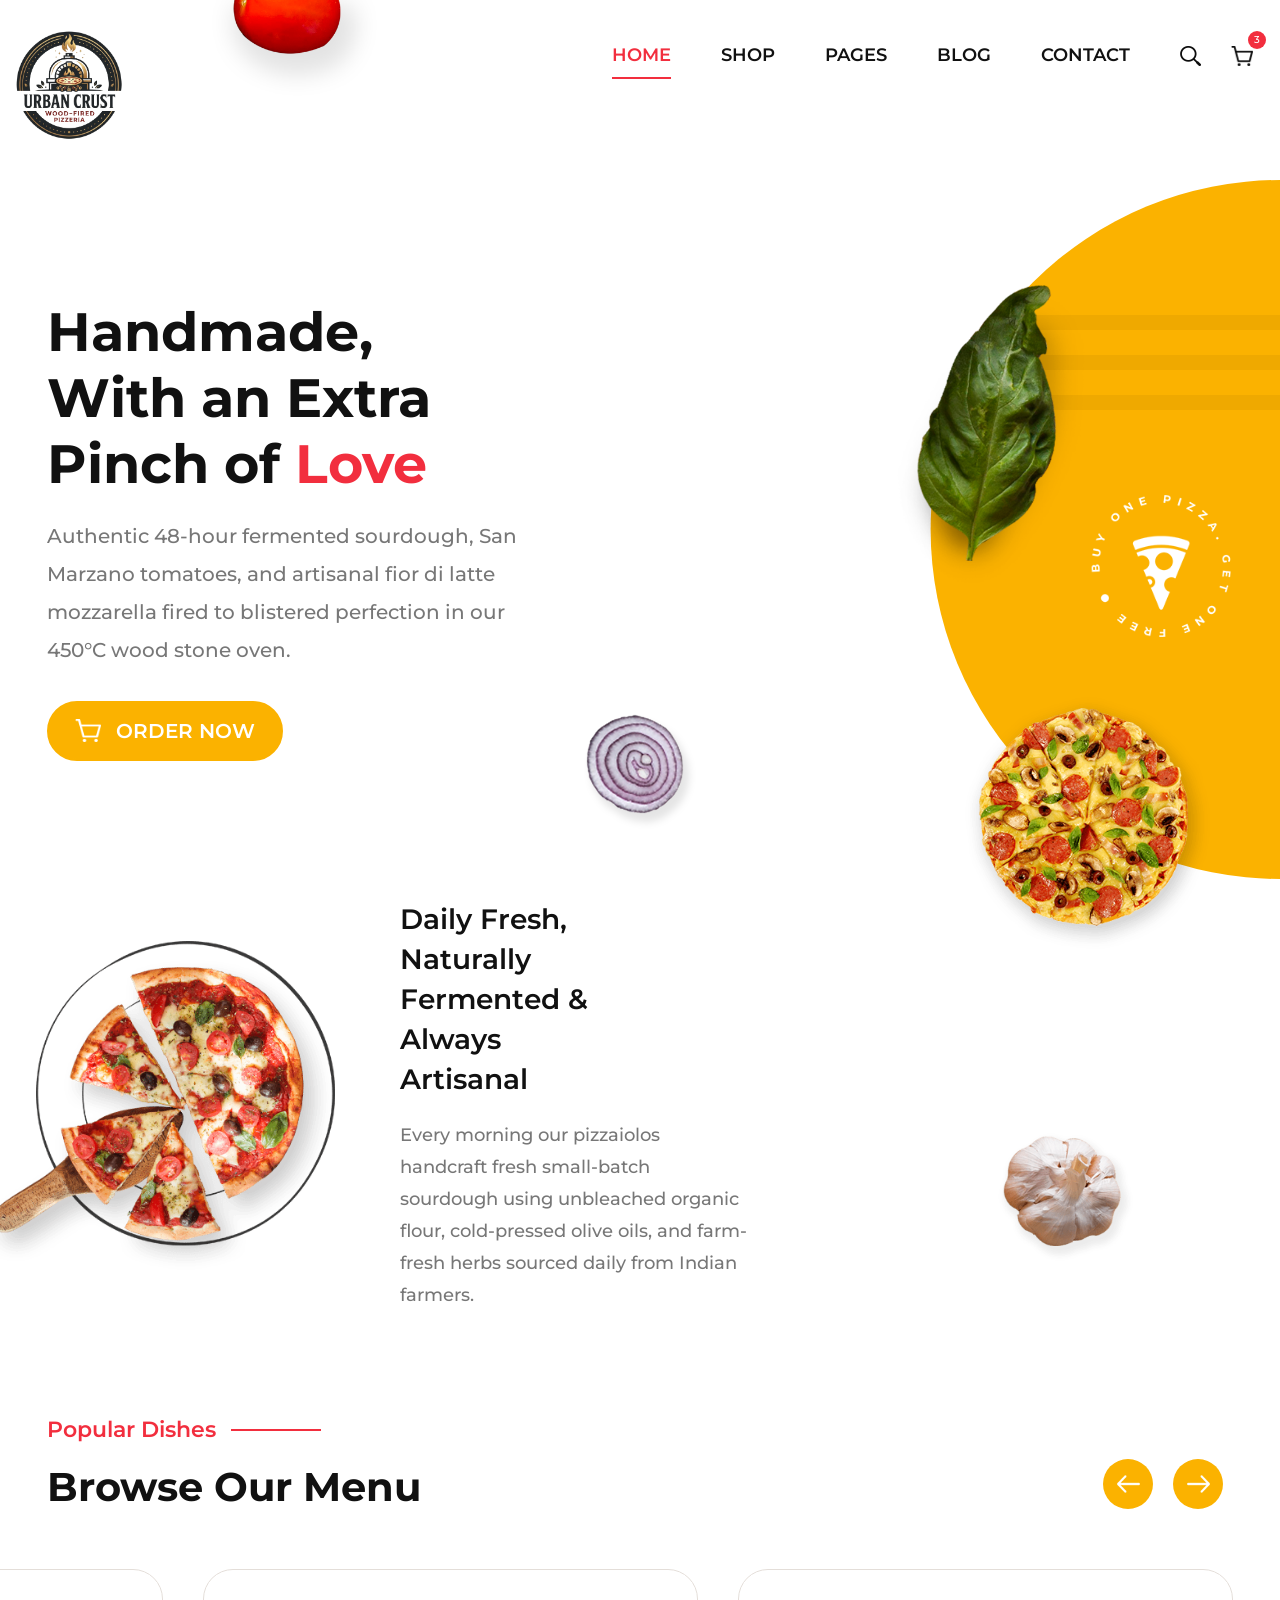
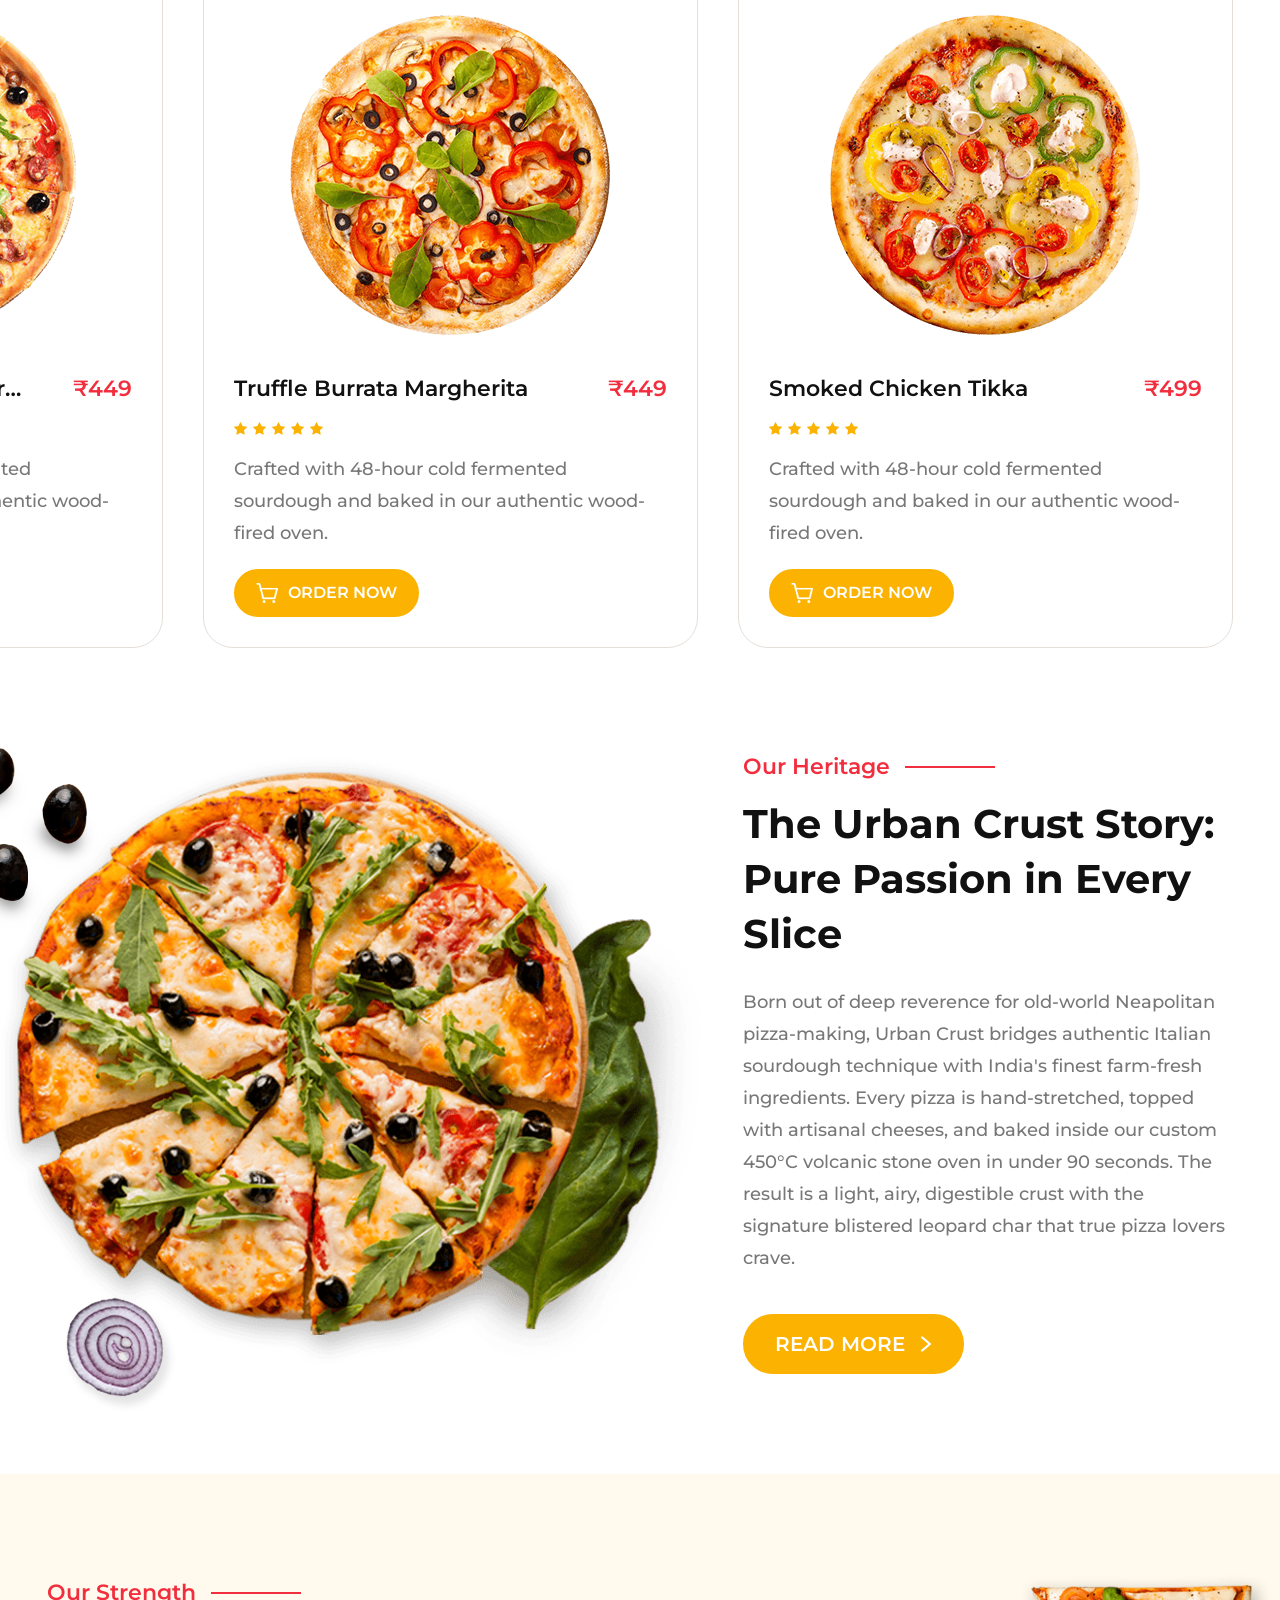
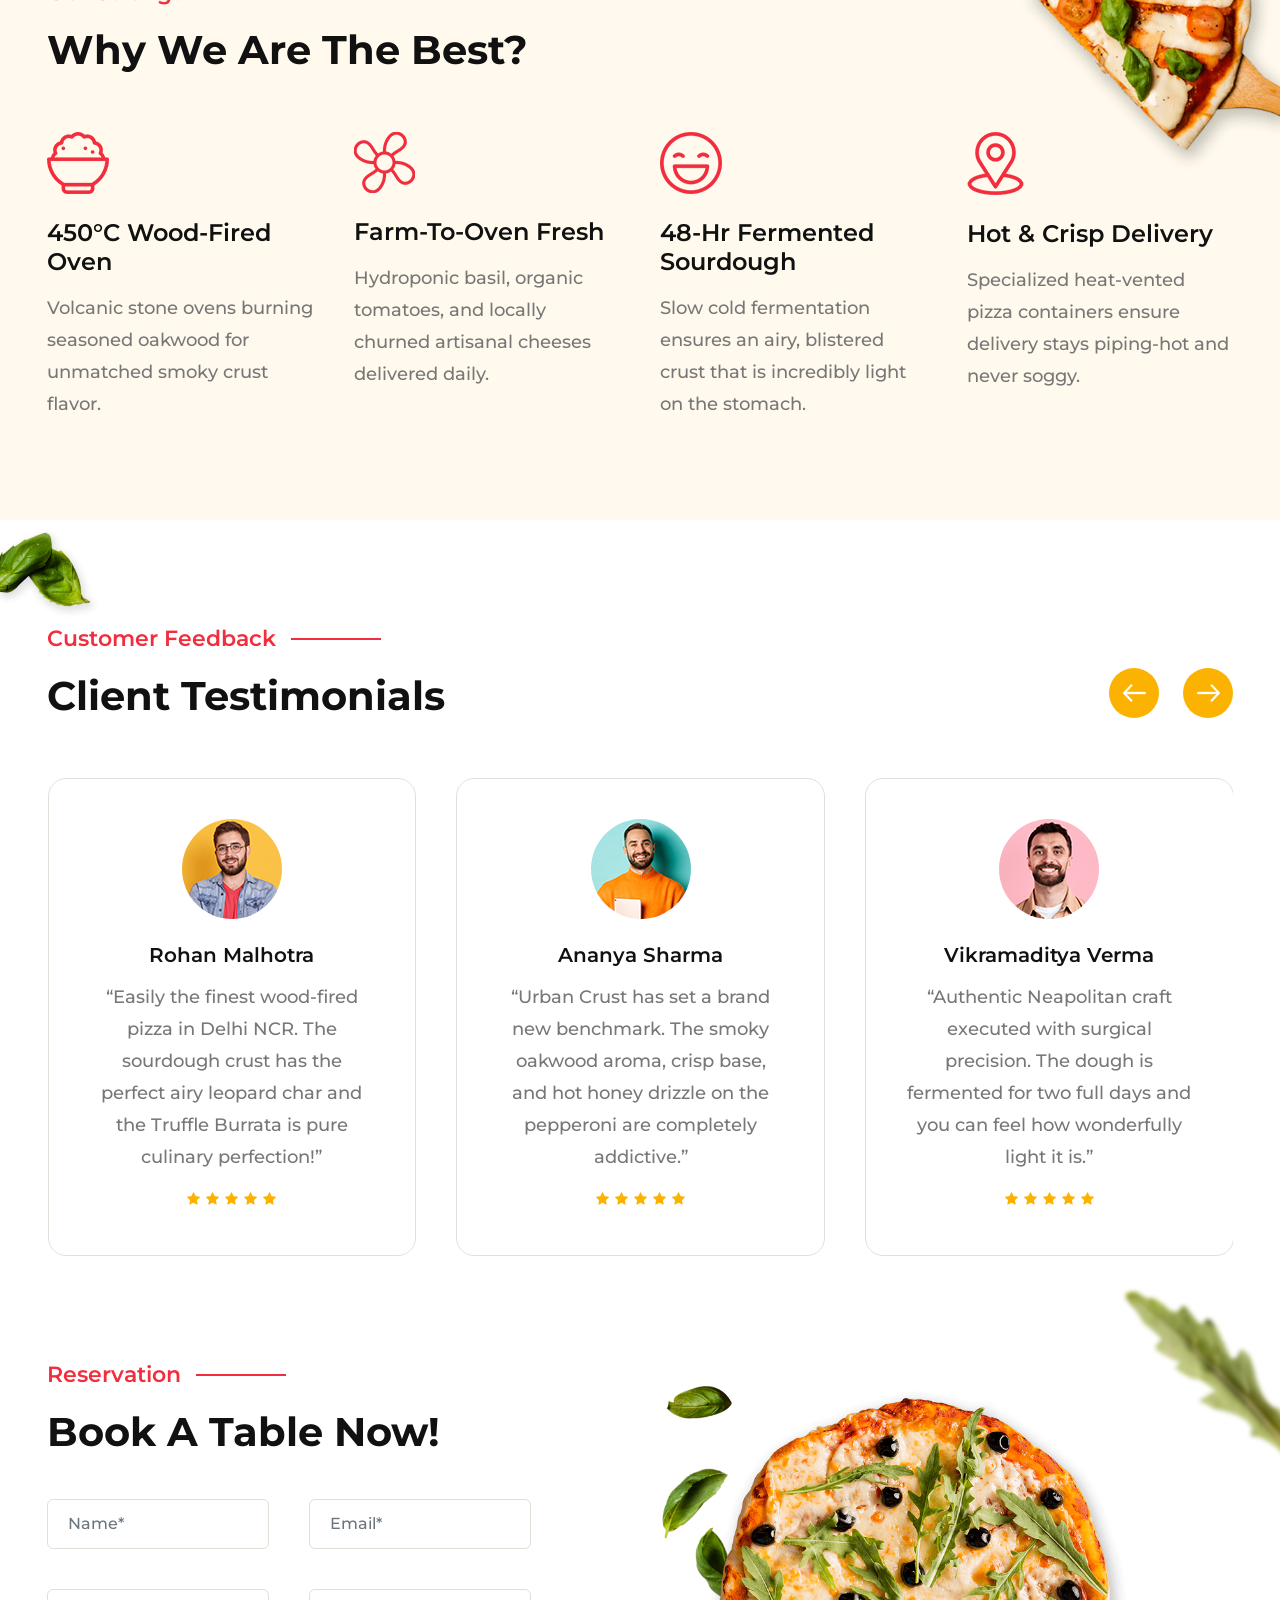
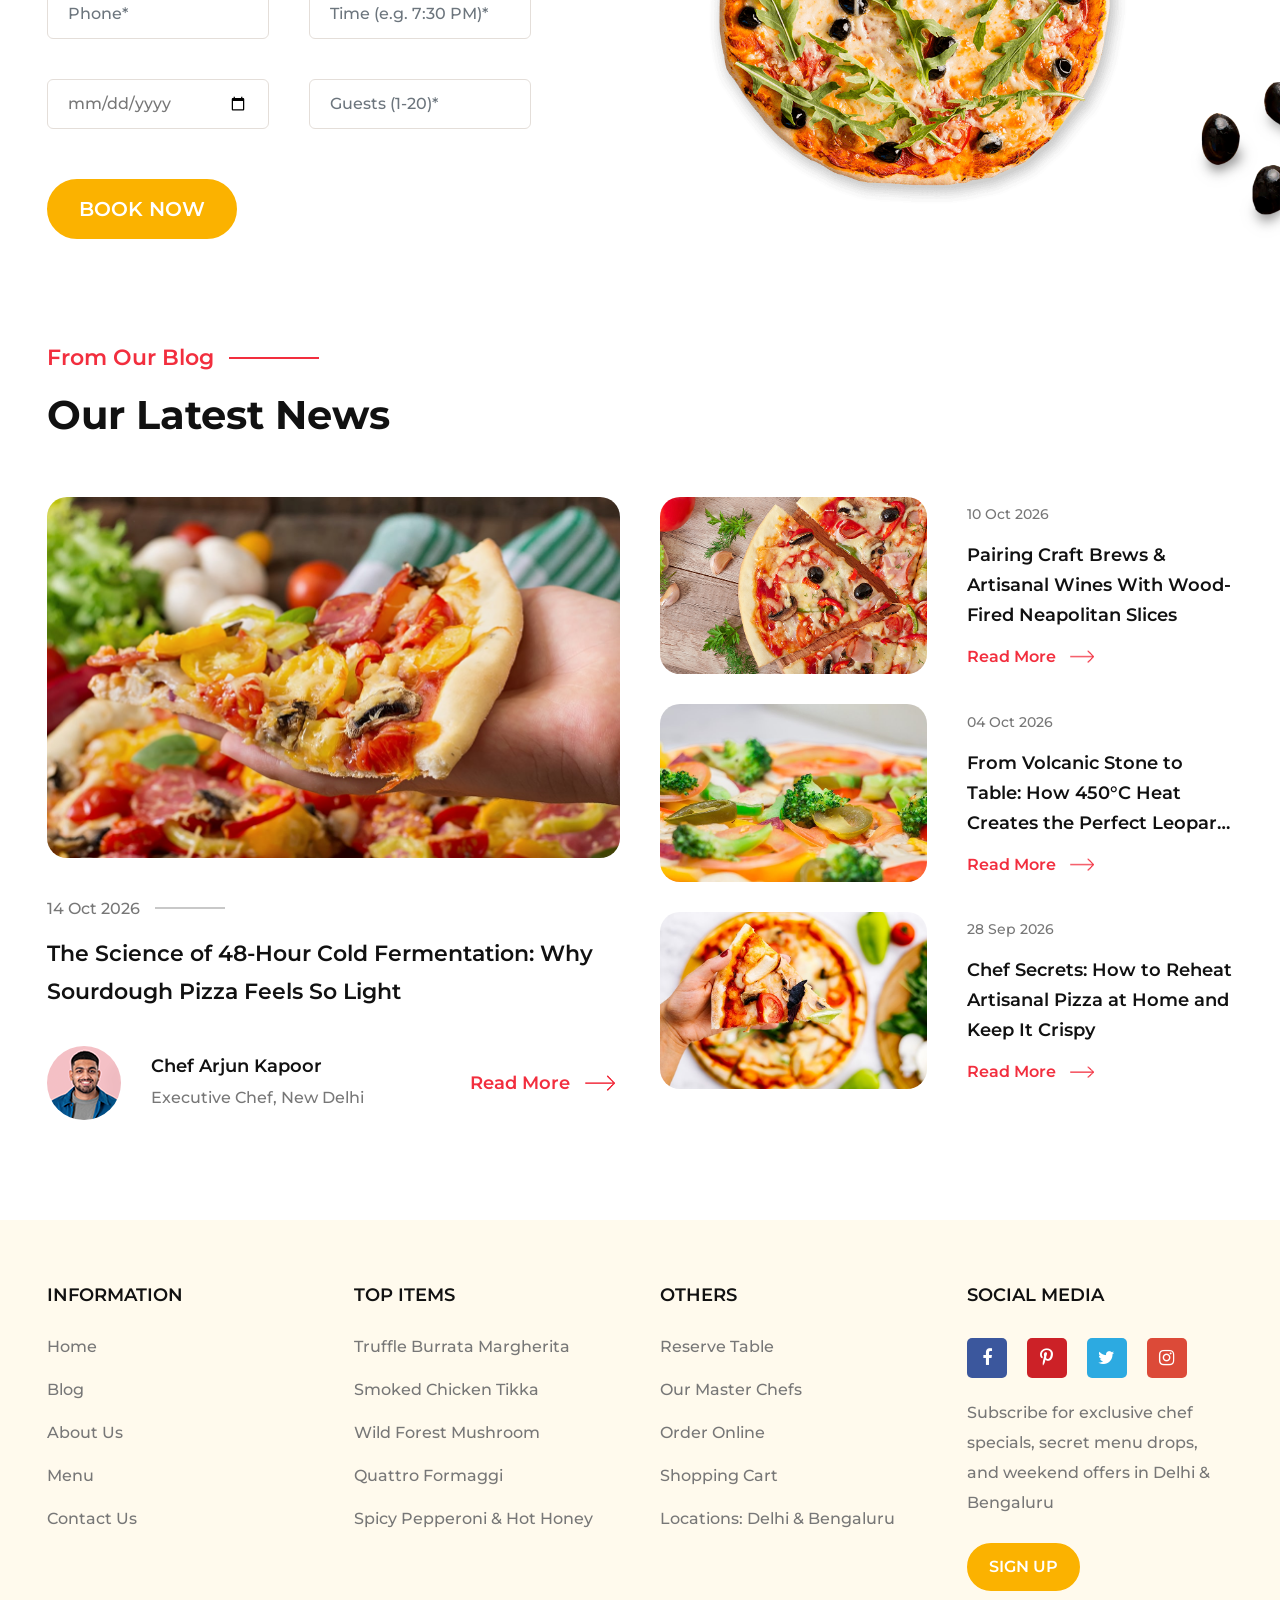
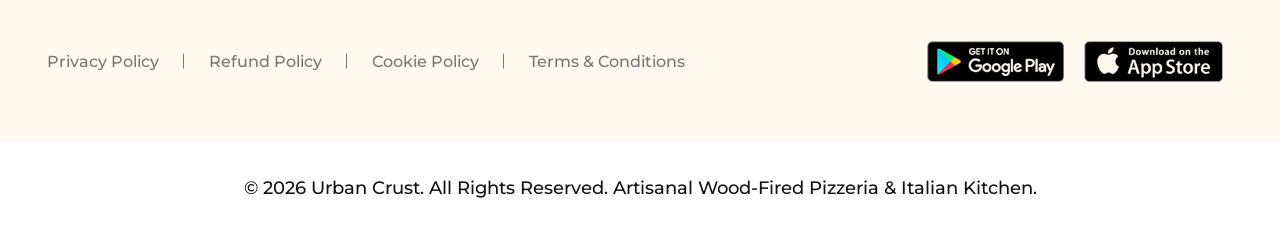
<file: index.html>
<!DOCTYPE html>
<html lang="en">

<head>
	<!-- Basic Page Needs -->
	<title>Urban Crust | Artisanal Wood-Fired Pizzeria & Italian Kitchen</title>
	<meta charset="utf-8">
    <meta name="viewport" content="width=device-width, initial-scale=1.0">
    <meta name="description" content="Urban Crust brings artisanal, 48-hour cold-fermented wood-fired Neapolitan pizzas, craft starters, handmade pastas, and Italian desserts to life in Delhi & Bengaluru.">
    <meta name="theme-color" content="#d93b1e">
    <meta property="og:title" content="Urban Crust | Artisanal Wood-Fired Pizzeria & Italian Kitchen">
    <meta property="og:description" content="Urban Crust brings artisanal, 48-hour cold-fermented wood-fired Neapolitan pizzas, craft starters, handmade pastas, and Italian desserts to life in Delhi & Bengaluru.">
    <meta property="og:type" content="website">
    <meta property="og:image" content="images/banner-img-1.png">


    <!-- CSS -->
    <link type="image/x-icon" href="images/favicon.png" rel="icon">
    <link rel="stylesheet" type="text/css" href="css/font-awesome.min.css">
    <link rel="stylesheet" type="text/css" href="css/bootstrap.min.css">
    <link rel="stylesheet" type="text/css" href="css/owl.carousel.css">
	<link rel="stylesheet" type="text/css" href="css/style.css">
</head>
<body>


	<!-- Preloader Start -->
	<div id="preloader" class="preloader">
		<div class="preloader-box">
			<img src="images/preloader.svg" alt="preloader">
		</div>
	</div>
	<!-- Preloader End -->


	<!-- Header Start -->
	<header>
		<div class="header-vacter">
			<img src="images/header-img.png" alt="Vacter Image">
		</div>
		<div class="container-big">
			<div class="header-inner">
				<div class="row align-items-center">
					<div class="col-xl-3 col-lg-3 col-md-3 col-5">
						<div class="header-logo">
							<a href="index.html"><img src="images/logo.png" alt="Urban Crust Logo"></a>
						</div>
					</div>
					<div class="col-xl-9 col-lg-9 col-md-9 col-7">
						<div class="main-menu">
							<div class="menu-toggle">
		                        <span></span>
		                    </div>
							<div class="menu">
								<div class="sidemenu-header">
									<div class="sidemenu-logo">
										<img src="images/logo.png" alt="Urban Crust Logo">
									</div>
									<div class="sidemenu-close">
										<span></span>
									</div>
								</div>
								<ul>
									<li class="active"><a href="index.html">Home</a></li>
									<li>
										<span class="opener"></span>
										<a href="javascript:void(0)">Shop</a>
										<ul class="dropdown-content">
											<li><a href="shop-list.html">Shop List</a></li>
											<li><a href="shop-detail.html">Shop Detail</a></li>
											<li><a href="cart.html">Cart</a></li>
											<li><a href="checkout.html">Checkout</a></li>
										</ul>
									</li>
									<li>
										<span class="opener"></span>
										<a href="javascript:void(0)">Pages</a>
										<ul class="dropdown-content">
											<li><a href="about.html">About Us</a></li>
											<li><a href="our-menu.html">Our Menu</a></li>
											<li><a href="our-team.html">Our Team</a></li>
											<li><a href="book-now.html">Book Now</a></li>
											<li><a href="404.html">404 Page</a></li>
										</ul>
									</li>
									<li>
										<span class="opener"></span>
										<a href="javascript:void(0)">Blog</a>
										<ul class="dropdown-content">
											<li><a href="blog-right.html">Blog Right</a></li>
											<li><a href="blog-left.html">Blog Left</a></li>
											<li><a href="blog-detail.html">Blog Detail</a></li>
										</ul>
									</li>
									<li><a href="contact-us.html">Contact</a></li>
								</ul>
							</div>
							<div class="icon-menu">
								<ul>
									<li class="search">
										<a href="javascript:void(0)">
											<img src="images/search-icon.png" class="normal-icon" alt="Search Icon">
											<img src="images/search-icon-2.png" class="hover-icon" alt="Search Icon">
										</a>
									</li>
									<li class="cart-slide position-r">
										<a href="javascript:void(0)">
											<img src="images/cart-icon.png" class="normal-icon" alt="Cart Icon">
											<img src="images/cart-icon-2.png" class="hover-icon" alt="Cart Icon">
											<span class="cart-count">0</span>
										</a>
									</li>
								</ul>
							</div>
						</div>
					</div>
				</div>
			</div>
		</div>
	</header>
	<!-- Header End -->


	<!-- Start Of Main Div -->
	<main class="main">

		<!-- Start Of Home Banner -->
		<section class="home-banner left-padding overflow-h">
			<div class="black-jamun wow fadeInLeft animation-delay-5">
				<img src="images/black-jamun.png" alt="Vacter Image">
			</div>
			<div class="home-onion wow fadeInUp animation-delay-5">
				<img src="images/onion.png" alt="Vacter Image">
			</div>
			<div class="row align-items-center">
				<div class="col-xl-5 col-lg-6 col-md-6 home-left-content wow fadeInLeft">
					<div class="home-banner-content">
						<h1 class="home-banner-title">Handmade, With an Extra Pinch of <span>Love</span></h1>
						<div class="home-banner-desc">
							<p>Authentic 48-hour fermented sourdough, San Marzano tomatoes, and artisanal fior di latte mozzarella fired to blistered perfection in our 450°C wood stone oven.</p>
						</div>
						<a href="shop-list.html" class="btn-ct btn-large"><img src="images/cart-icon-white.png" alt="Cart Icon"> Order Now</a>
					</div>
				</div>
				<div class="col-xl-7 col-lg-6 col-md-6 home-right-img">
					<div class="home-banner-img">
						<div class="home-img wow fadeInRight animation-delay-5">
							<div class="home-img-1">
								<img src="images/banner-img.png" alt="banner-img">
							</div>
							<div class="home-leaf">
								<img src="images/home-leaf.png" alt="home-leaf">
							</div>
						</div>
						<div class="home-img-bottom wow fadeInUp animation-delay-5">
							<img src="images/banner-img-bottom.png" alt="banner-img-bottom">
						</div>
						<div class="slider-round-box wow fadeInRight">
							<div class="slider-round">
								<span class="slider-round-line"></span>
								<div class="buy-one-get">
									<img src="images/buy-one-get.png" alt="Vacter Image">
								</div>
							</div>
						</div>
					</div>
				</div>
			</div>
		</section>
		<!-- End Of Home Banner -->


		<!-- Start Of Daily Fresh -->
		<section class="daily-fresh mb-150 overflow-h">
			<div class="daily-fresh-inner">
				<div class="fresh-img wow fadeInLeft">
					<img src="images/daily-fresh.png" alt="Daily Fresh">
				</div>
				<div class="fresh-content wow fadeInUp">
					<h3 class="title">Daily Fresh, Naturally Fermented & Always Artisanal</h3>
					<div class="fresh-des">
						<p>Every morning our pizzaiolos handcraft fresh small-batch sourdough using unbleached organic flour, cold-pressed olive oils, and farm-fresh herbs sourced daily from Indian farmers.</p>
					</div>
				</div>
			</div>
			<div class="daily-fresh-vacter wow fadeInUp animation-delay-5">
				<img src="images/daily-fresh-vacter.png" alt="Vacter icon">
			</div>
		</section>
		<!-- End Of Daily Fresh -->


		<!-- Start Of Our Menu -->
		<section class="our-menu position-r mb-150">
			<div class="our-menu-vacter wow fadeInRight">
				<img src="images/tamato.png" alt="Vacter Image">
			</div>
			<div class="container">
				<div class="section-heading wow fadeInLeft">
					<h5 class="sub-title">Popular Dishes</h5>
					<h2>Browse Our Menu</h2>
				</div>
			</div>
			<div class="wow fadeInLeft">
				<div class="our-menu-content right-padding">
					<div class="menu-slider owl-carousel">
						<div class="menu-item-box rotate-img">
							<div class="menu-item-img">
								<a href="shop-detail.html"><img src="images/pizza-4.png" alt="Menu Image"></a>
							</div>
							<div class="menu-item-info">
								<div class="menu-item-head">
									<div class="menu-item-title">
										<h5><a href="shop-detail.html">Wild Forest Mushroom & Truffle</a></h5>
									</div>
									<div class="menu-item-price">
										<span>₹449</span>
									</div>
								</div>
								<div class="item-rating">
									<ul>
										<li><i class="fa fa-star" aria-hidden="true"></i></li>
										<li><i class="fa fa-star" aria-hidden="true"></i></li>
										<li><i class="fa fa-star" aria-hidden="true"></i></li>
										<li><i class="fa fa-star" aria-hidden="true"></i></li>
										<li><i class="fa fa-star" aria-hidden="true"></i></li>
									</ul>
								</div>
								<div class="menu-item-des">
									<p>Crafted with 48-hour cold fermented sourdough and baked in our authentic wood-fired oven. </p>
								</div>
								<div class="menu-item-order">
									<a href="shop-detail.html" class="btn-ct btn-small"><img src="images/cart-icon-white.png" alt="Cart Icon"> Order Now</a>
								</div>
							</div>
						</div>
						<div class="menu-item-box rotate-img">
							<div class="menu-item-img">
								<a href="shop-detail.html"><img src="images/pizza-1.png" alt="Menu Image"></a>
							</div>
							<div class="menu-item-info">
								<div class="menu-item-head">
									<div class="menu-item-title">
										<h5><a href="shop-detail.html">Truffle Burrata Margherita</a></h5>
									</div>
									<div class="menu-item-price">
										<span>₹449</span>
									</div>
								</div>
								<div class="item-rating">
									<ul>
										<li><i class="fa fa-star" aria-hidden="true"></i></li>
										<li><i class="fa fa-star" aria-hidden="true"></i></li>
										<li><i class="fa fa-star" aria-hidden="true"></i></li>
										<li><i class="fa fa-star" aria-hidden="true"></i></li>
										<li><i class="fa fa-star" aria-hidden="true"></i></li>
									</ul>
								</div>
								<div class="menu-item-des">
									<p>Crafted with 48-hour cold fermented sourdough and baked in our authentic wood-fired oven. </p>
								</div>
								<div class="menu-item-order">
									<a href="shop-detail.html" class="btn-ct btn-small"><img src="images/cart-icon-white.png" alt="Cart Icon"> Order Now</a>
								</div>
							</div>
						</div>
						<div class="menu-item-box rotate-img">
							<div class="menu-item-img">
								<a href="shop-detail.html"><img src="images/pizza-2.png" alt="Menu Image"></a>
							</div>
							<div class="menu-item-info">
								<div class="menu-item-head">
									<div class="menu-item-title">
										<h5><a href="shop-detail.html">Smoked Chicken Tikka</a></h5>
									</div>
									<div class="menu-item-price">
										<span>₹499</span>
									</div>
								</div>
								<div class="item-rating">
									<ul>
										<li><i class="fa fa-star" aria-hidden="true"></i></li>
										<li><i class="fa fa-star" aria-hidden="true"></i></li>
										<li><i class="fa fa-star" aria-hidden="true"></i></li>
										<li><i class="fa fa-star" aria-hidden="true"></i></li>
										<li><i class="fa fa-star" aria-hidden="true"></i></li>
									</ul>
								</div>
								<div class="menu-item-des">
									<p>Crafted with 48-hour cold fermented sourdough and baked in our authentic wood-fired oven. </p>
								</div>
								<div class="menu-item-order">
									<a href="shop-detail.html" class="btn-ct btn-small"><img src="images/cart-icon-white.png" alt="Cart Icon"> Order Now</a>
								</div>
							</div>
						</div>
						<div class="menu-item-box rotate-img">
							<div class="menu-item-img">
								<a href="shop-detail.html"><img src="images/pizza-3.png" alt="Menu Image"></a>
							</div>
							<div class="menu-item-info">
								<div class="menu-item-head">
									<div class="menu-item-title">
										<h5><a href="shop-detail.html">Wild Forest Mushroom & Truffle</a></h5>
									</div>
									<div class="menu-item-price">
										<span>₹479</span>
									</div>
								</div>
								<div class="item-rating">
									<ul>
										<li><i class="fa fa-star" aria-hidden="true"></i></li>
										<li><i class="fa fa-star" aria-hidden="true"></i></li>
										<li><i class="fa fa-star" aria-hidden="true"></i></li>
										<li><i class="fa fa-star" aria-hidden="true"></i></li>
										<li><i class="fa fa-star" aria-hidden="true"></i></li>
									</ul>
								</div>
								<div class="menu-item-des">
									<p>Crafted with 48-hour cold fermented sourdough and baked in our authentic wood-fired oven. </p>
								</div>
								<div class="menu-item-order">
									<a href="shop-detail.html" class="btn-ct btn-small"><img src="images/cart-icon-white.png" alt="Cart Icon"> Order Now</a>
								</div>
							</div>
						</div>
						<div class="menu-item-box rotate-img">
							<div class="menu-item-img">
								<a href="shop-detail.html"><img src="images/pizza-4.png" alt="Menu Image"></a>
							</div>
							<div class="menu-item-info">
								<div class="menu-item-head">
									<div class="menu-item-title">
										<h5><a href="shop-detail.html">Wild Forest Mushroom & Truffle</a></h5>
									</div>
									<div class="menu-item-price">
										<span>₹449</span>
									</div>
								</div>
								<div class="item-rating">
									<ul>
										<li><i class="fa fa-star" aria-hidden="true"></i></li>
										<li><i class="fa fa-star" aria-hidden="true"></i></li>
										<li><i class="fa fa-star" aria-hidden="true"></i></li>
										<li><i class="fa fa-star" aria-hidden="true"></i></li>
										<li><i class="fa fa-star" aria-hidden="true"></i></li>
									</ul>
								</div>
								<div class="menu-item-des">
									<p>Crafted with 48-hour cold fermented sourdough and baked in our authentic wood-fired oven. </p>
								</div>
								<div class="menu-item-order">
									<a href="shop-detail.html" class="btn-ct btn-small"><img src="images/cart-icon-white.png" alt="Cart Icon"> Order Now</a>
								</div>
							</div>
						</div>
						<div class="menu-item-box rotate-img">
							<div class="menu-item-img">
								<a href="shop-detail.html"><img src="images/pizza-1.png" alt="Menu Image"></a>
							</div>
							<div class="menu-item-info">
								<div class="menu-item-head">
									<div class="menu-item-title">
										<h5><a href="shop-detail.html">Truffle Burrata Margherita</a></h5>
									</div>
									<div class="menu-item-price">
										<span>₹449</span>
									</div>
								</div>
								<div class="item-rating">
									<ul>
										<li><i class="fa fa-star" aria-hidden="true"></i></li>
										<li><i class="fa fa-star" aria-hidden="true"></i></li>
										<li><i class="fa fa-star" aria-hidden="true"></i></li>
										<li><i class="fa fa-star" aria-hidden="true"></i></li>
										<li><i class="fa fa-star" aria-hidden="true"></i></li>
									</ul>
								</div>
								<div class="menu-item-des">
									<p>Crafted with 48-hour cold fermented sourdough and baked in our authentic wood-fired oven. </p>
								</div>
								<div class="menu-item-order">
									<a href="shop-detail.html" class="btn-ct btn-small"><img src="images/cart-icon-white.png" alt="Cart Icon"> Order Now</a>
								</div>
							</div>
						</div>
						<div class="menu-item-box rotate-img">
							<div class="menu-item-img">
								<a href="shop-detail.html"><img src="images/pizza-2.png" alt="Menu Image"></a>
							</div>
							<div class="menu-item-info">
								<div class="menu-item-head">
									<div class="menu-item-title">
										<h5><a href="shop-detail.html">Smoked Chicken Tikka</a></h5>
									</div>
									<div class="menu-item-price">
										<span>₹499</span>
									</div>
								</div>
								<div class="item-rating">
									<ul>
										<li><i class="fa fa-star" aria-hidden="true"></i></li>
										<li><i class="fa fa-star" aria-hidden="true"></i></li>
										<li><i class="fa fa-star" aria-hidden="true"></i></li>
										<li><i class="fa fa-star" aria-hidden="true"></i></li>
										<li><i class="fa fa-star" aria-hidden="true"></i></li>
									</ul>
								</div>
								<div class="menu-item-des">
									<p>Crafted with 48-hour cold fermented sourdough and baked in our authentic wood-fired oven. </p>
								</div>
								<div class="menu-item-order">
									<a href="shop-detail.html" class="btn-ct btn-small"><img src="images/cart-icon-white.png" alt="Cart Icon"> Order Now</a>
								</div>
							</div>
						</div>
						<div class="menu-item-box rotate-img">
							<div class="menu-item-img">
								<a href="shop-detail.html"><img src="images/pizza-3.png" alt="Menu Image"></a>
							</div>
							<div class="menu-item-info">
								<div class="menu-item-head">
									<div class="menu-item-title">
										<h5><a href="shop-detail.html">Wild Forest Mushroom & Truffle</a></h5>
									</div>
									<div class="menu-item-price">
										<span>₹479</span>
									</div>
								</div>
								<div class="item-rating">
									<ul>
										<li><i class="fa fa-star" aria-hidden="true"></i></li>
										<li><i class="fa fa-star" aria-hidden="true"></i></li>
										<li><i class="fa fa-star" aria-hidden="true"></i></li>
										<li><i class="fa fa-star" aria-hidden="true"></i></li>
										<li><i class="fa fa-star" aria-hidden="true"></i></li>
									</ul>
								</div>
								<div class="menu-item-des">
									<p>Crafted with 48-hour cold fermented sourdough and baked in our authentic wood-fired oven. </p>
								</div>
								<div class="menu-item-order">
									<a href="shop-detail.html" class="btn-ct btn-small"><img src="images/cart-icon-white.png" alt="Cart Icon"> Order Now</a>
								</div>
							</div>
						</div>
					</div>
				</div>
			</div>
		</section>
		<!-- End Of Our Menu -->


		<!-- Start Of Our Story -->
		<section class="our-story right-padding position-r mb-150 overflow-h">
			<div class="black-jamun wow fadeInLeft animation-delay-5">
				<img src="images/black-jamun.png" alt="Vacter Image">
			</div>
			<div class="story-onion wow fadeInUp">
				<img src="images/onion.png" alt="Vacter Image">
			</div>
			<div class="our-story-inner">
				<div class="row align-items-center">
					<div class="col-xl-7 col-lg-7 col-md-12 wow fadeInLeft order-md_2">
						<div class="story-img text-center">
							<img src="images/our-story.png" alt="Our Story">
						</div>
					</div>
					<div class="col-xl-5 col-lg-5 col-md-12 wow fadeInRight order-md_1">
						<div class="section-heading section-heading-right">
							<h5 class="sub-title">Our Heritage</h5>
							<h2>The Urban Crust Story: Pure Passion in Every Slice</h2>
						</div>
						<div class="story-content md-mb-40">
							<div class="our-story-desc">
								<p>Born out of deep reverence for old-world Neapolitan pizza-making, Urban Crust bridges authentic Italian sourdough technique with India's finest farm-fresh ingredients. Every pizza is hand-stretched, topped with artisanal cheeses, and baked inside our custom 450°C volcanic stone oven in under 90 seconds. The result is a light, airy, digestible crust with the signature blistered leopard char that true pizza lovers crave.</p>
							</div>
							<a href="about.html" class="btn-ct right-arrow">Read More <img src="images/right.png" alt="right icon"></a>
						</div>
					</div>
				</div>
			</div>
		</section>
		<!-- End Of Our Story -->


		<!-- Start Of Our Strength -->
		<section class="our-strength position-r pt-150 pb-120 mb-150 bg-yellow overflow-h">
			<div class="strength-vacter wow fadeInRight animation-delay-5">
				<img src="images/strength-vacter.png" alt="Vacter Image">
			</div>
			<div class="container">
				<div class="section-heading wow fadeInUp">
					<h5 class="sub-title">Our Strength</h5>
					<h2>Why We Are The Best?</h2>
				</div>
				<div class="row">
					<div class="col-xl-3 col-lg-6 col-md-6 strength-box wow fadeInUp">
						<div class="strength-icon">
							<img src="images/all-kinds-of-foods.png" alt="All kinds of Foods">
						</div>
						<div class="strength-content">
							<h4 class="strength-title">450°C Wood-Fired Oven</h4>
							<p>Volcanic stone ovens burning seasoned oakwood for unmatched smoky crust flavor.</p>
						</div>
					</div>
					<div class="col-xl-3 col-lg-6 col-md-6 strength-box wow fadeInUp">
						<div class="strength-icon">
							<img src="images/fresh-foods.png" alt="Fresh Foods">
						</div>
						<div class="strength-content">
							<h4 class="strength-title">Farm-To-Oven Fresh</h4>
							<p>Hydroponic basil, organic tomatoes, and locally churned artisanal cheeses delivered daily.</p>
						</div>
					</div>
					<div class="col-xl-3 col-lg-6 col-md-6 strength-box wow fadeInUp">
						<div class="strength-icon">
							<img src="images/best-taste.png" alt="Best Taste">
						</div>
						<div class="strength-content">
							<h4 class="strength-title">48-Hr Fermented Sourdough</h4>
							<p>Slow cold fermentation ensures an airy, blistered crust that is incredibly light on the stomach.</p>
						</div>
					</div>
					<div class="col-xl-3 col-lg-6 col-md-6 strength-box wow fadeInUp">
						<div class="strength-icon">
							<img src="images/on-time-delivery.png" alt="On Time Delivery">
						</div>
						<div class="strength-content">
							<h4 class="strength-title">Hot & Crisp Delivery</h4>
							<p>Specialized heat-vented pizza containers ensure delivery stays piping-hot and never soggy.</p>
						</div>
					</div>
				</div>
			</div>
		</section>
		<!-- End Of Our Strength -->


		<!-- Start Of Feedback Part -->
		<section class="feeddback-part position-r mb-150 overflow-h">
			<div class="feeddback-vacter wow fadeInLeft animation-delay-5">
				<img src="images/leaf.png" alt="Vacter Image">
			</div>
			<div class="container">
				<div class="section-heading wow fadeInUp">
					<h5 class="sub-title">Customer Feedback</h5>
					<h2>Client Testimonials</h2>
				</div>

				<div class="testimonials-slider owl-carousel wow fadeInUp">
					<div class="testimonial-box">
						<div class="client-image">
							<img src="images/client-1.jpg" alt="Rohan Malhotra">
						</div>
						<div class="client-info">
							<div class="client-name">Rohan Malhotra</div>
							<div class="client-desc">
								<p>“Easily the finest wood-fired pizza in Delhi NCR. The sourdough crust has the perfect airy leopard char and the Truffle Burrata is pure culinary perfection!”</p>
							</div>
							<div class="testimonial-rating">
								<ul>
									<li><i class="fa fa-star" aria-hidden="true"></i></li>
									<li><i class="fa fa-star" aria-hidden="true"></i></li>
									<li><i class="fa fa-star" aria-hidden="true"></i></li>
									<li><i class="fa fa-star" aria-hidden="true"></i></li>
									<li><i class="fa fa-star" aria-hidden="true"></i></li>
								</ul>
							</div>
						</div>
					</div>
					<div class="testimonial-box">
						<div class="client-image">
							<img src="images/client-2.jpg" alt="Ananya Sharma">
						</div>
						<div class="client-info">
							<div class="client-name">Ananya Sharma</div>
							<div class="client-desc">
								<p>“Urban Crust has set a brand new benchmark. The smoky oakwood aroma, crisp base, and hot honey drizzle on the pepperoni are completely addictive.”</p>
							</div>
							<div class="testimonial-rating">
								<ul>
									<li><i class="fa fa-star" aria-hidden="true"></i></li>
									<li><i class="fa fa-star" aria-hidden="true"></i></li>
									<li><i class="fa fa-star" aria-hidden="true"></i></li>
									<li><i class="fa fa-star" aria-hidden="true"></i></li>
									<li><i class="fa fa-star" aria-hidden="true"></i></li>
								</ul>
							</div>
						</div>
					</div>
					<div class="testimonial-box">
						<div class="client-image">
							<img src="images/client-3.jpg" alt="Vikramaditya Verma">
						</div>
						<div class="client-info">
							<div class="client-name">Vikramaditya Verma</div>
							<div class="client-desc">
								<p>“Authentic Neapolitan craft executed with surgical precision. The dough is fermented for two full days and you can feel how wonderfully light it is.”</p>
							</div>
							<div class="testimonial-rating">
								<ul>
									<li><i class="fa fa-star" aria-hidden="true"></i></li>
									<li><i class="fa fa-star" aria-hidden="true"></i></li>
									<li><i class="fa fa-star" aria-hidden="true"></i></li>
									<li><i class="fa fa-star" aria-hidden="true"></i></li>
									<li><i class="fa fa-star" aria-hidden="true"></i></li>
								</ul>
							</div>
						</div>
					</div>
					<div class="testimonial-box">
						<div class="client-image">
							<img src="images/client-4.jpg" alt="Pooja Iyer">
						</div>
						<div class="client-info">
							<div class="client-name">Pooja Iyer</div>
							<div class="client-desc">
								<p>“Unbelievable taste and lightning-fast delivery! We ordered six pizzas for a family reunion in Indiranagar and every single slice was devoured in minutes.”</p>
							</div>
							<div class="testimonial-rating">
								<ul>
									<li><i class="fa fa-star" aria-hidden="true"></i></li>
									<li><i class="fa fa-star" aria-hidden="true"></i></li>
									<li><i class="fa fa-star" aria-hidden="true"></i></li>
									<li><i class="fa fa-star" aria-hidden="true"></i></li>
									<li><i class="fa fa-star" aria-hidden="true"></i></li>
								</ul>
							</div>
						</div>
					</div>
					<div class="testimonial-box">
						<div class="client-image">
							<img src="images/client-1.jpg" alt="Rohan Malhotra">
						</div>
						<div class="client-info">
							<div class="client-name">Rohan Malhotra</div>
							<div class="client-desc">
								<p>“Easily the finest wood-fired pizza in Delhi NCR. The sourdough crust has the perfect airy leopard char and the Truffle Burrata is pure culinary perfection!”</p>
							</div>
							<div class="testimonial-rating">
								<ul>
									<li><i class="fa fa-star" aria-hidden="true"></i></li>
									<li><i class="fa fa-star" aria-hidden="true"></i></li>
									<li><i class="fa fa-star" aria-hidden="true"></i></li>
									<li><i class="fa fa-star" aria-hidden="true"></i></li>
									<li><i class="fa fa-star" aria-hidden="true"></i></li>
								</ul>
							</div>
						</div>
					</div>
					<div class="testimonial-box">
						<div class="client-image">
							<img src="images/client-2.jpg" alt="Ananya Sharma">
						</div>
						<div class="client-info">
							<div class="client-name">Ananya Sharma</div>
							<div class="client-desc">
								<p>“Urban Crust has set a brand new benchmark. The smoky oakwood aroma, crisp base, and hot honey drizzle on the pepperoni are completely addictive.”</p>
							</div>
							<div class="testimonial-rating">
								<ul>
									<li><i class="fa fa-star" aria-hidden="true"></i></li>
									<li><i class="fa fa-star" aria-hidden="true"></i></li>
									<li><i class="fa fa-star" aria-hidden="true"></i></li>
									<li><i class="fa fa-star" aria-hidden="true"></i></li>
									<li><i class="fa fa-star" aria-hidden="true"></i></li>
								</ul>
							</div>
						</div>
					</div>
					<div class="testimonial-box">
						<div class="client-image">
							<img src="images/client-3.jpg" alt="Vikramaditya Verma">
						</div>
						<div class="client-info">
							<div class="client-name">Vikramaditya Verma</div>
							<div class="client-desc">
								<p>“Authentic Neapolitan craft executed with surgical precision. The dough is fermented for two full days and you can feel how wonderfully light it is.”</p>
							</div>
							<div class="testimonial-rating">
								<ul>
									<li><i class="fa fa-star" aria-hidden="true"></i></li>
									<li><i class="fa fa-star" aria-hidden="true"></i></li>
									<li><i class="fa fa-star" aria-hidden="true"></i></li>
									<li><i class="fa fa-star" aria-hidden="true"></i></li>
									<li><i class="fa fa-star" aria-hidden="true"></i></li>
								</ul>
							</div>
						</div>
					</div>
					<div class="testimonial-box">
						<div class="client-image">
							<img src="images/client-4.jpg" alt="Pooja Iyer">
						</div>
						<div class="client-info">
							<div class="client-name">Pooja Iyer</div>
							<div class="client-desc">
								<p>“Unbelievable taste and lightning-fast delivery! We ordered six pizzas for a family reunion in Indiranagar and every single slice was devoured in minutes.”</p>
							</div>
							<div class="testimonial-rating">
								<ul>
									<li><i class="fa fa-star" aria-hidden="true"></i></li>
									<li><i class="fa fa-star" aria-hidden="true"></i></li>
									<li><i class="fa fa-star" aria-hidden="true"></i></li>
									<li><i class="fa fa-star" aria-hidden="true"></i></li>
									<li><i class="fa fa-star" aria-hidden="true"></i></li>
								</ul>
							</div>
						</div>
					</div>
				</div>
			</div>
		</section>
		<!-- End Of Feedback Part -->


		<!-- Start Of Reservation Part -->
		<section class="reservation-part left-padding mb-150 position-r overflow-h">
			<div class="row align-items-center">
				<div class="col-xl-5 col-lg-6 col-md-12">
					<div class="section-heading section-heading-left wow fadeInLeft">
						<h5 class="sub-title">Reservation</h5>
						<h2>Book A Table Now!</h2>
					</div>
					<form class="book-form md-mb-40 wow fadeInLeft">
						<div class="row">
							<div class="col-xl-6 col-lg-6 col-md-6">
								<div class="form-group">
									<input type="text" name="name" class="form-control" placeholder="Name*" aria-label="Full Name" required>
								</div>
							</div>
							<div class="col-xl-6 col-lg-6 col-md-6">
								<div class="form-group">
									<input type="email" name="email" class="form-control" placeholder="Email*" aria-label="Email Address" required>
								</div>
							</div>
							<div class="col-xl-6 col-lg-6 col-md-6">
								<div class="form-group">
									<input type="tel" name="phone" class="form-control" placeholder="Phone*" aria-label="Phone Number" required>
								</div>
							</div>
							<div class="col-xl-6 col-lg-6 col-md-6">
								<div class="form-group">
									<input type="text" name="time" class="form-control" placeholder="Time (e.g. 7:30 PM)*" aria-label="Reservation Time" required>
								</div>
							</div>
							<div class="col-xl-6 col-lg-6 col-md-6">
								<div class="form-group">
									<input type="date" name="date" class="form-control" placeholder="Date*" aria-label="Reservation Date" required>
								</div>
							</div>
							<div class="col-xl-6 col-lg-6 col-md-6">
								<div class="form-group">
									<input type="number" name="guest" min="1" max="20" class="form-control" placeholder="Guests (1-20)*" aria-label="Number of Guests" required>
								</div>
							</div>
							<div class="form-button">
								<button class="btn-ct">Book Now</button>
							</div>
						</div>
					</form>
				</div>
				<div class="col-xl-7 col-lg-6 col-md-12 text-center">
					<div class="reservation-pizza position-r wow fadeInRight">
						<div class="book-leaf book-leaf-1">
							<img src="images/leaf-1.png" alt="Leaf">
						</div>
						<div class="book-leaf book-leaf-2">
							<img src="images/leaf-2.png" alt="Leaf">
						</div>
						<div class="book-leaf book-leaf-3">
							<img src="images/leaf-3.png" alt="Leaf">
						</div>
						<img src="images/reservation-pizza.png" class="position-r" alt="Pizza">
					</div>
				</div>
			</div>
			<div class="book-jamun wow fadeInRight animation-delay-5">
				<img src="images/book-jamun.png" alt="Jamun">
			</div>
			<div class="book-leaf-big wow fadeInRight animation-delay-5">
				<img src="images/book-leaf.png" alt="Leaf">
			</div>
		</section>
		<!-- End Of Reservation Part -->


		<!-- Start Of Our Blog -->
		<section class="our-blog mb-150 overflow-h">
			<div class="container">
				<div class="section-heading wow fadeInUp">
					<h5 class="sub-title">From Our Blog</h5>
					<h2>Our Latest News</h2>
				</div>
				<div class="row">
					<div class="col-xl-6 col-lg-6 col-md-12">
						<div class="blog-singel-list wow fadeInLeft">
							<div class="blog-img">
								<a href="blog-detail.html"><img src="images/blog-1.jpg" alt="Blog Image"></a>
							</div>
							<div class="blog-list-content">
								<div class="blog-date"><span>14 Oct 2026</span></div>
								<h5 class="blog-title"><a href="blog-detail.html">The Science of 48-Hour Cold Fermentation: Why Sourdough Pizza Feels So Light</a></h5>
								<div class="blog-author">
									<div class="author">
										<div class="author-detail">
											<div class="author-img">
												<img src="images/blog-author.png" alt="Chef Arjun Kapoor">
											</div>
											<div class="author-name">
												<h6>Chef Arjun Kapoor</h6>
												<span class="author-location">Executive Chef, New Delhi</span>
											</div>
										</div>
									</div>
									<div class="read-link">
										<a href="blog-detail.html" class="read-more">Read More <img src="images/right-arrow-red.png" alt="Right Arrow"></a>
									</div>
								</div>
							</div>
						</div>
					</div>
					<div class="col-xl-6 col-lg-6 col-md-12">
						<div class="blog-list-box wow fadeInRight">
							<div class="blog-list-row">
								<div class="row align-items-center">
									<div class="col-xl-6 col-lg-7 col-md-12">
										<div class="blog-img">
											<a href="blog-detail.html"><img src="images/blog-2.jpg" alt="Blog Image"></a>
										</div>
									</div>
									<div class="col-xl-6 col-lg-5 col-md-12">
										<div class="blog-date"><span>10 Oct 2026</span></div>
										<h6 class="blog-title"><a href="blog-detail.html">Pairing Craft Brews & Artisanal Wines With Wood-Fired Neapolitan Slices</a></h6>
										<a href="blog-detail.html" class="read-more">Read More <img src="images/right-arrow-red.png" alt="Right Arrow"></a>
									</div>
								</div>
							</div>
							<div class="blog-list-row">
								<div class="row align-items-center">
									<div class="col-xl-6 col-lg-7 col-md-12">
										<div class="blog-img">
											<a href="blog-detail.html"><img src="images/blog-3.jpg" alt="Blog Image"></a>
										</div>
									</div>
									<div class="col-xl-6 col-lg-5 col-md-12">
										<div class="blog-date"><span>04 Oct 2026</span></div>
										<h6 class="blog-title"><a href="blog-detail.html">From Volcanic Stone to Table: How 450°C Heat Creates the Perfect Leopard Crust</a></h6>
										<a href="blog-detail.html" class="read-more">Read More <img src="images/right-arrow-red.png" alt="Right Arrow"></a>
									</div>
								</div>
							</div>
							<div class="blog-list-row">
								<div class="row align-items-center">
									<div class="col-xl-6 col-lg-7 col-md-12">
										<div class="blog-img">
											<a href="blog-detail.html"><img src="images/blog-4.jpg" alt="Blog Image"></a>
										</div>
									</div>
									<div class="col-xl-6 col-lg-5 col-md-12">
										<div class="blog-date"><span>28 Sep 2026</span></div>
										<h6 class="blog-title"><a href="blog-detail.html">Chef Secrets: How to Reheat Artisanal Pizza at Home and Keep It Crispy</a></h6>
										<a href="blog-detail.html" class="read-more">Read More <img src="images/right-arrow-red.png" alt="Right Arrow"></a>
									</div>
								</div>
							</div>
						</div>
					</div>
				</div>
			</div>
		</section>
		<!-- End Of Our Blog -->

	</main>
	<!-- End Of Main Div -->


	<!-- Start Of Footer -->
	<footer>
		<div class="footer ptb-100 bg-yellow position-r overflow-h">
			<div class="footer-pattern-1 wow fadeInLeft animation-delay-5">
				<img src="images/logo.png" alt="Urban Crust Logo">
			</div>
			<div class="footer-pattern-2 wow fadeInRight animation-delay-5">
				<img src="images/footer-pattern.png" alt="footer-pattern">
			</div>
			<div class="container">
				<div class="row">
					<div class="col-xl-3 col-lg-6 col-md-6 footer-box wow fadeInUp">
						<h6 class="footer-title text-uppercase">Information</h6>
						<ul class="footer-menu">
							<li><a href="index.html">Home</a></li>
							<li><a href="blog-left.html">Blog</a></li>
							<li><a href="about.html">About Us</a></li>
							<li><a href="our-menu.html">Menu</a></li>
							<li><a href="contact-us.html">Contact Us</a></li>
						</ul>
					</div>
					<div class="col-xl-3 col-lg-6 col-md-6 footer-box wow fadeInUp">
						<h6 class="footer-title text-uppercase">Top Items</h6>
						<ul class="footer-menu">
							<li><a href="shop-list.html">Truffle Burrata Margherita</a></li>
							<li><a href="shop-list.html">Smoked Chicken Tikka</a></li>
							<li><a href="shop-list.html">Wild Forest Mushroom</a></li>
							<li><a href="shop-list.html">Quattro Formaggi</a></li>
							<li><a href="shop-list.html">Spicy Pepperoni & Hot Honey</a></li>
						</ul>
					</div>
					<div class="col-xl-3 col-lg-6 col-md-6 footer-box wow fadeInUp">
						<h6 class="footer-title text-uppercase">Others</h6>
						<ul class="footer-menu">
							<li><a href="book-now.html">Reserve Table</a></li>
							<li><a href="our-team.html">Our Master Chefs</a></li>
							<li><a href="shop-list.html">Order Online</a></li>
							<li><a href="cart.html">Shopping Cart</a></li>
							<li><a href="contact-us.html">Locations: Delhi & Bengaluru</a></li>
						</ul>
					</div>
					<div class="col-xl-3 col-lg-6 col-md-6 footer-box wow fadeInUp">
						<h6 class="footer-title text-uppercase">Social Media</h6>
						<ul class="footer-social">
							<li><a href="#" class="facebook"><i class="fa fa-facebook" aria-hidden="true"></i></a></li>
							<li><a href="#" class="pinterest"><i class="fa fa-pinterest-p" aria-hidden="true"></i></a></li>
							<li><a href="#" class="twitter"><i class="fa fa-twitter" aria-hidden="true"></i></a></li>
							<li><a href="#" class="instagram"><i class="fa fa-instagram" aria-hidden="true"></i></a></li>
						</ul>
						<div class="footer-offers-text">
							<p>Subscribe for exclusive chef specials, secret menu drops, and weekend offers in Delhi & Bengaluru</p>
						</div>
						<div class="footer-sign-up">
							<a href="#" class="btn-ct btn-small">Sign Up</a>
						</div>
					</div>
					<div class="col-xl-12 col-lg-12 col-md-12 terms-menu">
						<div class="row align-items-center">
							<div class="col-xl-8 col-lg-9 col-md-12 wow fadeInLeft">
								<ul class="policy-menu">
									<li><a href="#">Privacy Policy</a></li>
									<li><a href="#">Refund Policy</a></li>
									<li><a href="#">Cookie Policy</a></li>
									<li><a href="#">Terms & Conditions</a></li>
								</ul>
							</div>
							<div class="col-xl-4 col-lg-3 col-md-12 wow fadeInRight">
								<ul class="app-list">
									<li><a href="#"><img src="images/google-play.png" alt="Google Play"></a></li>
									<li><a href="#"><img src="images/app-stor.png" alt="App Store"></a></li>
								</ul>
							</div>
						</div>
					</div>
				</div>
			</div>
		</div>
		<div class="copyright">
			<div class="container">
				<div class="text-center">
					<p>&#169; 2026 Urban Crust. All Rights Reserved. Artisanal Wood-Fired Pizzeria & Italian Kitchen.</p>
				</div>
			</div>
		</div>
	</footer>
	<!-- End Of Footer -->


	<!-- Start Of Search Popup -->
	<div class="search-popup">
		<div class="search-overlay"></div>
		<div class="search-form">
			<button class="close"></button>
			<form>
				<input type="text" name="search" placeholder="What are you looking for?" class="search-input" aria-label="Search Pizzeria">
				<button type="submit"><img src="images/search-icon-white.png" alt="Search Icon"></button>
			</form>
		</div>
	</div>
	<!-- End Of Search Popup -->
	

	<!-- Start Of Cart Drawer -->
	<div class="cart-drawer">
		<div class="bg-overlay"></div>
		<div class="drawer-content">
			<div class="w-100">
				<div class="cart-header">
					<h6 class="title text-uppercase">SHOPPING CART</h6>
					<button class="close"></button>
				</div>
				<div class="cart-list">
					<div class="cart-list-inner">
						<div class="cart-item">
							<div class="item-image">
								<a href="shop-detail.html"><img src="images/pizza-1.png" alt="Item Image"></a>
							</div>
							<div class="item-detl">
								<div class="item-name">
									<a href="shop-detail.html">Truffle Burrata Margherita</a>
									<a class="item-remove" href="#"><img src="images/delete.png" alt="delete"></a>
								</div>
								<div class="item-price">
									<span>₹449</span>
								</div>
								<div class="quantity-editer">
									<div class="quantity">
									  	<button type="button" class="sub minus">-</button>
									  	<input class="count" name="quantity" type="number" value="1" min="1" max="10">
									  	<button type="button" class="add plus">+</button>
									</div>
								</div>
							</div>
						</div>
						<div class="cart-item">
							<div class="item-image">
								<a href="shop-detail.html"><img src="images/pizza-2.png" alt="Item Image"></a>
							</div>
							<div class="item-detl">
								<div class="item-name">
									<a href="shop-detail.html">Smoked Chicken Tikka</a>
									<a class="item-remove" href="#"><img src="images/delete.png" alt="delete"></a>
								</div>
								<div class="item-price">
									<span>₹499</span>
								</div>
								<div class="quantity-editer">
									<div class="quantity">
									  	<button type="button" class="sub minus">-</button>
									  	<input class="count" name="quantity" type="number" value="1" min="1" max="10">
									  	<button type="button" class="add plus">+</button>
									</div>
								</div>
							</div>
						</div>
						<div class="cart-item">
							<div class="item-image">
								<a href="shop-detail.html"><img src="images/pizza-3.png" alt="Item Image"></a>
							</div>
							<div class="item-detl">
								<div class="item-name">
									<a class="item-title" href="shop-detail.html">Wild Forest Mushroom & Truffle</a>
									<a class="item-remove" href="#"><img src="images/delete.png" alt="delete"></a>
								</div>
								<div class="item-price">
									<span>₹479</span>
								</div>
								<div class="quantity-editer">
									<div class="quantity">
									  	<button type="button" class="sub minus">-</button>
									  	<input class="count" name="quantity" type="number" value="1" min="1" max="10">
									  	<button type="button" class="add plus">+</button>
									</div>
								</div>
							</div>
						</div>
					</div>
				</div>
			</div>
			<div class="cart-footer">
				<div class="sub-total">
					<strong>Subtotal:</strong> <span class="sprice">₹1,427</span>
				</div>
				<div class="cart-footer-des">
					<p>Taxes and shipping calculated at checkout</p>
				</div>
				<div class="cart-button">
					<ul>
						<li><a href="cart.html" class="btn-ct btn-small">View Cart</a></li>
						<li><a href="checkout.html" class="btn-ct btn-small subtotal">Checkout</a></li>
					</ul>
				</div>
			</div>
		</div>
	</div>
	<!-- End Of Cart Drawer -->


	<!-- Start Of Js -->
	<script src="js/jquery-3.4.1.min.js"></script>
	<script src="js/bootstrap.min.js"></script>
	<script src="js/animation.js"></script>
	<script src="js/owl.carousel.min.js"></script>
	<script src="js/urban-crust.js"></script>
</body>

</html>
</file>
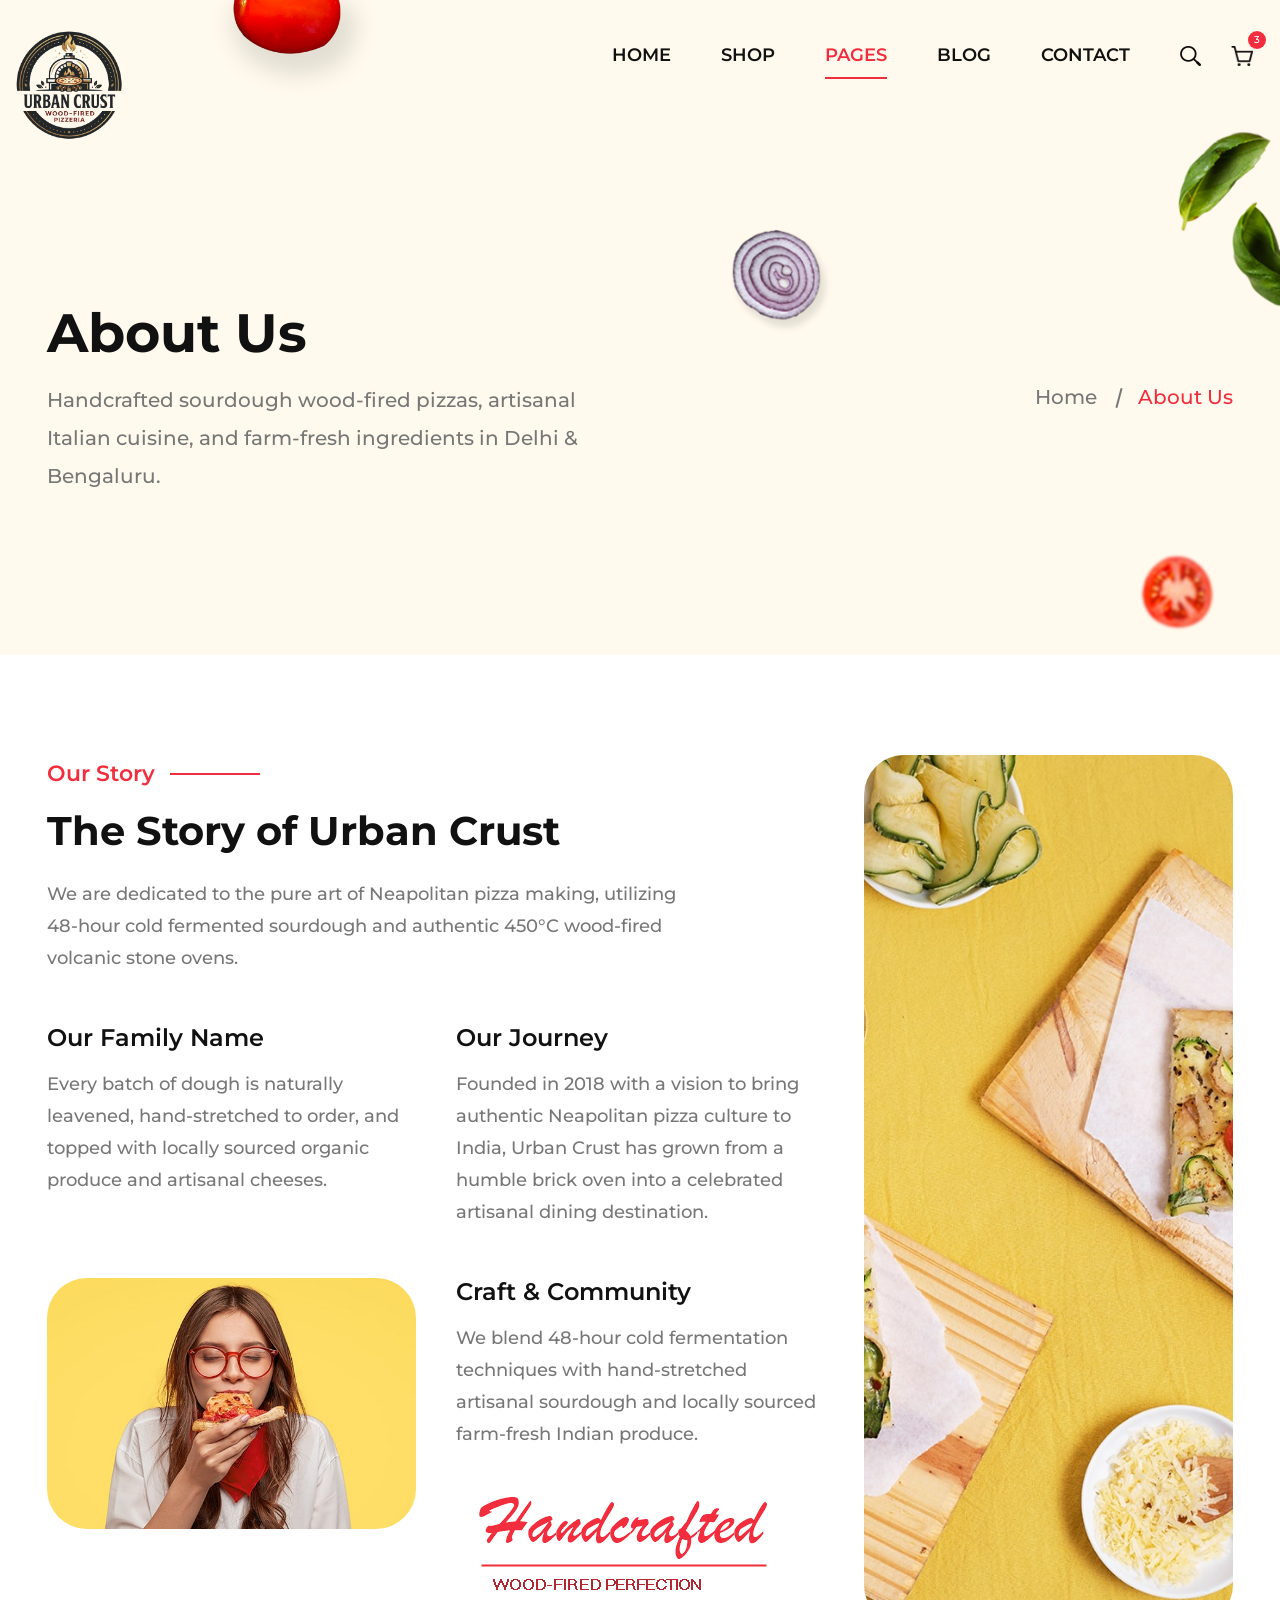
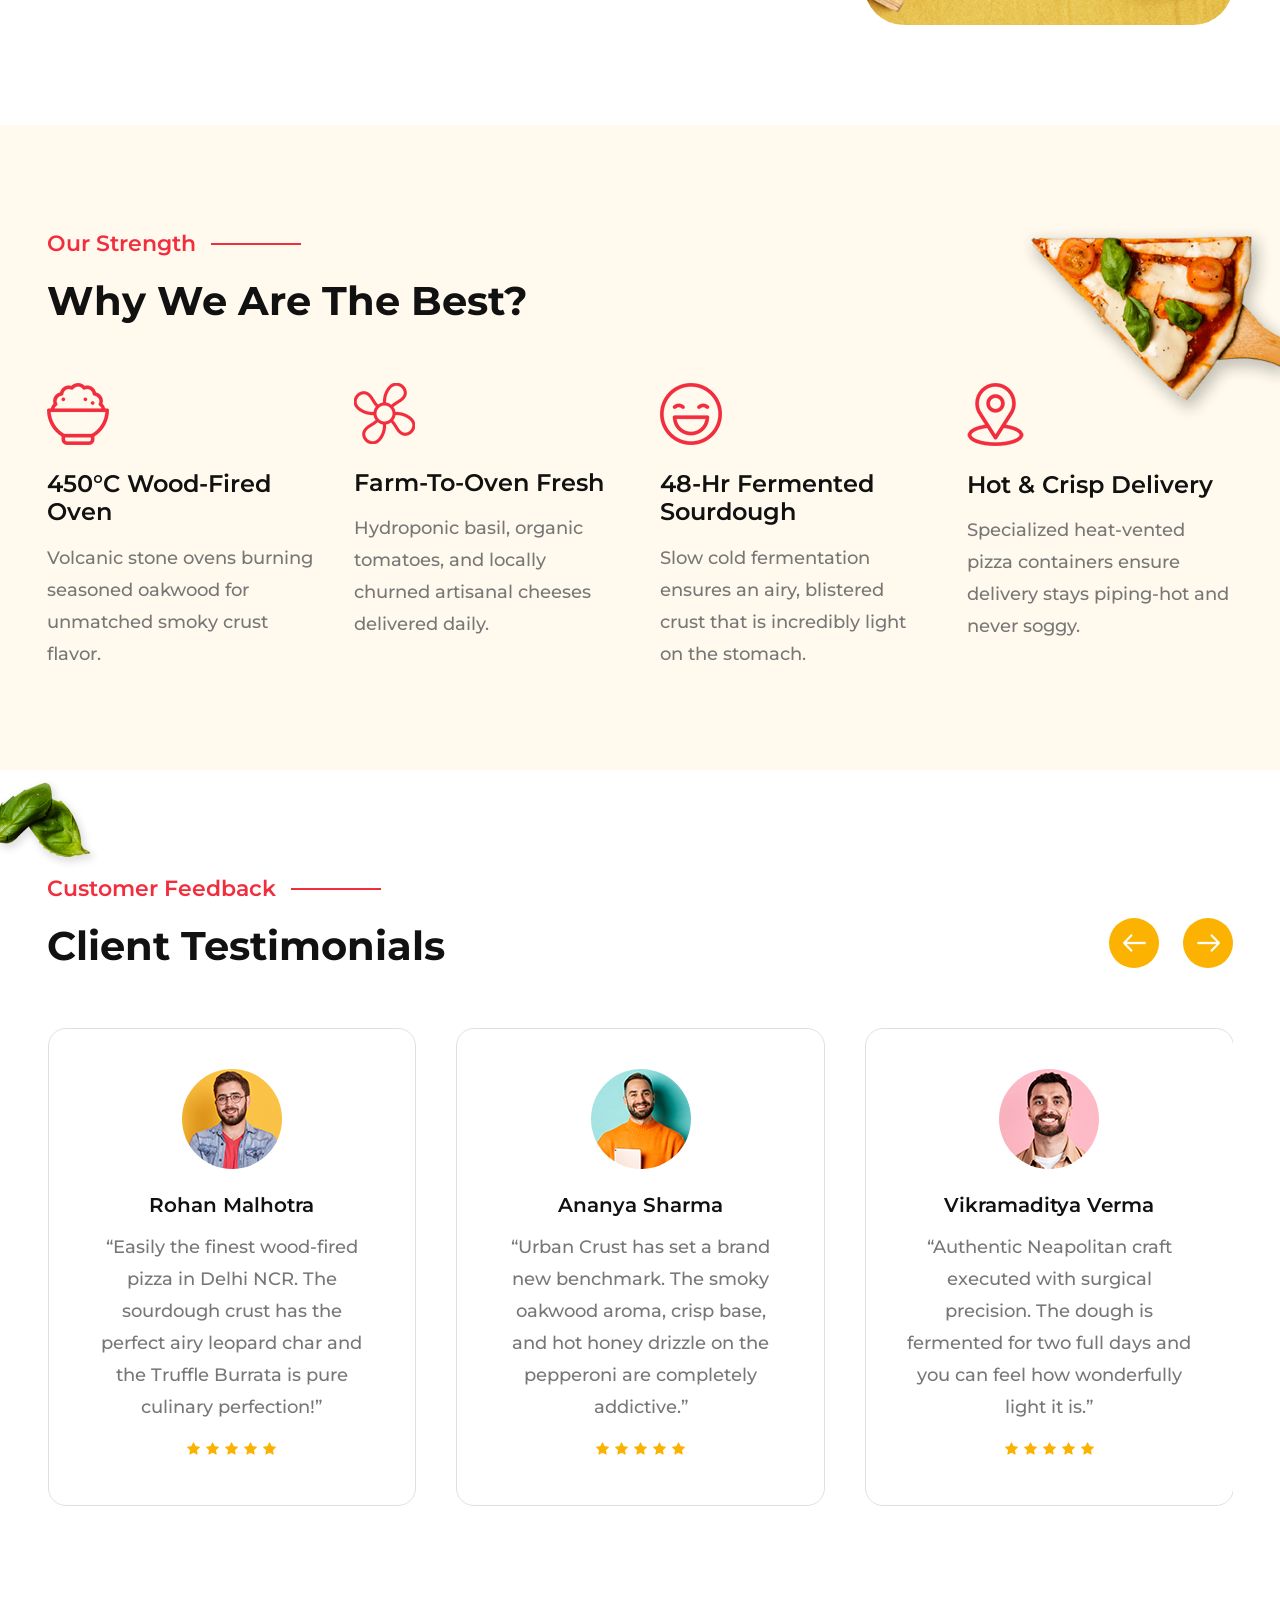
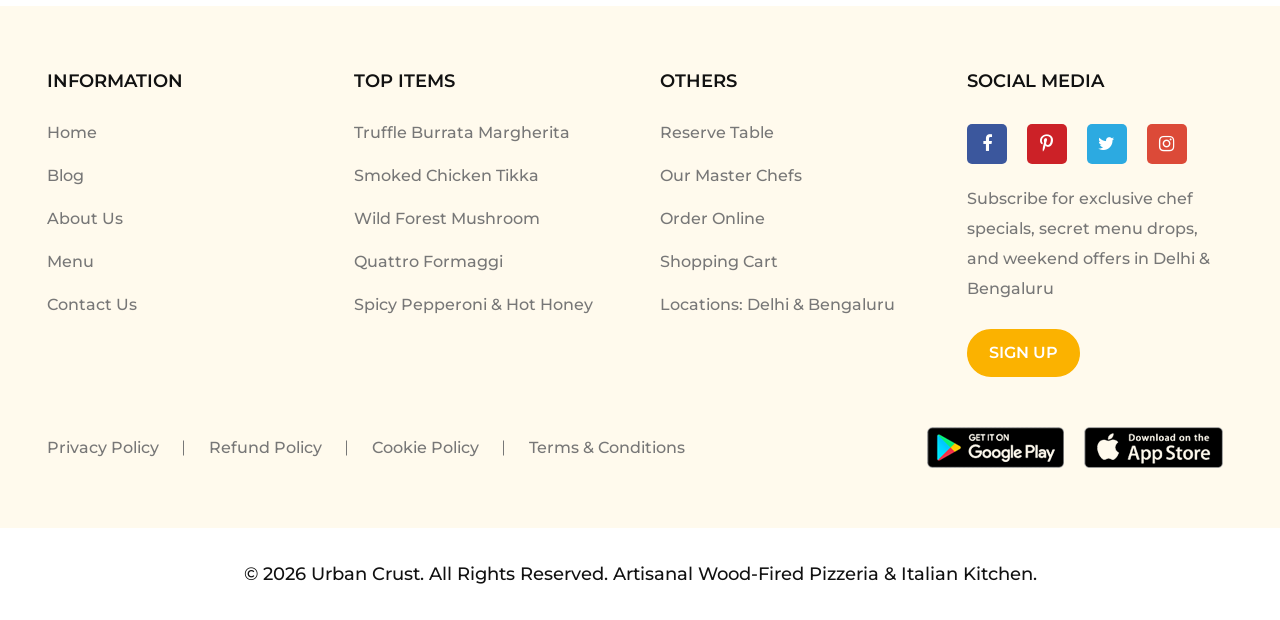
<file: about.html>
<!DOCTYPE html>
<html lang="en">

<head>
	<!-- Basic Page Needs -->
	<title>About Us | Urban Crust Artisanal Pizzeria</title>
	<meta charset="utf-8">
    <meta name="viewport" content="width=device-width, initial-scale=1.0">
    <meta name="description" content="Discover the story of Urban Crust: our 48-hour cold fermentation process, volcanic stone oven imported from Italy, and passion for authentic Neapolitan craft.">
    <meta name="theme-color" content="#d93b1e">
    <meta property="og:title" content="About Us | Urban Crust Artisanal Pizzeria">
    <meta property="og:description" content="Discover the story of Urban Crust: our 48-hour cold fermentation process, volcanic stone oven imported from Italy, and passion for authentic Neapolitan craft.">
    <meta property="og:type" content="website">
    <meta property="og:image" content="images/banner-img-1.png">


    <!-- CSS -->
    <link type="image/x-icon" href="images/favicon.png" rel="icon">
    <link rel="stylesheet" type="text/css" href="css/font-awesome.min.css">
    <link rel="stylesheet" type="text/css" href="css/bootstrap.min.css">
    <link rel="stylesheet" type="text/css" href="css/owl.carousel.css">
	<link rel="stylesheet" type="text/css" href="css/style.css">
</head>
<body>

	<!-- Preloader Start -->
	<div id="preloader" class="preloader">
		<div class="preloader-box">
			<img src="images/preloader.svg" alt="preloader">
		</div>
	</div>
	<!-- Preloader End -->

	<!-- Header Start -->
	<header>
		<div class="header-vacter">
			<img src="images/header-img.png" alt="Vacter Image">
		</div>
		<div class="container-big">
			<div class="header-inner">
				<div class="row align-items-center">
					<div class="col-xl-3 col-lg-3 col-md-3 col-5">
						<div class="header-logo">
							<a href="index.html"><img src="images/logo.png" alt="Urban Crust Logo"></a>
						</div>
					</div>
					<div class="col-xl-9 col-lg-9 col-md-9 col-7">
						<div class="main-menu">
							<div class="menu-toggle">
		                        <span></span>
		                    </div>
							<div class="menu">
								<div class="sidemenu-header">
									<div class="sidemenu-logo">
										<img src="images/logo.png" alt="Urban Crust Logo">
									</div>
									<div class="sidemenu-close">
										<span></span>
									</div>
								</div>
								<ul>
									<li><a href="index.html">Home</a></li>
									<li>
										<span class="opener"></span>
										<a href="javascript:void(0)">Shop</a>
										<ul class="dropdown-content">
											<li><a href="shop-list.html">Shop List</a></li>
											<li><a href="shop-detail.html">Shop Detail</a></li>
											<li><a href="cart.html">Cart</a></li>
											<li><a href="checkout.html">Checkout</a></li>
										</ul>
									</li>
									<li class="active">
										<span class="opener"></span>
										<a href="javascript:void(0)">Pages</a>
										<ul class="dropdown-content">
											<li class="active"><a href="about.html">About Us</a></li>
											<li><a href="our-menu.html">Our Menu</a></li>
											<li><a href="our-team.html">Our Team</a></li>
											<li><a href="book-now.html">Book Now</a></li>
											<li><a href="404.html">404 Page</a></li>
										</ul>
									</li>
									<li>
										<span class="opener"></span>
										<a href="javascript:void(0)">Blog</a>
										<ul class="dropdown-content">
											<li><a href="blog-right.html">Blog Right</a></li>
											<li><a href="blog-left.html">Blog Left</a></li>
											<li><a href="blog-detail.html">Blog Detail</a></li>
										</ul>
									</li>
									<li><a href="contact-us.html">Contact</a></li>
								</ul>
							</div>
							<div class="icon-menu">
								<ul>
									<li class="search">
										<a href="javascript:void(0)">
											<img src="images/search-icon.png" class="normal-icon" alt="Search Icon">
											<img src="images/search-icon-2.png" class="hover-icon" alt="Search Icon">
										</a>
									</li>
									<li class="cart-slide position-r">
										<a href="javascript:void(0)">
											<img src="images/cart-icon.png" class="normal-icon" alt="Cart Icon">
											<img src="images/cart-icon-2.png" class="hover-icon" alt="Cart Icon">
											<span class="cart-count">0</span>
										</a>
									</li>
								</ul>
							</div>
						</div>
					</div>
				</div>
			</div>
		</div>
	</header>
	<!-- Header End -->


	<!-- Start Of Main Div -->
	<main>

		<!-- Start Of Sub Banner -->
		<section class="sub-banner bg-yellow overflow-h position-r">
			<div class="container">
				<div class="row align-items-center">
					<div class="col-xl-6 col-lg-6 col-md-12">
						<div class="sub-banner-content wow fadeInLeft">
							<h1 class="sub-banner-title">About Us</h1>
							<p>Handcrafted sourdough wood-fired pizzas, artisanal Italian cuisine, and farm-fresh ingredients in Delhi & Bengaluru.</p>
						</div>
					</div>

					<div class="col-xl-6 col-lg-6 col-md-12">
						<div class="bread-crumb wow fadeInRight">
							<ul>
								<li><a href="index.html">Home</a></li>
								<li>About Us</li>
							</ul>
						</div>
					</div>
				</div>
			</div>

			<div class="black-jamun wow fadeInLeft animation-delay-5">
				<img src="images/black-jamun.png" alt="black-jamun">
			</div>

			<div class="onion-img wow fadeInUp animation-delay-6">
				<img src="images/onion.png" alt="onion">
			</div>

			<div class="tamato-img wow fadeInUp animation-delay-7">
				<img src="images/tamato.png" alt="tamato">
			</div>

			<div class="leaf-img wow fadeInRight animation-delay-8">
				<img src="images/banner-leaf.png" alt="banner-leaf">
			</div>
		</section>
		<!-- End Of Sub Banner -->


		<!-- Start Of Our Story -->
		<section class="about-us ptb-150 overflow-h">
			<div class="container">
				<div class="row">
					<div class="col-xl-8 col-lg-8 col-md-12 d-flex">
						<div class="section-heading p-0 max-width-660 wow fadeInLeft">
							<h5 class="sub-title">Our Story</h5>
							<h2 class="mb-20">The Story of Urban Crust</h2>
							<p>We are dedicated to the pure art of Neapolitan pizza making, utilizing 48-hour cold fermented sourdough and authentic 450°C wood-fired volcanic stone ovens.</p>
						</div>

						<div class="abt-content wow fadeInUp animation-delay-6">
							<div class="row">
								<div class="col-xl-6 col-lg-6 col-md-6">
									<div class="abt-content-inner pt-50">
										<h4 class="mb-15">Our Family Name</h4>
										<p>Every batch of dough is naturally leavened, hand-stretched to order, and topped with locally sourced organic produce and artisanal cheeses.</p>
									</div>
								</div>
								<div class="col-xl-6 col-lg-6 col-md-6">
									<div class="abt-content-inner pt-50">
										<h4 class="mb-15">Our Journey</h4>
										<p>Founded in 2018 with a vision to bring authentic Neapolitan pizza culture to India, Urban Crust has grown from a humble brick oven into a celebrated artisanal dining destination.</p>
									</div>
								</div>
								<div class="col-xl-6 col-lg-6 col-md-6">
									<div class="abt-content-inner pt-50">
										<img src="images/abt-img-1.jpg" alt="abt-img-1" class="radius-40">
									</div>
								</div>
								<div class="col-xl-6 col-lg-6 col-md-6">
									<div class="abt-content-inner pt-50">
										<h4 class="mb-15">Craft & Community</h4>
										<p>We blend 48-hour cold fermentation techniques with hand-stretched artisanal sourdough and locally sourced farm-fresh Indian produce.</p>
										<img src="images/abt-logo.png" alt="abt-logo">
									</div>
								</div>
							</div>
						</div>
					</div>

					<div class="col-xl-4 col-lg-4 col-md-12 d-flex">
						<div class="abt-img-2 full-img wow fadeInRight">
							<img src="images/abt-img-2.jpg" alt="abt-img-2" class="radius-40">
						</div>
					</div>
				</div>
			</div>
		</section>
		<!-- End Of Our Story -->


		<!-- Start Of Our Strength -->
		<section class="our-strength position-r pt-150 pb-120 mb-150 bg-yellow overflow-h">
			<div class="strength-vacter wow fadeInRight animation-delay-5">
				<img src="images/strength-vacter.png" alt="Vacter Image">
			</div>
			<div class="container">
				<div class="section-heading wow fadeInUp">
					<h5 class="sub-title">Our Strength</h5>
					<h2>Why We Are The Best?</h2>
				</div>
				<div class="row">
					<div class="col-xl-3 col-lg-6 col-md-6 strength-box wow fadeInUp">
						<div class="strength-icon">
							<img src="images/all-kinds-of-foods.png" alt="All kinds of Foods">
						</div>
						<div class="strength-content">
							<h4 class="strength-title">450°C Wood-Fired Oven</h4>
							<p>Volcanic stone ovens burning seasoned oakwood for unmatched smoky crust flavor.</p>
						</div>
					</div>
					<div class="col-xl-3 col-lg-6 col-md-6 strength-box wow fadeInUp">
						<div class="strength-icon">
							<img src="images/fresh-foods.png" alt="Fresh Foods">
						</div>
						<div class="strength-content">
							<h4 class="strength-title">Farm-To-Oven Fresh</h4>
							<p>Hydroponic basil, organic tomatoes, and locally churned artisanal cheeses delivered daily.</p>
						</div>
					</div>
					<div class="col-xl-3 col-lg-6 col-md-6 strength-box wow fadeInUp">
						<div class="strength-icon">
							<img src="images/best-taste.png" alt="Best Taste">
						</div>
						<div class="strength-content">
							<h4 class="strength-title">48-Hr Fermented Sourdough</h4>
							<p>Slow cold fermentation ensures an airy, blistered crust that is incredibly light on the stomach.</p>
						</div>
					</div>
					<div class="col-xl-3 col-lg-6 col-md-6 strength-box wow fadeInUp">
						<div class="strength-icon">
							<img src="images/on-time-delivery.png" alt="On Time Delivery">
						</div>
						<div class="strength-content">
							<h4 class="strength-title">Hot & Crisp Delivery</h4>
							<p>Specialized heat-vented pizza containers ensure delivery stays piping-hot and never soggy.</p>
						</div>
					</div>
				</div>
			</div>
		</section>
		<!-- End Of Our Strength -->


		<!-- Start Of Feedback Part -->
		<section class="feeddback-part position-r mb-150 overflow-h">
			<div class="feeddback-vacter wow fadeInLeft animation-delay-5">
				<img src="images/leaf.png" alt="Vacter Image">
			</div>
			<div class="container">
				<div class="section-heading wow fadeInUp">
					<h5 class="sub-title">Customer Feedback</h5>
					<h2>Client Testimonials</h2>
				</div>

				<div class="testimonials-slider owl-carousel wow fadeInUp">
					<div class="testimonial-box">
						<div class="client-image">
							<img src="images/client-1.jpg" alt="Johan Doe">
						</div>
						<div class="client-info">
							<div class="client-name">Rohan Malhotra</div>
							<div class="client-desc">
								<p>“Easily the finest wood-fired pizza in Delhi NCR. The sourdough crust has the perfect airy leopard char and the Truffle Burrata is pure culinary perfection!”</p>
							</div>
							<div class="testimonial-rating">
								<ul>
									<li><i class="fa fa-star" aria-hidden="true"></i></li>
									<li><i class="fa fa-star" aria-hidden="true"></i></li>
									<li><i class="fa fa-star" aria-hidden="true"></i></li>
									<li><i class="fa fa-star" aria-hidden="true"></i></li>
									<li><i class="fa fa-star" aria-hidden="true"></i></li>
								</ul>
							</div>
						</div>
					</div>
					<div class="testimonial-box">
						<div class="client-image">
							<img src="images/client-2.jpg" alt="Alex Saanu">
						</div>
						<div class="client-info">
							<div class="client-name">Ananya Sharma</div>
							<div class="client-desc">
								<p>“Urban Crust has set a brand new benchmark. The smoky oakwood aroma, crisp base, and hot honey drizzle on the pepperoni are completely addictive.”</p>
							</div>
							<div class="testimonial-rating">
								<ul>
									<li><i class="fa fa-star" aria-hidden="true"></i></li>
									<li><i class="fa fa-star" aria-hidden="true"></i></li>
									<li><i class="fa fa-star" aria-hidden="true"></i></li>
									<li><i class="fa fa-star" aria-hidden="true"></i></li>
									<li><i class="fa fa-star" aria-hidden="true"></i></li>
								</ul>
							</div>
						</div>
					</div>
					<div class="testimonial-box">
						<div class="client-image">
							<img src="images/client-3.jpg" alt="Jona Leoner">
						</div>
						<div class="client-info">
							<div class="client-name">Vikramaditya Verma</div>
							<div class="client-desc">
								<p>“Authentic Neapolitan craft executed with surgical precision. The dough is fermented for two full days and you can feel how wonderfully light it is.”</p>
							</div>
							<div class="testimonial-rating">
								<ul>
									<li><i class="fa fa-star" aria-hidden="true"></i></li>
									<li><i class="fa fa-star" aria-hidden="true"></i></li>
									<li><i class="fa fa-star" aria-hidden="true"></i></li>
									<li><i class="fa fa-star" aria-hidden="true"></i></li>
									<li><i class="fa fa-star" aria-hidden="true"></i></li>
								</ul>
							</div>
						</div>
					</div>
					<div class="testimonial-box">
						<div class="client-image">
							<img src="images/client-4.jpg" alt="Takar Bowa">
						</div>
						<div class="client-info">
							<div class="client-name">Pooja Iyer</div>
							<div class="client-desc">
								<p>“Unbelievable taste and lightning-fast delivery! We ordered six pizzas for a family reunion in Indiranagar and every single slice was devoured in minutes.”</p>
							</div>
							<div class="testimonial-rating">
								<ul>
									<li><i class="fa fa-star" aria-hidden="true"></i></li>
									<li><i class="fa fa-star" aria-hidden="true"></i></li>
									<li><i class="fa fa-star" aria-hidden="true"></i></li>
									<li><i class="fa fa-star" aria-hidden="true"></i></li>
									<li><i class="fa fa-star" aria-hidden="true"></i></li>
								</ul>
							</div>
						</div>
					</div>
					<div class="testimonial-box">
						<div class="client-image">
							<img src="images/client-1.jpg" alt="Johan Doe">
						</div>
						<div class="client-info">
							<div class="client-name">Rohan Malhotra</div>
							<div class="client-desc">
								<p>“Easily the finest wood-fired pizza in Delhi NCR. The sourdough crust has the perfect airy leopard char and the Truffle Burrata is pure culinary perfection!”</p>
							</div>
							<div class="testimonial-rating">
								<ul>
									<li><i class="fa fa-star" aria-hidden="true"></i></li>
									<li><i class="fa fa-star" aria-hidden="true"></i></li>
									<li><i class="fa fa-star" aria-hidden="true"></i></li>
									<li><i class="fa fa-star" aria-hidden="true"></i></li>
									<li><i class="fa fa-star" aria-hidden="true"></i></li>
								</ul>
							</div>
						</div>
					</div>
					<div class="testimonial-box">
						<div class="client-image">
							<img src="images/client-2.jpg" alt="Alex Saanu">
						</div>
						<div class="client-info">
							<div class="client-name">Ananya Sharma</div>
							<div class="client-desc">
								<p>“Urban Crust has set a brand new benchmark. The smoky oakwood aroma, crisp base, and hot honey drizzle on the pepperoni are completely addictive.”</p>
							</div>
							<div class="testimonial-rating">
								<ul>
									<li><i class="fa fa-star" aria-hidden="true"></i></li>
									<li><i class="fa fa-star" aria-hidden="true"></i></li>
									<li><i class="fa fa-star" aria-hidden="true"></i></li>
									<li><i class="fa fa-star" aria-hidden="true"></i></li>
									<li><i class="fa fa-star" aria-hidden="true"></i></li>
								</ul>
							</div>
						</div>
					</div>
					<div class="testimonial-box">
						<div class="client-image">
							<img src="images/client-3.jpg" alt="Jona Leoner">
						</div>
						<div class="client-info">
							<div class="client-name">Vikramaditya Verma</div>
							<div class="client-desc">
								<p>“Authentic Neapolitan craft executed with surgical precision. The dough is fermented for two full days and you can feel how wonderfully light it is.”</p>
							</div>
							<div class="testimonial-rating">
								<ul>
									<li><i class="fa fa-star" aria-hidden="true"></i></li>
									<li><i class="fa fa-star" aria-hidden="true"></i></li>
									<li><i class="fa fa-star" aria-hidden="true"></i></li>
									<li><i class="fa fa-star" aria-hidden="true"></i></li>
									<li><i class="fa fa-star" aria-hidden="true"></i></li>
								</ul>
							</div>
						</div>
					</div>
					<div class="testimonial-box">
						<div class="client-image">
							<img src="images/client-4.jpg" alt="Takar Bowa">
						</div>
						<div class="client-info">
							<div class="client-name">Pooja Iyer</div>
							<div class="client-desc">
								<p>“Unbelievable taste and lightning-fast delivery! We ordered six pizzas for a family reunion in Indiranagar and every single slice was devoured in minutes.”</p>
							</div>
							<div class="testimonial-rating">
								<ul>
									<li><i class="fa fa-star" aria-hidden="true"></i></li>
									<li><i class="fa fa-star" aria-hidden="true"></i></li>
									<li><i class="fa fa-star" aria-hidden="true"></i></li>
									<li><i class="fa fa-star" aria-hidden="true"></i></li>
									<li><i class="fa fa-star" aria-hidden="true"></i></li>
								</ul>
							</div>
						</div>
					</div>
				</div>
			</div>
		</section>
		<!-- End Of Feedback Part -->

	</main>
	<!-- End Of Main Div -->


	<!-- Start Of Footer -->
	<footer>
		<div class="footer ptb-100 bg-yellow position-r overflow-h">
			<div class="footer-pattern-1 wow fadeInLeft animation-delay-5">
				<img src="images/logo.png" alt="Urban Crust Logo">
			</div>
			<div class="footer-pattern-2 wow fadeInRight animation-delay-5">
				<img src="images/footer-pattern.png" alt="footer-pattern">
			</div>
			<div class="container">
				<div class="row">
					<div class="col-xl-3 col-lg-6 col-md-6 footer-box wow fadeInUp">
						<h6 class="footer-title text-uppercase">Information</h6>
						<ul class="footer-menu">
							<li><a href="index.html">Home</a></li>
							<li><a href="blog-left.html">Blog</a></li>
							<li><a href="about.html">About Us</a></li>
							<li><a href="our-menu.html">Menu</a></li>
							<li><a href="contact-us.html">Contact Us</a></li>
						</ul>
					</div>
					<div class="col-xl-3 col-lg-6 col-md-6 footer-box wow fadeInUp">
						<h6 class="footer-title text-uppercase">Top Items</h6>
						<ul class="footer-menu">
							<li><a href="shop-list.html">Truffle Burrata Margherita</a></li>
							<li><a href="shop-list.html">Smoked Chicken Tikka</a></li>
							<li><a href="shop-list.html">Wild Forest Mushroom</a></li>
							<li><a href="shop-list.html">Quattro Formaggi</a></li>
							<li><a href="shop-list.html">Spicy Pepperoni & Hot Honey</a></li>
						</ul>
					</div>
					<div class="col-xl-3 col-lg-6 col-md-6 footer-box wow fadeInUp">
						<h6 class="footer-title text-uppercase">Others</h6>
						<ul class="footer-menu">
							<li><a href="book-now.html">Reserve Table</a></li>
							<li><a href="our-team.html">Our Master Chefs</a></li>
							<li><a href="shop-list.html">Order Online</a></li>
							<li><a href="cart.html">Shopping Cart</a></li>
							<li><a href="contact-us.html">Locations: Delhi & Bengaluru</a></li>
						</ul>
					</div>
					<div class="col-xl-3 col-lg-6 col-md-6 footer-box wow fadeInUp">
						<h6 class="footer-title text-uppercase">Social Media</h6>
						<ul class="footer-social">
							<li><a href="#" class="facebook"><i class="fa fa-facebook" aria-hidden="true"></i></a></li>
							<li><a href="#" class="pinterest"><i class="fa fa-pinterest-p" aria-hidden="true"></i></a></li>
							<li><a href="#" class="twitter"><i class="fa fa-twitter" aria-hidden="true"></i></a></li>
							<li><a href="#" class="instagram"><i class="fa fa-instagram" aria-hidden="true"></i></a></li>
						</ul>
						<div class="footer-offers-text">
							<p>Subscribe for exclusive chef specials, secret menu drops, and weekend offers in Delhi & Bengaluru</p>
						</div>
						<div class="footer-sign-up">
							<a href="#" class="btn-ct btn-small">Sign Up</a>
						</div>
					</div>
					<div class="col-xl-12 col-lg-12 col-md-12 terms-menu">
						<div class="row align-items-center">
							<div class="col-xl-8 col-lg-9 col-md-12 wow fadeInLeft">
								<ul class="policy-menu">
									<li><a href="#">Privacy Policy</a></li>
									<li><a href="#">Refund Policy</a></li>
									<li><a href="#">Cookie Policy</a></li>
									<li><a href="#">Terms & Conditions</a></li>
								</ul>
							</div>
							<div class="col-xl-4 col-lg-3 col-md-12 wow fadeInRight">
								<ul class="app-list">
									<li><a href="#"><img src="images/google-play.png" alt="Google Play"></a></li>
									<li><a href="#"><img src="images/app-stor.png" alt="App Store"></a></li>
								</ul>
							</div>
						</div>
					</div>
				</div>
			</div>
		</div>
		<div class="copyright">
			<div class="container">
				<div class="text-center">
					<p>&#169; 2026 Urban Crust. All Rights Reserved. Artisanal Wood-Fired Pizzeria & Italian Kitchen.</p>
				</div>
			</div>
		</div>
	</footer>
	<!-- End Of Footer -->


	<!-- Start Of Search Popup -->
	<div class="search-popup">
		<div class="search-overlay"></div>
		<div class="search-form">
			<button class="close"></button>
			<form>
				<input type="text" name="search" placeholder="What are you looking for?" class="search-input">
				<button type="submit"><img src="images/search-icon-white.png" alt="Search Icon"></button>
			</form>
		</div>
	</div>
	<!-- End Of Search Popup -->
	

	<!-- Start Of Cart Drawer -->
	<div class="cart-drawer">
		<div class="bg-overlay"></div>
		<div class="drawer-content">
			<div class="w-100">
				<div class="cart-header">
					<h6 class="title text-uppercase">SHOPPING CART</h6>
					<button class="close"></button>
				</div>
				<div class="cart-list">
					<div class="cart-list-inner">
						<div class="cart-item">
							<div class="item-image">
								<a href="shop-detail.html"><img src="images/pizza-1.png" alt="Item Image"></a>
							</div>
							<div class="item-detl">
								<div class="item-name">
									<a href="shop-detail.html">Truffle Burrata Margherita</a>
									<a class="item-remove" href="#"><img src="images/delete.png" alt="delete"></a>
								</div>
								<div class="item-price">
									<span>₹449</span>
								</div>
								<div class="quantity-editer">
									<div class="quantity">
									  	<button type="button" class="sub minus">-</button>
									  	<input class="count" name="quantity" type="number" value="1" min="1" max="10">
									  	<button type="button" class="add plus">+</button>
									</div>
								</div>
							</div>
						</div>
						<div class="cart-item">
							<div class="item-image">
								<a href="shop-detail.html"><img src="images/pizza-2.png" alt="Item Image"></a>
							</div>
							<div class="item-detl">
								<div class="item-name">
									<a href="shop-detail.html">Smoked Chicken Tikka</a>
									<a class="item-remove" href="#"><img src="images/delete.png" alt="delete"></a>
								</div>
								<div class="item-price">
									<span>₹499</span>
								</div>
								<div class="quantity-editer">
									<div class="quantity">
									  	<button type="button" class="sub minus">-</button>
									  	<input class="count" name="quantity" type="number" value="1" min="1" max="10">
									  	<button type="button" class="add plus">+</button>
									</div>
								</div>
							</div>
						</div>
						<div class="cart-item">
							<div class="item-image">
								<a href="shop-detail.html"><img src="images/pizza-3.png" alt="Item Image"></a>
							</div>
							<div class="item-detl">
								<div class="item-name">
									<a class="item-title" href="shop-detail.html">Wild Forest Mushroom & Truffle</a>
									<a class="item-remove" href="#"><img src="images/delete.png" alt="delete"></a>
								</div>
								<div class="item-price">
									<span>₹479</span>
								</div>
								<div class="quantity-editer">
									<div class="quantity">
									  	<button type="button" class="sub minus">-</button>
									  	<input class="count" name="quantity" type="number" value="1" min="1" max="10">
									  	<button type="button" class="add plus">+</button>
									</div>
								</div>
							</div>
						</div>
					</div>
				</div>
			</div>
			<div class="cart-footer">
				<div class="sub-total">
					<strong>Subtotal:</strong> <span class="sprice">₹1,427</span>
				</div>
				<div class="cart-footer-des">
					<p>Taxes and shipping calculated at checkout</p>
				</div>
				<div class="cart-button">
					<ul>
						<li><a href="cart.html" class="btn-ct btn-small">View Cart</a></li>
						<li><a href="checkout.html" class="btn-ct btn-small subtotal">Checkout</a></li>
					</ul>
				</div>
			</div>
		</div>
	</div>
	<!-- End Of Cart Drawer -->


	<!-- Start Of Js -->
	<script src="js/jquery-3.4.1.min.js"></script>
	<script src="js/bootstrap.min.js"></script>
	<script src="js/animation.js"></script>
	<script src="js/owl.carousel.min.js"></script>
	<script src="js/urban-crust.js"></script>
</body>

</html>
</file>
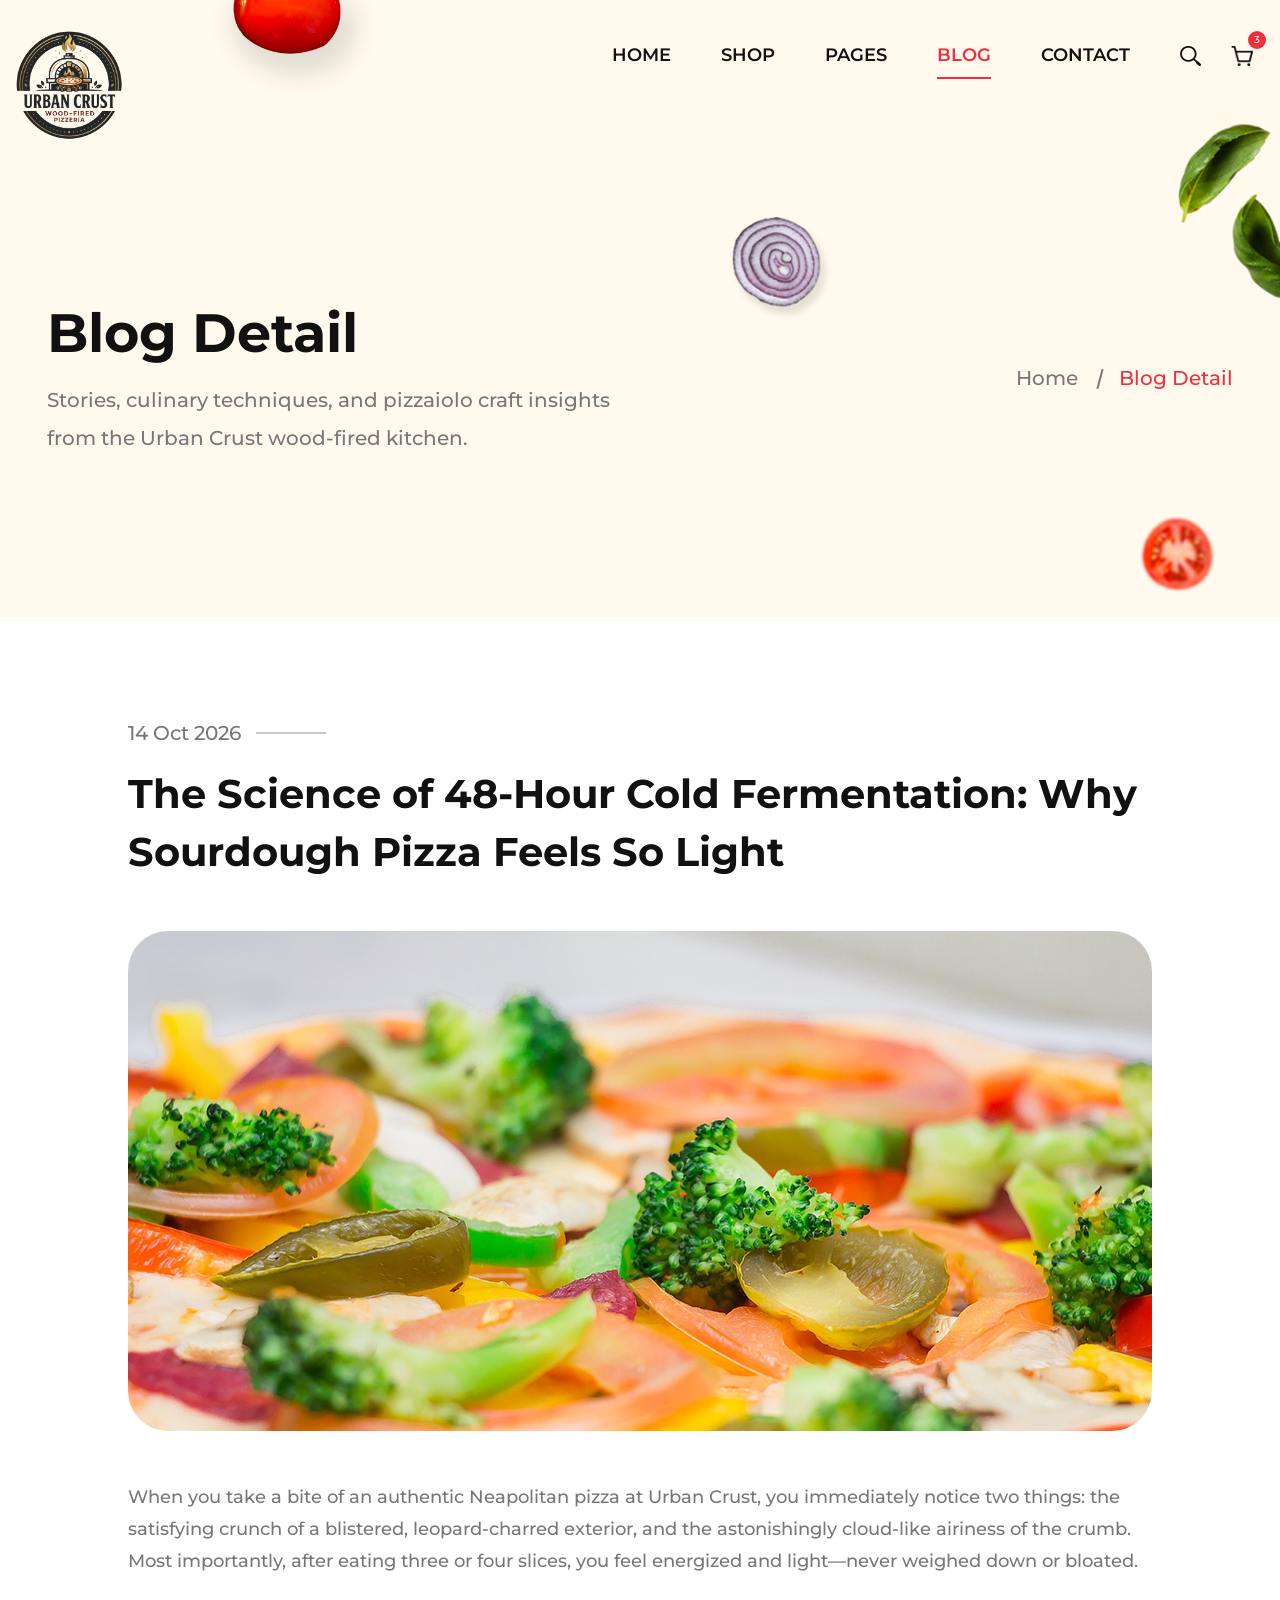
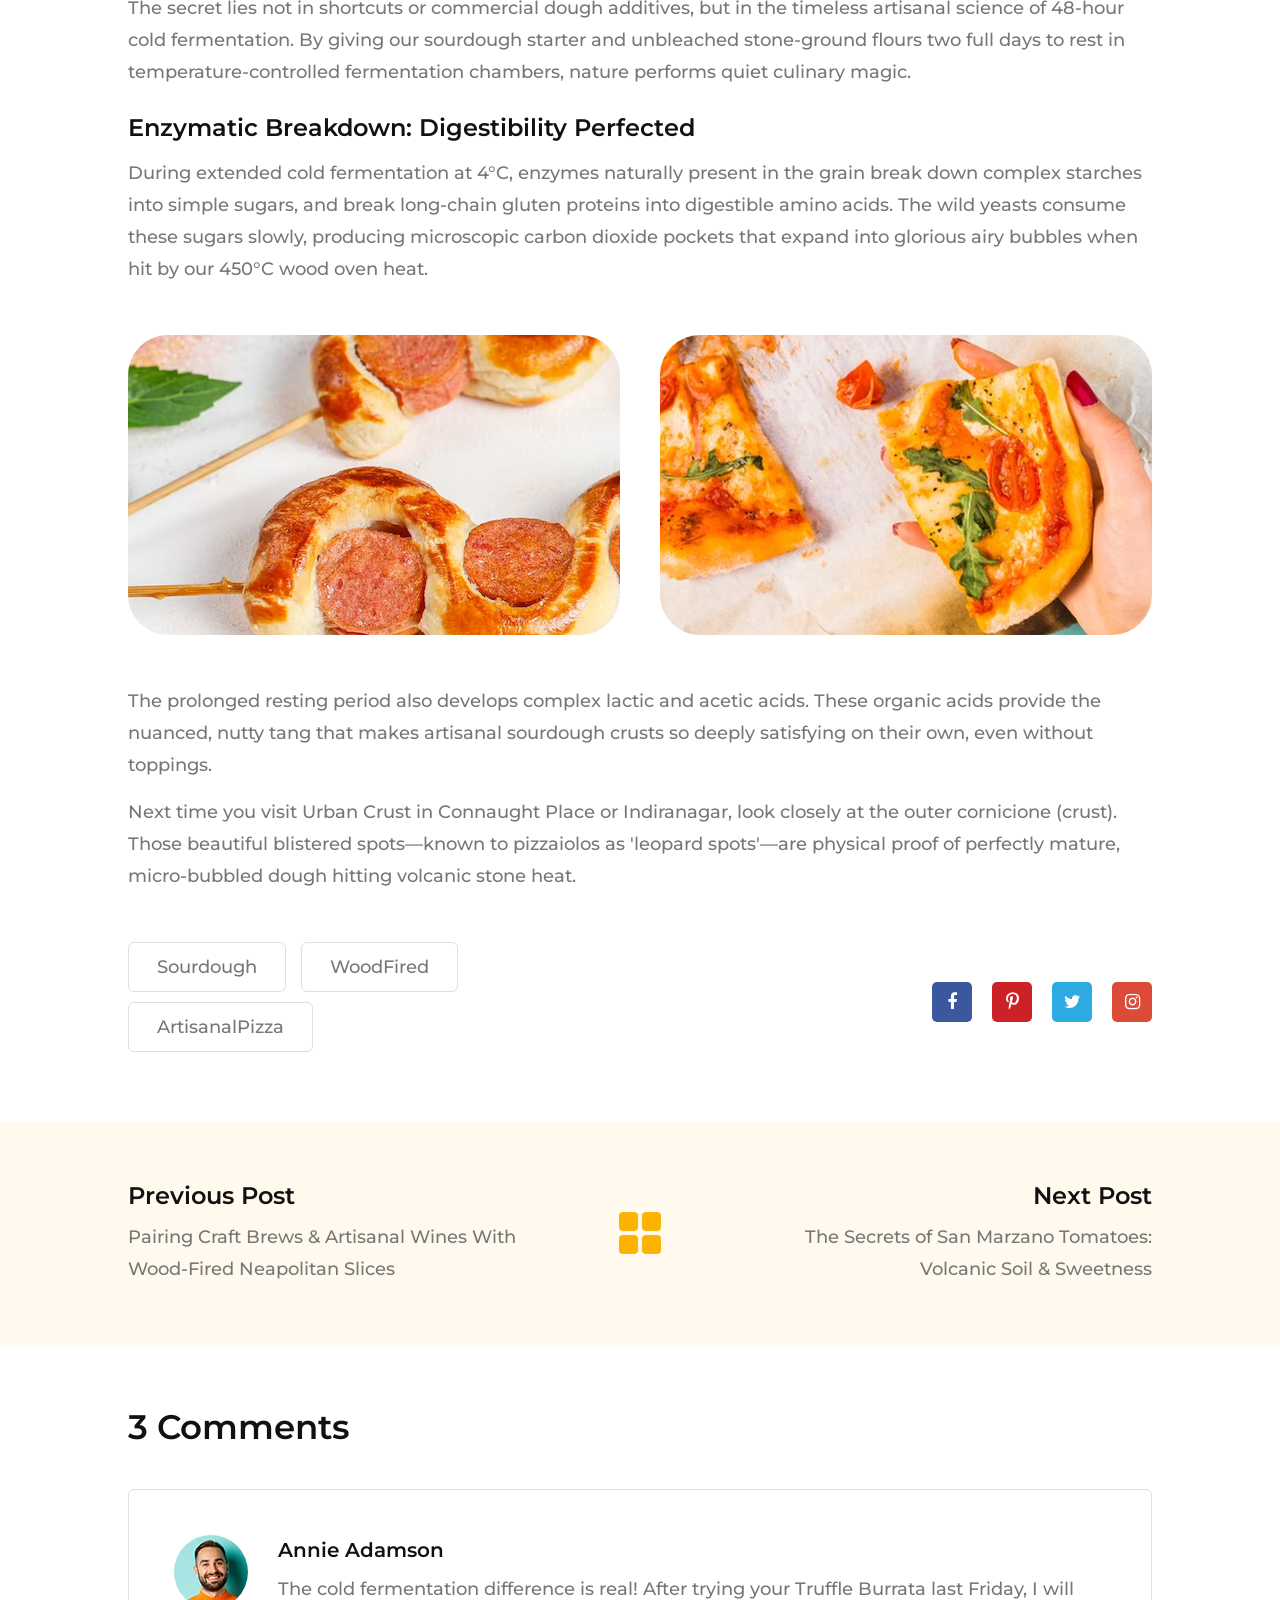
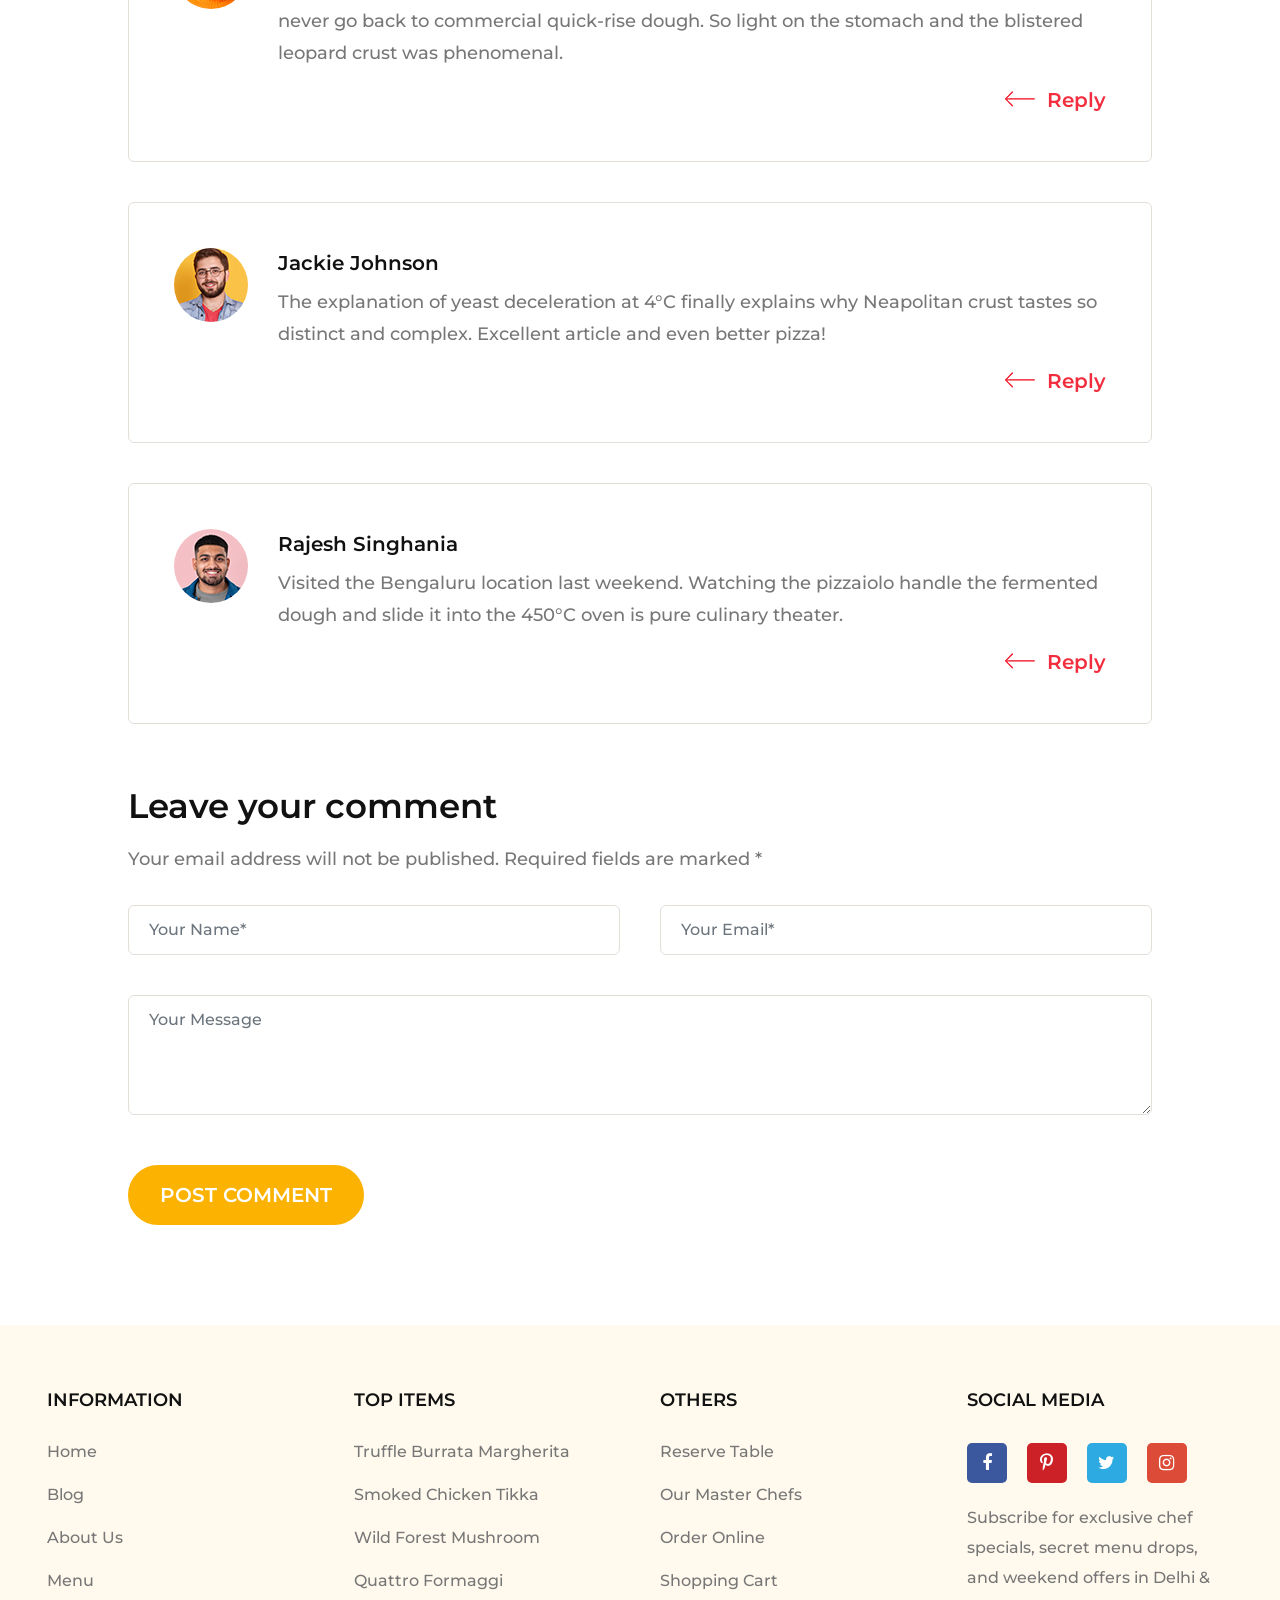
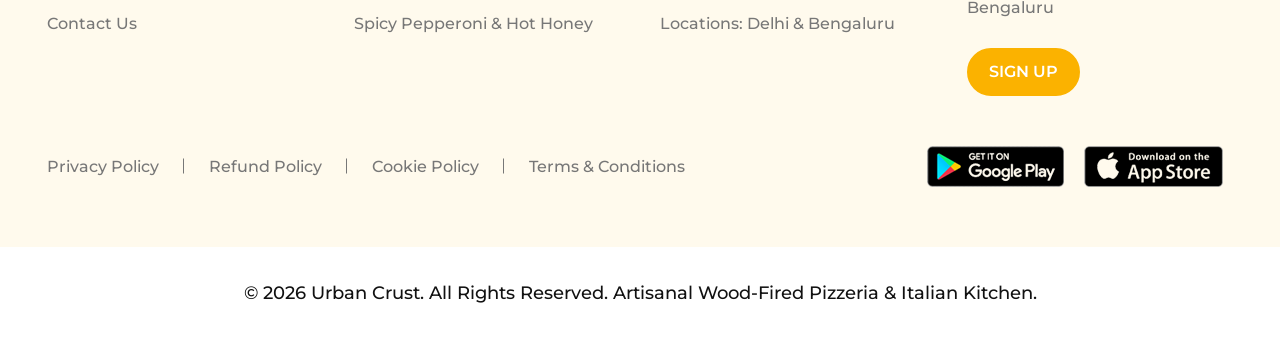
<file: blog-detail.html>
<!DOCTYPE html>
<html lang="en">

<head>
	<!-- Basic Page Needs -->
	<title>The Science of 48-Hour Cold Fermentation | Urban Crust Journal</title>
	<meta charset="utf-8">
    <meta name="viewport" content="width=device-width, initial-scale=1.0">
    <meta name="description" content="Learn why 48-hour cold fermentation creates airy, digestible, and blistered crusts in authentic wood-fired Neapolitan pizza.">
    <meta name="theme-color" content="#d93b1e">
    <meta property="og:title" content="The Science of 48-Hour Cold Fermentation | Urban Crust Journal">
    <meta property="og:description" content="Learn why 48-hour cold fermentation creates airy, digestible, and blistered crusts in authentic wood-fired Neapolitan pizza.">
    <meta property="og:type" content="website">
    <meta property="og:image" content="images/banner-img-1.png">


    <!-- CSS -->
    <link type="image/x-icon" href="images/favicon.png" rel="icon">
    <link rel="stylesheet" type="text/css" href="css/font-awesome.min.css">
    <link rel="stylesheet" type="text/css" href="css/bootstrap.min.css">
	<link rel="stylesheet" type="text/css" href="css/style.css">
</head>
<body>

	<!-- Preloader Start -->
	<div id="preloader" class="preloader">
		<div class="preloader-box">
			<img src="images/preloader.svg" alt="preloader">
		</div>
	</div>
	<!-- Preloader End -->

	<!-- Header Start -->
	<header>
		<div class="header-vacter">
			<img src="images/header-img.png" alt="Vacter Image">
		</div>
		<div class="container-big">
			<div class="header-inner">
				<div class="row align-items-center">
					<div class="col-xl-3 col-lg-3 col-md-3 col-5">
						<div class="header-logo">
							<a href="index.html"><img src="images/logo.png" alt="Urban Crust Logo"></a>
						</div>
					</div>
					<div class="col-xl-9 col-lg-9 col-md-9 col-7">
						<div class="main-menu">
							<div class="menu-toggle">
		                        <span></span>
		                    </div>
							<div class="menu">
								<div class="sidemenu-header">
									<div class="sidemenu-logo">
										<img src="images/logo.png" alt="Urban Crust Logo">
									</div>
									<div class="sidemenu-close">
										<span></span>
									</div>
								</div>
								<ul>
									<li><a href="index.html">Home</a></li>
									<li>
										<span class="opener"></span>
										<a href="javascript:void(0)">Shop</a>
										<ul class="dropdown-content">
											<li><a href="shop-list.html">Shop List</a></li>
											<li><a href="shop-detail.html">Shop Detail</a></li>
											<li><a href="cart.html">Cart</a></li>
											<li><a href="checkout.html">Checkout</a></li>
										</ul>
									</li>
									<li>
										<span class="opener"></span>
										<a href="javascript:void(0)">Pages</a>
										<ul class="dropdown-content">
											<li><a href="about.html">About Us</a></li>
											<li><a href="our-menu.html">Our Menu</a></li>
											<li><a href="our-team.html">Our Team</a></li>
											<li><a href="book-now.html">Book Now</a></li>
											<li><a href="404.html">404 Page</a></li>
										</ul>
									</li>
									<li class="active">
										<span class="opener"></span>
										<a href="javascript:void(0)">Blog</a>
										<ul class="dropdown-content">
											<li><a href="blog-right.html">Blog Right</a></li>
											<li><a href="blog-left.html">Blog Left</a></li>
											<li class="active"><a href="blog-detail.html">Blog Detail</a></li>
										</ul>
									</li>
									<li><a href="contact-us.html">Contact</a></li>
								</ul>
							</div>
							<div class="icon-menu">
								<ul>
									<li class="search">
										<a href="javascript:void(0)">
											<img src="images/search-icon.png" class="normal-icon" alt="Search Icon">
											<img src="images/search-icon-2.png" class="hover-icon" alt="Search Icon">
										</a>
									</li>
									<li class="cart-slide position-r">
										<a href="javascript:void(0)">
											<img src="images/cart-icon.png" class="normal-icon" alt="Cart Icon">
											<img src="images/cart-icon-2.png" class="hover-icon" alt="Cart Icon">
											<span class="cart-count">0</span>
										</a>
									</li>
								</ul>
							</div>
						</div>
					</div>
				</div>
			</div>
		</div>
	</header>
	<!-- Header End -->


	<!-- Start Of Main Div -->
	<main>

		<!-- Start Of Sub Banner -->
		<section class="sub-banner bg-yellow overflow-h position-r">
			<div class="container">
				<div class="row align-items-center">
					<div class="col-xl-6 col-lg-6 col-md-12">
						<div class="sub-banner-content wow fadeInLeft">
							<h1 class="sub-banner-title">Blog Detail</h1>
							<p>Stories, culinary techniques, and pizzaiolo craft insights from the Urban Crust wood-fired kitchen.</p>
						</div>
					</div>

					<div class="col-xl-6 col-lg-6 col-md-12">
						<div class="bread-crumb wow fadeInRight">
							<ul>
								<li><a href="index.html">Home</a></li>
								<li>Blog Detail</li>
							</ul>
						</div>
					</div>
				</div>
			</div>

			<div class="black-jamun wow fadeInLeft animation-delay-5">
				<img src="images/black-jamun.png" alt="black-jamun">
			</div>

			<div class="onion-img wow fadeInUp animation-delay-6">
				<img src="images/onion.png" alt="onion">
			</div>

			<div class="tamato-img wow fadeInUp animation-delay-7">
				<img src="images/tamato.png" alt="tamato">
			</div>

			<div class="leaf-img wow fadeInRight animation-delay-8">
				<img src="images/banner-leaf.png" alt="banner-leaf">
			</div>
		</section>
		<!-- End Of Sub Banner -->


		<!-- Start Of Blog Detail -->
		<section class="blog-detail ptb-150">
			<div class="container">
				<div class="blog-detail-part">
					<div class="blog-detail-title mb-50">
						<span>14 Oct 2026</span>
						<h1>The Science of 48-Hour Cold Fermentation: Why Sourdough Pizza Feels So Light</h1>
					</div>
					<div class="blog-detail-img mb-50">
						<img src="images/blog-detail-1.jpg" alt="blog-detail-1">
					</div>
					<div class="blog-detail-content mb-50">
						<p>When you take a bite of an authentic Neapolitan pizza at Urban Crust, you immediately notice two things: the satisfying crunch of a blistered, leopard-charred exterior, and the astonishingly cloud-like airiness of the crumb. Most importantly, after eating three or four slices, you feel energized and light—never weighed down or bloated.</p>
						<p>The secret lies not in shortcuts or commercial dough additives, but in the timeless artisanal science of 48-hour cold fermentation. By giving our sourdough starter and unbleached stone-ground flours two full days to rest in temperature-controlled fermentation chambers, nature performs quiet culinary magic.</p>
						<h4>Enzymatic Breakdown: Digestibility Perfected</h4>
						<p>During extended cold fermentation at 4°C, enzymes naturally present in the grain break down complex starches into simple sugars, and break long-chain gluten proteins into digestible amino acids. The wild yeasts consume these sugars slowly, producing microscopic carbon dioxide pockets that expand into glorious airy bubbles when hit by our 450°C wood oven heat.</p>
					</div>
                    <div class="blog-img-grid mb-50">
                    	<div class="row">
                            <div class="col-md-6 col-lg-6 col-xl-6">
                                <div class="blog-image mb-sm-40">
                                    <img src="images/blog-detail-2.jpg" alt="blog-detail-2">
                                </div>
                            </div>
                            <div class="col-md-6 col-lg-6 col-xl-6">
                                <div class="blog-image">
                                    <img src="images/blog-detail-3.jpg" alt="blog-detail-3">
                                </div>
                            </div>
                        </div>
                    </div>
					<div class="blog-detail-content mb-50">
						<p>The prolonged resting period also develops complex lactic and acetic acids. These organic acids provide the nuanced, nutty tang that makes artisanal sourdough crusts so deeply satisfying on their own, even without toppings.</p>
						<p>Next time you visit Urban Crust in Connaught Place or Indiranagar, look closely at the outer cornicione (crust). Those beautiful blistered spots—known to pizzaiolos as 'leopard spots'—are physical proof of perfectly mature, micro-bubbled dough hitting volcanic stone heat.</p>
					</div>
					<div class="blog-detail-tags pb-100">
						<div class="row align-items-center">
							<div class="col-xl-6 col-lg-6 col-md-6">
								<div class="blog-tags">
									<ul>
										<li><a href="javascript:void(0)">Sourdough</a></li>
										<li><a href="javascript:void(0)">WoodFired</a></li>
										<li><a href="javascript:void(0)">ArtisanalPizza</a></li>
									</ul>
								</div>
							</div>

							<div class="col-xl-6 col-lg-6 col-md-6">
								<ul class="footer-social">
									<li><a href="#" class="facebook"><i class="fa fa-facebook" aria-hidden="true"></i></a></li>
									<li><a href="#" class="pinterest"><i class="fa fa-pinterest-p" aria-hidden="true"></i></a></li>
									<li><a href="#" class="twitter"><i class="fa fa-twitter" aria-hidden="true"></i></a></li>
									<li><a href="#" class="instagram"><i class="fa fa-instagram" aria-hidden="true"></i></a></li>
								</ul>
							</div>
						</div>
					</div>
				</div>
			</div>

			<div class="other-post ptb-100 bg-yellow">
				<div class="container">
					<div class="blog-detail-part">
						<div class="row align-items-center">
							<div class="col-lg-5 col-xl-5 col-md-5">
								<div class="prev-post">
									<h4>Previous Post</h4>
									<a href="blog-detail.html">Pairing Craft Brews & Artisanal Wines With Wood-Fired Neapolitan Slices</a>
								</div>
							</div>

							<div class="col-lg-2 col-xl-2 col-md-2">
								<div class="grid-post text-center">
									<a href="blog-left.html"><img src="images/grid-img.png" alt="grid-img"></a>
								</div>
							</div>

							<div class="col-lg-5 col-xl-5 col-md-5">
								<div class="prev-post next-post">
									<h4>Next Post</h4>
									<a href="blog-detail.html">The Secrets of San Marzano Tomatoes: Volcanic Soil & Sweetness</a>
								</div>
							</div>
						</div>
					</div>
				</div>
			</div>

			<div class="comment-part ptb-100">
				<div class="container">
					<div class="blog-detail-part">
						<div class="blog-comment">
							<h2 class="blog-des-title">3 Comments</h2>
							<div class="blog-comment-box">
								<div class="blog-comment-img">
									<img src="images/comment-1.jpg" alt="comment-1"> 
								</div>
								<div class="blog-comm-detail">
									<h3 class="commenter">Annie Adamson</h3>
									<p>The cold fermentation difference is real! After trying your Truffle Burrata last Friday, I will never go back to commercial quick-rise dough. So light on the stomach and the blistered leopard crust was phenomenal.</p>
									<a href="#" class="read-more"><img src="images/right-arrow-red.png" alt="Right Arrow">Reply</a>
								</div>
							</div>
							<div class="blog-comment-box">
								<div class="blog-comment-img">
									<img src="images/comment-2.jpg" alt="comment-2"> 
								</div>
								<div class="blog-comm-detail">
									<h3 class="commenter">Jackie Johnson</h3>
									<p>The explanation of yeast deceleration at 4°C finally explains why Neapolitan crust tastes so distinct and complex. Excellent article and even better pizza!</p>
									<a href="#" class="read-more"><img src="images/right-arrow-red.png" alt="Right Arrow">Reply</a>
								</div>
							</div>
							<div class="blog-comment-box">
								<div class="blog-comment-img">
									<img src="images/comment-3.jpg" alt="comment-3"> 
								</div>
								<div class="blog-comm-detail">
									<h3 class="commenter">Rajesh Singhania</h3>
									<p>Visited the Bengaluru location last weekend. Watching the pizzaiolo handle the fermented dough and slide it into the 450°C oven is pure culinary theater.</p>
									<a href="#" class="read-more"><img src="images/right-arrow-red.png" alt="Right Arrow">Reply</a>
								</div>
							</div>
						</div>
					</div>
				</div>
			</div>

			<div class="leave-comment">
				<div class="container">
					<div class="blog-detail-part">
						<div class="leave-comment-part">
							<h2 class="blog-des-title mb-15">Leave your comment</h2>
							<p class="mb-30">Your email address will not be published. Required fields are marked *</p>
							<form method="post">
								<div class="row">
									<div class="col-xl-6 col-lg-6 col-md-6">
										<div class="form-group">
											<input type="text" name="text" class="form-control" placeholder="Your Name*" required="">
										</div>
									</div>
									<div class="col-xl-6 col-lg-6 col-md-6">
										<div class="form-group">
											<input type="text" name="text" class="form-control" placeholder="Your Email*" required="">
										</div>
									</div>
									<div class="col-xl-12 col-lg-12 col-md-12">
										<div class="form-group">
											<textarea class="form-control" placeholder="Your Message"></textarea>
										</div>
									</div>
									<div class="form-button">
										<button class="btn-ct">Post Comment</button>
									</div>
								</div>
							</form>
						</div>
					</div>
				</div>
			</div>
		</section>
		<!-- End Of Blog Detail -->
		

	</main>
	<!-- End Of Main Div -->


	<!-- Start Of Footer -->
	<footer>
		<div class="footer ptb-100 bg-yellow position-r overflow-h">
			<div class="footer-pattern-1 wow fadeInLeft animation-delay-5">
				<img src="images/logo.png" alt="Urban Crust Logo">
			</div>
			<div class="footer-pattern-2 wow fadeInRight animation-delay-5">
				<img src="images/footer-pattern.png" alt="footer-pattern">
			</div>
			<div class="container">
				<div class="row">
					<div class="col-xl-3 col-lg-6 col-md-6 footer-box wow fadeInUp">
						<h6 class="footer-title text-uppercase">Information</h6>
						<ul class="footer-menu">
							<li><a href="index.html">Home</a></li>
							<li><a href="blog-left.html">Blog</a></li>
							<li><a href="about.html">About Us</a></li>
							<li><a href="our-menu.html">Menu</a></li>
							<li><a href="contact-us.html">Contact Us</a></li>
						</ul>
					</div>
					<div class="col-xl-3 col-lg-6 col-md-6 footer-box wow fadeInUp">
						<h6 class="footer-title text-uppercase">Top Items</h6>
						<ul class="footer-menu">
							<li><a href="shop-list.html">Truffle Burrata Margherita</a></li>
							<li><a href="shop-list.html">Smoked Chicken Tikka</a></li>
							<li><a href="shop-list.html">Wild Forest Mushroom</a></li>
							<li><a href="shop-list.html">Quattro Formaggi</a></li>
							<li><a href="shop-list.html">Spicy Pepperoni & Hot Honey</a></li>
						</ul>
					</div>
					<div class="col-xl-3 col-lg-6 col-md-6 footer-box wow fadeInUp">
						<h6 class="footer-title text-uppercase">Others</h6>
						<ul class="footer-menu">
							<li><a href="book-now.html">Reserve Table</a></li>
							<li><a href="our-team.html">Our Master Chefs</a></li>
							<li><a href="shop-list.html">Order Online</a></li>
							<li><a href="cart.html">Shopping Cart</a></li>
							<li><a href="contact-us.html">Locations: Delhi & Bengaluru</a></li>
						</ul>
					</div>
					<div class="col-xl-3 col-lg-6 col-md-6 footer-box wow fadeInUp">
						<h6 class="footer-title text-uppercase">Social Media</h6>
						<ul class="footer-social">
							<li><a href="#" class="facebook"><i class="fa fa-facebook" aria-hidden="true"></i></a></li>
							<li><a href="#" class="pinterest"><i class="fa fa-pinterest-p" aria-hidden="true"></i></a></li>
							<li><a href="#" class="twitter"><i class="fa fa-twitter" aria-hidden="true"></i></a></li>
							<li><a href="#" class="instagram"><i class="fa fa-instagram" aria-hidden="true"></i></a></li>
						</ul>
						<div class="footer-offers-text">
							<p>Subscribe for exclusive chef specials, secret menu drops, and weekend offers in Delhi & Bengaluru</p>
						</div>
						<div class="footer-sign-up">
							<a href="#" class="btn-ct btn-small">Sign Up</a>
						</div>
					</div>
					<div class="col-xl-12 col-lg-12 col-md-12 terms-menu">
						<div class="row align-items-center">
							<div class="col-xl-8 col-lg-9 col-md-12 wow fadeInLeft">
								<ul class="policy-menu">
									<li><a href="#">Privacy Policy</a></li>
									<li><a href="#">Refund Policy</a></li>
									<li><a href="#">Cookie Policy</a></li>
									<li><a href="#">Terms & Conditions</a></li>
								</ul>
							</div>
							<div class="col-xl-4 col-lg-3 col-md-12 wow fadeInRight">
								<ul class="app-list">
									<li><a href="#"><img src="images/google-play.png" alt="Google Play"></a></li>
									<li><a href="#"><img src="images/app-stor.png" alt="App Store"></a></li>
								</ul>
							</div>
						</div>
					</div>
				</div>
			</div>
		</div>
		<div class="copyright">
			<div class="container">
				<div class="text-center">
					<p>&#169; 2026 Urban Crust. All Rights Reserved. Artisanal Wood-Fired Pizzeria & Italian Kitchen.</p>
				</div>
			</div>
		</div>
	</footer>
	<!-- End Of Footer -->


	<!-- Start Of Search Popup -->
	<div class="search-popup">
		<div class="search-overlay"></div>
		<div class="search-form">
			<button class="close"></button>
			<form>
				<input type="text" name="search" placeholder="What are you looking for?" class="search-input">
				<button type="submit"><img src="images/search-icon-white.png" alt="Search Icon"></button>
			</form>
		</div>
	</div>
	<!-- End Of Search Popup -->
	

	<!-- Start Of Cart Drawer -->
	<div class="cart-drawer">
		<div class="bg-overlay"></div>
		<div class="drawer-content">
			<div class="w-100">
				<div class="cart-header">
					<h6 class="title text-uppercase">SHOPPING CART</h6>
					<button class="close"></button>
				</div>
				<div class="cart-list">
					<div class="cart-list-inner">
						<div class="cart-item">
							<div class="item-image">
								<a href="shop-detail.html"><img src="images/pizza-1.png" alt="Item Image"></a>
							</div>
							<div class="item-detl">
								<div class="item-name">
									<a href="shop-detail.html">Truffle Burrata Margherita</a>
									<a class="item-remove" href="#"><img src="images/delete.png" alt="delete"></a>
								</div>
								<div class="item-price">
									<span>₹449</span>
								</div>
								<div class="quantity-editer">
									<div class="quantity">
									  	<button type="button" class="sub minus">-</button>
									  	<input class="count" name="quantity" type="number" value="1" min="1" max="10">
									  	<button type="button" class="add plus">+</button>
									</div>
								</div>
							</div>
						</div>
						<div class="cart-item">
							<div class="item-image">
								<a href="shop-detail.html"><img src="images/pizza-2.png" alt="Item Image"></a>
							</div>
							<div class="item-detl">
								<div class="item-name">
									<a href="shop-detail.html">Smoked Chicken Tikka</a>
									<a class="item-remove" href="#"><img src="images/delete.png" alt="delete"></a>
								</div>
								<div class="item-price">
									<span>₹499</span>
								</div>
								<div class="quantity-editer">
									<div class="quantity">
									  	<button type="button" class="sub minus">-</button>
									  	<input class="count" name="quantity" type="number" value="1" min="1" max="10">
									  	<button type="button" class="add plus">+</button>
									</div>
								</div>
							</div>
						</div>
						<div class="cart-item">
							<div class="item-image">
								<a href="shop-detail.html"><img src="images/pizza-3.png" alt="Item Image"></a>
							</div>
							<div class="item-detl">
								<div class="item-name">
									<a class="item-title" href="shop-detail.html">Wild Forest Mushroom & Truffle</a>
									<a class="item-remove" href="#"><img src="images/delete.png" alt="delete"></a>
								</div>
								<div class="item-price">
									<span>₹479</span>
								</div>
								<div class="quantity-editer">
									<div class="quantity">
									  	<button type="button" class="sub minus">-</button>
									  	<input class="count" name="quantity" type="number" value="1" min="1" max="10">
									  	<button type="button" class="add plus">+</button>
									</div>
								</div>
							</div>
						</div>
					</div>
				</div>
			</div>
			<div class="cart-footer">
				<div class="sub-total">
					<strong>Subtotal:</strong> <span class="sprice">₹1,427</span>
				</div>
				<div class="cart-footer-des">
					<p>Taxes and shipping calculated at checkout</p>
				</div>
				<div class="cart-button">
					<ul>
						<li><a href="cart.html" class="btn-ct btn-small">View Cart</a></li>
						<li><a href="checkout.html" class="btn-ct btn-small subtotal">Checkout</a></li>
					</ul>
				</div>
			</div>
		</div>
	</div>
	<!-- End Of Cart Drawer -->


	<!-- Start Of Js -->
	<script src="js/jquery-3.4.1.min.js"></script>
	<script src="js/bootstrap.min.js"></script>
	<script src="js/animation.js"></script>
	<script src="js/urban-crust.js"></script>
</body>

</html>
</file>
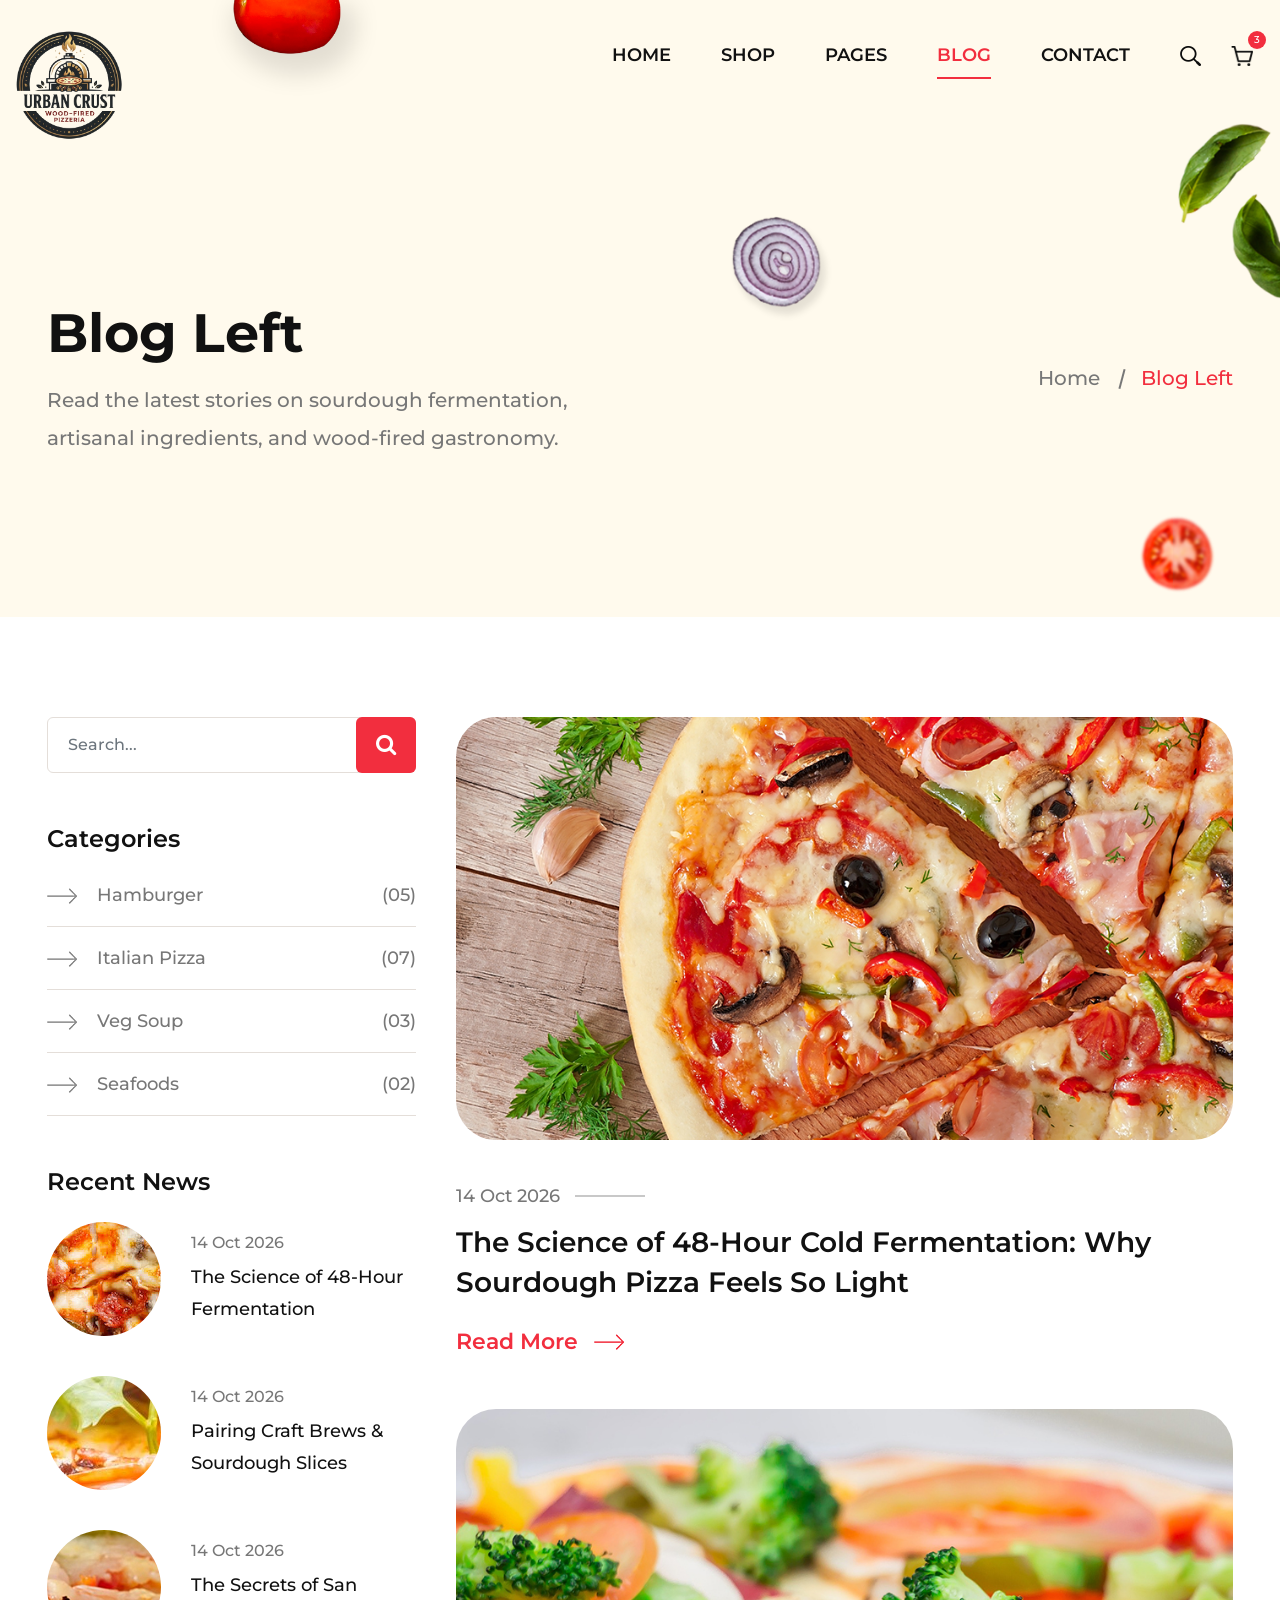
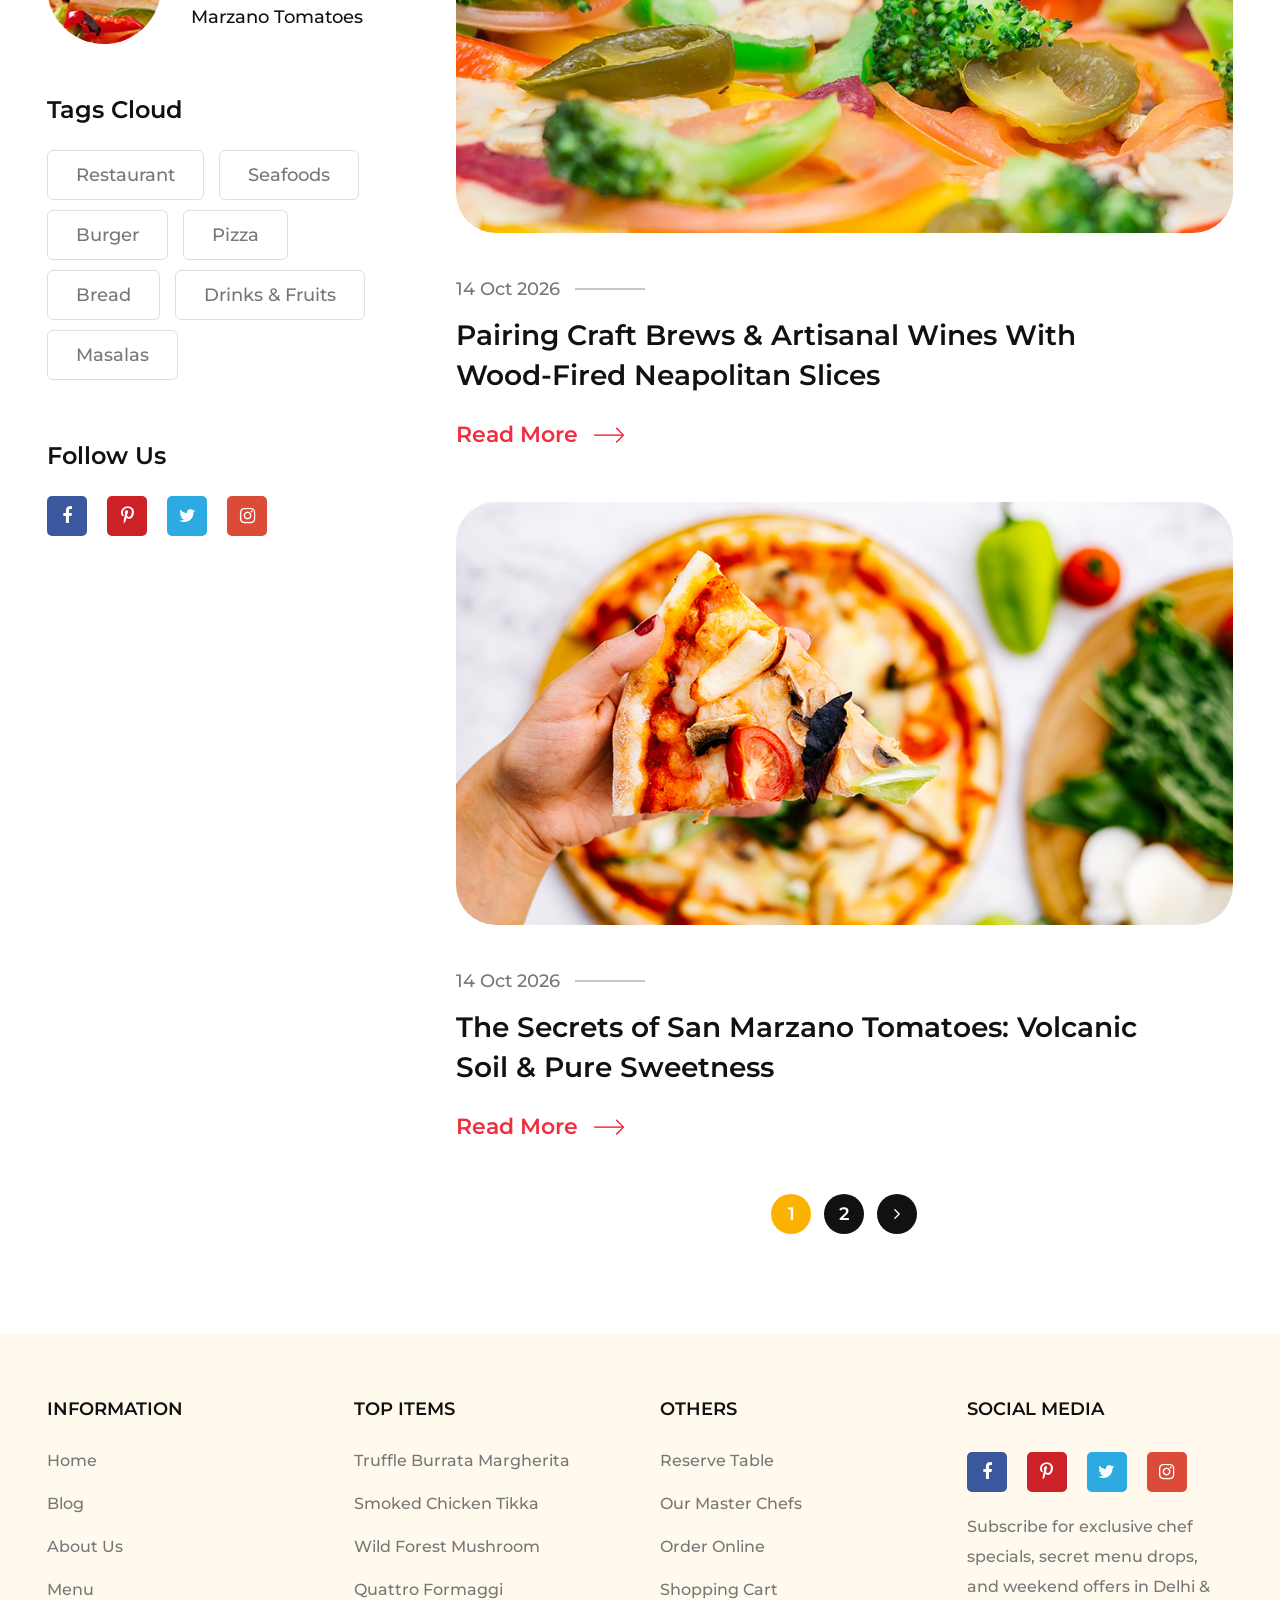
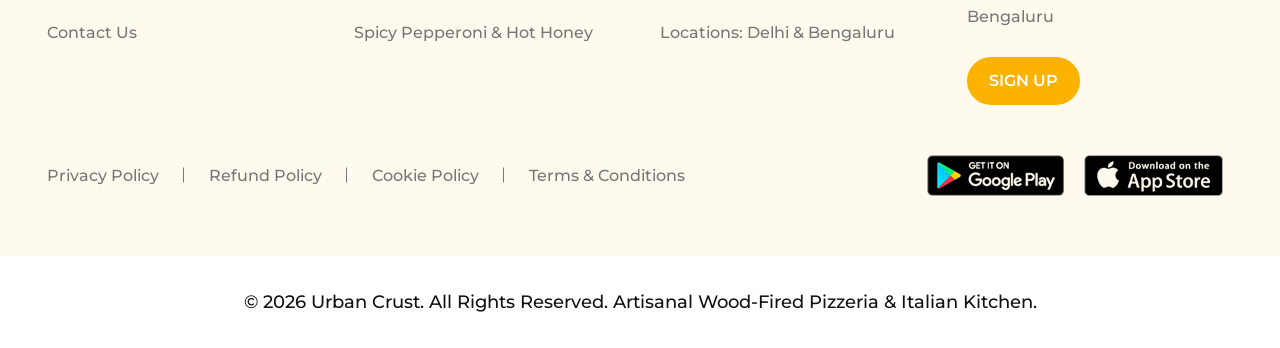
<file: blog-left.html>
<!DOCTYPE html>
<html lang="en">

<head>
	<!-- Basic Page Needs -->
	<title>Culinary Journal & Pizza Insights | Urban Crust</title>
	<meta charset="utf-8">
    <meta name="viewport" content="width=device-width, initial-scale=1.0">
    <meta name="description" content="Read stories from our kitchen: the art of 48-hour dough fermentation, sourdough secrets, craft beverage pairings, and Italian culinary heritage.">
    <meta name="theme-color" content="#d93b1e">
    <meta property="og:title" content="Culinary Journal & Pizza Insights | Urban Crust">
    <meta property="og:description" content="Read stories from our kitchen: the art of 48-hour dough fermentation, sourdough secrets, craft beverage pairings, and Italian culinary heritage.">
    <meta property="og:type" content="website">
    <meta property="og:image" content="images/banner-img-1.png">


    <!-- CSS -->
    <link type="image/x-icon" href="images/favicon.png" rel="icon">
    <link rel="stylesheet" type="text/css" href="css/font-awesome.min.css">
    <link rel="stylesheet" type="text/css" href="css/bootstrap.min.css">
	<link rel="stylesheet" type="text/css" href="css/style.css">
</head>
<body>

	<!-- Preloader Start -->
	<div id="preloader" class="preloader">
		<div class="preloader-box">
			<img src="images/preloader.svg" alt="preloader">
		</div>
	</div>
	<!-- Preloader End -->

	<!-- Header Start -->
	<header>
		<div class="header-vacter">
			<img src="images/header-img.png" alt="Vacter Image">
		</div>
		<div class="container-big">
			<div class="header-inner">
				<div class="row align-items-center">
					<div class="col-xl-3 col-lg-3 col-md-3 col-5">
						<div class="header-logo">
							<a href="index.html"><img src="images/logo.png" alt="Urban Crust Logo"></a>
						</div>
					</div>
					<div class="col-xl-9 col-lg-9 col-md-9 col-7">
						<div class="main-menu">
							<div class="menu-toggle">
		                        <span></span>
		                    </div>
							<div class="menu">
								<div class="sidemenu-header">
									<div class="sidemenu-logo">
										<img src="images/logo.png" alt="Urban Crust Logo">
									</div>
									<div class="sidemenu-close">
										<span></span>
									</div>
								</div>
								<ul>
									<li><a href="index.html">Home</a></li>
									<li>
										<span class="opener"></span>
										<a href="javascript:void(0)">Shop</a>
										<ul class="dropdown-content">
											<li><a href="shop-list.html">Shop List</a></li>
											<li><a href="shop-detail.html">Shop Detail</a></li>
											<li><a href="cart.html">Cart</a></li>
											<li><a href="checkout.html">Checkout</a></li>
										</ul>
									</li>
									<li>
										<span class="opener"></span>
										<a href="javascript:void(0)">Pages</a>
										<ul class="dropdown-content">
											<li><a href="about.html">About Us</a></li>
											<li><a href="our-menu.html">Our Menu</a></li>
											<li><a href="our-team.html">Our Team</a></li>
											<li><a href="book-now.html">Book Now</a></li>
											<li><a href="404.html">404 Page</a></li>
										</ul>
									</li>
									<li class="active">
										<span class="opener"></span>
										<a href="javascript:void(0)">Blog</a>
										<ul class="dropdown-content">
											<li><a href="blog-right.html">Blog Right</a></li>
											<li class="active"><a href="blog-left.html">Blog Left</a></li>
											<li><a href="blog-detail.html">Blog Detail</a></li>
										</ul>
									</li>
									<li><a href="contact-us.html">Contact</a></li>
								</ul>
							</div>
							<div class="icon-menu">
								<ul>
									<li class="search">
										<a href="javascript:void(0)">
											<img src="images/search-icon.png" class="normal-icon" alt="Search Icon">
											<img src="images/search-icon-2.png" class="hover-icon" alt="Search Icon">
										</a>
									</li>
									<li class="cart-slide position-r">
										<a href="javascript:void(0)">
											<img src="images/cart-icon.png" class="normal-icon" alt="Cart Icon">
											<img src="images/cart-icon-2.png" class="hover-icon" alt="Cart Icon">
											<span class="cart-count">0</span>
										</a>
									</li>
								</ul>
							</div>
						</div>
					</div>
				</div>
			</div>
		</div>
	</header>
	<!-- Header End -->


	<!-- Start Of Main Div -->
	<main>

		<!-- Start Of Sub Banner -->
		<section class="sub-banner bg-yellow overflow-h position-r">
			<div class="container">
				<div class="row align-items-center">
					<div class="col-xl-6 col-lg-6 col-md-12">
						<div class="sub-banner-content wow fadeInLeft">
							<h1 class="sub-banner-title">Blog Left</h1>
							<p>Read the latest stories on sourdough fermentation, artisanal ingredients, and wood-fired gastronomy.</p>
						</div>
					</div>

					<div class="col-xl-6 col-lg-6 col-md-12">
						<div class="bread-crumb wow fadeInRight">
							<ul>
								<li><a href="index.html">Home</a></li>
								<li>Blog Left</li>
							</ul>
						</div>
					</div>
				</div>
			</div>

			<div class="black-jamun wow fadeInLeft animation-delay-5">
				<img src="images/black-jamun.png" alt="black-jamun">
			</div>

			<div class="onion-img wow fadeInUp animation-delay-6">
				<img src="images/onion.png" alt="onion">
			</div>

			<div class="tamato-img wow fadeInUp animation-delay-7">
				<img src="images/tamato.png" alt="tamato">
			</div>

			<div class="leaf-img wow fadeInRight animation-delay-8">
				<img src="images/banner-leaf.png" alt="banner-leaf">
			</div>
		</section>
		<!-- End Of Sub Banner -->


		<!-- Start Of Blog List -->
		<section class="blog-list ptb-150 overflow-h">
			<div class="container">
				<div class="row">
					<div class="col-xl-4 col-lg-4 col-md-12 order-md_2">
						<div class="blog-sidebar wow fadeInLeft">
							<div class="blog-search position-r mb-50">
                                <input type="text" name="search" class="form-control" placeholder="Search...">
                                <button class="blog-search-btn"><i class="fa fa-search" aria-hidden="true"></i></button>
                            </div>

                            <div class="blog-cate mb-50">
                            	<h2 class="blog-cat-title">Categories</h2>
                            	<ul>
                            		<li>
                            			<a href="#">
                            				<span class="cat-name"><img src="images/right-arrow-red.png" alt="Right Arrow">Hamburger</span>
                            				<span class="count">(05)</span>
                            			</a>
                            		</li>
                            		<li>
                            			<a href="#">
                            				<span class="cat-name"><img src="images/right-arrow-red.png" alt="Right Arrow">Italian Pizza</span>
                            				<span class="count">(07)</span>
                            			</a>
                            		</li>
                            		<li>
                            			<a href="#">
                            				<span class="cat-name"><img src="images/right-arrow-red.png" alt="Right Arrow">Veg Soup</span>
                            				<span class="count">(03)</span>
                            			</a>
                            		</li>
                            		<li>
                            			<a href="#">
                            				<span class="cat-name"><img src="images/right-arrow-red.png" alt="Right Arrow">Seafoods</span>
                            				<span class="count">(02)</span>
                            			</a>
                            		</li>
                            	</ul>
                            </div>

                            <div class="recent-news mb-50">
                            	<h2 class="blog-cat-title">Recent News</h2>
                            	<div class="news-box">
                            		<div class="news-img">
                            			<a href="blog-detail.html"><img src="images/recent-1.jpg" alt="recent-1"></a>
                            		</div>
                            		<div class="news-detail">
                            			<span class="date">14 Oct 2026</span>
                            			<a href="blog-detail.html" class="news-title">The Science of 48-Hour Fermentation</a>
                            		</div>
                            	</div>
                            	<div class="news-box">
                            		<div class="news-img">
                            			<a href="blog-detail.html"><img src="images/recent-2.jpg" alt="recent-2"></a>
                            		</div>
                            		<div class="news-detail">
                            			<span class="date">14 Oct 2026</span>
                            			<a href="blog-detail.html" class="news-title">Pairing Craft Brews & Sourdough Slices</a>
                            		</div>
                            	</div>
                            	<div class="news-box">
                            		<div class="news-img">
                            			<a href="blog-detail.html"><img src="images/recent-3.jpg" alt="recent-3"></a>
                            		</div>
                            		<div class="news-detail">
                            			<span class="date">14 Oct 2026</span>
                            			<a href="blog-detail.html" class="news-title">The Secrets of San Marzano Tomatoes</a>
                            		</div>
                            	</div>
                            </div>

                            <div class="blog-tags mb-50">
                            	<h2 class="blog-cat-title">Tags Cloud</h2>
                            	<ul>
                            		<li><a href="javascript:void(0)">Restaurant</a></li>
                            		<li><a href="javascript:void(0)">Seafoods</a></li>
                            		<li><a href="javascript:void(0)">Burger</a></li>
                            		<li><a href="javascript:void(0)">Pizza</a></li>
                            		<li><a href="javascript:void(0)">Bread</a></li>
                            		<li><a href="javascript:void(0)">Drinks & Fruits</a></li>
                            		<li><a href="javascript:void(0)">Masalas</a></li>
                            	</ul>
                            </div>

                            <div class="blog-social">
                            	<h2 class="blog-cat-title">Follow Us</h2>
                            	<ul class="footer-social">
									<li><a href="#" class="facebook"><i class="fa fa-facebook" aria-hidden="true"></i></a></li>
									<li><a href="#" class="pinterest"><i class="fa fa-pinterest-p" aria-hidden="true"></i></a></li>
									<li><a href="#" class="twitter"><i class="fa fa-twitter" aria-hidden="true"></i></a></li>
									<li><a href="#" class="instagram"><i class="fa fa-instagram" aria-hidden="true"></i></a></li>
								</ul>
                            </div>
						</div>
					</div>

					<div class="col-xl-8 col-lg-8 col-md-12 order-md_1">
						<div class="blog-list-part wow fadeInRight">
							<div class="blog-singel-list">
								<div class="blog-img">
									<a href="blog-detail.html"><img src="images/blog-list-1.jpg" alt="blog-list-1"></a>
								</div>
								<div class="blog-list-content">
									<div class="blog-date"><span>14 Oct 2026 </span></div>
									<h3 class="blog-title"><a href="blog-detail.html">The Science of 48-Hour Cold Fermentation: Why Sourdough Pizza Feels So Light</a></h3>
									<a href="blog-detail.html" class="read-more">Read More <img src="images/right-arrow-red.png" alt="Right Arrow"></a>
								</div>
							</div>

							<div class="blog-singel-list">
								<div class="blog-img">
									<a href="blog-detail.html"><img src="images/blog-list-2.jpg" alt="blog-list-2"></a>
								</div>
								<div class="blog-list-content">
									<div class="blog-date"><span>14 Oct 2026 </span></div>
									<h3 class="blog-title"><a href="blog-detail.html">Pairing Craft Brews & Artisanal Wines With Wood-Fired Neapolitan Slices</a></h3>
									<a href="blog-detail.html" class="read-more">Read More <img src="images/right-arrow-red.png" alt="Right Arrow"></a>
								</div>
							</div>

							<div class="blog-singel-list">
								<div class="blog-img">
									<a href="blog-detail.html"><img src="images/blog-list-3.jpg" alt="blog-list-3"></a>
								</div>
								<div class="blog-list-content">
									<div class="blog-date"><span>14 Oct 2026 </span></div>
									<h3 class="blog-title"><a href="blog-detail.html">The Secrets of San Marzano Tomatoes: Volcanic Soil & Pure Sweetness</a></h3>
									<a href="blog-detail.html" class="read-more">Read More <img src="images/right-arrow-red.png" alt="Right Arrow"></a>
								</div>
							</div>

							<div class="custom-pagination text-center">
								<ul>
                                    <li><a href="#" class="active">1</a></li>
                                    <li><a href="#">2</a></li>
                                    <li><a href="#"><i class="fa fa-angle-right" aria-hidden="true"></i></a></li>
                                </ul>
							</div>
						</div>
					</div>
				</div>
			</div>
		</section>
		<!-- End Of Blog List -->

	</main>
	<!-- End Of Main Div -->


	<!-- Start Of Footer -->
	<footer>
		<div class="footer ptb-100 bg-yellow position-r overflow-h">
			<div class="footer-pattern-1 wow fadeInLeft animation-delay-5">
				<img src="images/logo.png" alt="Urban Crust Logo">
			</div>
			<div class="footer-pattern-2 wow fadeInRight animation-delay-5">
				<img src="images/footer-pattern.png" alt="footer-pattern">
			</div>
			<div class="container">
				<div class="row">
					<div class="col-xl-3 col-lg-6 col-md-6 footer-box wow fadeInUp">
						<h6 class="footer-title text-uppercase">Information</h6>
						<ul class="footer-menu">
							<li><a href="index.html">Home</a></li>
							<li><a href="blog-left.html">Blog</a></li>
							<li><a href="about.html">About Us</a></li>
							<li><a href="our-menu.html">Menu</a></li>
							<li><a href="contact-us.html">Contact Us</a></li>
						</ul>
					</div>
					<div class="col-xl-3 col-lg-6 col-md-6 footer-box wow fadeInUp">
						<h6 class="footer-title text-uppercase">Top Items</h6>
						<ul class="footer-menu">
							<li><a href="shop-list.html">Truffle Burrata Margherita</a></li>
							<li><a href="shop-list.html">Smoked Chicken Tikka</a></li>
							<li><a href="shop-list.html">Wild Forest Mushroom</a></li>
							<li><a href="shop-list.html">Quattro Formaggi</a></li>
							<li><a href="shop-list.html">Spicy Pepperoni & Hot Honey</a></li>
						</ul>
					</div>
					<div class="col-xl-3 col-lg-6 col-md-6 footer-box wow fadeInUp">
						<h6 class="footer-title text-uppercase">Others</h6>
						<ul class="footer-menu">
							<li><a href="book-now.html">Reserve Table</a></li>
							<li><a href="our-team.html">Our Master Chefs</a></li>
							<li><a href="shop-list.html">Order Online</a></li>
							<li><a href="cart.html">Shopping Cart</a></li>
							<li><a href="contact-us.html">Locations: Delhi & Bengaluru</a></li>
						</ul>
					</div>
					<div class="col-xl-3 col-lg-6 col-md-6 footer-box wow fadeInUp">
						<h6 class="footer-title text-uppercase">Social Media</h6>
						<ul class="footer-social">
							<li><a href="#" class="facebook"><i class="fa fa-facebook" aria-hidden="true"></i></a></li>
							<li><a href="#" class="pinterest"><i class="fa fa-pinterest-p" aria-hidden="true"></i></a></li>
							<li><a href="#" class="twitter"><i class="fa fa-twitter" aria-hidden="true"></i></a></li>
							<li><a href="#" class="instagram"><i class="fa fa-instagram" aria-hidden="true"></i></a></li>
						</ul>
						<div class="footer-offers-text">
							<p>Subscribe for exclusive chef specials, secret menu drops, and weekend offers in Delhi & Bengaluru</p>
						</div>
						<div class="footer-sign-up">
							<a href="#" class="btn-ct btn-small">Sign Up</a>
						</div>
					</div>
					<div class="col-xl-12 col-lg-12 col-md-12 terms-menu">
						<div class="row align-items-center">
							<div class="col-xl-8 col-lg-9 col-md-12 wow fadeInLeft">
								<ul class="policy-menu">
									<li><a href="#">Privacy Policy</a></li>
									<li><a href="#">Refund Policy</a></li>
									<li><a href="#">Cookie Policy</a></li>
									<li><a href="#">Terms & Conditions</a></li>
								</ul>
							</div>
							<div class="col-xl-4 col-lg-3 col-md-12 wow fadeInRight">
								<ul class="app-list">
									<li><a href="#"><img src="images/google-play.png" alt="Google Play"></a></li>
									<li><a href="#"><img src="images/app-stor.png" alt="App Store"></a></li>
								</ul>
							</div>
						</div>
					</div>
				</div>
			</div>
		</div>
		<div class="copyright">
			<div class="container">
				<div class="text-center">
					<p>&#169; 2026 Urban Crust. All Rights Reserved. Artisanal Wood-Fired Pizzeria & Italian Kitchen.</p>
				</div>
			</div>
		</div>
	</footer>
	<!-- End Of Footer -->


	<!-- Start Of Search Popup -->
	<div class="search-popup">
		<div class="search-overlay"></div>
		<div class="search-form">
			<button class="close"></button>
			<form>
				<input type="text" name="search" placeholder="What are you looking for?" class="search-input">
				<button type="submit"><img src="images/search-icon-white.png" alt="Search Icon"></button>
			</form>
		</div>
	</div>
	<!-- End Of Search Popup -->
	

	<!-- Start Of Cart Drawer -->
	<div class="cart-drawer">
		<div class="bg-overlay"></div>
		<div class="drawer-content">
			<div class="w-100">
				<div class="cart-header">
					<h6 class="title text-uppercase">SHOPPING CART</h6>
					<button class="close"></button>
				</div>
				<div class="cart-list">
					<div class="cart-list-inner">
						<div class="cart-item">
							<div class="item-image">
								<a href="shop-detail.html"><img src="images/pizza-1.png" alt="Item Image"></a>
							</div>
							<div class="item-detl">
								<div class="item-name">
									<a href="shop-detail.html">Truffle Burrata Margherita</a>
									<a class="item-remove" href="#"><img src="images/delete.png" alt="delete"></a>
								</div>
								<div class="item-price">
									<span>₹449</span>
								</div>
								<div class="quantity-editer">
									<div class="quantity">
									  	<button type="button" class="sub minus">-</button>
									  	<input class="count" name="quantity" type="number" value="1" min="1" max="10">
									  	<button type="button" class="add plus">+</button>
									</div>
								</div>
							</div>
						</div>
						<div class="cart-item">
							<div class="item-image">
								<a href="shop-detail.html"><img src="images/pizza-2.png" alt="Item Image"></a>
							</div>
							<div class="item-detl">
								<div class="item-name">
									<a href="shop-detail.html">Smoked Chicken Tikka</a>
									<a class="item-remove" href="#"><img src="images/delete.png" alt="delete"></a>
								</div>
								<div class="item-price">
									<span>₹499</span>
								</div>
								<div class="quantity-editer">
									<div class="quantity">
									  	<button type="button" class="sub minus">-</button>
									  	<input class="count" name="quantity" type="number" value="1" min="1" max="10">
									  	<button type="button" class="add plus">+</button>
									</div>
								</div>
							</div>
						</div>
						<div class="cart-item">
							<div class="item-image">
								<a href="shop-detail.html"><img src="images/pizza-3.png" alt="Item Image"></a>
							</div>
							<div class="item-detl">
								<div class="item-name">
									<a class="item-title" href="shop-detail.html">Wild Forest Mushroom & Truffle</a>
									<a class="item-remove" href="#"><img src="images/delete.png" alt="delete"></a>
								</div>
								<div class="item-price">
									<span>₹479</span>
								</div>
								<div class="quantity-editer">
									<div class="quantity">
									  	<button type="button" class="sub minus">-</button>
									  	<input class="count" name="quantity" type="number" value="1" min="1" max="10">
									  	<button type="button" class="add plus">+</button>
									</div>
								</div>
							</div>
						</div>
					</div>
				</div>
			</div>
			<div class="cart-footer">
				<div class="sub-total">
					<strong>Subtotal:</strong> <span class="sprice">₹1,427</span>
				</div>
				<div class="cart-footer-des">
					<p>Taxes and shipping calculated at checkout</p>
				</div>
				<div class="cart-button">
					<ul>
						<li><a href="cart.html" class="btn-ct btn-small">View Cart</a></li>
						<li><a href="checkout.html" class="btn-ct btn-small subtotal">Checkout</a></li>
					</ul>
				</div>
			</div>
		</div>
	</div>
	<!-- End Of Cart Drawer -->


	<!-- Start Of Js -->
	<script src="js/jquery-3.4.1.min.js"></script>
	<script src="js/bootstrap.min.js"></script>
	<script src="js/animation.js"></script>
	<script src="js/urban-crust.js"></script>
</body>

</html>
</file>
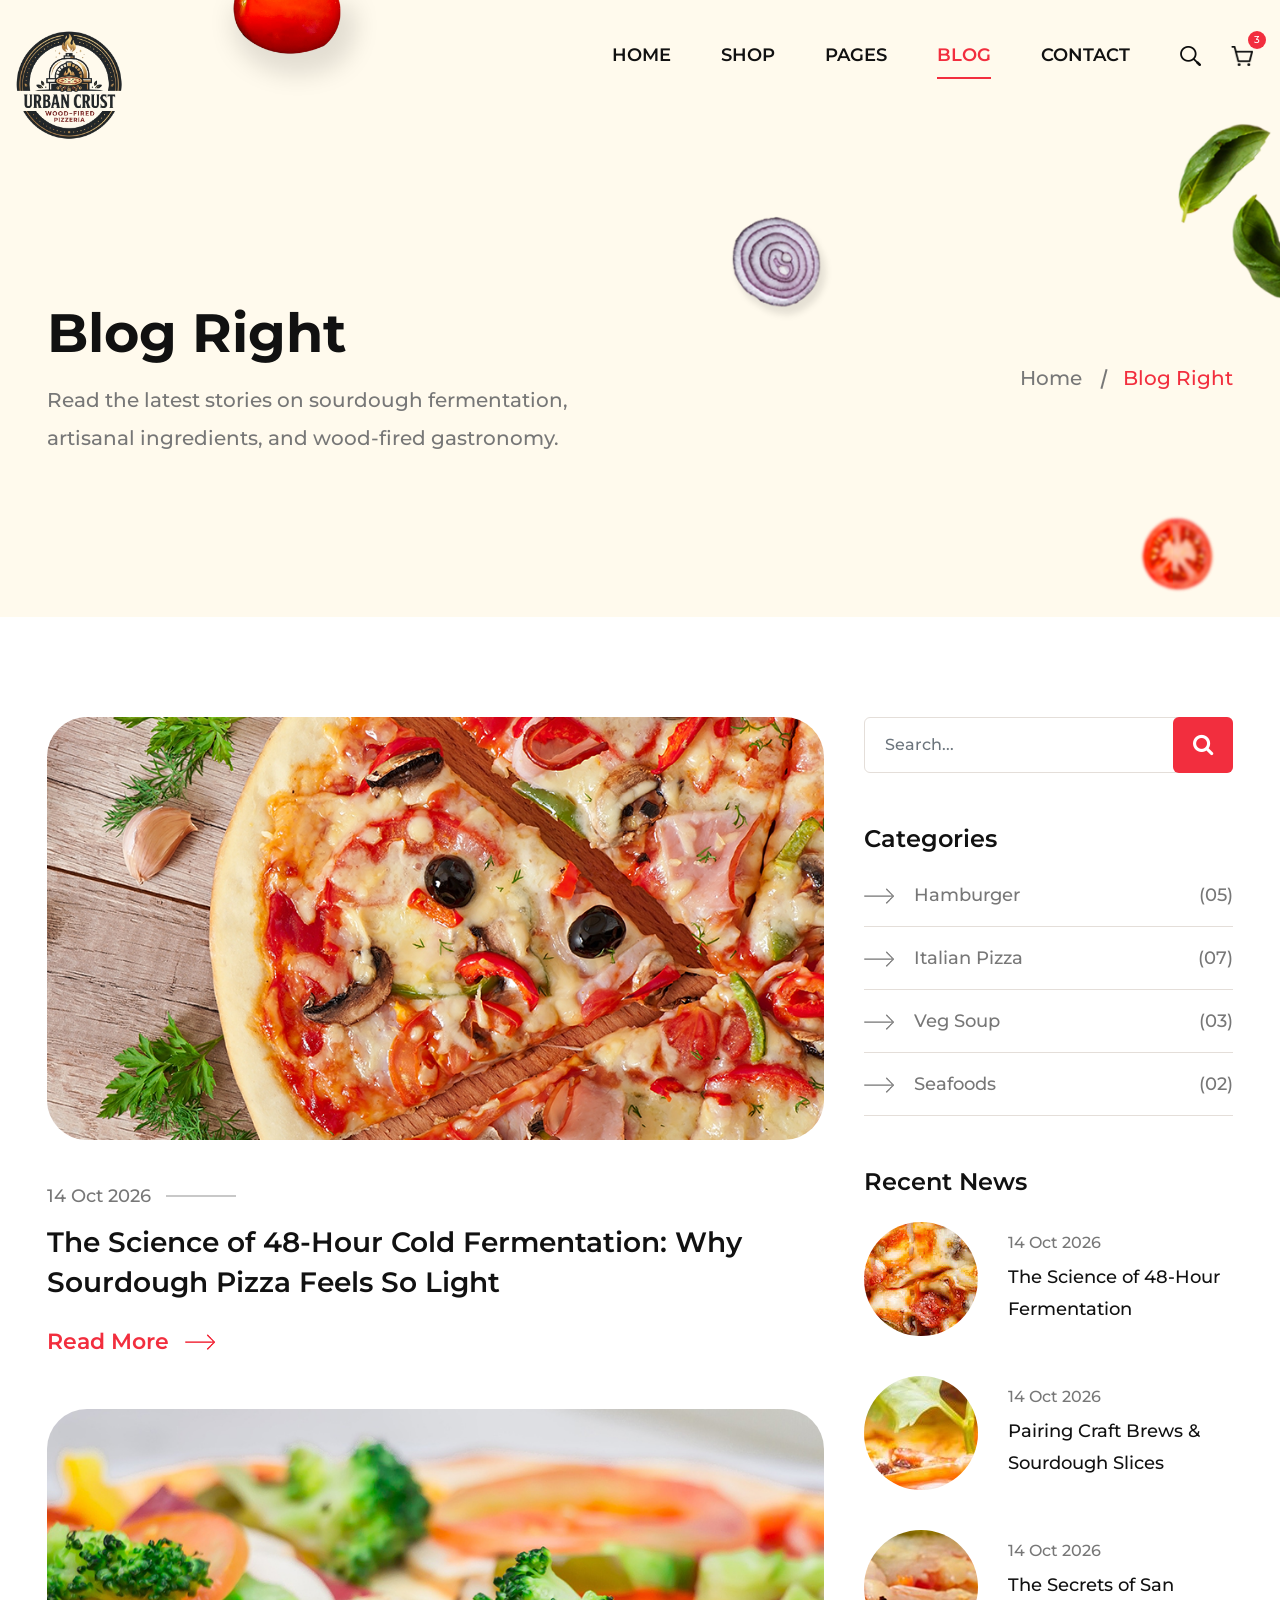
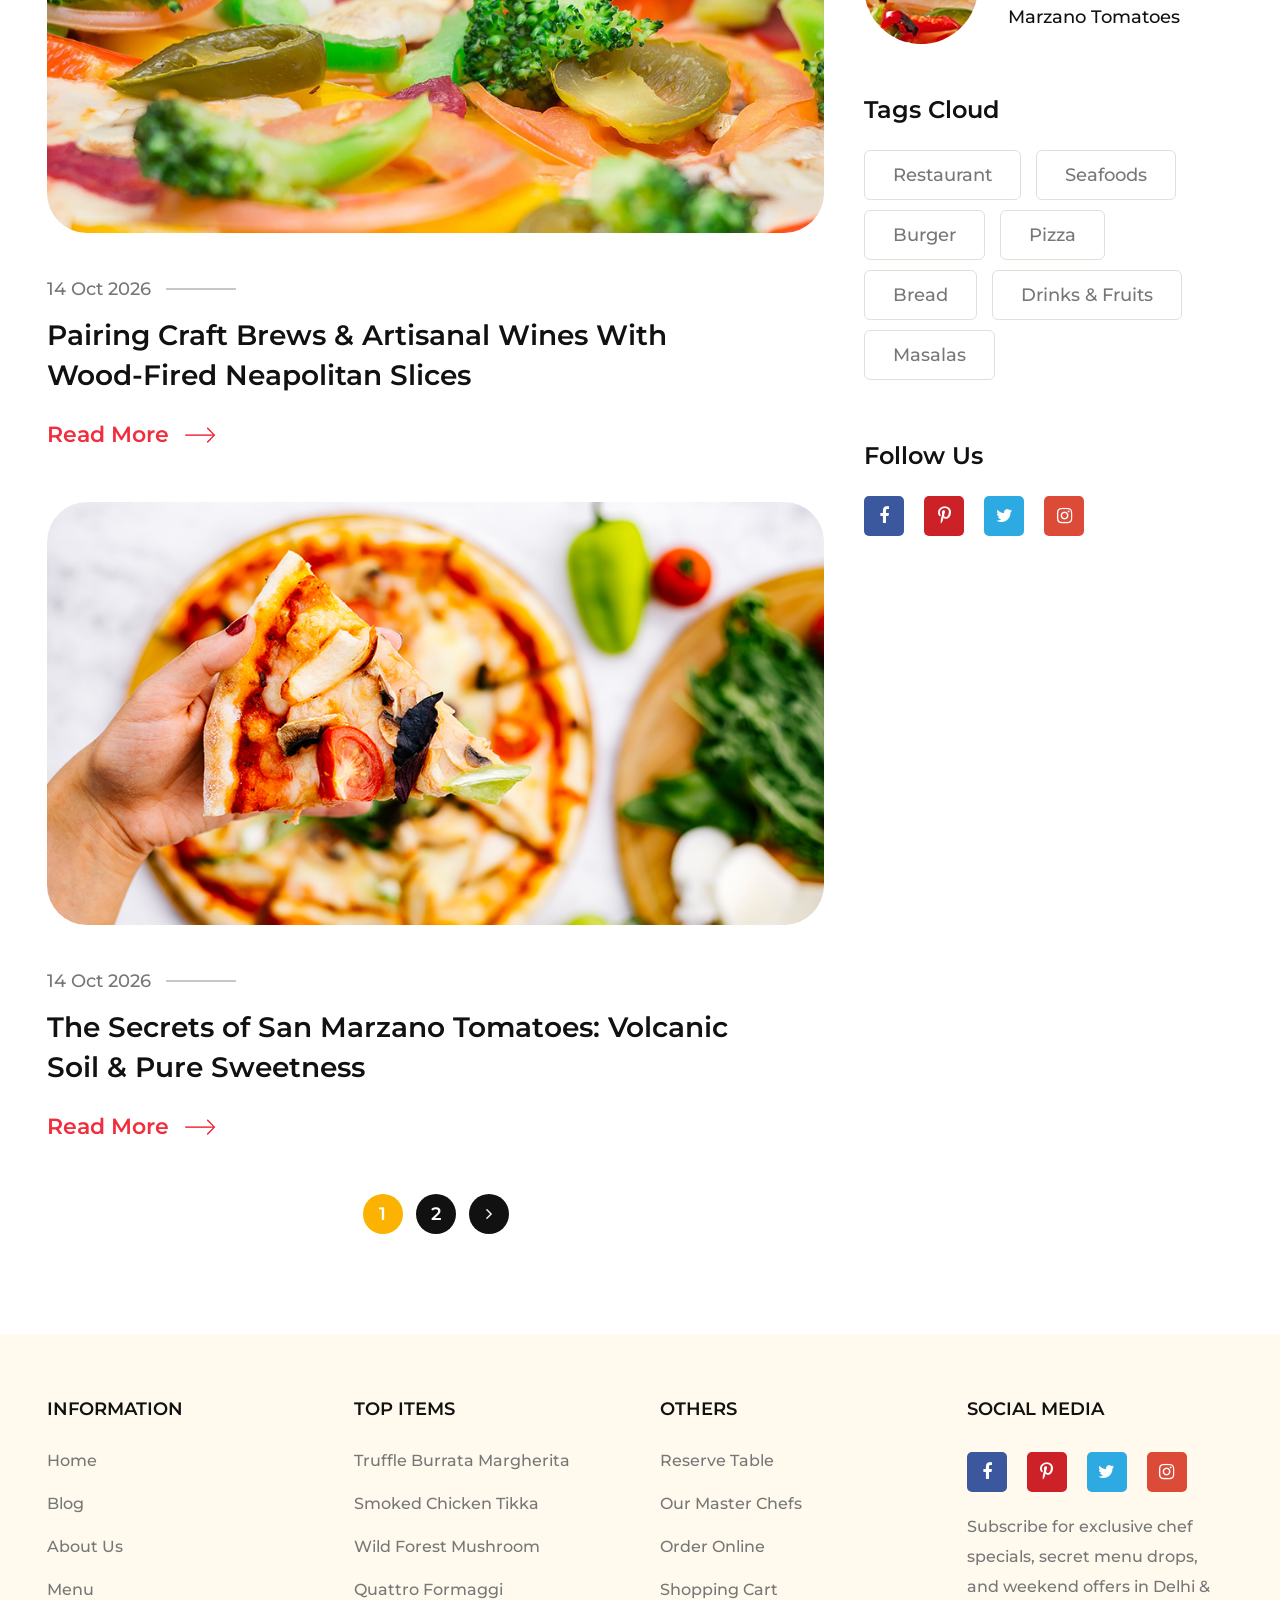
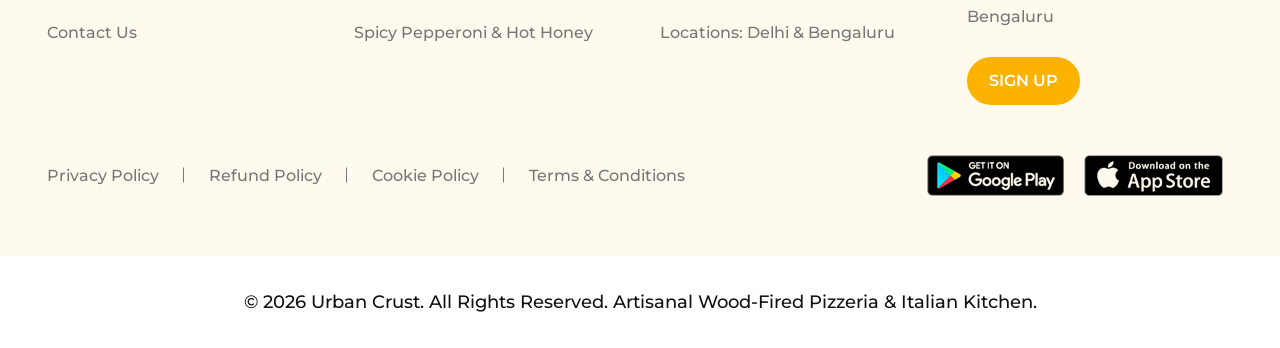
<file: blog-right.html>
<!DOCTYPE html>
<html lang="en">

<head>
	<!-- Basic Page Needs -->
	<title>Pizza Stories & Editorial Journal | Urban Crust</title>
	<meta charset="utf-8">
    <meta name="viewport" content="width=device-width, initial-scale=1.0">
    <meta name="description" content="Read stories from our kitchen: the art of 48-hour dough fermentation, sourdough secrets, craft beverage pairings, and Italian culinary heritage.">
    <meta name="theme-color" content="#d93b1e">
    <meta property="og:title" content="Culinary Journal & Pizza Insights | Urban Crust">
    <meta property="og:description" content="Read stories from our kitchen: the art of 48-hour dough fermentation, sourdough secrets, craft beverage pairings, and Italian culinary heritage.">
    <meta property="og:type" content="website">
    <meta property="og:image" content="images/banner-img-1.png">


    <!-- CSS -->
    <link type="image/x-icon" href="images/favicon.png" rel="icon">
    <link rel="stylesheet" type="text/css" href="css/font-awesome.min.css">
    <link rel="stylesheet" type="text/css" href="css/bootstrap.min.css">
	<link rel="stylesheet" type="text/css" href="css/style.css">
</head>
<body>


	<!-- Preloader Start -->
	<div id="preloader" class="preloader">
		<div class="preloader-box">
			<img src="images/preloader.svg" alt="preloader">
		</div>
	</div>
	<!-- Preloader End -->

	<!-- Header Start -->
	<header>
		<div class="header-vacter">
			<img src="images/header-img.png" alt="Vacter Image">
		</div>
		<div class="container-big">
			<div class="header-inner">
				<div class="row align-items-center">
					<div class="col-xl-3 col-lg-3 col-md-3 col-5">
						<div class="header-logo">
							<a href="index.html"><img src="images/logo.png" alt="Urban Crust Logo"></a>
						</div>
					</div>
					<div class="col-xl-9 col-lg-9 col-md-9 col-7">
						<div class="main-menu">
							<div class="menu-toggle">
		                        <span></span>
		                    </div>
							<div class="menu">
								<div class="sidemenu-header">
									<div class="sidemenu-logo">
										<img src="images/logo.png" alt="Urban Crust Logo">
									</div>
									<div class="sidemenu-close">
										<span></span>
									</div>
								</div>
								<ul>
									<li><a href="index.html">Home</a></li>
									<li>
										<span class="opener"></span>
										<a href="javascript:void(0)">Shop</a>
										<ul class="dropdown-content">
											<li><a href="shop-list.html">Shop List</a></li>
											<li><a href="shop-detail.html">Shop Detail</a></li>
											<li><a href="cart.html">Cart</a></li>
											<li><a href="checkout.html">Checkout</a></li>
										</ul>
									</li>
									<li>
										<span class="opener"></span>
										<a href="javascript:void(0)">Pages</a>
										<ul class="dropdown-content">
											<li><a href="about.html">About Us</a></li>
											<li><a href="our-menu.html">Our Menu</a></li>
											<li><a href="our-team.html">Our Team</a></li>
											<li><a href="book-now.html">Book Now</a></li>
											<li><a href="404.html">404 Page</a></li>
										</ul>
									</li>
									<li class="active">
										<span class="opener"></span>
										<a href="javascript:void(0)">Blog</a>
										<ul class="dropdown-content">
											<li class="active"><a href="blog-right.html">Blog Right</a></li>
											<li><a href="blog-left.html">Blog Left</a></li>
											<li><a href="blog-detail.html">Blog Detail</a></li>
										</ul>
									</li>
									<li><a href="contact-us.html">Contact</a></li>
								</ul>
							</div>
							<div class="icon-menu">
								<ul>
									<li class="search">
										<a href="javascript:void(0)">
											<img src="images/search-icon.png" class="normal-icon" alt="Search Icon">
											<img src="images/search-icon-2.png" class="hover-icon" alt="Search Icon">
										</a>
									</li>
									<li class="cart-slide position-r">
										<a href="javascript:void(0)">
											<img src="images/cart-icon.png" class="normal-icon" alt="Cart Icon">
											<img src="images/cart-icon-2.png" class="hover-icon" alt="Cart Icon">
											<span class="cart-count">0</span>
										</a>
									</li>
								</ul>
							</div>
						</div>
					</div>
				</div>
			</div>
		</div>
	</header>
	<!-- Header End -->


	<!-- Start Of Main Div -->
	<main>

		<!-- Start Of Sub Banner -->
		<section class="sub-banner bg-yellow overflow-h position-r">
			<div class="container">
				<div class="row align-items-center">
					<div class="col-xl-6 col-lg-6 col-md-12">
						<div class="sub-banner-content wow fadeInLeft">
							<h1 class="sub-banner-title">Blog Right</h1>
							<p>Read the latest stories on sourdough fermentation, artisanal ingredients, and wood-fired gastronomy.</p>
						</div>
					</div>

					<div class="col-xl-6 col-lg-6 col-md-12">
						<div class="bread-crumb wow fadeInRight">
							<ul>
								<li><a href="index.html">Home</a></li>
								<li>Blog Right</li>
							</ul>
						</div>
					</div>
				</div>
			</div>

			<div class="black-jamun wow fadeInLeft animation-delay-5">
				<img src="images/black-jamun.png" alt="black-jamun">
			</div>

			<div class="onion-img wow fadeInUp animation-delay-6">
				<img src="images/onion.png" alt="onion">
			</div>

			<div class="tamato-img wow fadeInUp animation-delay-7">
				<img src="images/tamato.png" alt="tamato">
			</div>

			<div class="leaf-img wow fadeInRight animation-delay-8">
				<img src="images/banner-leaf.png" alt="banner-leaf">
			</div>
		</section>
		<!-- End Of Sub Banner -->


		<!-- Start Of Blog List -->
		<section class="blog-list ptb-150 overflow-h">
			<div class="container">
				<div class="row">
					<div class="col-xl-8 col-lg-8 col-md-12">
						<div class="blog-list-part wow fadeInLeft">
							<div class="blog-singel-list">
								<div class="blog-img">
									<a href="blog-detail.html"><img src="images/blog-list-1.jpg" alt="blog-list-1"></a>
								</div>
								<div class="blog-list-content">
									<div class="blog-date"><span>14 Oct 2026 </span></div>
									<h3 class="blog-title"><a href="blog-detail.html">The Science of 48-Hour Cold Fermentation: Why Sourdough Pizza Feels So Light</a></h3>
									<a href="blog-detail.html" class="read-more">Read More <img src="images/right-arrow-red.png" alt="Right Arrow"></a>
								</div>
							</div>

							<div class="blog-singel-list">
								<div class="blog-img">
									<a href="blog-detail.html"><img src="images/blog-list-2.jpg" alt="blog-list-2"></a>
								</div>
								<div class="blog-list-content">
									<div class="blog-date"><span>14 Oct 2026 </span></div>
									<h3 class="blog-title"><a href="blog-detail.html">Pairing Craft Brews & Artisanal Wines With Wood-Fired Neapolitan Slices</a></h3>
									<a href="blog-detail.html" class="read-more">Read More <img src="images/right-arrow-red.png" alt="Right Arrow"></a>
								</div>
							</div>

							<div class="blog-singel-list">
								<div class="blog-img">
									<a href="blog-detail.html"><img src="images/blog-list-3.jpg" alt="blog-list-3"></a>
								</div>
								<div class="blog-list-content">
									<div class="blog-date"><span>14 Oct 2026 </span></div>
									<h3 class="blog-title"><a href="blog-detail.html">The Secrets of San Marzano Tomatoes: Volcanic Soil & Pure Sweetness</a></h3>
									<a href="blog-detail.html" class="read-more">Read More <img src="images/right-arrow-red.png" alt="Right Arrow"></a>
								</div>
							</div>

							<div class="custom-pagination text-center">
								<ul>
                                    <li><a href="#" class="active">1</a></li>
                                    <li><a href="#">2</a></li>
                                    <li><a href="#"><i class="fa fa-angle-right" aria-hidden="true"></i></a></li>
                                </ul>
							</div>
						</div>
					</div>

					<div class="col-xl-4 col-lg-4 col-md-12">
						<div class="blog-sidebar wow fadeInRight">
							<div class="blog-search position-r mb-50">
                                <input type="text" name="search" class="form-control" placeholder="Search...">
                                <button class="blog-search-btn"><i class="fa fa-search" aria-hidden="true"></i></button>
                            </div>

                            <div class="blog-cate mb-50">
                            	<h2 class="blog-cat-title">Categories</h2>
                            	<ul>
                            		<li>
                            			<a href="#">
                            				<span class="cat-name"><img src="images/right-arrow-red.png" alt="Right Arrow">Hamburger</span>
                            				<span class="count">(05)</span>
                            			</a>
                            		</li>
                            		<li>
                            			<a href="#">
                            				<span class="cat-name"><img src="images/right-arrow-red.png" alt="Right Arrow">Italian Pizza</span>
                            				<span class="count">(07)</span>
                            			</a>
                            		</li>
                            		<li>
                            			<a href="#">
                            				<span class="cat-name"><img src="images/right-arrow-red.png" alt="Right Arrow">Veg Soup</span>
                            				<span class="count">(03)</span>
                            			</a>
                            		</li>
                            		<li>
                            			<a href="#">
                            				<span class="cat-name"><img src="images/right-arrow-red.png" alt="Right Arrow">Seafoods</span>
                            				<span class="count">(02)</span>
                            			</a>
                            		</li>
                            	</ul>
                            </div>

                            <div class="recent-news mb-50">
                            	<h2 class="blog-cat-title">Recent News</h2>
                            	<div class="news-box">
                            		<div class="news-img">
                            			<a href="blog-detail.html"><img src="images/recent-1.jpg" alt="recent-1"></a>
                            		</div>
                            		<div class="news-detail">
                            			<span class="date">14 Oct 2026</span>
                            			<a href="blog-detail.html" class="news-title">The Science of 48-Hour Fermentation</a>
                            		</div>
                            	</div>
                            	<div class="news-box">
                            		<div class="news-img">
                            			<a href="blog-detail.html"><img src="images/recent-2.jpg" alt="recent-2"></a>
                            		</div>
                            		<div class="news-detail">
                            			<span class="date">14 Oct 2026</span>
                            			<a href="blog-detail.html" class="news-title">Pairing Craft Brews & Sourdough Slices</a>
                            		</div>
                            	</div>
                            	<div class="news-box">
                            		<div class="news-img">
                            			<a href="blog-detail.html"><img src="images/recent-3.jpg" alt="recent-3"></a>
                            		</div>
                            		<div class="news-detail">
                            			<span class="date">14 Oct 2026</span>
                            			<a href="blog-detail.html" class="news-title">The Secrets of San Marzano Tomatoes</a>
                            		</div>
                            	</div>
                            </div>

                            <div class="blog-tags mb-50">
                            	<h2 class="blog-cat-title">Tags Cloud</h2>
                            	<ul>
                            		<li><a href="javascript:void(0)">Restaurant</a></li>
                            		<li><a href="javascript:void(0)">Seafoods</a></li>
                            		<li><a href="javascript:void(0)">Burger</a></li>
                            		<li><a href="javascript:void(0)">Pizza</a></li>
                            		<li><a href="javascript:void(0)">Bread</a></li>
                            		<li><a href="javascript:void(0)">Drinks & Fruits</a></li>
                            		<li><a href="javascript:void(0)">Masalas</a></li>
                            	</ul>
                            </div>

                            <div class="blog-social">
                            	<h2 class="blog-cat-title">Follow Us</h2>
                            	<ul class="footer-social">
									<li><a href="#" class="facebook"><i class="fa fa-facebook" aria-hidden="true"></i></a></li>
									<li><a href="#" class="pinterest"><i class="fa fa-pinterest-p" aria-hidden="true"></i></a></li>
									<li><a href="#" class="twitter"><i class="fa fa-twitter" aria-hidden="true"></i></a></li>
									<li><a href="#" class="instagram"><i class="fa fa-instagram" aria-hidden="true"></i></a></li>
								</ul>
                            </div>
						</div>
					</div>
				</div>
			</div>
		</section>
		<!-- End Of Blog List -->

	</main>
	<!-- End Of Main Div -->


	<!-- Start Of Footer -->
	<footer>
		<div class="footer ptb-100 bg-yellow position-r overflow-h">
			<div class="footer-pattern-1 wow fadeInLeft animation-delay-5">
				<img src="images/logo.png" alt="Urban Crust Logo">
			</div>
			<div class="footer-pattern-2 wow fadeInRight animation-delay-5">
				<img src="images/footer-pattern.png" alt="footer-pattern">
			</div>
			<div class="container">
				<div class="row">
					<div class="col-xl-3 col-lg-6 col-md-6 footer-box wow fadeInUp">
						<h6 class="footer-title text-uppercase">Information</h6>
						<ul class="footer-menu">
							<li><a href="index.html">Home</a></li>
							<li><a href="blog-left.html">Blog</a></li>
							<li><a href="about.html">About Us</a></li>
							<li><a href="our-menu.html">Menu</a></li>
							<li><a href="contact-us.html">Contact Us</a></li>
						</ul>
					</div>
					<div class="col-xl-3 col-lg-6 col-md-6 footer-box wow fadeInUp">
						<h6 class="footer-title text-uppercase">Top Items</h6>
						<ul class="footer-menu">
							<li><a href="shop-list.html">Truffle Burrata Margherita</a></li>
							<li><a href="shop-list.html">Smoked Chicken Tikka</a></li>
							<li><a href="shop-list.html">Wild Forest Mushroom</a></li>
							<li><a href="shop-list.html">Quattro Formaggi</a></li>
							<li><a href="shop-list.html">Spicy Pepperoni & Hot Honey</a></li>
						</ul>
					</div>
					<div class="col-xl-3 col-lg-6 col-md-6 footer-box wow fadeInUp">
						<h6 class="footer-title text-uppercase">Others</h6>
						<ul class="footer-menu">
							<li><a href="book-now.html">Reserve Table</a></li>
							<li><a href="our-team.html">Our Master Chefs</a></li>
							<li><a href="shop-list.html">Order Online</a></li>
							<li><a href="cart.html">Shopping Cart</a></li>
							<li><a href="contact-us.html">Locations: Delhi & Bengaluru</a></li>
						</ul>
					</div>
					<div class="col-xl-3 col-lg-6 col-md-6 footer-box wow fadeInUp">
						<h6 class="footer-title text-uppercase">Social Media</h6>
						<ul class="footer-social">
							<li><a href="#" class="facebook"><i class="fa fa-facebook" aria-hidden="true"></i></a></li>
							<li><a href="#" class="pinterest"><i class="fa fa-pinterest-p" aria-hidden="true"></i></a></li>
							<li><a href="#" class="twitter"><i class="fa fa-twitter" aria-hidden="true"></i></a></li>
							<li><a href="#" class="instagram"><i class="fa fa-instagram" aria-hidden="true"></i></a></li>
						</ul>
						<div class="footer-offers-text">
							<p>Subscribe for exclusive chef specials, secret menu drops, and weekend offers in Delhi & Bengaluru</p>
						</div>
						<div class="footer-sign-up">
							<a href="#" class="btn-ct btn-small">Sign Up</a>
						</div>
					</div>
					<div class="col-xl-12 col-lg-12 col-md-12 terms-menu">
						<div class="row align-items-center">
							<div class="col-xl-8 col-lg-9 col-md-12 wow fadeInLeft">
								<ul class="policy-menu">
									<li><a href="#">Privacy Policy</a></li>
									<li><a href="#">Refund Policy</a></li>
									<li><a href="#">Cookie Policy</a></li>
									<li><a href="#">Terms & Conditions</a></li>
								</ul>
							</div>
							<div class="col-xl-4 col-lg-3 col-md-12 wow fadeInRight">
								<ul class="app-list">
									<li><a href="#"><img src="images/google-play.png" alt="Google Play"></a></li>
									<li><a href="#"><img src="images/app-stor.png" alt="App Store"></a></li>
								</ul>
							</div>
						</div>
					</div>
				</div>
			</div>
		</div>
		<div class="copyright">
			<div class="container">
				<div class="text-center">
					<p>&#169; 2026 Urban Crust. All Rights Reserved. Artisanal Wood-Fired Pizzeria & Italian Kitchen.</p>
				</div>
			</div>
		</div>
	</footer>
	<!-- End Of Footer -->


	<!-- Start Of Search Popup -->
	<div class="search-popup">
		<div class="search-overlay"></div>
		<div class="search-form">
			<button class="close"></button>
			<form>
				<input type="text" name="search" placeholder="What are you looking for?" class="search-input">
				<button type="submit"><img src="images/search-icon-white.png" alt="Search Icon"></button>
			</form>
		</div>
	</div>
	<!-- End Of Search Popup -->
	

	<!-- Start Of Cart Drawer -->
	<div class="cart-drawer">
		<div class="bg-overlay"></div>
		<div class="drawer-content">
			<div class="w-100">
				<div class="cart-header">
					<h6 class="title text-uppercase">SHOPPING CART</h6>
					<button class="close"></button>
				</div>
				<div class="cart-list">
					<div class="cart-list-inner">
						<div class="cart-item">
							<div class="item-image">
								<a href="shop-detail.html"><img src="images/pizza-1.png" alt="Item Image"></a>
							</div>
							<div class="item-detl">
								<div class="item-name">
									<a href="shop-detail.html">Truffle Burrata Margherita</a>
									<a class="item-remove" href="#"><img src="images/delete.png" alt="delete"></a>
								</div>
								<div class="item-price">
									<span>₹449</span>
								</div>
								<div class="quantity-editer">
									<div class="quantity">
									  	<button type="button" class="sub minus">-</button>
									  	<input class="count" name="quantity" type="number" value="1" min="1" max="10">
									  	<button type="button" class="add plus">+</button>
									</div>
								</div>
							</div>
						</div>
						<div class="cart-item">
							<div class="item-image">
								<a href="shop-detail.html"><img src="images/pizza-2.png" alt="Item Image"></a>
							</div>
							<div class="item-detl">
								<div class="item-name">
									<a href="shop-detail.html">Smoked Chicken Tikka</a>
									<a class="item-remove" href="#"><img src="images/delete.png" alt="delete"></a>
								</div>
								<div class="item-price">
									<span>₹499</span>
								</div>
								<div class="quantity-editer">
									<div class="quantity">
									  	<button type="button" class="sub minus">-</button>
									  	<input class="count" name="quantity" type="number" value="1" min="1" max="10">
									  	<button type="button" class="add plus">+</button>
									</div>
								</div>
							</div>
						</div>
						<div class="cart-item">
							<div class="item-image">
								<a href="shop-detail.html"><img src="images/pizza-3.png" alt="Item Image"></a>
							</div>
							<div class="item-detl">
								<div class="item-name">
									<a class="item-title" href="shop-detail.html">Wild Forest Mushroom & Truffle</a>
									<a class="item-remove" href="#"><img src="images/delete.png" alt="delete"></a>
								</div>
								<div class="item-price">
									<span>₹479</span>
								</div>
								<div class="quantity-editer">
									<div class="quantity">
									  	<button type="button" class="sub minus">-</button>
									  	<input class="count" name="quantity" type="number" value="1" min="1" max="10">
									  	<button type="button" class="add plus">+</button>
									</div>
								</div>
							</div>
						</div>
					</div>
				</div>
			</div>
			<div class="cart-footer">
				<div class="sub-total">
					<strong>Subtotal:</strong> <span class="sprice">₹1,427</span>
				</div>
				<div class="cart-footer-des">
					<p>Taxes and shipping calculated at checkout</p>
				</div>
				<div class="cart-button">
					<ul>
						<li><a href="cart.html" class="btn-ct btn-small">View Cart</a></li>
						<li><a href="checkout.html" class="btn-ct btn-small subtotal">Checkout</a></li>
					</ul>
				</div>
			</div>
		</div>
	</div>
	<!-- End Of Cart Drawer -->


	<!-- Start Of Js -->
	<script src="js/jquery-3.4.1.min.js"></script>
	<script src="js/bootstrap.min.js"></script>
	<script src="js/animation.js"></script>
	<script src="js/urban-crust.js"></script>
</body>

</html>
</file>
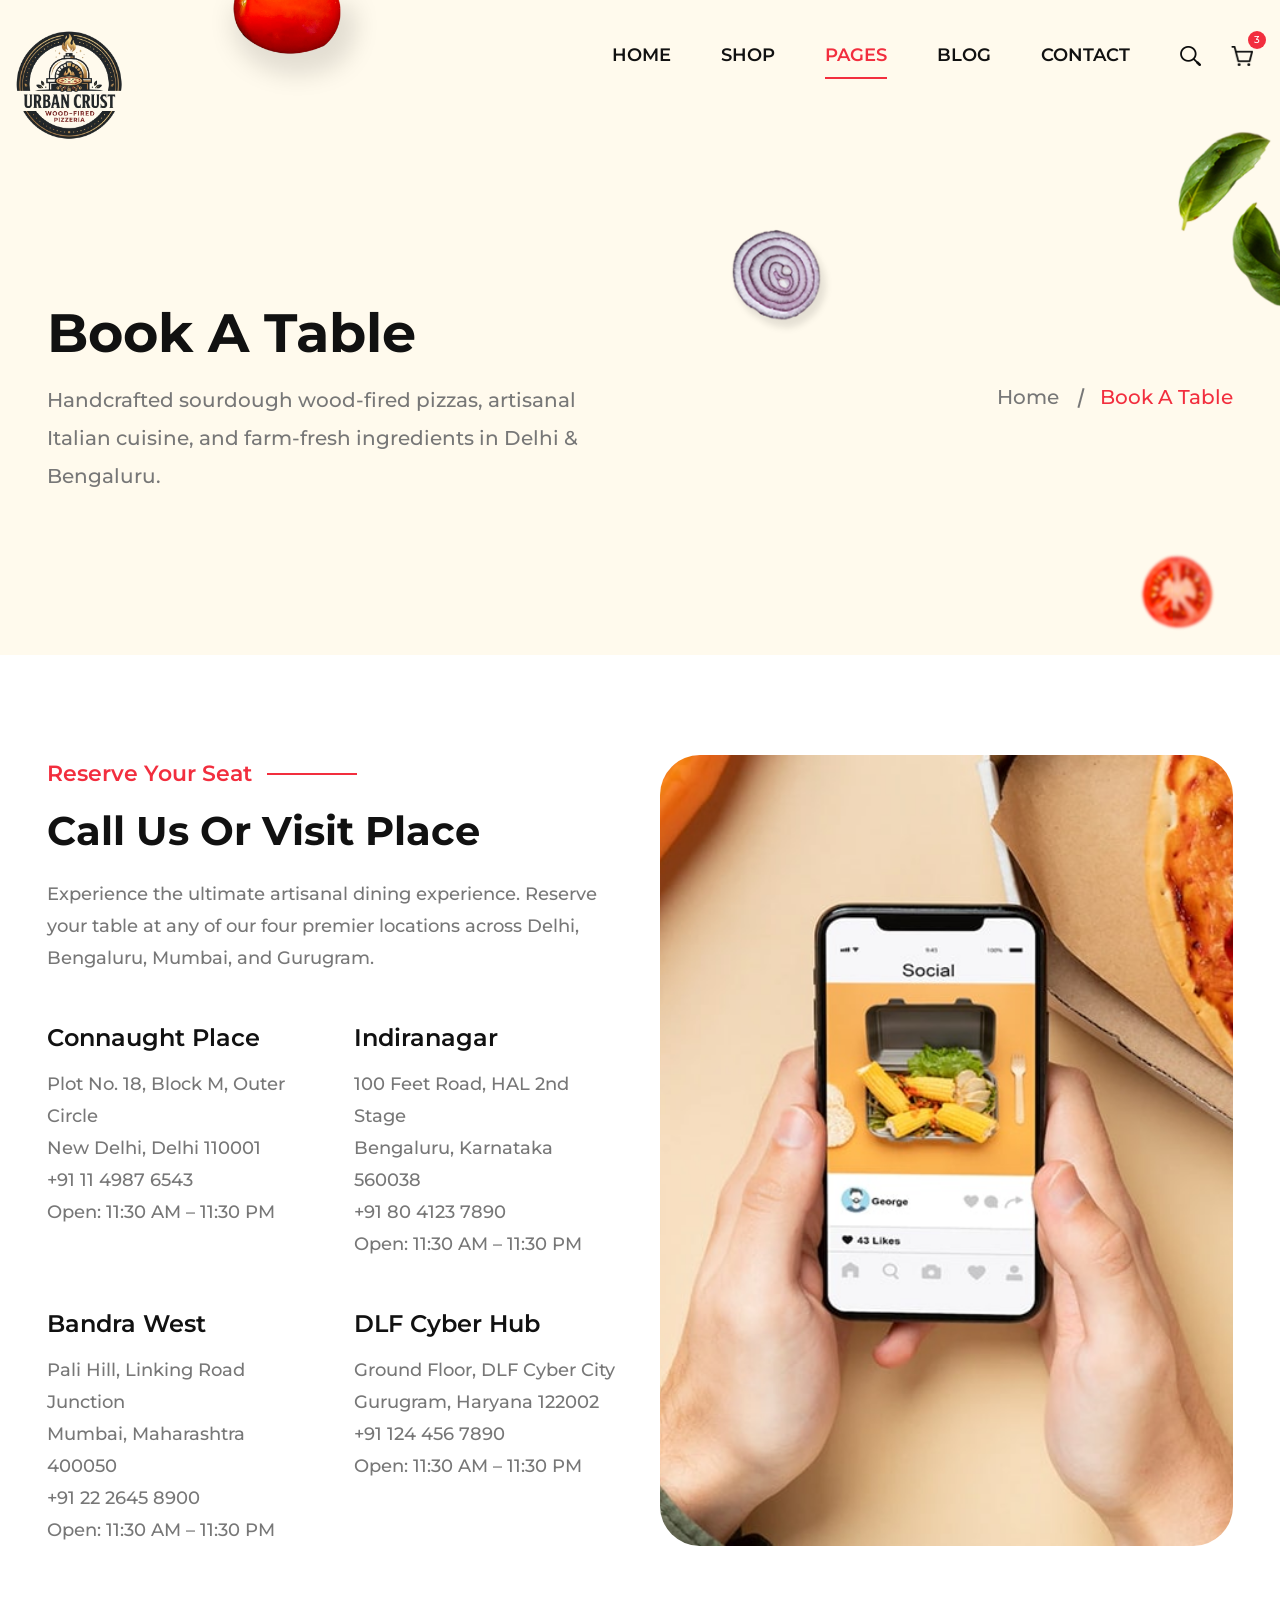
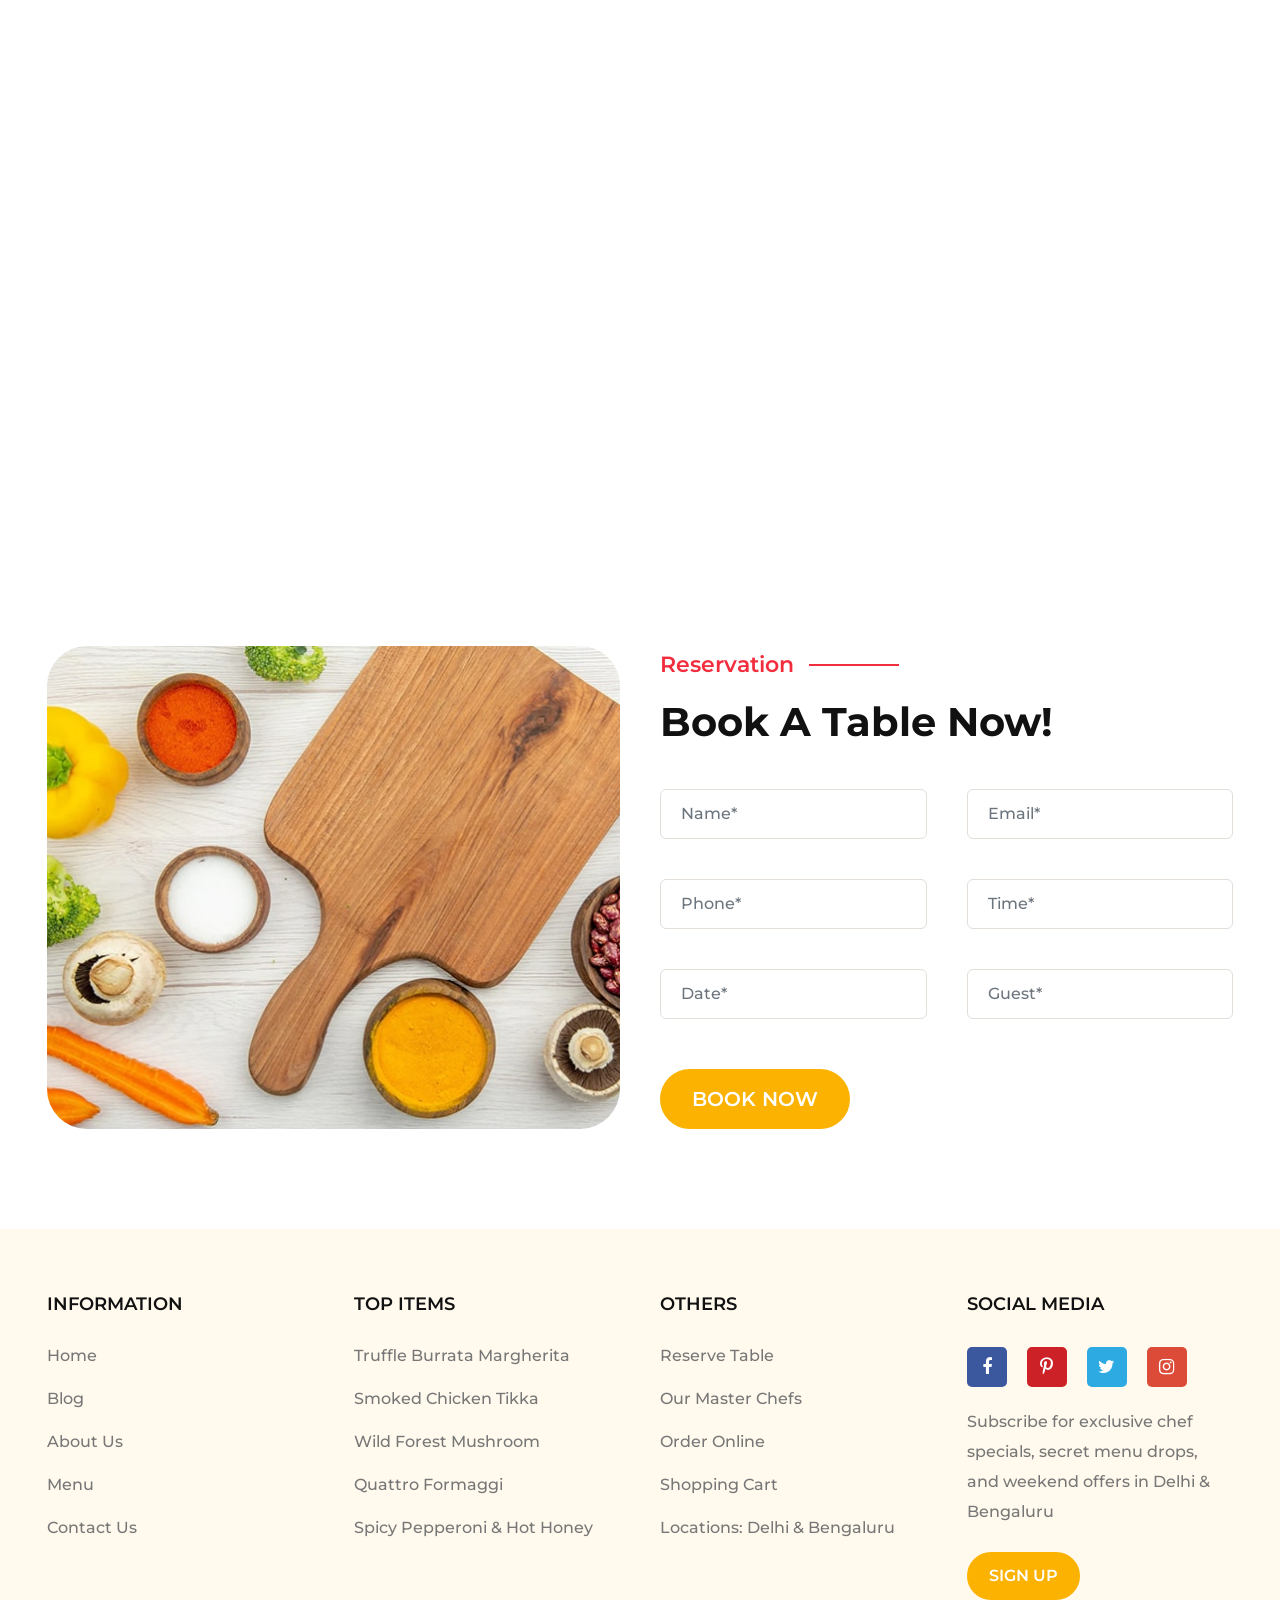
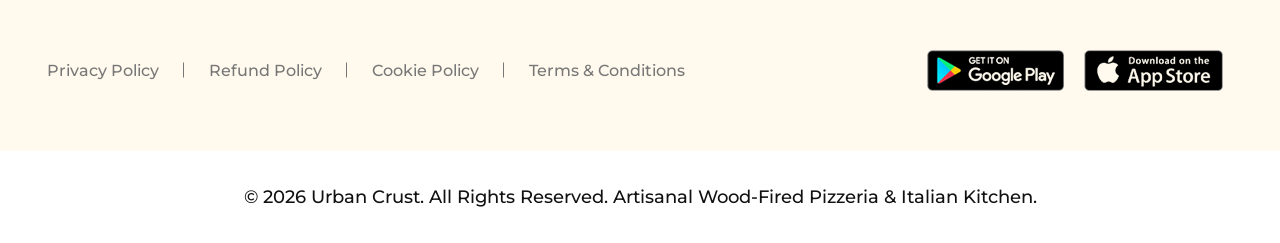
<file: book-now.html>
<!DOCTYPE html>
<html lang="en">

<head>
	<!-- Basic Page Needs -->
	<title>Reserve A Table | Urban Crust Artisanal Pizza</title>
	<meta charset="utf-8">
    <meta name="viewport" content="width=device-width, initial-scale=1.0">
    <meta name="description" content="Book a table at Urban Crust in Delhi or Bengaluru. Experience wood-fired artisanal pizza, intimate dining, and authentic Italian atmosphere.">
    <meta name="theme-color" content="#d93b1e">
    <meta property="og:title" content="Reserve A Table | Urban Crust Artisanal Pizza">
    <meta property="og:description" content="Book a table at Urban Crust in Delhi or Bengaluru. Experience wood-fired artisanal pizza, intimate dining, and authentic Italian atmosphere.">
    <meta property="og:type" content="website">
    <meta property="og:image" content="images/banner-img-1.png">


    <!-- CSS -->
    <link type="image/x-icon" href="images/favicon.png" rel="icon">
    <link rel="stylesheet" type="text/css" href="css/font-awesome.min.css">
    <link rel="stylesheet" type="text/css" href="css/bootstrap.min.css">
	<link rel="stylesheet" type="text/css" href="css/style.css">
</head>
<body>

	<!-- Preloader Start -->
	<div id="preloader" class="preloader">
		<div class="preloader-box">
			<img src="images/preloader.svg" alt="preloader">
		</div>
	</div>
	<!-- Preloader End -->

	<!-- Header Start -->
	<header>
		<div class="header-vacter">
			<img src="images/header-img.png" alt="Vacter Image">
		</div>
		<div class="container-big">
			<div class="header-inner">
				<div class="row align-items-center">
					<div class="col-xl-3 col-lg-3 col-md-3 col-5">
						<div class="header-logo">
							<a href="index.html"><img src="images/logo.png" alt="Urban Crust Logo"></a>
						</div>
					</div>
					<div class="col-xl-9 col-lg-9 col-md-9 col-7">
						<div class="main-menu">
							<div class="menu-toggle">
		                        <span></span>
		                    </div>
							<div class="menu">
								<div class="sidemenu-header">
									<div class="sidemenu-logo">
										<img src="images/logo.png" alt="Urban Crust Logo">
									</div>
									<div class="sidemenu-close">
										<span></span>
									</div>
								</div>
								<ul>
									<li><a href="index.html">Home</a></li>
									<li>
										<span class="opener"></span>
										<a href="javascript:void(0)">Shop</a>
										<ul class="dropdown-content">
											<li><a href="shop-list.html">Shop List</a></li>
											<li><a href="shop-detail.html">Shop Detail</a></li>
											<li><a href="cart.html">Cart</a></li>
											<li><a href="checkout.html">Checkout</a></li>
										</ul>
									</li>
									<li class="active">
										<span class="opener"></span>
										<a href="javascript:void(0)">Pages</a>
										<ul class="dropdown-content">
											<li><a href="about.html">About Us</a></li>
											<li><a href="our-menu.html">Our Menu</a></li>
											<li><a href="our-team.html">Our Team</a></li>
											<li class="active"><a href="book-now.html">Book Now</a></li>
											<li><a href="404.html">404 Page</a></li>
										</ul>
									</li>
									<li>
										<span class="opener"></span>
										<a href="javascript:void(0)">Blog</a>
										<ul class="dropdown-content">
											<li><a href="blog-right.html">Blog Right</a></li>
											<li><a href="blog-left.html">Blog Left</a></li>
											<li><a href="blog-detail.html">Blog Detail</a></li>
										</ul>
									</li>
									<li><a href="contact-us.html">Contact</a></li>
								</ul>
							</div>
							<div class="icon-menu">
								<ul>
									<li class="search">
										<a href="javascript:void(0)">
											<img src="images/search-icon.png" class="normal-icon" alt="Search Icon">
											<img src="images/search-icon-2.png" class="hover-icon" alt="Search Icon">
										</a>
									</li>
									<li class="cart-slide position-r">
										<a href="javascript:void(0)">
											<img src="images/cart-icon.png" class="normal-icon" alt="Cart Icon">
											<img src="images/cart-icon-2.png" class="hover-icon" alt="Cart Icon">
											<span class="cart-count">0</span>
										</a>
									</li>
								</ul>
							</div>
						</div>
					</div>
				</div>
			</div>
		</div>
	</header>
	<!-- Header End -->


	<!-- Start Of Main Div -->
	<main>

		<!-- Start Of Sub Banner -->
		<section class="sub-banner bg-yellow overflow-h position-r">
			<div class="container">
				<div class="row align-items-center">
					<div class="col-xl-6 col-lg-6 col-md-12">
						<div class="sub-banner-content wow fadeInLeft">
							<h1 class="sub-banner-title">Book A Table</h1>
							<p>Handcrafted sourdough wood-fired pizzas, artisanal Italian cuisine, and farm-fresh ingredients in Delhi & Bengaluru.</p>
						</div>
					</div>

					<div class="col-xl-6 col-lg-6 col-md-12">
						<div class="bread-crumb wow fadeInRight">
							<ul>
								<li><a href="index.html">Home</a></li>
								<li>Book A Table</li>
							</ul>
						</div>
					</div>
				</div>
			</div>

			<div class="black-jamun wow fadeInLeft animation-delay-5">
				<img src="images/black-jamun.png" alt="black-jamun">
			</div>

			<div class="onion-img wow fadeInUp animation-delay-6">
				<img src="images/onion.png" alt="onion">
			</div>

			<div class="tamato-img wow fadeInUp animation-delay-7">
				<img src="images/tamato.png" alt="tamato">
			</div>

			<div class="leaf-img wow fadeInRight animation-delay-8">
				<img src="images/banner-leaf.png" alt="banner-leaf">
			</div>
		</section>
		<!-- End Of Sub Banner -->


		<!-- Start Of Reserve Seat -->
		<section class="reserve-seat overflow-h ptb-150">
			<div class="container">
				<div class="row">
					<div class="col-xl-6 col-lg-6 col-md-12 d-flex">
						<div class="section-heading p-0 max-width-660 wow fadeInLeft">
							<h5 class="sub-title">Reserve Your Seat</h5>
							<h2 class="mb-20">Call Us Or Visit Place</h2>
							<p>Experience the ultimate artisanal dining experience. Reserve your table at any of our four premier locations across Delhi, Bengaluru, Mumbai, and Gurugram.</p>
						</div>

						<div class="our-places md-mb-40 wow fadeInUp animation-delay-5">
							<div class="row">
								<div class="col-xl-6 col-lg-6 col-md-6 col-sm-6">
									<div class="our-places-content pt-50">
										<h4 class="mb-15">Connaught Place</h4>
										<p>Plot No. 18, Block M, Outer Circle<br>New Delhi, Delhi 110001<br>+91 11 4987 6543<br>Open: 11:30 AM – 11:30 PM</p>
									</div>
								</div>
								<div class="col-xl-6 col-lg-6 col-md-6 col-sm-6">
									<div class="our-places-content pt-50">
										<h4 class="mb-15">Indiranagar</h4>
										<p>100 Feet Road, HAL 2nd Stage<br>Bengaluru, Karnataka 560038<br>+91 80 4123 7890<br>Open: 11:30 AM – 11:30 PM</p>
									</div>
								</div>
								<div class="col-xl-6 col-lg-6 col-md-6 col-sm-6">
									<div class="our-places-content pt-50">
										<h4 class="mb-15">Bandra West</h4>
										<p>Pali Hill, Linking Road Junction<br>Mumbai, Maharashtra 400050<br>+91 22 2645 8900<br>Open: 11:30 AM – 11:30 PM</p>
									</div>
								</div>
								<div class="col-xl-6 col-lg-6 col-md-6 col-sm-6">
									<div class="our-places-content pt-50">
										<h4 class="mb-15">DLF Cyber Hub</h4>
										<p>Ground Floor, DLF Cyber City<br>Gurugram, Haryana 122002<br>+91 124 456 7890<br>Open: 11:30 AM – 11:30 PM</p>
									</div>
								</div>
							</div>
						</div>
					</div>

					<div class="col-xl-6 col-lg-6 col-md-12 d-flex">
						<div class="reserve-img full-img wow fadeInRight">
							<img src="images/reserve-img.jpg" alt="reserve-img" class="radius-40">
						</div>
					</div>
				</div>
			</div>
		</section>
		<!-- End Of Reserve Seat -->
		

		<!-- Start Of Map -->
		<div class="overflow-h">
			<div class="contact-map-box wow fadeInUp">
                <iframe class="map-location" src="https://www.google.com/maps/embed?pb=!1m18!1m12!1m3!1d14008.114870094776!2d77.214472!3d28.632832!2m3!1f0!2f0!3f0!3m2!1i1024!2i768!4f13.1!3m3!1m2!1s0x390cfd37b08537b7%3A0x8691f64f33b1e32!2sConnaught%20Place%2C%20New%20Delhi%2C%20Delhi%20110001!5e0!3m2!1sen!2sin!4v1700000000000!5m2!1sen!2sin" style="border:0;width:100%;" allowfullscreen=""></iframe>
            </div>
		</div>
		<!-- End Of Map -->


		<!-- Start Of Reservation Part -->
		<section class="reservation-main ptb-150 position-r overflow-h">
			<div class="container">
				<div class="row">
					<div class="col-xl-6 col-lg-6 col-md-12 order-md_2 d-flex">
						<div class="full-img wow fadeInLeft">
							<img src="images/book-img.jpg" alt="book-img" class="radius-40">
						</div>
					</div>

					<div class="col-xl-6 col-lg-6 col-md-12 order-md_1 d-flex">
						<div class="section-heading section-heading-left wow fadeInRight">
							<h5 class="sub-title">Reservation</h5>
							<h2>Book A Table Now!</h2>
						</div>
						<form class="book-form wow fadeInRight md-mb-40">
							<div class="row">
								<div class="col-xl-6 col-lg-6 col-md-6">
									<div class="form-group">
										<input type="text" name="text" class="form-control" placeholder="Name*" required>
									</div>
								</div>
								<div class="col-xl-6 col-lg-6 col-md-6">
									<div class="form-group">
										<input type="text" name="text" class="form-control" placeholder="Email*" required>
									</div>
								</div>
								<div class="col-xl-6 col-lg-6 col-md-6">
									<div class="form-group">
										<input type="text" name="text" class="form-control" placeholder="Phone*" required>
									</div>
								</div>
								<div class="col-xl-6 col-lg-6 col-md-6">
									<div class="form-group">
										<input type="text" name="text" class="form-control" placeholder="Time*" required>
									</div>
								</div>
								<div class="col-xl-6 col-lg-6 col-md-6">
									<div class="form-group">
										<input type="text" name="text" class="form-control" placeholder="Date*" required>
									</div>
								</div>
								<div class="col-xl-6 col-lg-6 col-md-6">
									<div class="form-group">
										<input type="text" name="text" class="form-control" placeholder="Guest*" required>
									</div>
								</div>
								<div class="form-button">
									<button class="btn-ct">Book Now</button>
								</div>
							</div>
						</form>
					</div>
				</div>
			</div>
		</section>
		<!-- End Of Reservation Part -->

	</main>
	<!-- End Of Main Div -->


	<!-- Start Of Footer -->
	<footer>
		<div class="footer ptb-100 bg-yellow position-r overflow-h">
			<div class="footer-pattern-1 wow fadeInLeft animation-delay-5">
				<img src="images/logo.png" alt="Urban Crust Logo">
			</div>
			<div class="footer-pattern-2 wow fadeInRight animation-delay-5">
				<img src="images/footer-pattern.png" alt="footer-pattern">
			</div>
			<div class="container">
				<div class="row">
					<div class="col-xl-3 col-lg-6 col-md-6 footer-box wow fadeInUp">
						<h6 class="footer-title text-uppercase">Information</h6>
						<ul class="footer-menu">
							<li><a href="index.html">Home</a></li>
							<li><a href="blog-left.html">Blog</a></li>
							<li><a href="about.html">About Us</a></li>
							<li><a href="our-menu.html">Menu</a></li>
							<li><a href="contact-us.html">Contact Us</a></li>
						</ul>
					</div>
					<div class="col-xl-3 col-lg-6 col-md-6 footer-box wow fadeInUp">
						<h6 class="footer-title text-uppercase">Top Items</h6>
						<ul class="footer-menu">
							<li><a href="shop-list.html">Truffle Burrata Margherita</a></li>
							<li><a href="shop-list.html">Smoked Chicken Tikka</a></li>
							<li><a href="shop-list.html">Wild Forest Mushroom</a></li>
							<li><a href="shop-list.html">Quattro Formaggi</a></li>
							<li><a href="shop-list.html">Spicy Pepperoni & Hot Honey</a></li>
						</ul>
					</div>
					<div class="col-xl-3 col-lg-6 col-md-6 footer-box wow fadeInUp">
						<h6 class="footer-title text-uppercase">Others</h6>
						<ul class="footer-menu">
							<li><a href="book-now.html">Reserve Table</a></li>
							<li><a href="our-team.html">Our Master Chefs</a></li>
							<li><a href="shop-list.html">Order Online</a></li>
							<li><a href="cart.html">Shopping Cart</a></li>
							<li><a href="contact-us.html">Locations: Delhi & Bengaluru</a></li>
						</ul>
					</div>
					<div class="col-xl-3 col-lg-6 col-md-6 footer-box wow fadeInUp">
						<h6 class="footer-title text-uppercase">Social Media</h6>
						<ul class="footer-social">
							<li><a href="#" class="facebook"><i class="fa fa-facebook" aria-hidden="true"></i></a></li>
							<li><a href="#" class="pinterest"><i class="fa fa-pinterest-p" aria-hidden="true"></i></a></li>
							<li><a href="#" class="twitter"><i class="fa fa-twitter" aria-hidden="true"></i></a></li>
							<li><a href="#" class="instagram"><i class="fa fa-instagram" aria-hidden="true"></i></a></li>
						</ul>
						<div class="footer-offers-text">
							<p>Subscribe for exclusive chef specials, secret menu drops, and weekend offers in Delhi & Bengaluru</p>
						</div>
						<div class="footer-sign-up">
							<a href="#" class="btn-ct btn-small">Sign Up</a>
						</div>
					</div>
					<div class="col-xl-12 col-lg-12 col-md-12 terms-menu">
						<div class="row align-items-center">
							<div class="col-xl-8 col-lg-9 col-md-12 wow fadeInLeft">
								<ul class="policy-menu">
									<li><a href="#">Privacy Policy</a></li>
									<li><a href="#">Refund Policy</a></li>
									<li><a href="#">Cookie Policy</a></li>
									<li><a href="#">Terms & Conditions</a></li>
								</ul>
							</div>
							<div class="col-xl-4 col-lg-3 col-md-12 wow fadeInRight">
								<ul class="app-list">
									<li><a href="#"><img src="images/google-play.png" alt="Google Play"></a></li>
									<li><a href="#"><img src="images/app-stor.png" alt="App Store"></a></li>
								</ul>
							</div>
						</div>
					</div>
				</div>
			</div>
		</div>
		<div class="copyright">
			<div class="container">
				<div class="text-center">
					<p>&#169; 2026 Urban Crust. All Rights Reserved. Artisanal Wood-Fired Pizzeria & Italian Kitchen.</p>
				</div>
			</div>
		</div>
	</footer>
	<!-- End Of Footer -->


	<!-- Start Of Search Popup -->
	<div class="search-popup">
		<div class="search-overlay"></div>
		<div class="search-form">
			<button class="close"></button>
			<form>
				<input type="text" name="search" placeholder="What are you looking for?" class="search-input">
				<button type="submit"><img src="images/search-icon-white.png" alt="Search Icon"></button>
			</form>
		</div>
	</div>
	<!-- End Of Search Popup -->
	

	<!-- Start Of Cart Drawer -->
	<div class="cart-drawer">
		<div class="bg-overlay"></div>
		<div class="drawer-content">
			<div class="w-100">
				<div class="cart-header">
					<h6 class="title text-uppercase">SHOPPING CART</h6>
					<button class="close"></button>
				</div>
				<div class="cart-list">
					<div class="cart-list-inner">
						<div class="cart-item">
							<div class="item-image">
								<a href="shop-detail.html"><img src="images/pizza-1.png" alt="Item Image"></a>
							</div>
							<div class="item-detl">
								<div class="item-name">
									<a href="shop-detail.html">Truffle Burrata Margherita</a>
									<a class="item-remove" href="#"><img src="images/delete.png" alt="delete"></a>
								</div>
								<div class="item-price">
									<span>₹449</span>
								</div>
								<div class="quantity-editer">
									<div class="quantity">
									  	<button type="button" class="sub minus">-</button>
									  	<input class="count" name="quantity" type="number" value="1" min="1" max="10">
									  	<button type="button" class="add plus">+</button>
									</div>
								</div>
							</div>
						</div>
						<div class="cart-item">
							<div class="item-image">
								<a href="shop-detail.html"><img src="images/pizza-2.png" alt="Item Image"></a>
							</div>
							<div class="item-detl">
								<div class="item-name">
									<a href="shop-detail.html">Smoked Chicken Tikka</a>
									<a class="item-remove" href="#"><img src="images/delete.png" alt="delete"></a>
								</div>
								<div class="item-price">
									<span>₹499</span>
								</div>
								<div class="quantity-editer">
									<div class="quantity">
									  	<button type="button" class="sub minus">-</button>
									  	<input class="count" name="quantity" type="number" value="1" min="1" max="10">
									  	<button type="button" class="add plus">+</button>
									</div>
								</div>
							</div>
						</div>
						<div class="cart-item">
							<div class="item-image">
								<a href="shop-detail.html"><img src="images/pizza-3.png" alt="Item Image"></a>
							</div>
							<div class="item-detl">
								<div class="item-name">
									<a class="item-title" href="shop-detail.html">Wild Forest Mushroom & Truffle</a>
									<a class="item-remove" href="#"><img src="images/delete.png" alt="delete"></a>
								</div>
								<div class="item-price">
									<span>₹479</span>
								</div>
								<div class="quantity-editer">
									<div class="quantity">
									  	<button type="button" class="sub minus">-</button>
									  	<input class="count" name="quantity" type="number" value="1" min="1" max="10">
									  	<button type="button" class="add plus">+</button>
									</div>
								</div>
							</div>
						</div>
					</div>
				</div>
			</div>
			<div class="cart-footer">
				<div class="sub-total">
					<strong>Subtotal:</strong> <span class="sprice">₹1,427</span>
				</div>
				<div class="cart-footer-des">
					<p>Taxes and shipping calculated at checkout</p>
				</div>
				<div class="cart-button">
					<ul>
						<li><a href="cart.html" class="btn-ct btn-small">View Cart</a></li>
						<li><a href="checkout.html" class="btn-ct btn-small subtotal">Checkout</a></li>
					</ul>
				</div>
			</div>
		</div>
	</div>
	<!-- End Of Cart Drawer -->


	<!-- Start Of Js -->
	<script src="js/jquery-3.4.1.min.js"></script>
	<script src="js/bootstrap.min.js"></script>
	<script src="js/animation.js"></script>
	<script src="js/urban-crust.js"></script>
</body>

</html>
</file>
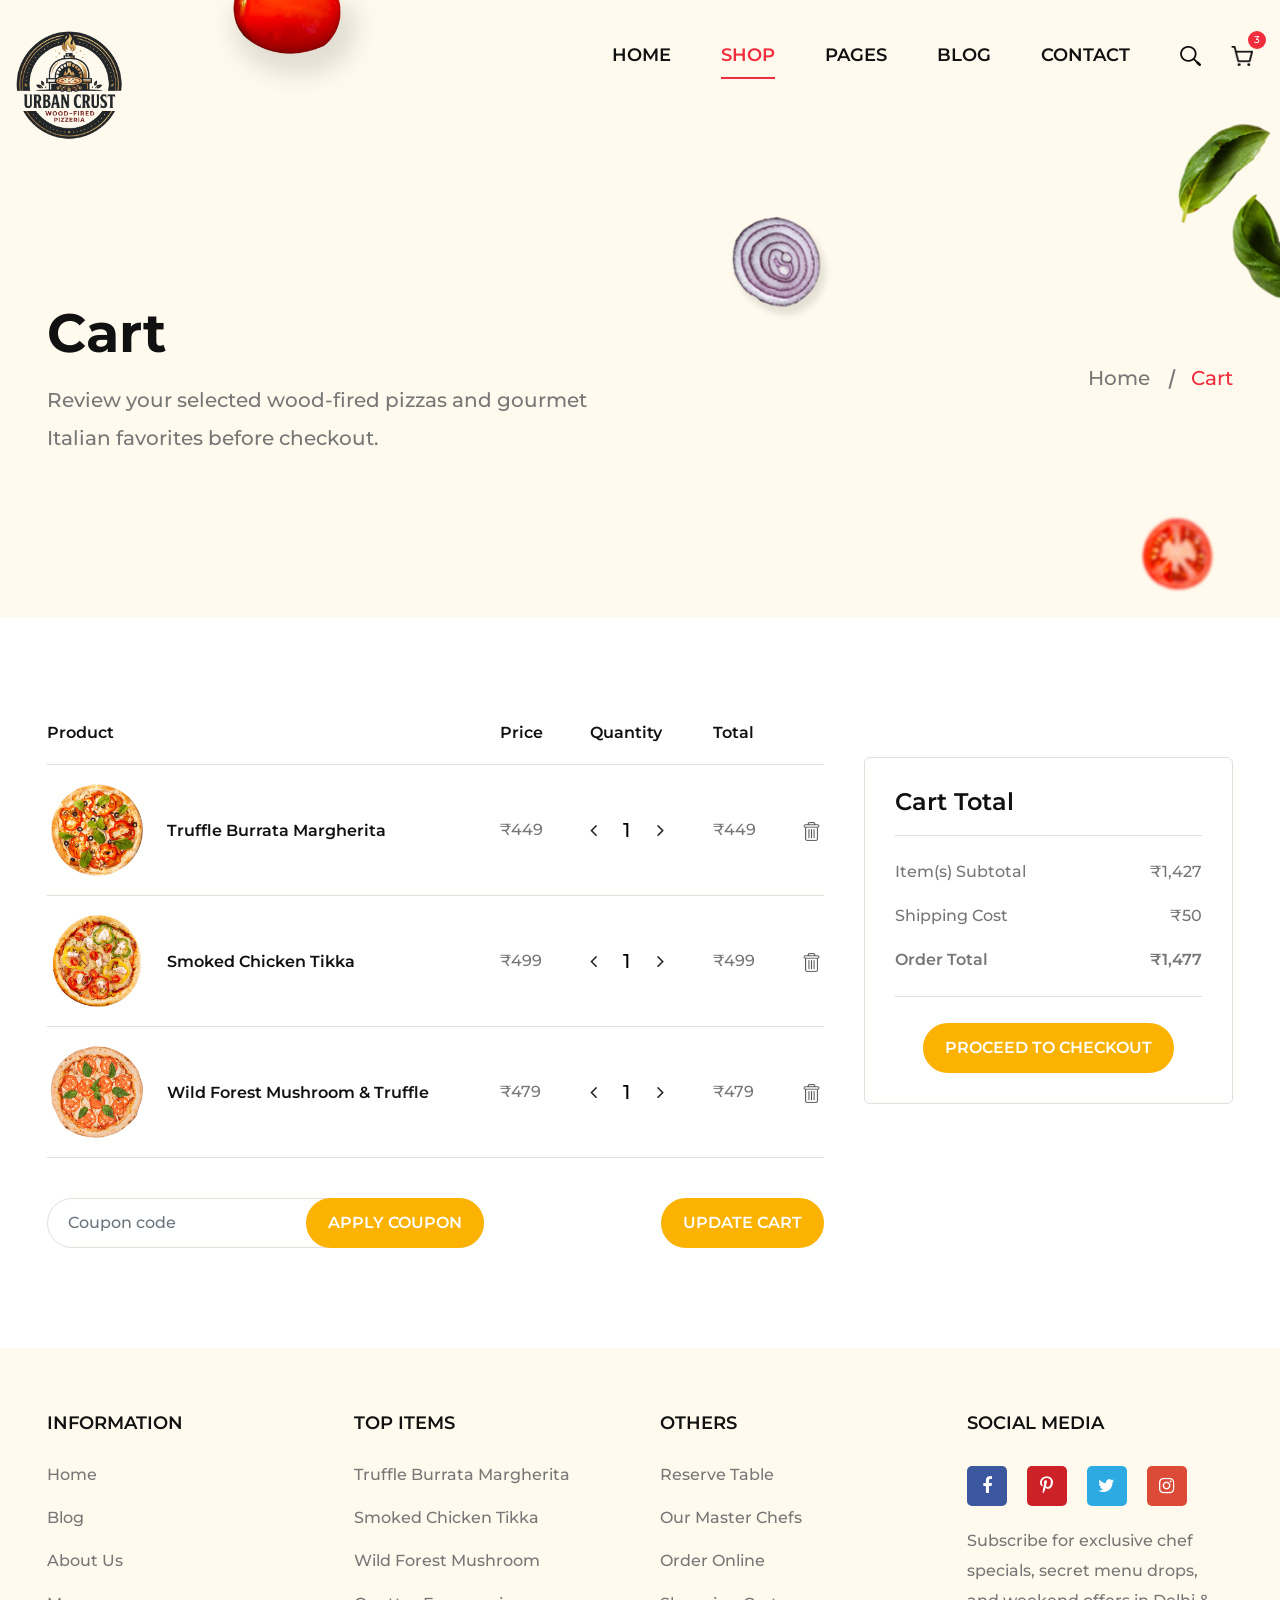
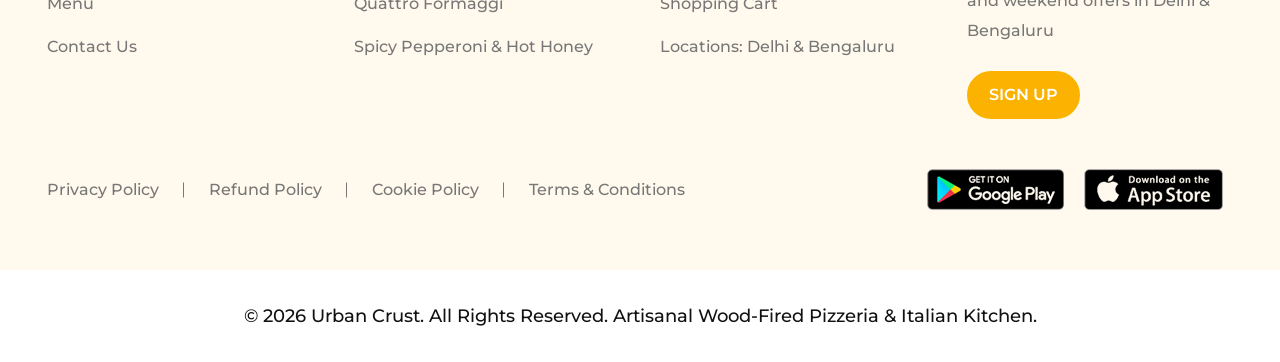
<file: cart.html>
<!DOCTYPE html>
<html lang="en">

<head>
	<!-- Basic Page Needs -->
	<title>Shopping Cart | Urban Crust Artisanal Pizza</title>
	<meta charset="utf-8">
    <meta name="viewport" content="width=device-width, initial-scale=1.0">
    <meta name="description" content="Review your order items, adjust quantities, apply promotional coupons, and proceed to checkout with Urban Crust.">
    <meta name="theme-color" content="#d93b1e">
    <meta property="og:title" content="Shopping Cart | Urban Crust Artisanal Pizza">
    <meta property="og:description" content="Review your order items, adjust quantities, apply promotional coupons, and proceed to checkout with Urban Crust.">
    <meta property="og:type" content="website">
    <meta property="og:image" content="images/banner-img-1.png">


    <!-- CSS -->
    <link type="image/x-icon" href="images/favicon.png" rel="icon">
    <link rel="stylesheet" type="text/css" href="css/font-awesome.min.css">
    <link rel="stylesheet" type="text/css" href="css/bootstrap.min.css">
    <link rel="stylesheet" type="text/css" href="css/owl.carousel.css">
	<link rel="stylesheet" type="text/css" href="css/style.css">
</head>
<body>

	<!-- Preloader Start -->
	<div id="preloader" class="preloader">
		<div class="preloader-box">
			<img src="images/preloader.svg" alt="preloader">
		</div>
	</div>
	<!-- Preloader End -->

	<!-- Header Start -->
	<header>
		<div class="header-vacter">
			<img src="images/header-img.png" alt="Vacter Image">
		</div>
		<div class="container-big">
			<div class="header-inner">
				<div class="row align-items-center">
					<div class="col-xl-3 col-lg-3 col-md-3 col-5">
						<div class="header-logo">
							<a href="index.html"><img src="images/logo.png" alt="Urban Crust Logo"></a>
						</div>
					</div>
					<div class="col-xl-9 col-lg-9 col-md-9 col-7">
						<div class="main-menu">
							<div class="menu-toggle">
		                        <span></span>
		                    </div>
							<div class="menu">
								<div class="sidemenu-header">
									<div class="sidemenu-logo">
										<img src="images/logo.png" alt="Urban Crust Logo">
									</div>
									<div class="sidemenu-close">
										<span></span>
									</div>
								</div>
								<ul>
									<li><a href="index.html">Home</a></li>
									<li class="active">
										<span class="opener"></span>
										<a href="javascript:void(0)">Shop</a>
										<ul class="dropdown-content">
											<li><a href="shop-list.html">Shop List</a></li>
											<li><a href="shop-detail.html">Shop Detail</a></li>
											<li class="active"><a href="cart.html">Cart</a></li>
											<li><a href="checkout.html">Checkout</a></li>
										</ul>
									</li>
									<li>
										<span class="opener"></span>
										<a href="javascript:void(0)">Pages</a>
										<ul class="dropdown-content">
											<li><a href="about.html">About Us</a></li>
											<li><a href="our-menu.html">Our Menu</a></li>
											<li><a href="our-team.html">Our Team</a></li>
											<li><a href="book-now.html">Book Now</a></li>
											<li><a href="404.html">404 Page</a></li>
										</ul>
									</li>
									<li>
										<span class="opener"></span>
										<a href="javascript:void(0)">Blog</a>
										<ul class="dropdown-content">
											<li><a href="blog-right.html">Blog Right</a></li>
											<li><a href="blog-left.html">Blog Left</a></li>
											<li><a href="blog-detail.html">Blog Detail</a></li>
										</ul>
									</li>
									<li><a href="contact-us.html">Contact</a></li>
								</ul>
							</div>
							<div class="icon-menu">
								<ul>
									<li class="search">
										<a href="javascript:void(0)">
											<img src="images/search-icon.png" class="normal-icon" alt="Search Icon">
											<img src="images/search-icon-2.png" class="hover-icon" alt="Search Icon">
										</a>
									</li>
									<li class="cart-slide position-r">
										<a href="javascript:void(0)">
											<img src="images/cart-icon.png" class="normal-icon" alt="Cart Icon">
											<img src="images/cart-icon-2.png" class="hover-icon" alt="Cart Icon">
											<span class="cart-count">0</span>
										</a>
									</li>
								</ul>
							</div>
						</div>
					</div>
				</div>
			</div>
		</div>
	</header>
	<!-- Header End -->


	<!-- Start Of Main Div -->
	<main>

		<!-- Start Of Sub Banner -->
		<section class="sub-banner bg-yellow overflow-h position-r">
			<div class="container">
				<div class="row align-items-center">
					<div class="col-xl-6 col-lg-6 col-md-12">
						<div class="sub-banner-content wow fadeInLeft">
							<h1 class="sub-banner-title">Cart</h1>
							<p>Review your selected wood-fired pizzas and gourmet Italian favorites before checkout.</p>
						</div>
					</div>

					<div class="col-xl-6 col-lg-6 col-md-12">
						<div class="bread-crumb wow fadeInRight">
							<ul>
								<li><a href="index.html">Home</a></li>
								<li>Cart</li>
							</ul>
						</div>
					</div>
				</div>
			</div>

			<div class="black-jamun wow fadeInLeft animation-delay-5">
				<img src="images/black-jamun.png" alt="black-jamun">
			</div>

			<div class="onion-img wow fadeInUp animation-delay-6">
				<img src="images/onion.png" alt="onion">
			</div>

			<div class="tamato-img wow fadeInUp animation-delay-7">
				<img src="images/tamato.png" alt="tamato">
			</div>

			<div class="leaf-img wow fadeInRight animation-delay-8">
				<img src="images/banner-leaf.png" alt="banner-leaf">
			</div>
		</section>
		<!-- End Of Sub Banner -->


		<!-- Start Of Cart -->
		<section class="cart ptb-150">
			<div class="container">
				<div class="row">
					<div class="col-xl-8 col-lg-12 col-md-12">
						<div class="table-responsive">
							<table class="table">
								<thead>
							    	<tr>
							    		<th class="product-name">Product</th>
							    		<th class="price">Price</th>
							    		<th class="qty">Quantity</th>
							    		<th class="total-price">Total</th>
							    		<th></th>
							    	</tr>
							    </thead>
							    <tbody>
							    	<tr>
							    		<td class="product-name">
							    			<div class="product-box">
												<div class="product-img">
													<a href="shop-detail.html"><img src="images/pizza-1.png" alt="Item Image"></a>
												</div>
												<div class="product-detail">
													<a href="shop-detail.html" class="pro-title">Truffle Burrata Margherita</a>
												</div>
											</div>
										</td>
										<td class="price">₹449</td>
										<td class="qty">
											<div class="number">
												<span class="minus"><i class="fa fa-angle-left" aria-hidden="true"></i></span>
												<input type="text" value="1">
												<span class="plus"><i class="fa fa-angle-right" aria-hidden="true"></i></span>
											</div>
										</td>
										<td class="price">₹449</td>
										<td class="remove">
											<a class="item-remove" href="#"><img src="images/delete.png" alt="delete"></a>
										</td>
							    	</tr>
							    	<tr>
							    		<td class="product-name">
							    			<div class="product-box">
												<div class="product-img">
													<a href="shop-detail.html"><img src="images/pizza-2.png" alt="Item Image"></a>
												</div>
												<div class="product-detail">
													<a href="shop-detail.html" class="pro-title">Smoked Chicken Tikka</a>
												</div>
											</div>
										</td>
										<td class="price">₹499</td>
										<td class="qty">
											<div class="number">
												<span class="minus"><i class="fa fa-angle-left" aria-hidden="true"></i></span>
												<input type="text" value="1">
												<span class="plus"><i class="fa fa-angle-right" aria-hidden="true"></i></span>
											</div>
										</td>
										<td class="price">₹499</td>
										<td class="remove">
											<a class="item-remove" href="#"><img src="images/delete.png" alt="delete"></a>
										</td>
							    	</tr>
							    	<tr>
							    		<td class="product-name">
							    			<div class="product-box">
												<div class="product-img">
													<a href="shop-detail.html"><img src="images/pizza-3.png" alt="Item Image"></a>
												</div>
												<div class="product-detail">
													<a href="shop-detail.html" class="pro-title">Wild Forest Mushroom & Truffle</a>
												</div>
											</div>
										</td>
										<td class="price">₹479</td>
										<td class="qty">
											<div class="number">
												<span class="minus"><i class="fa fa-angle-left" aria-hidden="true"></i></span>
												<input type="text" value="1">
												<span class="plus"><i class="fa fa-angle-right" aria-hidden="true"></i></span>
											</div>
										</td>
										<td class="price">₹479</td>
										<td class="remove">
											<a class="item-remove" href="#"><img src="images/delete.png" alt="delete"></a>
										</td>
							    	</tr>
							    </tbody>
							</table>
						</div>
						<div class="row align-items-center">
							<div class="col-xl-7 col-lg-7 col-md-7">
								<div class="apply-coupon">
									<form class="position-r">
										<input type="text" name="text" class="form-control" placeholder="Coupon code" required="">
										<button class="btn-ct btn-small">Apply Coupon</button>
									</form>
								</div>
							</div>
							<div class="col-xl-5 col-lg-5 col-md-5">
								<div class="update-cart">
									<button class="btn-ct btn-small">Update Cart</button>
								</div>
							</div>
						</div>
					</div>

					<div class="col-xl-4 col-lg-12 col-md-12">
						<div class="cart-totals">
							<h4 class="cart-title">Cart Total</h4>
							<table class="table">
							    <tbody>
		  							<tr>
		  								<td>Item(s) Subtotal</td>
		  								<td class="right-price">₹1,427</td>
		  							</tr>
		  							<tr>
		  								<td>Shipping Cost</td>
		  								<td class="right-price">₹50</td>
		  							</tr>
		  							<tr>
		  								<td class="totals">Order Total</td>
		  								<td class="right-price totals">₹1,477</td>
		  							</tr>
		  						</tbody>
							</table>
							<div class="checkout-btn text-center">
								<a href="checkout.html" class="btn-ct btn-small">Proceed To Checkout</a>
							</div>
						</div>
					</div>
				</div>
			</div>
		</section>
		<!-- End Of Cart -->

	</main>
	<!-- End Of Main Div -->


	<!-- Start Of Footer -->
	<footer>
		<div class="footer ptb-100 bg-yellow position-r overflow-h">
			<div class="footer-pattern-1 wow fadeInLeft animation-delay-5">
				<img src="images/logo.png" alt="Urban Crust Logo">
			</div>
			<div class="footer-pattern-2 wow fadeInRight animation-delay-5">
				<img src="images/footer-pattern.png" alt="footer-pattern">
			</div>
			<div class="container">
				<div class="row">
					<div class="col-xl-3 col-lg-6 col-md-6 footer-box wow fadeInUp">
						<h6 class="footer-title text-uppercase">Information</h6>
						<ul class="footer-menu">
							<li><a href="index.html">Home</a></li>
							<li><a href="blog-left.html">Blog</a></li>
							<li><a href="about.html">About Us</a></li>
							<li><a href="our-menu.html">Menu</a></li>
							<li><a href="contact-us.html">Contact Us</a></li>
						</ul>
					</div>
					<div class="col-xl-3 col-lg-6 col-md-6 footer-box wow fadeInUp">
						<h6 class="footer-title text-uppercase">Top Items</h6>
						<ul class="footer-menu">
							<li><a href="shop-list.html">Truffle Burrata Margherita</a></li>
							<li><a href="shop-list.html">Smoked Chicken Tikka</a></li>
							<li><a href="shop-list.html">Wild Forest Mushroom</a></li>
							<li><a href="shop-list.html">Quattro Formaggi</a></li>
							<li><a href="shop-list.html">Spicy Pepperoni & Hot Honey</a></li>
						</ul>
					</div>
					<div class="col-xl-3 col-lg-6 col-md-6 footer-box wow fadeInUp">
						<h6 class="footer-title text-uppercase">Others</h6>
						<ul class="footer-menu">
							<li><a href="book-now.html">Reserve Table</a></li>
							<li><a href="our-team.html">Our Master Chefs</a></li>
							<li><a href="shop-list.html">Order Online</a></li>
							<li><a href="cart.html">Shopping Cart</a></li>
							<li><a href="contact-us.html">Locations: Delhi & Bengaluru</a></li>
						</ul>
					</div>
					<div class="col-xl-3 col-lg-6 col-md-6 footer-box wow fadeInUp">
						<h6 class="footer-title text-uppercase">Social Media</h6>
						<ul class="footer-social">
							<li><a href="#" class="facebook"><i class="fa fa-facebook" aria-hidden="true"></i></a></li>
							<li><a href="#" class="pinterest"><i class="fa fa-pinterest-p" aria-hidden="true"></i></a></li>
							<li><a href="#" class="twitter"><i class="fa fa-twitter" aria-hidden="true"></i></a></li>
							<li><a href="#" class="instagram"><i class="fa fa-instagram" aria-hidden="true"></i></a></li>
						</ul>
						<div class="footer-offers-text">
							<p>Subscribe for exclusive chef specials, secret menu drops, and weekend offers in Delhi & Bengaluru</p>
						</div>
						<div class="footer-sign-up">
							<a href="#" class="btn-ct btn-small">Sign Up</a>
						</div>
					</div>
					<div class="col-xl-12 col-lg-12 col-md-12 terms-menu">
						<div class="row align-items-center">
							<div class="col-xl-8 col-lg-9 col-md-12 wow fadeInLeft">
								<ul class="policy-menu">
									<li><a href="#">Privacy Policy</a></li>
									<li><a href="#">Refund Policy</a></li>
									<li><a href="#">Cookie Policy</a></li>
									<li><a href="#">Terms & Conditions</a></li>
								</ul>
							</div>
							<div class="col-xl-4 col-lg-3 col-md-12 wow fadeInRight">
								<ul class="app-list">
									<li><a href="#"><img src="images/google-play.png" alt="Google Play"></a></li>
									<li><a href="#"><img src="images/app-stor.png" alt="App Store"></a></li>
								</ul>
							</div>
						</div>
					</div>
				</div>
			</div>
		</div>
		<div class="copyright">
			<div class="container">
				<div class="text-center">
					<p>&#169; 2026 Urban Crust. All Rights Reserved. Artisanal Wood-Fired Pizzeria & Italian Kitchen.</p>
				</div>
			</div>
		</div>
	</footer>
	<!-- End Of Footer -->


	<!-- Start Of Search Popup -->
	<div class="search-popup">
		<div class="search-overlay"></div>
		<div class="search-form">
			<button class="close"></button>
			<form>
				<input type="text" name="search" placeholder="What are you looking for?" class="search-input">
				<button type="submit"><img src="images/search-icon-white.png" alt="Search Icon"></button>
			</form>
		</div>
	</div>
	<!-- End Of Search Popup -->
	

	<!-- Start Of Cart Drawer -->
	<div class="cart-drawer">
		<div class="bg-overlay"></div>
		<div class="drawer-content">
			<div class="w-100">
				<div class="cart-header">
					<h6 class="title text-uppercase">SHOPPING CART</h6>
					<button class="close"></button>
				</div>
				<div class="cart-list">
					<div class="cart-list-inner">
						<div class="cart-item">
							<div class="item-image">
								<a href="shop-detail.html"><img src="images/pizza-1.png" alt="Item Image"></a>
							</div>
							<div class="item-detl">
								<div class="item-name">
									<a href="shop-detail.html">Truffle Burrata Margherita</a>
									<a class="item-remove" href="#"><img src="images/delete.png" alt="delete"></a>
								</div>
								<div class="item-price">
									<span>₹449</span>
								</div>
								<div class="quantity-editer">
									<div class="quantity">
									  	<button type="button" class="sub minus">-</button>
									  	<input class="count" name="quantity" type="number" value="1" min="1" max="10">
									  	<button type="button" class="add plus">+</button>
									</div>
								</div>
							</div>
						</div>
						<div class="cart-item">
							<div class="item-image">
								<a href="shop-detail.html"><img src="images/pizza-2.png" alt="Item Image"></a>
							</div>
							<div class="item-detl">
								<div class="item-name">
									<a href="shop-detail.html">Smoked Chicken Tikka</a>
									<a class="item-remove" href="#"><img src="images/delete.png" alt="delete"></a>
								</div>
								<div class="item-price">
									<span>₹499</span>
								</div>
								<div class="quantity-editer">
									<div class="quantity">
									  	<button type="button" class="sub minus">-</button>
									  	<input class="count" name="quantity" type="number" value="1" min="1" max="10">
									  	<button type="button" class="add plus">+</button>
									</div>
								</div>
							</div>
						</div>
						<div class="cart-item">
							<div class="item-image">
								<a href="shop-detail.html"><img src="images/pizza-3.png" alt="Item Image"></a>
							</div>
							<div class="item-detl">
								<div class="item-name">
									<a class="item-title" href="shop-detail.html">Wild Forest Mushroom & Truffle</a>
									<a class="item-remove" href="#"><img src="images/delete.png" alt="delete"></a>
								</div>
								<div class="item-price">
									<span>₹479</span>
								</div>
								<div class="quantity-editer">
									<div class="quantity">
									  	<button type="button" class="sub minus">-</button>
									  	<input class="count" name="quantity" type="number" value="1" min="1" max="10">
									  	<button type="button" class="add plus">+</button>
									</div>
								</div>
							</div>
						</div>
					</div>
				</div>
			</div>
			<div class="cart-footer">
				<div class="sub-total">
					<strong>Subtotal:</strong> <span class="sprice">₹1,427</span>
				</div>
				<div class="cart-footer-des">
					<p>Taxes and shipping calculated at checkout</p>
				</div>
				<div class="cart-button">
					<ul>
						<li><a href="cart.html" class="btn-ct btn-small">View Cart</a></li>
						<li><a href="checkout.html" class="btn-ct btn-small subtotal">Checkout</a></li>
					</ul>
				</div>
			</div>
		</div>
	</div>
	<!-- End Of Cart Drawer -->


	<!-- Start Of Js -->
	<script src="js/jquery-3.4.1.min.js"></script>
	<script src="js/bootstrap.min.js"></script>
	<script src="js/animation.js"></script>
	<script src="js/owl.carousel.min.js"></script>
	<script src="js/urban-crust.js"></script>
</body>

</html>
</file>
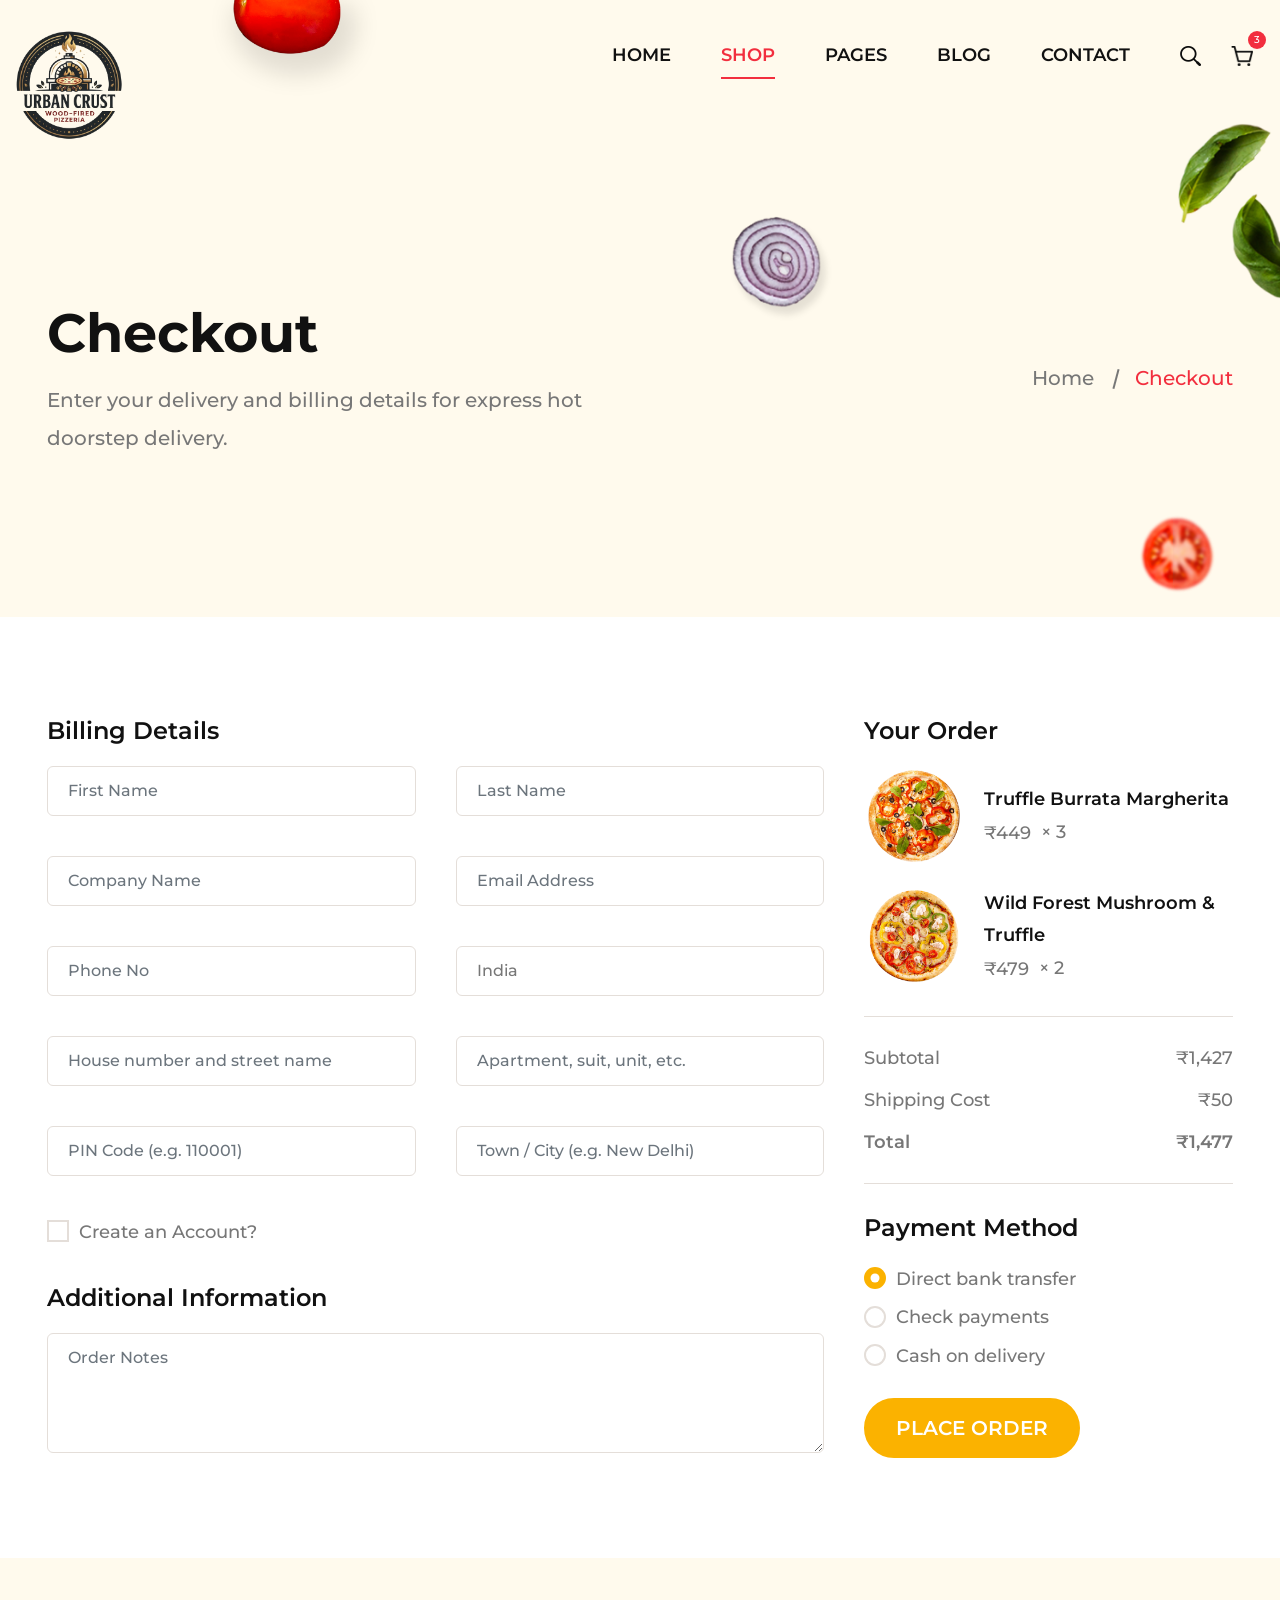
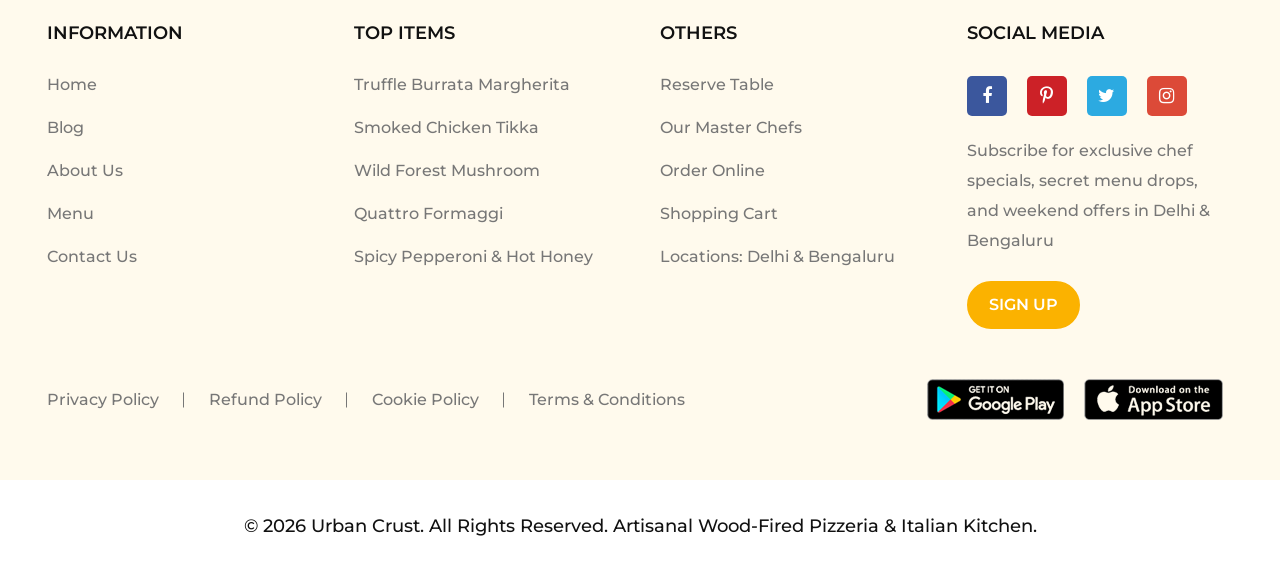
<file: checkout.html>
<!DOCTYPE html>
<html lang="en">

<head>
	<!-- Basic Page Needs -->
	<title>Checkout | Urban Crust Artisanal Pizza</title>
	<meta charset="utf-8">
    <meta name="viewport" content="width=device-width, initial-scale=1.0">
    <meta name="description" content="Complete your pizza order with delivery details and order notes. Portfolio demo checkout demonstration.">
    <meta name="theme-color" content="#d93b1e">
    <meta property="og:title" content="Checkout | Urban Crust Artisanal Pizza">
    <meta property="og:description" content="Complete your pizza order with delivery details and order notes. Portfolio demo checkout demonstration.">
    <meta property="og:type" content="website">
    <meta property="og:image" content="images/banner-img-1.png">


    <!-- CSS -->
    <link type="image/x-icon" href="images/favicon.png" rel="icon">
    <link rel="stylesheet" type="text/css" href="css/font-awesome.min.css">
    <link rel="stylesheet" type="text/css" href="css/bootstrap.min.css">
	<link rel="stylesheet" type="text/css" href="css/style.css">
</head>
<body>


	<!-- Preloader Start -->
	<div id="preloader" class="preloader">
		<div class="preloader-box">
			<img src="images/preloader.svg" alt="preloader">
		</div>
	</div>
	<!-- Preloader End -->

	<!-- Header Start -->
	<header>
		<div class="header-vacter">
			<img src="images/header-img.png" alt="Vacter Image">
		</div>
		<div class="container-big">
			<div class="header-inner">
				<div class="row align-items-center">
					<div class="col-xl-3 col-lg-3 col-md-3 col-5">
						<div class="header-logo">
							<a href="index.html"><img src="images/logo.png" alt="Urban Crust Logo"></a>
						</div>
					</div>
					<div class="col-xl-9 col-lg-9 col-md-9 col-7">
						<div class="main-menu">
							<div class="menu-toggle">
		                        <span></span>
		                    </div>
							<div class="menu">
								<div class="sidemenu-header">
									<div class="sidemenu-logo">
										<img src="images/logo.png" alt="Urban Crust Logo">
									</div>
									<div class="sidemenu-close">
										<span></span>
									</div>
								</div>
								<ul>
									<li><a href="index.html">Home</a></li>
									<li class="active">
										<span class="opener"></span>
										<a href="javascript:void(0)">Shop</a>
										<ul class="dropdown-content">
											<li><a href="shop-list.html">Shop List</a></li>
											<li><a href="shop-detail.html">Shop Detail</a></li>
											<li><a href="cart.html">Cart</a></li>
											<li class="active"><a href="checkout.html">Checkout</a></li>
										</ul>
									</li>
									<li>
										<span class="opener"></span>
										<a href="javascript:void(0)">Pages</a>
										<ul class="dropdown-content">
											<li><a href="about.html">About Us</a></li>
											<li><a href="our-menu.html">Our Menu</a></li>
											<li><a href="our-team.html">Our Team</a></li>
											<li><a href="book-now.html">Book Now</a></li>
											<li><a href="404.html">404 Page</a></li>
										</ul>
									</li>
									<li>
										<span class="opener"></span>
										<a href="javascript:void(0)">Blog</a>
										<ul class="dropdown-content">
											<li><a href="blog-right.html">Blog Right</a></li>
											<li><a href="blog-left.html">Blog Left</a></li>
											<li><a href="blog-detail.html">Blog Detail</a></li>
										</ul>
									</li>
									<li><a href="contact-us.html">Contact</a></li>
								</ul>
							</div>
							<div class="icon-menu">
								<ul>
									<li class="search">
										<a href="javascript:void(0)">
											<img src="images/search-icon.png" class="normal-icon" alt="Search Icon">
											<img src="images/search-icon-2.png" class="hover-icon" alt="Search Icon">
										</a>
									</li>
									<li class="cart-slide position-r">
										<a href="javascript:void(0)">
											<img src="images/cart-icon.png" class="normal-icon" alt="Cart Icon">
											<img src="images/cart-icon-2.png" class="hover-icon" alt="Cart Icon">
											<span class="cart-count">0</span>
										</a>
									</li>
								</ul>
							</div>
						</div>
					</div>
				</div>
			</div>
		</div>
	</header>
	<!-- Header End -->


	<!-- Start Of Main Div -->
	<main>

		<!-- Start Of Sub Banner -->
		<section class="sub-banner bg-yellow overflow-h position-r">
			<div class="container">
				<div class="row align-items-center">
					<div class="col-xl-6 col-lg-6 col-md-12">
						<div class="sub-banner-content wow fadeInLeft">
							<h1 class="sub-banner-title">Checkout</h1>
							<p>Enter your delivery and billing details for express hot doorstep delivery.</p>
						</div>
					</div>

					<div class="col-xl-6 col-lg-6 col-md-12">
						<div class="bread-crumb wow fadeInRight">
							<ul>
								<li><a href="index.html">Home</a></li>
								<li>Checkout</li>
							</ul>
						</div>
					</div>
				</div>
			</div>

			<div class="black-jamun wow fadeInLeft animation-delay-5">
				<img src="images/black-jamun.png" alt="black-jamun">
			</div>

			<div class="onion-img wow fadeInUp animation-delay-6">
				<img src="images/onion.png" alt="onion">
			</div>

			<div class="tamato-img wow fadeInUp animation-delay-7">
				<img src="images/tamato.png" alt="tamato">
			</div>

			<div class="leaf-img wow fadeInRight animation-delay-8">
				<img src="images/banner-leaf.png" alt="banner-leaf">
			</div>
		</section>
		<!-- End Of Sub Banner -->


		<!-- Start Of Checkout -->
		<section class="checkout ptb-150">
			<div class="container">
				<form>
					<div class="row">
						<div class="col-xl-8 col-lg-8 col-md-12">
							<div class="billing-detail">
								<h4 class="mb-20">Billing Details</h4>
								<div class="row align-items-center">
									<div class="col-xl-6 col-lg-6 col-md-6">
										<div class="form-group">
											<input type="text" name="name" placeholder="First Name" class="form-control" required="">
										</div>
									</div>
									<div class="col-xl-6 col-lg-6 col-md-6">
										<div class="form-group">
											<input type="text" name="name" placeholder="Last Name" class="form-control" required="">
										</div>
									</div>
									<div class="col-xl-6 col-lg-6 col-md-6">
										<div class="form-group">
											<input type="text" name="name" placeholder="Company Name" class="form-control" required="">
										</div>
									</div>
									<div class="col-xl-6 col-lg-6 col-md-6">
										<div class="form-group">
											<input type="text" name="email" placeholder="Email Address" class="form-control" required="">
										</div>
									</div>
									<div class="col-xl-6 col-lg-6 col-md-6">
										<div class="form-group">
											<input type="text" name="text" placeholder="Phone No" class="form-control" required="">
										</div>
									</div>
									<div class="col-xl-6 col-lg-6 col-md-6">
										<div class="form-group">
											<input type="text" name="text" placeholder="Country" value="India" class="form-control" required="">
										</div>
									</div>
									<div class="col-xl-6 col-lg-6 col-md-6">
										<div class="form-group">
											<input type="text" name="text" placeholder="House number and street name" class="form-control" required="">
										</div>
									</div>
									<div class="col-xl-6 col-lg-6 col-md-6">
										<div class="form-group">
											<input type="text" name="text" placeholder="Apartment, suit, unit, etc." class="form-control" required="">
										</div>
									</div>
									<div class="col-xl-6 col-lg-6 col-md-6">
										<div class="form-group">
											<input type="text" name="text" placeholder="PIN Code (e.g. 110001)" class="form-control" required="">
										</div>
									</div>
									<div class="col-xl-6 col-lg-6 col-md-6">
										<div class="form-group">
											<input type="text" name="text" placeholder="Town / City (e.g. New Delhi)" class="form-control" required="">
										</div>
									</div>
									<div class="col-md-12">
										<div class="form-group">
											<div class="form-check">
											  	<input class="form-check-input" type="checkbox" value="" id="create_account">
											  	<label class="form-check-label" for="create_account">Create an Account?</label>
											</div>
										</div>
									</div>
								</div>
							</div>

							<div class="add-info md-mb-40">
								<h4 class="mb-20">Additional Information</h4>
								<div class="form-group p-0">
									<textarea class="form-control" placeholder="Order Notes"></textarea>
								</div>
							</div>
						</div>

						<div class="col-xl-4 col-lg-4 col-md-12">
							<div class="your-order">
								<h4 class="mb-20">Your Order</h4>
								<div class="product-box">
									<div class="product-img">
										<a href="shop-detail.html"><img src="images/pizza-1.png" alt="Item Image"></a>
									</div>
									<div class="product-detail">
										<a href="shop-detail.html" class="pro-title">Truffle Burrata Margherita</a>
										<div class="qty-box">
											<span class="price">₹449</span>
											<span class="qty">× 3</span>
										</div>
									</div>
								</div>
								<div class="product-box">
									<div class="product-img">
										<a href="shop-detail.html"><img src="images/pizza-2.png" alt="Item Image"></a>
									</div>
									<div class="product-detail">
										<a href="shop-detail.html" class="pro-title">Wild Forest Mushroom & Truffle</a>
										<div class="qty-box">
											<span class="price">₹479</span>
											<span class="qty">× 2</span>
										</div>
									</div>
								</div>
							</div>

							<div class="checkout-total">
								<ul>
									<li>
										<span class="subtotal">Subtotal</span>
										<span class="subtotal-amount">₹1,427</span>
									</li>
									<li>
										<span class="subtotal">Shipping Cost</span>
										<span class="subtotal-amount">₹50</span>
									</li>
									<li>
										<span class="grand-total">Total</span>
										<span class="total-amount">₹1,477</span>
									</li>
								</ul>
							</div>

							<div class="pay-method">
								<h4 class="mb-20">Payment Method</h4>
								<ul>
									<li>
										<div class="form-check">
										  	<input class="form-check-input" type="radio" name="payment" id="bank_transfer" checked="">
										  	<label class="form-check-label" for="bank_transfer">Direct bank transfer</label>
										</div>

									</li>
									<li>
										<div class="form-check">
										  	<input class="form-check-input" type="radio" name="payment" id="check_payments">
										  	<label class="form-check-label" for="check_payments">Check payments</label>
										</div>
									</li>
									<li>
										<div class="form-check">
										  	<input class="form-check-input" type="radio" name="payment" id="cash_delivery">
										  	<label class="form-check-label" for="cash_delivery">Cash on delivery</label>
										</div>
									</li>
									
									<li>
										<button class="btn-ct">
											Place Order
										</button>
									</li>
								</ul>
							</div>
						</div>
					</div>
				</form>
			</div>
		</section>
		<!-- End Of Checkout -->

	</main>
	<!-- End Of Main Div -->


	<!-- Start Of Footer -->
	<footer>
		<div class="footer ptb-100 bg-yellow position-r overflow-h">
			<div class="footer-pattern-1 wow fadeInLeft animation-delay-5">
				<img src="images/logo.png" alt="Urban Crust Logo">
			</div>
			<div class="footer-pattern-2 wow fadeInRight animation-delay-5">
				<img src="images/footer-pattern.png" alt="footer-pattern">
			</div>
			<div class="container">
				<div class="row">
					<div class="col-xl-3 col-lg-6 col-md-6 footer-box wow fadeInUp">
						<h6 class="footer-title text-uppercase">Information</h6>
						<ul class="footer-menu">
							<li><a href="index.html">Home</a></li>
							<li><a href="blog-left.html">Blog</a></li>
							<li><a href="about.html">About Us</a></li>
							<li><a href="our-menu.html">Menu</a></li>
							<li><a href="contact-us.html">Contact Us</a></li>
						</ul>
					</div>
					<div class="col-xl-3 col-lg-6 col-md-6 footer-box wow fadeInUp">
						<h6 class="footer-title text-uppercase">Top Items</h6>
						<ul class="footer-menu">
							<li><a href="shop-list.html">Truffle Burrata Margherita</a></li>
							<li><a href="shop-list.html">Smoked Chicken Tikka</a></li>
							<li><a href="shop-list.html">Wild Forest Mushroom</a></li>
							<li><a href="shop-list.html">Quattro Formaggi</a></li>
							<li><a href="shop-list.html">Spicy Pepperoni & Hot Honey</a></li>
						</ul>
					</div>
					<div class="col-xl-3 col-lg-6 col-md-6 footer-box wow fadeInUp">
						<h6 class="footer-title text-uppercase">Others</h6>
						<ul class="footer-menu">
							<li><a href="book-now.html">Reserve Table</a></li>
							<li><a href="our-team.html">Our Master Chefs</a></li>
							<li><a href="shop-list.html">Order Online</a></li>
							<li><a href="cart.html">Shopping Cart</a></li>
							<li><a href="contact-us.html">Locations: Delhi & Bengaluru</a></li>
						</ul>
					</div>
					<div class="col-xl-3 col-lg-6 col-md-6 footer-box wow fadeInUp">
						<h6 class="footer-title text-uppercase">Social Media</h6>
						<ul class="footer-social">
							<li><a href="#" class="facebook"><i class="fa fa-facebook" aria-hidden="true"></i></a></li>
							<li><a href="#" class="pinterest"><i class="fa fa-pinterest-p" aria-hidden="true"></i></a></li>
							<li><a href="#" class="twitter"><i class="fa fa-twitter" aria-hidden="true"></i></a></li>
							<li><a href="#" class="instagram"><i class="fa fa-instagram" aria-hidden="true"></i></a></li>
						</ul>
						<div class="footer-offers-text">
							<p>Subscribe for exclusive chef specials, secret menu drops, and weekend offers in Delhi & Bengaluru</p>
						</div>
						<div class="footer-sign-up">
							<a href="#" class="btn-ct btn-small">Sign Up</a>
						</div>
					</div>
					<div class="col-xl-12 col-lg-12 col-md-12 terms-menu">
						<div class="row align-items-center">
							<div class="col-xl-8 col-lg-9 col-md-12 wow fadeInLeft">
								<ul class="policy-menu">
									<li><a href="#">Privacy Policy</a></li>
									<li><a href="#">Refund Policy</a></li>
									<li><a href="#">Cookie Policy</a></li>
									<li><a href="#">Terms & Conditions</a></li>
								</ul>
							</div>
							<div class="col-xl-4 col-lg-3 col-md-12 wow fadeInRight">
								<ul class="app-list">
									<li><a href="#"><img src="images/google-play.png" alt="Google Play"></a></li>
									<li><a href="#"><img src="images/app-stor.png" alt="App Store"></a></li>
								</ul>
							</div>
						</div>
					</div>
				</div>
			</div>
		</div>
		<div class="copyright">
			<div class="container">
				<div class="text-center">
					<p>&#169; 2026 Urban Crust. All Rights Reserved. Artisanal Wood-Fired Pizzeria & Italian Kitchen.</p>
				</div>
			</div>
		</div>
	</footer>
	<!-- End Of Footer -->


	<!-- Start Of Search Popup -->
	<div class="search-popup">
		<div class="search-overlay"></div>
		<div class="search-form">
			<button class="close"></button>
			<form>
				<input type="text" name="search" placeholder="What are you looking for?" class="search-input">
				<button type="submit"><img src="images/search-icon-white.png" alt="Search Icon"></button>
			</form>
		</div>
	</div>
	<!-- End Of Search Popup -->
	

	<!-- Start Of Cart Drawer -->
	<div class="cart-drawer">
		<div class="bg-overlay"></div>
		<div class="drawer-content">
			<div class="w-100">
				<div class="cart-header">
					<h6 class="title text-uppercase">SHOPPING CART</h6>
					<button class="close"></button>
				</div>
				<div class="cart-list">
					<div class="cart-list-inner">
						<div class="cart-item">
							<div class="item-image">
								<a href="shop-detail.html"><img src="images/pizza-1.png" alt="Item Image"></a>
							</div>
							<div class="item-detl">
								<div class="item-name">
									<a href="shop-detail.html">Truffle Burrata Margherita</a>
									<a class="item-remove" href="#"><img src="images/delete.png" alt="delete"></a>
								</div>
								<div class="item-price">
									<span>₹449</span>
								</div>
								<div class="quantity-editer">
									<div class="quantity">
									  	<button type="button" class="sub minus">-</button>
									  	<input class="count" name="quantity" type="number" value="1" min="1" max="10">
									  	<button type="button" class="add plus">+</button>
									</div>
								</div>
							</div>
						</div>
						<div class="cart-item">
							<div class="item-image">
								<a href="shop-detail.html"><img src="images/pizza-2.png" alt="Item Image"></a>
							</div>
							<div class="item-detl">
								<div class="item-name">
									<a href="shop-detail.html">Smoked Chicken Tikka</a>
									<a class="item-remove" href="#"><img src="images/delete.png" alt="delete"></a>
								</div>
								<div class="item-price">
									<span>₹499</span>
								</div>
								<div class="quantity-editer">
									<div class="quantity">
									  	<button type="button" class="sub minus">-</button>
									  	<input class="count" name="quantity" type="number" value="1" min="1" max="10">
									  	<button type="button" class="add plus">+</button>
									</div>
								</div>
							</div>
						</div>
						<div class="cart-item">
							<div class="item-image">
								<a href="shop-detail.html"><img src="images/pizza-3.png" alt="Item Image"></a>
							</div>
							<div class="item-detl">
								<div class="item-name">
									<a class="item-title" href="shop-detail.html">Wild Forest Mushroom & Truffle</a>
									<a class="item-remove" href="#"><img src="images/delete.png" alt="delete"></a>
								</div>
								<div class="item-price">
									<span>₹479</span>
								</div>
								<div class="quantity-editer">
									<div class="quantity">
									  	<button type="button" class="sub minus">-</button>
									  	<input class="count" name="quantity" type="number" value="1" min="1" max="10">
									  	<button type="button" class="add plus">+</button>
									</div>
								</div>
							</div>
						</div>
					</div>
				</div>
			</div>
			<div class="cart-footer">
				<div class="sub-total">
					<strong>Subtotal:</strong> <span class="sprice">₹1,427</span>
				</div>
				<div class="cart-footer-des">
					<p>Taxes and shipping calculated at checkout</p>
				</div>
				<div class="cart-button">
					<ul>
						<li><a href="cart.html" class="btn-ct btn-small">View Cart</a></li>
						<li><a href="checkout.html" class="btn-ct btn-small subtotal">Checkout</a></li>
					</ul>
				</div>
			</div>
		</div>
	</div>
	<!-- End Of Cart Drawer -->


	<!-- Start Of Js -->
	<script src="js/jquery-3.4.1.min.js"></script>
	<script src="js/bootstrap.min.js"></script>
	<script src="js/animation.js"></script>
	<script src="js/urban-crust.js"></script>
</body>

</html>
</file>
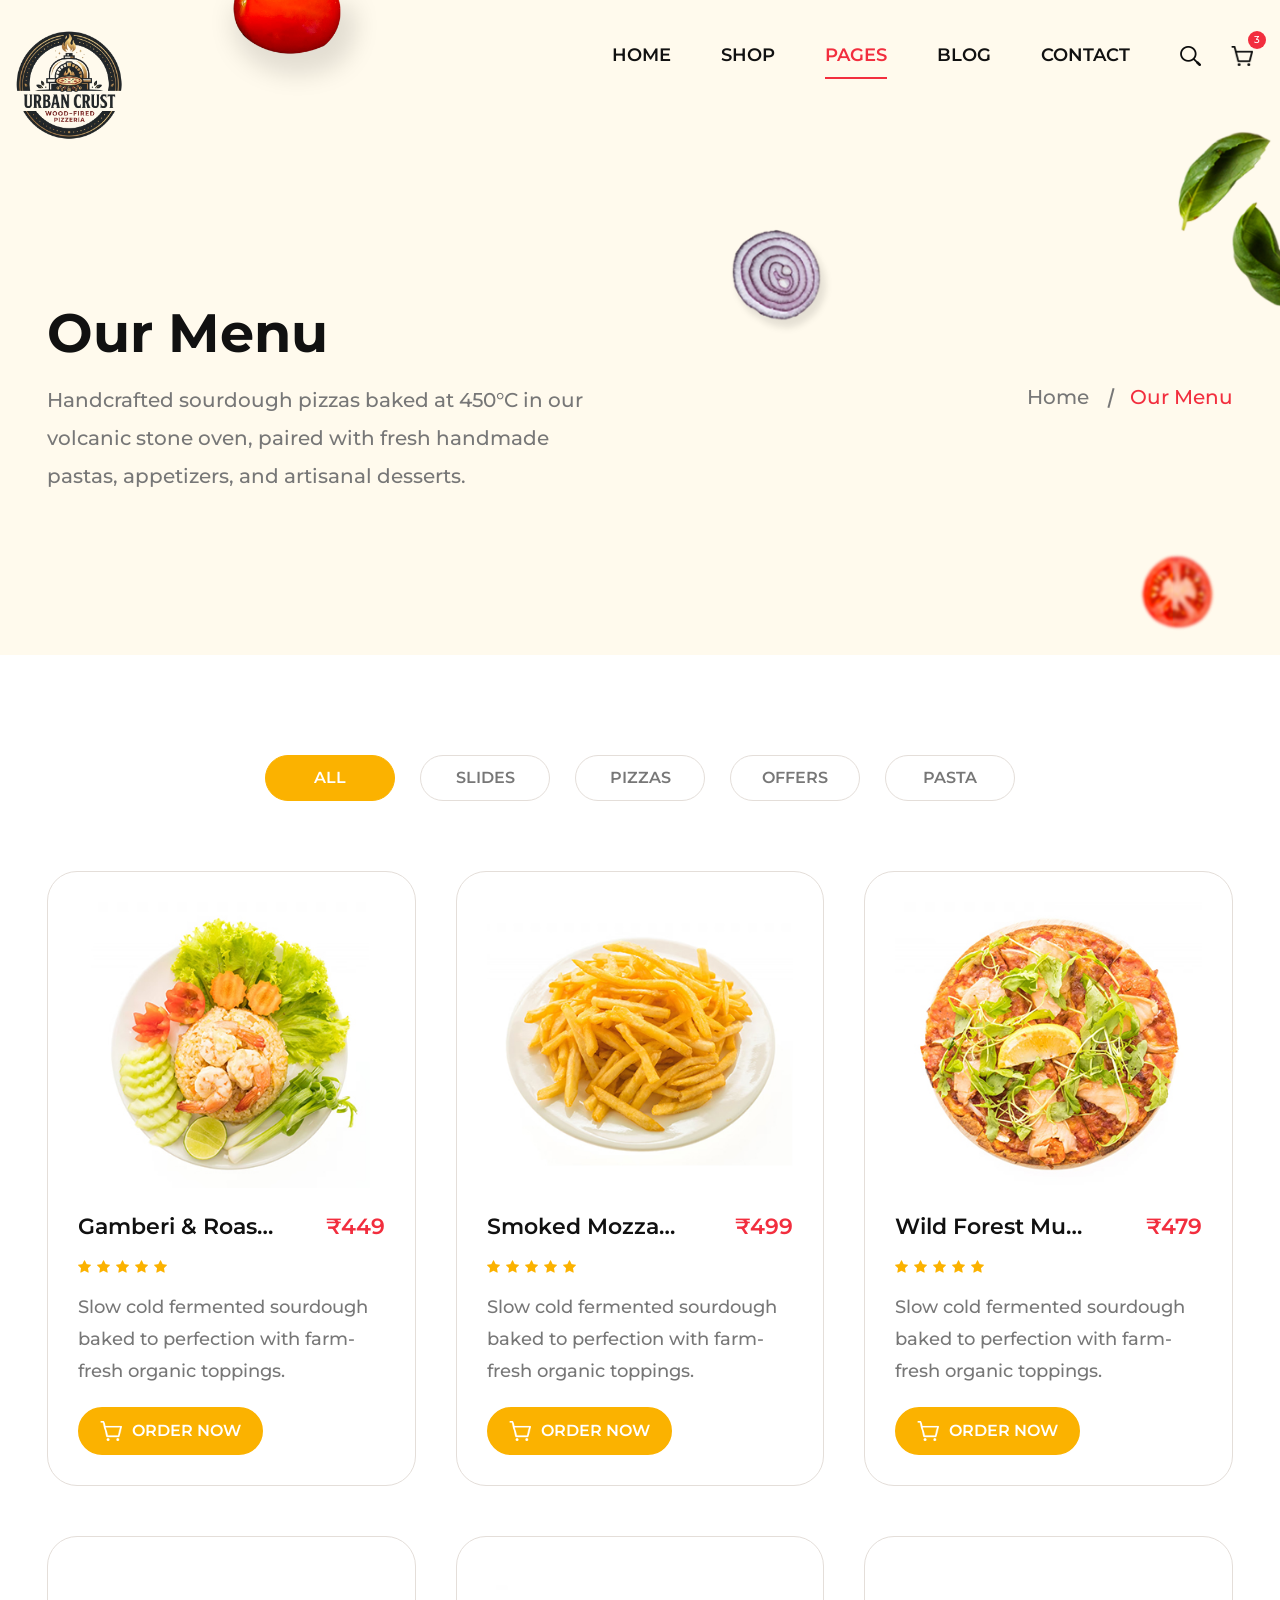
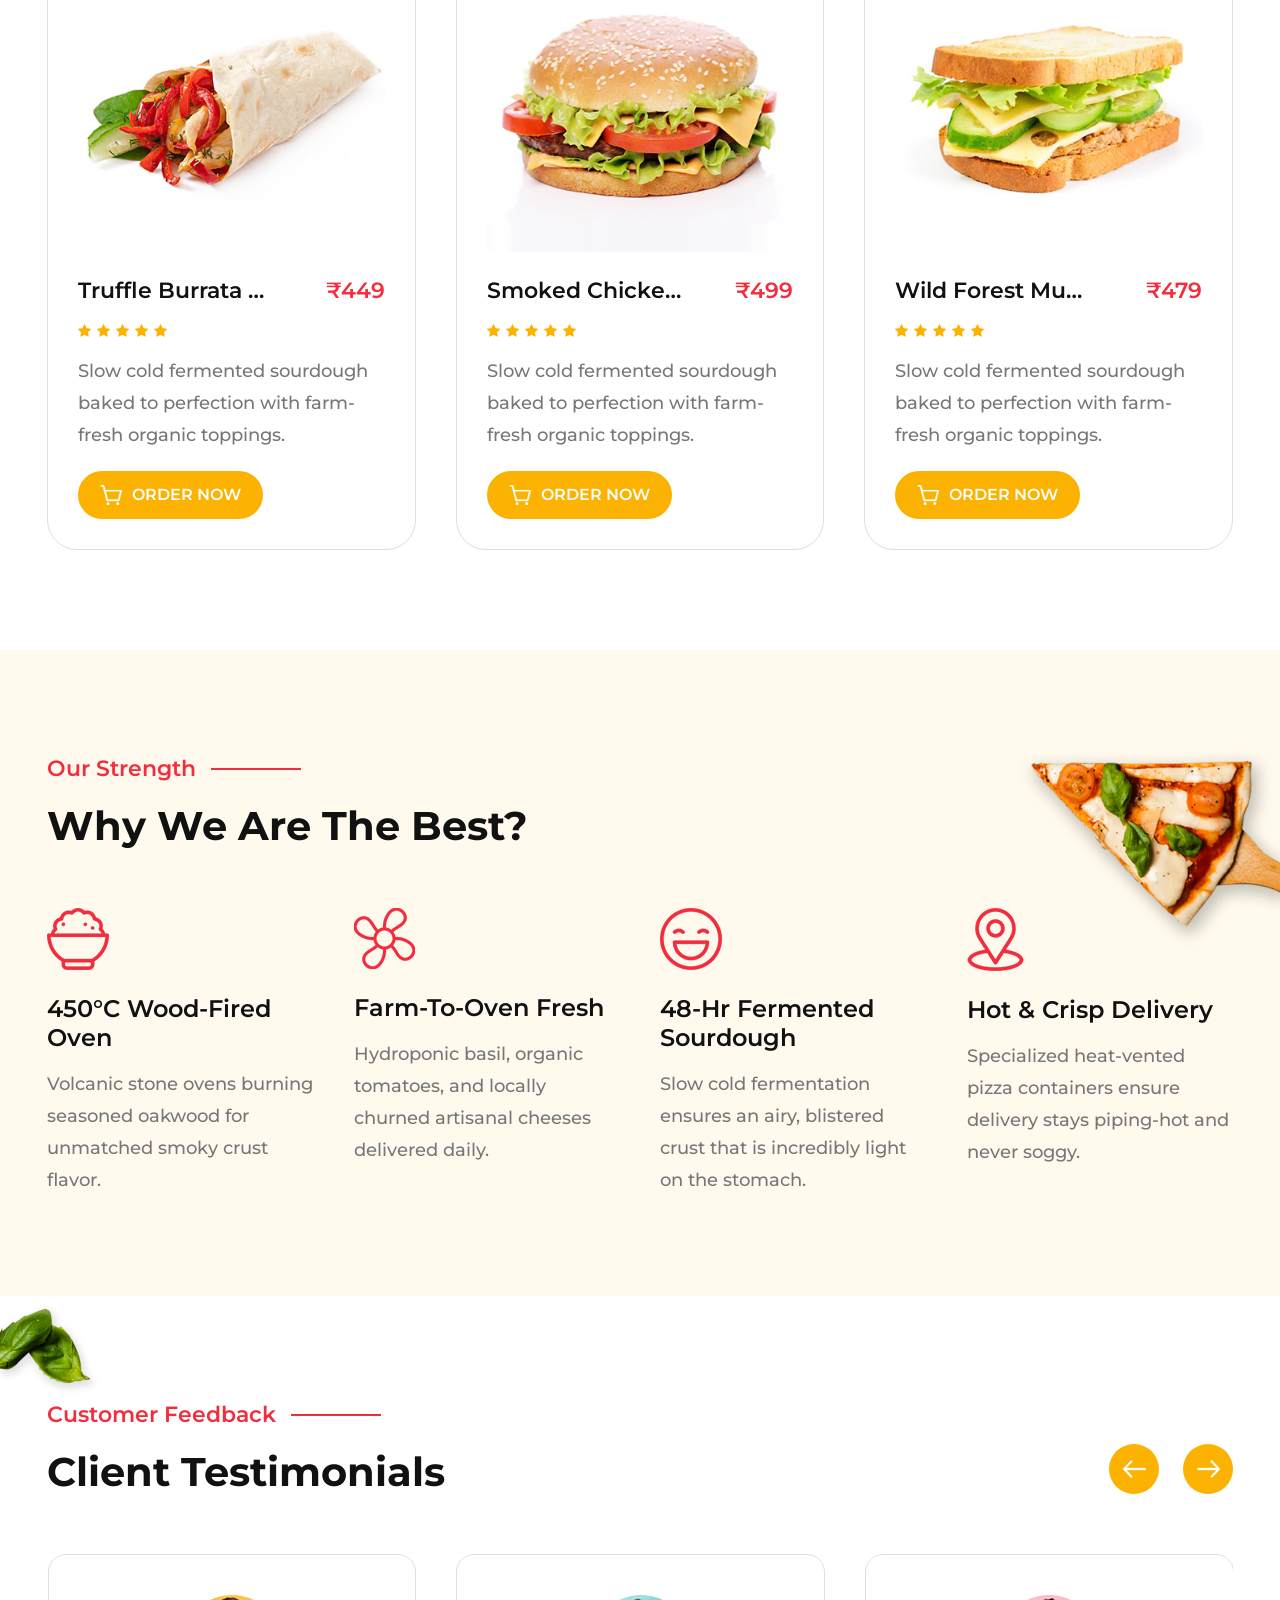
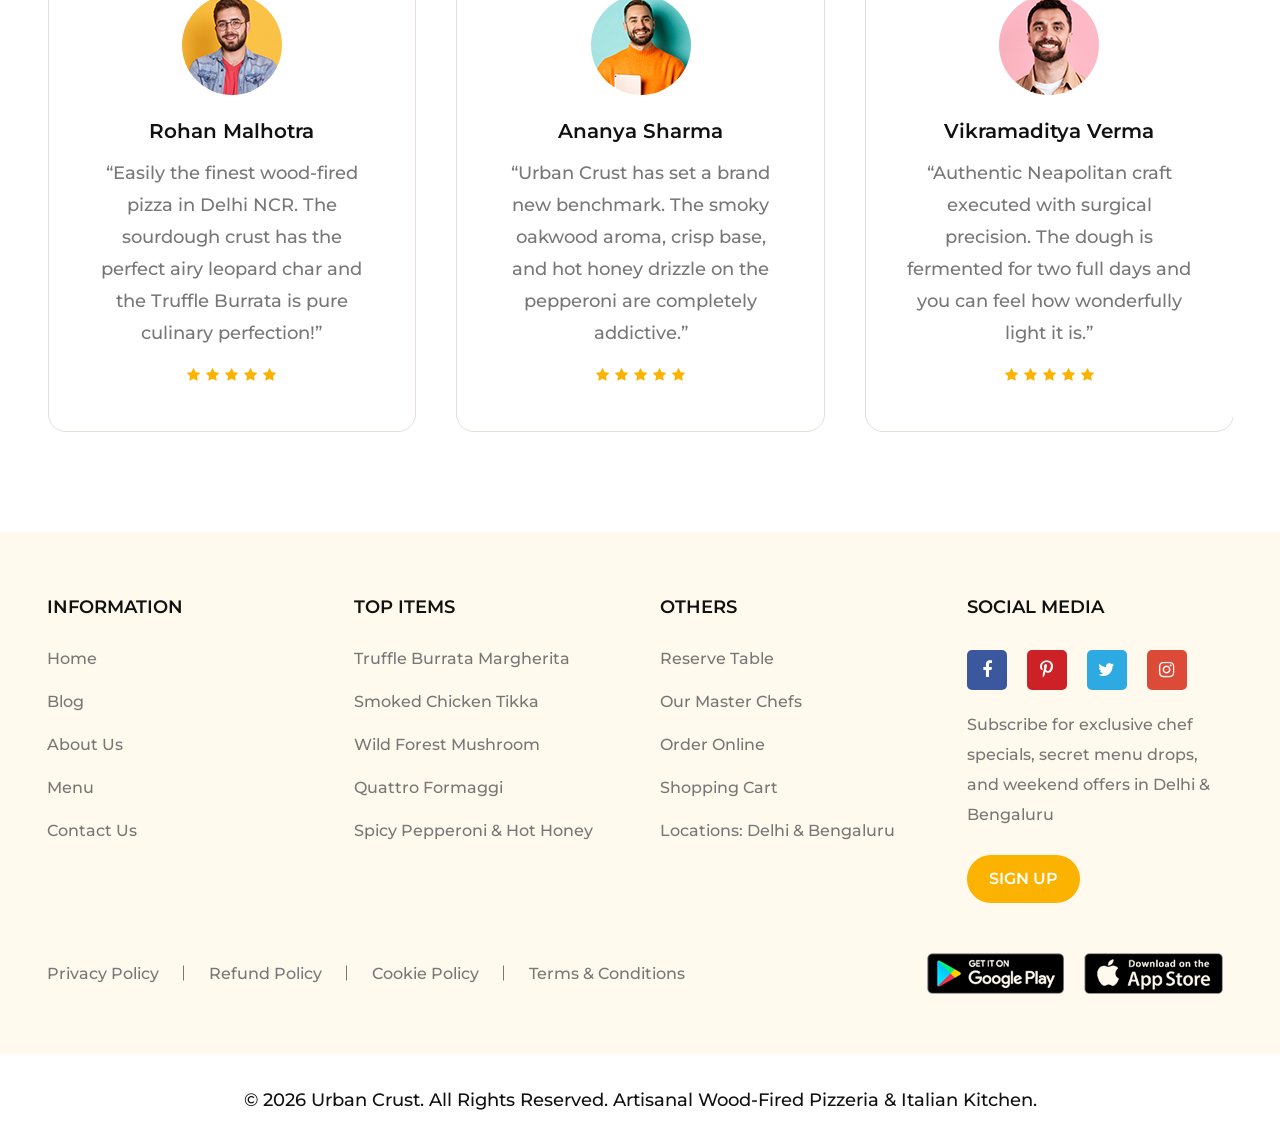
<file: our-menu.html>
<!DOCTYPE html>
<html lang="en">

<head>
	<!-- Basic Page Needs -->
	<title>Artisanal Menu | Urban Crust Wood-Fired Pizza & Kitchen</title>
	<meta charset="utf-8">
    <meta name="viewport" content="width=device-width, initial-scale=1.0">
    <meta name="description" content="Explore our handcrafted menu: wood-fired sourdough pizzas, artisanal burrata, handmade pastas, craft garlic breads, and authentic Italian gelato.">
    <meta name="theme-color" content="#d93b1e">
    <meta property="og:title" content="Artisanal Menu | Urban Crust Wood-Fired Pizza & Kitchen">
    <meta property="og:description" content="Explore our handcrafted menu: wood-fired sourdough pizzas, artisanal burrata, handmade pastas, craft garlic breads, and authentic Italian gelato.">
    <meta property="og:type" content="website">
    <meta property="og:image" content="images/banner-img-1.png">


    <!-- CSS -->
    <link type="image/x-icon" href="images/favicon.png" rel="icon">
    <link rel="stylesheet" type="text/css" href="css/font-awesome.min.css">
    <link rel="stylesheet" type="text/css" href="css/bootstrap.min.css">
    <link rel="stylesheet" type="text/css" href="css/owl.carousel.css">
	<link rel="stylesheet" type="text/css" href="css/style.css">
</head>
<body>

	<!-- Preloader Start -->
	<div id="preloader" class="preloader">
		<div class="preloader-box">
			<img src="images/preloader.svg" alt="preloader">
		</div>
	</div>
	<!-- Preloader End -->

	<!-- Header Start -->
	<header>
		<div class="header-vacter">
			<img src="images/header-img.png" alt="Vacter Image">
		</div>
		<div class="container-big">
			<div class="header-inner">
				<div class="row align-items-center">
					<div class="col-xl-3 col-lg-3 col-md-3 col-5">
						<div class="header-logo">
							<a href="index.html"><img src="images/logo.png" alt="Urban Crust Logo"></a>
						</div>
					</div>
					<div class="col-xl-9 col-lg-9 col-md-9 col-7">
						<div class="main-menu">
							<div class="menu-toggle">
		                        <span></span>
		                    </div>
							<div class="menu">
								<div class="sidemenu-header">
									<div class="sidemenu-logo">
										<img src="images/logo.png" alt="Urban Crust Logo">
									</div>
									<div class="sidemenu-close">
										<span></span>
									</div>
								</div>
								<ul>
									<li><a href="index.html">Home</a></li>
									<li>
										<span class="opener"></span>
										<a href="javascript:void(0)">Shop</a>
										<ul class="dropdown-content">
											<li><a href="shop-list.html">Shop List</a></li>
											<li><a href="shop-detail.html">Shop Detail</a></li>
											<li><a href="cart.html">Cart</a></li>
											<li><a href="checkout.html">Checkout</a></li>
										</ul>
									</li>
									<li class="active">
										<span class="opener"></span>
										<a href="javascript:void(0)">Pages</a>
										<ul class="dropdown-content">
											<li><a href="about.html">About Us</a></li>
											<li class="active"><a href="our-menu.html">Our Menu</a></li>
											<li><a href="our-team.html">Our Team</a></li>
											<li><a href="book-now.html">Book Now</a></li>
											<li><a href="404.html">404 Page</a></li>
										</ul>
									</li>
									<li>
										<span class="opener"></span>
										<a href="javascript:void(0)">Blog</a>
										<ul class="dropdown-content">
											<li><a href="blog-right.html">Blog Right</a></li>
											<li><a href="blog-left.html">Blog Left</a></li>
											<li><a href="blog-detail.html">Blog Detail</a></li>
										</ul>
									</li>
									<li><a href="contact-us.html">Contact</a></li>
								</ul>
							</div>
							<div class="icon-menu">
								<ul>
									<li class="search">
										<a href="javascript:void(0)">
											<img src="images/search-icon.png" class="normal-icon" alt="Search Icon">
											<img src="images/search-icon-2.png" class="hover-icon" alt="Search Icon">
										</a>
									</li>
									<li class="cart-slide position-r">
										<a href="javascript:void(0)">
											<img src="images/cart-icon.png" class="normal-icon" alt="Cart Icon">
											<img src="images/cart-icon-2.png" class="hover-icon" alt="Cart Icon">
											<span class="cart-count">0</span>
										</a>
									</li>
								</ul>
							</div>
						</div>
					</div>
				</div>
			</div>
		</div>
	</header>
	<!-- Header End -->


	<!-- Start Of Main Div -->
	<main>

		<!-- Start Of Sub Banner -->
		<section class="sub-banner bg-yellow overflow-h position-r">
			<div class="container">
				<div class="row align-items-center">
					<div class="col-xl-6 col-lg-6 col-md-12">
						<div class="sub-banner-content wow fadeInLeft">
							<h1 class="sub-banner-title">Our Menu</h1>
							<p>Handcrafted sourdough pizzas baked at 450°C in our volcanic stone oven, paired with fresh handmade pastas, appetizers, and artisanal desserts.</p>
						</div>
					</div>

					<div class="col-xl-6 col-lg-6 col-md-12">
						<div class="bread-crumb wow fadeInRight">
							<ul>
								<li><a href="index.html">Home</a></li>
								<li>Our Menu</li>
							</ul>
						</div>
					</div>
				</div>
			</div>

			<div class="black-jamun wow fadeInLeft animation-delay-5">
				<img src="images/black-jamun.png" alt="black-jamun">
			</div>

			<div class="onion-img wow fadeInUp animation-delay-6">
				<img src="images/onion.png" alt="onion">
			</div>

			<div class="tamato-img wow fadeInUp animation-delay-7">
				<img src="images/tamato.png" alt="tamato">
			</div>

			<div class="leaf-img wow fadeInRight animation-delay-8">
				<img src="images/banner-leaf.png" alt="banner-leaf">
			</div>
		</section>
		<!-- End Of Sub Banner -->


		<!-- Start Of Our Menu -->
		<section class="our-menu-part ptb-150">
			<div class="container">
				<div class="row">
					<div class="col-md-12">
						<div class="menu-tabing wow fadeInUp">
                            <ul class="tab-link">
                                <li><a href="javascript:void(0)" class="btn-ct btn-small active" data-tab="tab-1">All</a></li>
                                <li><a href="javascript:void(0)" class="btn-ct btn-small" data-tab="tab-2">Slides</a></li>
                                <li><a href="javascript:void(0)" class="btn-ct btn-small" data-tab="tab-3">Pizzas</a></li>
                                <li><a href="javascript:void(0)" class="btn-ct btn-small" data-tab="tab-4">Offers</a></li>
                                <li><a href="javascript:void(0)" class="btn-ct btn-small" data-tab="tab-5">Pasta</a></li>
                            </ul>
                        </div>
					</div>
				</div>

				<div class="tab-content wow fadeInUp">
					<div class="tab-panel active" id="tab-1">
						<div class="row">
							<div class="col-xl-4 col-lg-4 col-md-6">
								<div class="menu-item-box">
									<div class="menu-item-img">
										<a href="shop-detail.html"><img src="images/item-1.jpg" alt="item-1"></a>
									</div>
									<div class="menu-item-info">
										<div class="menu-item-head">
											<div class="menu-item-title">
												<h5><a href="shop-detail.html">Gamberi & Roasted Garlic Confit</a></h5>
											</div>
											<div class="menu-item-price">
												<span>₹449</span>
											</div>
										</div>
										<div class="item-rating">
											<ul>
												<li><i class="fa fa-star" aria-hidden="true"></i></li>
												<li><i class="fa fa-star" aria-hidden="true"></i></li>
												<li><i class="fa fa-star" aria-hidden="true"></i></li>
												<li><i class="fa fa-star" aria-hidden="true"></i></li>
												<li><i class="fa fa-star" aria-hidden="true"></i></li>
											</ul>
										</div>
										<div class="menu-item-des">
											<p>Slow cold fermented sourdough baked to perfection with farm-fresh organic toppings. </p>
										</div>
										<div class="menu-item-order">
											<a href="shop-detail.html" class="btn-ct btn-small"><img src="images/cart-icon-white.png" alt="Cart Icon"> Order Now</a>
										</div>
									</div>
								</div>
							</div>

							<div class="col-xl-4 col-lg-4 col-md-6">
								<div class="menu-item-box">
									<div class="menu-item-img">
										<a href="shop-detail.html"><img src="images/item-2.jpg" alt="item-2"></a>
									</div>
									<div class="menu-item-info">
										<div class="menu-item-head">
											<div class="menu-item-title">
												<h5><a href="shop-detail.html">Smoked Mozzarella & Spicy Salami</a></h5>
											</div>
											<div class="menu-item-price">
												<span>₹499</span>
											</div>
										</div>
										<div class="item-rating">
											<ul>
												<li><i class="fa fa-star" aria-hidden="true"></i></li>
												<li><i class="fa fa-star" aria-hidden="true"></i></li>
												<li><i class="fa fa-star" aria-hidden="true"></i></li>
												<li><i class="fa fa-star" aria-hidden="true"></i></li>
												<li><i class="fa fa-star" aria-hidden="true"></i></li>
											</ul>
										</div>
										<div class="menu-item-des">
											<p>Slow cold fermented sourdough baked to perfection with farm-fresh organic toppings. </p>
										</div>
										<div class="menu-item-order">
											<a href="shop-detail.html" class="btn-ct btn-small"><img src="images/cart-icon-white.png" alt="Cart Icon"> Order Now</a>
										</div>
									</div>
								</div>
							</div>

							<div class="col-xl-4 col-lg-4 col-md-6">
								<div class="menu-item-box">
									<div class="menu-item-img">
										<a href="shop-detail.html"><img src="images/item-3.jpg" alt="item-3"></a>
									</div>
									<div class="menu-item-info">
										<div class="menu-item-head">
											<div class="menu-item-title">
												<h5><a href="shop-detail.html">Wild Forest Mushroom & Truffle</a></h5>
											</div>
											<div class="menu-item-price">
												<span>₹479</span>
											</div>
										</div>
										<div class="item-rating">
											<ul>
												<li><i class="fa fa-star" aria-hidden="true"></i></li>
												<li><i class="fa fa-star" aria-hidden="true"></i></li>
												<li><i class="fa fa-star" aria-hidden="true"></i></li>
												<li><i class="fa fa-star" aria-hidden="true"></i></li>
												<li><i class="fa fa-star" aria-hidden="true"></i></li>
											</ul>
										</div>
										<div class="menu-item-des">
											<p>Slow cold fermented sourdough baked to perfection with farm-fresh organic toppings. </p>
										</div>
										<div class="menu-item-order">
											<a href="shop-detail.html" class="btn-ct btn-small"><img src="images/cart-icon-white.png" alt="Cart Icon"> Order Now</a>
										</div>
									</div>
								</div>
							</div>

							<div class="col-xl-4 col-lg-4 col-md-6">
								<div class="menu-item-box">
									<div class="menu-item-img">
										<a href="shop-detail.html"><img src="images/item-4.jpg" alt="item-4"></a>
									</div>
									<div class="menu-item-info">
										<div class="menu-item-head">
											<div class="menu-item-title">
										<h5><a href="shop-detail.html">Truffle Burrata Margherita</a></h5>
									</div>
									<div class="menu-item-price">
										<span>₹449</span>
									</div>
										</div>
										<div class="item-rating">
											<ul>
												<li><i class="fa fa-star" aria-hidden="true"></i></li>
												<li><i class="fa fa-star" aria-hidden="true"></i></li>
												<li><i class="fa fa-star" aria-hidden="true"></i></li>
												<li><i class="fa fa-star" aria-hidden="true"></i></li>
												<li><i class="fa fa-star" aria-hidden="true"></i></li>
											</ul>
										</div>
										<div class="menu-item-des">
											<p>Slow cold fermented sourdough baked to perfection with farm-fresh organic toppings. </p>
										</div>
										<div class="menu-item-order">
											<a href="shop-detail.html" class="btn-ct btn-small"><img src="images/cart-icon-white.png" alt="Cart Icon"> Order Now</a>
										</div>
									</div>
								</div>
							</div>

							<div class="col-xl-4 col-lg-4 col-md-6">
								<div class="menu-item-box">
									<div class="menu-item-img">
										<a href="shop-detail.html"><img src="images/item-5.jpg" alt="item-5"></a>
									</div>
									<div class="menu-item-info">
										<div class="menu-item-head">
											<div class="menu-item-title">
										<h5><a href="shop-detail.html">Smoked Chicken Tikka Pizza</a></h5>
									</div>
									<div class="menu-item-price">
										<span>₹499</span>
									</div>
										</div>
										<div class="item-rating">
											<ul>
												<li><i class="fa fa-star" aria-hidden="true"></i></li>
												<li><i class="fa fa-star" aria-hidden="true"></i></li>
												<li><i class="fa fa-star" aria-hidden="true"></i></li>
												<li><i class="fa fa-star" aria-hidden="true"></i></li>
												<li><i class="fa fa-star" aria-hidden="true"></i></li>
											</ul>
										</div>
										<div class="menu-item-des">
											<p>Slow cold fermented sourdough baked to perfection with farm-fresh organic toppings. </p>
										</div>
										<div class="menu-item-order">
											<a href="shop-detail.html" class="btn-ct btn-small"><img src="images/cart-icon-white.png" alt="Cart Icon"> Order Now</a>
										</div>
									</div>
								</div>
							</div>

							<div class="col-xl-4 col-lg-4 col-md-6">
								<div class="menu-item-box">
									<div class="menu-item-img">
										<a href="shop-detail.html"><img src="images/item-6.jpg" alt="item-6"></a>
									</div>
									<div class="menu-item-info">
										<div class="menu-item-head">
											<div class="menu-item-title">
										<h5><a href="shop-detail.html">Wild Forest Mushroom & Truffle</a></h5>
									</div>
									<div class="menu-item-price">
										<span>₹479</span>
									</div>
										</div>
										<div class="item-rating">
											<ul>
												<li><i class="fa fa-star" aria-hidden="true"></i></li>
												<li><i class="fa fa-star" aria-hidden="true"></i></li>
												<li><i class="fa fa-star" aria-hidden="true"></i></li>
												<li><i class="fa fa-star" aria-hidden="true"></i></li>
												<li><i class="fa fa-star" aria-hidden="true"></i></li>
											</ul>
										</div>
										<div class="menu-item-des">
											<p>Slow cold fermented sourdough baked to perfection with farm-fresh organic toppings. </p>
										</div>
										<div class="menu-item-order">
											<a href="shop-detail.html" class="btn-ct btn-small"><img src="images/cart-icon-white.png" alt="Cart Icon"> Order Now</a>
										</div>
									</div>
								</div>
							</div>
						</div>
					</div>

					<div class="tab-panel" id="tab-2">
						<div class="row">
							<div class="col-xl-4 col-lg-4 col-md-6">
								<div class="menu-item-box">
									<div class="menu-item-img">
										<a href="shop-detail.html"><img src="images/item-3.jpg" alt="item-3"></a>
									</div>
									<div class="menu-item-info">
										<div class="menu-item-head">
											<div class="menu-item-title">
												<h5><a href="shop-detail.html">Wild Forest Mushroom & Truffle</a></h5>
											</div>
											<div class="menu-item-price">
												<span>₹479</span>
											</div>
										</div>
										<div class="item-rating">
											<ul>
												<li><i class="fa fa-star" aria-hidden="true"></i></li>
												<li><i class="fa fa-star" aria-hidden="true"></i></li>
												<li><i class="fa fa-star" aria-hidden="true"></i></li>
												<li><i class="fa fa-star" aria-hidden="true"></i></li>
												<li><i class="fa fa-star" aria-hidden="true"></i></li>
											</ul>
										</div>
										<div class="menu-item-des">
											<p>Slow cold fermented sourdough baked to perfection with farm-fresh organic toppings. </p>
										</div>
										<div class="menu-item-order">
											<a href="shop-detail.html" class="btn-ct btn-small"><img src="images/cart-icon-white.png" alt="Cart Icon"> Order Now</a>
										</div>
									</div>
								</div>
							</div>

							<div class="col-xl-4 col-lg-4 col-md-6">
								<div class="menu-item-box">
									<div class="menu-item-img">
										<a href="shop-detail.html"><img src="images/item-4.jpg" alt="item-4"></a>
									</div>
									<div class="menu-item-info">
										<div class="menu-item-head">
											<div class="menu-item-title">
										<h5><a href="shop-detail.html">Quattro Formaggi (Four Cheese)</a></h5>
									</div>
									<div class="menu-item-price">
										<span>₹489</span>
									</div>
										</div>
										<div class="item-rating">
											<ul>
												<li><i class="fa fa-star" aria-hidden="true"></i></li>
												<li><i class="fa fa-star" aria-hidden="true"></i></li>
												<li><i class="fa fa-star" aria-hidden="true"></i></li>
												<li><i class="fa fa-star" aria-hidden="true"></i></li>
												<li><i class="fa fa-star" aria-hidden="true"></i></li>
											</ul>
										</div>
										<div class="menu-item-des">
											<p>Slow cold fermented sourdough baked to perfection with farm-fresh organic toppings. </p>
										</div>
										<div class="menu-item-order">
											<a href="shop-detail.html" class="btn-ct btn-small"><img src="images/cart-icon-white.png" alt="Cart Icon"> Order Now</a>
										</div>
									</div>
								</div>
							</div>

							<div class="col-xl-4 col-lg-4 col-md-6">
								<div class="menu-item-box">
									<div class="menu-item-img">
										<a href="shop-detail.html"><img src="images/item-5.jpg" alt="item-5"></a>
									</div>
									<div class="menu-item-info">
										<div class="menu-item-head">
											<div class="menu-item-title">
										<h5><a href="shop-detail.html">Fiery Peri-Peri Cottage Cheese</a></h5>
									</div>
									<div class="menu-item-price">
										<span>₹429</span>
									</div>
										</div>
										<div class="item-rating">
											<ul>
												<li><i class="fa fa-star" aria-hidden="true"></i></li>
												<li><i class="fa fa-star" aria-hidden="true"></i></li>
												<li><i class="fa fa-star" aria-hidden="true"></i></li>
												<li><i class="fa fa-star" aria-hidden="true"></i></li>
												<li><i class="fa fa-star" aria-hidden="true"></i></li>
											</ul>
										</div>
										<div class="menu-item-des">
											<p>Slow cold fermented sourdough baked to perfection with farm-fresh organic toppings. </p>
										</div>
										<div class="menu-item-order">
											<a href="shop-detail.html" class="btn-ct btn-small"><img src="images/cart-icon-white.png" alt="Cart Icon"> Order Now</a>
										</div>
									</div>
								</div>
							</div>

							<div class="col-xl-4 col-lg-4 col-md-6">
								<div class="menu-item-box">
									<div class="menu-item-img">
										<a href="shop-detail.html"><img src="images/item-6.jpg" alt="item-6"></a>
									</div>
									<div class="menu-item-info">
										<div class="menu-item-head">
											<div class="menu-item-title">
										<h5><a href="shop-detail.html">Artisanal Pepperoni & Hot Honey</a></h5>
									</div>
									<div class="menu-item-price">
										<span>₹549</span>
									</div>
										</div>
										<div class="item-rating">
											<ul>
												<li><i class="fa fa-star" aria-hidden="true"></i></li>
												<li><i class="fa fa-star" aria-hidden="true"></i></li>
												<li><i class="fa fa-star" aria-hidden="true"></i></li>
												<li><i class="fa fa-star" aria-hidden="true"></i></li>
												<li><i class="fa fa-star" aria-hidden="true"></i></li>
											</ul>
										</div>
										<div class="menu-item-des">
											<p>Slow cold fermented sourdough baked to perfection with farm-fresh organic toppings. </p>
										</div>
										<div class="menu-item-order">
											<a href="shop-detail.html" class="btn-ct btn-small"><img src="images/cart-icon-white.png" alt="Cart Icon"> Order Now</a>
										</div>
									</div>
								</div>
							</div>
						</div>
					</div>

					<div class="tab-panel" id="tab-3">
						<div class="row">
							<div class="col-xl-4 col-lg-4 col-md-6">
								<div class="menu-item-box">
									<div class="menu-item-img">
										<a href="shop-detail.html"><img src="images/item-6.jpg" alt="item-6"></a>
									</div>
									<div class="menu-item-info">
										<div class="menu-item-head">
											<div class="menu-item-title">
										<h5><a href="shop-detail.html">Pesto Genovese & Sun-Dried Tomato</a></h5>
									</div>
									<div class="menu-item-price">
										<span>₹459</span>
									</div>
										</div>
										<div class="item-rating">
											<ul>
												<li><i class="fa fa-star" aria-hidden="true"></i></li>
												<li><i class="fa fa-star" aria-hidden="true"></i></li>
												<li><i class="fa fa-star" aria-hidden="true"></i></li>
												<li><i class="fa fa-star" aria-hidden="true"></i></li>
												<li><i class="fa fa-star" aria-hidden="true"></i></li>
											</ul>
										</div>
										<div class="menu-item-des">
											<p>Slow cold fermented sourdough baked to perfection with farm-fresh organic toppings. </p>
										</div>
										<div class="menu-item-order">
											<a href="shop-detail.html" class="btn-ct btn-small"><img src="images/cart-icon-white.png" alt="Cart Icon"> Order Now</a>
										</div>
									</div>
								</div>
							</div>

							<div class="col-xl-4 col-lg-4 col-md-6">
								<div class="menu-item-box">
									<div class="menu-item-img">
										<a href="shop-detail.html"><img src="images/item-1.jpg" alt="item-1"></a>
									</div>
									<div class="menu-item-info">
										<div class="menu-item-head">
											<div class="menu-item-title">
												<h5><a href="shop-detail.html">Gamberi & Roasted Garlic Confit</a></h5>
											</div>
											<div class="menu-item-price">
												<span>₹449</span>
											</div>
										</div>
										<div class="item-rating">
											<ul>
												<li><i class="fa fa-star" aria-hidden="true"></i></li>
												<li><i class="fa fa-star" aria-hidden="true"></i></li>
												<li><i class="fa fa-star" aria-hidden="true"></i></li>
												<li><i class="fa fa-star" aria-hidden="true"></i></li>
												<li><i class="fa fa-star" aria-hidden="true"></i></li>
											</ul>
										</div>
										<div class="menu-item-des">
											<p>Slow cold fermented sourdough baked to perfection with farm-fresh organic toppings. </p>
										</div>
										<div class="menu-item-order">
											<a href="shop-detail.html" class="btn-ct btn-small"><img src="images/cart-icon-white.png" alt="Cart Icon"> Order Now</a>
										</div>
									</div>
								</div>
							</div>

							<div class="col-xl-4 col-lg-4 col-md-6">
								<div class="menu-item-box">
									<div class="menu-item-img">
										<a href="shop-detail.html"><img src="images/item-4.jpg" alt="item-4"></a>
									</div>
									<div class="menu-item-info">
										<div class="menu-item-head">
											<div class="menu-item-title">
										<h5><a href="shop-detail.html">Roasted Garlic & Herb Dough Knots</a></h5>
									</div>
									<div class="menu-item-price">
										<span>₹229</span>
									</div>
										</div>
										<div class="item-rating">
											<ul>
												<li><i class="fa fa-star" aria-hidden="true"></i></li>
												<li><i class="fa fa-star" aria-hidden="true"></i></li>
												<li><i class="fa fa-star" aria-hidden="true"></i></li>
												<li><i class="fa fa-star" aria-hidden="true"></i></li>
												<li><i class="fa fa-star" aria-hidden="true"></i></li>
											</ul>
										</div>
										<div class="menu-item-des">
											<p>Slow cold fermented sourdough baked to perfection with farm-fresh organic toppings. </p>
										</div>
										<div class="menu-item-order">
											<a href="shop-detail.html" class="btn-ct btn-small"><img src="images/cart-icon-white.png" alt="Cart Icon"> Order Now</a>
										</div>
									</div>
								</div>
							</div>

							<div class="col-xl-4 col-lg-4 col-md-6">
								<div class="menu-item-box">
									<div class="menu-item-img">
										<a href="shop-detail.html"><img src="images/item-5.jpg" alt="item-5"></a>
									</div>
									<div class="menu-item-info">
										<div class="menu-item-head">
											<div class="menu-item-title">
										<h5><a href="shop-detail.html">Handcrafted Truffle Fettuccine</a></h5>
									</div>
									<div class="menu-item-price">
										<span>₹449</span>
									</div>
										</div>
										<div class="item-rating">
											<ul>
												<li><i class="fa fa-star" aria-hidden="true"></i></li>
												<li><i class="fa fa-star" aria-hidden="true"></i></li>
												<li><i class="fa fa-star" aria-hidden="true"></i></li>
												<li><i class="fa fa-star" aria-hidden="true"></i></li>
												<li><i class="fa fa-star" aria-hidden="true"></i></li>
											</ul>
										</div>
										<div class="menu-item-des">
											<p>Slow cold fermented sourdough baked to perfection with farm-fresh organic toppings. </p>
										</div>
										<div class="menu-item-order">
											<a href="shop-detail.html" class="btn-ct btn-small"><img src="images/cart-icon-white.png" alt="Cart Icon"> Order Now</a>
										</div>
									</div>
								</div>
							</div>
						</div>
					</div>

					<div class="tab-panel" id="tab-4">
						<div class="row">
							<div class="col-xl-4 col-lg-4 col-md-6">
								<div class="menu-item-box">
									<div class="menu-item-img">
										<a href="shop-detail.html"><img src="images/item-2.jpg" alt="item-2"></a>
									</div>
									<div class="menu-item-info">
										<div class="menu-item-head">
											<div class="menu-item-title">
												<h5><a href="shop-detail.html">Smoked Mozzarella & Spicy Salami</a></h5>
											</div>
											<div class="menu-item-price">
												<span>₹499</span>
											</div>
										</div>
										<div class="item-rating">
											<ul>
												<li><i class="fa fa-star" aria-hidden="true"></i></li>
												<li><i class="fa fa-star" aria-hidden="true"></i></li>
												<li><i class="fa fa-star" aria-hidden="true"></i></li>
												<li><i class="fa fa-star" aria-hidden="true"></i></li>
												<li><i class="fa fa-star" aria-hidden="true"></i></li>
											</ul>
										</div>
										<div class="menu-item-des">
											<p>Slow cold fermented sourdough baked to perfection with farm-fresh organic toppings. </p>
										</div>
										<div class="menu-item-order">
											<a href="shop-detail.html" class="btn-ct btn-small"><img src="images/cart-icon-white.png" alt="Cart Icon"> Order Now</a>
										</div>
									</div>
								</div>
							</div>

							<div class="col-xl-4 col-lg-4 col-md-6">
								<div class="menu-item-box">
									<div class="menu-item-img">
										<a href="shop-detail.html"><img src="images/item-6.jpg" alt="item-6"></a>
									</div>
									<div class="menu-item-info">
										<div class="menu-item-head">
											<div class="menu-item-title">
										<h5><a href="shop-detail.html">Classic Lasagna Bolognese</a></h5>
									</div>
									<div class="menu-item-price">
										<span>₹499</span>
									</div>
										</div>
										<div class="item-rating">
											<ul>
												<li><i class="fa fa-star" aria-hidden="true"></i></li>
												<li><i class="fa fa-star" aria-hidden="true"></i></li>
												<li><i class="fa fa-star" aria-hidden="true"></i></li>
												<li><i class="fa fa-star" aria-hidden="true"></i></li>
												<li><i class="fa fa-star" aria-hidden="true"></i></li>
											</ul>
										</div>
										<div class="menu-item-des">
											<p>Slow cold fermented sourdough baked to perfection with farm-fresh organic toppings. </p>
										</div>
										<div class="menu-item-order">
											<a href="shop-detail.html" class="btn-ct btn-small"><img src="images/cart-icon-white.png" alt="Cart Icon"> Order Now</a>
										</div>
									</div>
								</div>
							</div>

							<div class="col-xl-4 col-lg-4 col-md-6">
								<div class="menu-item-box">
									<div class="menu-item-img">
										<a href="shop-detail.html"><img src="images/item-4.jpg" alt="item-4"></a>
									</div>
									<div class="menu-item-info">
										<div class="menu-item-head">
											<div class="menu-item-title">
										<h5><a href="shop-detail.html">Traditional Italian Tiramisu</a></h5>
									</div>
									<div class="menu-item-price">
										<span>₹299</span>
									</div>
										</div>
										<div class="item-rating">
											<ul>
												<li><i class="fa fa-star" aria-hidden="true"></i></li>
												<li><i class="fa fa-star" aria-hidden="true"></i></li>
												<li><i class="fa fa-star" aria-hidden="true"></i></li>
												<li><i class="fa fa-star" aria-hidden="true"></i></li>
												<li><i class="fa fa-star" aria-hidden="true"></i></li>
											</ul>
										</div>
										<div class="menu-item-des">
											<p>Slow cold fermented sourdough baked to perfection with farm-fresh organic toppings. </p>
										</div>
										<div class="menu-item-order">
											<a href="shop-detail.html" class="btn-ct btn-small"><img src="images/cart-icon-white.png" alt="Cart Icon"> Order Now</a>
										</div>
									</div>
								</div>
							</div>

							<div class="col-xl-4 col-lg-4 col-md-6">
								<div class="menu-item-box">
									<div class="menu-item-img">
										<a href="shop-detail.html"><img src="images/item-5.jpg" alt="item-5"></a>
									</div>
									<div class="menu-item-info">
										<div class="menu-item-head">
											<div class="menu-item-title">
										<h5><a href="shop-detail.html">Sicilian Lemon & Mint Spritzer</a></h5>
									</div>
									<div class="menu-item-price">
										<span>₹199</span>
									</div>
										</div>
										<div class="item-rating">
											<ul>
												<li><i class="fa fa-star" aria-hidden="true"></i></li>
												<li><i class="fa fa-star" aria-hidden="true"></i></li>
												<li><i class="fa fa-star" aria-hidden="true"></i></li>
												<li><i class="fa fa-star" aria-hidden="true"></i></li>
												<li><i class="fa fa-star" aria-hidden="true"></i></li>
											</ul>
										</div>
										<div class="menu-item-des">
											<p>Slow cold fermented sourdough baked to perfection with farm-fresh organic toppings. </p>
										</div>
										<div class="menu-item-order">
											<a href="shop-detail.html" class="btn-ct btn-small"><img src="images/cart-icon-white.png" alt="Cart Icon"> Order Now</a>
										</div>
									</div>
								</div>
							</div>
						</div>
					</div>

					<div class="tab-panel" id="tab-5">
						<div class="row">
							<div class="col-xl-4 col-lg-4 col-md-6">
								<div class="menu-item-box">
									<div class="menu-item-img">
										<a href="shop-detail.html"><img src="images/item-2.jpg" alt="item-2"></a>
									</div>
									<div class="menu-item-info">
										<div class="menu-item-head">
											<div class="menu-item-title">
												<h5><a href="shop-detail.html">Smoked Mozzarella & Spicy Salami</a></h5>
											</div>
											<div class="menu-item-price">
												<span>₹499</span>
											</div>
										</div>
										<div class="item-rating">
											<ul>
												<li><i class="fa fa-star" aria-hidden="true"></i></li>
												<li><i class="fa fa-star" aria-hidden="true"></i></li>
												<li><i class="fa fa-star" aria-hidden="true"></i></li>
												<li><i class="fa fa-star" aria-hidden="true"></i></li>
												<li><i class="fa fa-star" aria-hidden="true"></i></li>
											</ul>
										</div>
										<div class="menu-item-des">
											<p>Slow cold fermented sourdough baked to perfection with farm-fresh organic toppings. </p>
										</div>
										<div class="menu-item-order">
											<a href="shop-detail.html" class="btn-ct btn-small"><img src="images/cart-icon-white.png" alt="Cart Icon"> Order Now</a>
										</div>
									</div>
								</div>
							</div>

							<div class="col-xl-4 col-lg-4 col-md-6">
								<div class="menu-item-box">
									<div class="menu-item-img">
										<a href="shop-detail.html"><img src="images/item-3.jpg" alt="item-3"></a>
									</div>
									<div class="menu-item-info">
										<div class="menu-item-head">
											<div class="menu-item-title">
												<h5><a href="shop-detail.html">Wild Forest Mushroom & Truffle</a></h5>
											</div>
											<div class="menu-item-price">
												<span>₹479</span>
											</div>
										</div>
										<div class="item-rating">
											<ul>
												<li><i class="fa fa-star" aria-hidden="true"></i></li>
												<li><i class="fa fa-star" aria-hidden="true"></i></li>
												<li><i class="fa fa-star" aria-hidden="true"></i></li>
												<li><i class="fa fa-star" aria-hidden="true"></i></li>
												<li><i class="fa fa-star" aria-hidden="true"></i></li>
											</ul>
										</div>
										<div class="menu-item-des">
											<p>Slow cold fermented sourdough baked to perfection with farm-fresh organic toppings. </p>
										</div>
										<div class="menu-item-order">
											<a href="shop-detail.html" class="btn-ct btn-small"><img src="images/cart-icon-white.png" alt="Cart Icon"> Order Now</a>
										</div>
									</div>
								</div>
							</div>

							<div class="col-xl-4 col-lg-4 col-md-6">
								<div class="menu-item-box">
									<div class="menu-item-img">
										<a href="shop-detail.html"><img src="images/item-1.jpg" alt="item-1"></a>
									</div>
									<div class="menu-item-info">
										<div class="menu-item-head">
											<div class="menu-item-title">
												<h5><a href="shop-detail.html">Gamberi & Roasted Garlic Confit</a></h5>
											</div>
											<div class="menu-item-price">
												<span>₹449</span>
											</div>
										</div>
										<div class="item-rating">
											<ul>
												<li><i class="fa fa-star" aria-hidden="true"></i></li>
												<li><i class="fa fa-star" aria-hidden="true"></i></li>
												<li><i class="fa fa-star" aria-hidden="true"></i></li>
												<li><i class="fa fa-star" aria-hidden="true"></i></li>
												<li><i class="fa fa-star" aria-hidden="true"></i></li>
											</ul>
										</div>
										<div class="menu-item-des">
											<p>Slow cold fermented sourdough baked to perfection with farm-fresh organic toppings. </p>
										</div>
										<div class="menu-item-order">
											<a href="shop-detail.html" class="btn-ct btn-small"><img src="images/cart-icon-white.png" alt="Cart Icon"> Order Now</a>
										</div>
									</div>
								</div>
							</div>

							<div class="col-xl-4 col-lg-4 col-md-6">
								<div class="menu-item-box">
									<div class="menu-item-img">
										<a href="shop-detail.html"><img src="images/item-5.jpg" alt="item-5"></a>
									</div>
									<div class="menu-item-info">
										<div class="menu-item-head">
											<div class="menu-item-title">
										<h5><a href="shop-detail.html">Truffle Burrata Margherita</a></h5>
									</div>
									<div class="menu-item-price">
										<span>₹449</span>
									</div>
										</div>
										<div class="item-rating">
											<ul>
												<li><i class="fa fa-star" aria-hidden="true"></i></li>
												<li><i class="fa fa-star" aria-hidden="true"></i></li>
												<li><i class="fa fa-star" aria-hidden="true"></i></li>
												<li><i class="fa fa-star" aria-hidden="true"></i></li>
												<li><i class="fa fa-star" aria-hidden="true"></i></li>
											</ul>
										</div>
										<div class="menu-item-des">
											<p>Slow cold fermented sourdough baked to perfection with farm-fresh organic toppings. </p>
										</div>
										<div class="menu-item-order">
											<a href="shop-detail.html" class="btn-ct btn-small"><img src="images/cart-icon-white.png" alt="Cart Icon"> Order Now</a>
										</div>
									</div>
								</div>
							</div>

							<div class="col-xl-4 col-lg-4 col-md-6">
								<div class="menu-item-box">
									<div class="menu-item-img">
										<a href="shop-detail.html"><img src="images/item-4.jpg" alt="item-4"></a>
									</div>
									<div class="menu-item-info">
										<div class="menu-item-head">
											<div class="menu-item-title">
										<h5><a href="shop-detail.html">Smoked Chicken Tikka Pizza</a></h5>
									</div>
									<div class="menu-item-price">
										<span>₹499</span>
									</div>
										</div>
										<div class="item-rating">
											<ul>
												<li><i class="fa fa-star" aria-hidden="true"></i></li>
												<li><i class="fa fa-star" aria-hidden="true"></i></li>
												<li><i class="fa fa-star" aria-hidden="true"></i></li>
												<li><i class="fa fa-star" aria-hidden="true"></i></li>
												<li><i class="fa fa-star" aria-hidden="true"></i></li>
											</ul>
										</div>
										<div class="menu-item-des">
											<p>Slow cold fermented sourdough baked to perfection with farm-fresh organic toppings. </p>
										</div>
										<div class="menu-item-order">
											<a href="shop-detail.html" class="btn-ct btn-small"><img src="images/cart-icon-white.png" alt="Cart Icon"> Order Now</a>
										</div>
									</div>
								</div>
							</div>
						</div>
					</div>

				</div>
			</div>
		</section>
		<!-- End Of Our Menu -->


		<!-- Start Of Our Strength -->
		<section class="our-strength position-r pt-150 pb-120 mb-150 bg-yellow overflow-h">
			<div class="strength-vacter wow fadeInRight animation-delay-5">
				<img src="images/strength-vacter.png" alt="Vacter Image">
			</div>
			<div class="container">
				<div class="section-heading wow fadeInUp">
					<h5 class="sub-title">Our Strength</h5>
					<h2>Why We Are The Best?</h2>
				</div>
				<div class="row">
					<div class="col-xl-3 col-lg-6 col-md-6 strength-box wow fadeInUp">
						<div class="strength-icon">
							<img src="images/all-kinds-of-foods.png" alt="All kinds of Foods">
						</div>
						<div class="strength-content">
							<h4 class="strength-title">450°C Wood-Fired Oven</h4>
							<p>Volcanic stone ovens burning seasoned oakwood for unmatched smoky crust flavor.</p>
						</div>
					</div>
					<div class="col-xl-3 col-lg-6 col-md-6 strength-box wow fadeInUp">
						<div class="strength-icon">
							<img src="images/fresh-foods.png" alt="Fresh Foods">
						</div>
						<div class="strength-content">
							<h4 class="strength-title">Farm-To-Oven Fresh</h4>
							<p>Hydroponic basil, organic tomatoes, and locally churned artisanal cheeses delivered daily.</p>
						</div>
					</div>
					<div class="col-xl-3 col-lg-6 col-md-6 strength-box wow fadeInUp">
						<div class="strength-icon">
							<img src="images/best-taste.png" alt="Best Taste">
						</div>
						<div class="strength-content">
							<h4 class="strength-title">48-Hr Fermented Sourdough</h4>
							<p>Slow cold fermentation ensures an airy, blistered crust that is incredibly light on the stomach.</p>
						</div>
					</div>
					<div class="col-xl-3 col-lg-6 col-md-6 strength-box wow fadeInUp">
						<div class="strength-icon">
							<img src="images/on-time-delivery.png" alt="On Time Delivery">
						</div>
						<div class="strength-content">
							<h4 class="strength-title">Hot & Crisp Delivery</h4>
							<p>Specialized heat-vented pizza containers ensure delivery stays piping-hot and never soggy.</p>
						</div>
					</div>
				</div>
			</div>
		</section>
		<!-- End Of Our Strength -->


		<!-- Start Of Feedback Part -->
		<section class="feeddback-part position-r mb-150 overflow-h">
			<div class="feeddback-vacter wow fadeInLeft animation-delay-5">
				<img src="images/leaf.png" alt="Vacter Image">
			</div>
			<div class="container">
				<div class="section-heading wow fadeInUp">
					<h5 class="sub-title">Customer Feedback</h5>
					<h2>Client Testimonials</h2>
				</div>

				<div class="testimonials-slider owl-carousel wow fadeInUp">
					<div class="testimonial-box">
						<div class="client-image">
							<img src="images/client-1.jpg" alt="Johan Doe">
						</div>
						<div class="client-info">
							<div class="client-name">Rohan Malhotra</div>
							<div class="client-desc">
								<p>“Easily the finest wood-fired pizza in Delhi NCR. The sourdough crust has the perfect airy leopard char and the Truffle Burrata is pure culinary perfection!”</p>
							</div>
							<div class="testimonial-rating">
								<ul>
									<li><i class="fa fa-star" aria-hidden="true"></i></li>
									<li><i class="fa fa-star" aria-hidden="true"></i></li>
									<li><i class="fa fa-star" aria-hidden="true"></i></li>
									<li><i class="fa fa-star" aria-hidden="true"></i></li>
									<li><i class="fa fa-star" aria-hidden="true"></i></li>
								</ul>
							</div>
						</div>
					</div>
					<div class="testimonial-box">
						<div class="client-image">
							<img src="images/client-2.jpg" alt="Alex Saanu">
						</div>
						<div class="client-info">
							<div class="client-name">Ananya Sharma</div>
							<div class="client-desc">
								<p>“Urban Crust has set a brand new benchmark. The smoky oakwood aroma, crisp base, and hot honey drizzle on the pepperoni are completely addictive.”</p>
							</div>
							<div class="testimonial-rating">
								<ul>
									<li><i class="fa fa-star" aria-hidden="true"></i></li>
									<li><i class="fa fa-star" aria-hidden="true"></i></li>
									<li><i class="fa fa-star" aria-hidden="true"></i></li>
									<li><i class="fa fa-star" aria-hidden="true"></i></li>
									<li><i class="fa fa-star" aria-hidden="true"></i></li>
								</ul>
							</div>
						</div>
					</div>
					<div class="testimonial-box">
						<div class="client-image">
							<img src="images/client-3.jpg" alt="Jona Leoner">
						</div>
						<div class="client-info">
							<div class="client-name">Vikramaditya Verma</div>
							<div class="client-desc">
								<p>“Authentic Neapolitan craft executed with surgical precision. The dough is fermented for two full days and you can feel how wonderfully light it is.”</p>
							</div>
							<div class="testimonial-rating">
								<ul>
									<li><i class="fa fa-star" aria-hidden="true"></i></li>
									<li><i class="fa fa-star" aria-hidden="true"></i></li>
									<li><i class="fa fa-star" aria-hidden="true"></i></li>
									<li><i class="fa fa-star" aria-hidden="true"></i></li>
									<li><i class="fa fa-star" aria-hidden="true"></i></li>
								</ul>
							</div>
						</div>
					</div>
					<div class="testimonial-box">
						<div class="client-image">
							<img src="images/client-4.jpg" alt="Takar Bowa">
						</div>
						<div class="client-info">
							<div class="client-name">Pooja Iyer</div>
							<div class="client-desc">
								<p>“Unbelievable taste and lightning-fast delivery! We ordered six pizzas for a family reunion in Indiranagar and every single slice was devoured in minutes.”</p>
							</div>
							<div class="testimonial-rating">
								<ul>
									<li><i class="fa fa-star" aria-hidden="true"></i></li>
									<li><i class="fa fa-star" aria-hidden="true"></i></li>
									<li><i class="fa fa-star" aria-hidden="true"></i></li>
									<li><i class="fa fa-star" aria-hidden="true"></i></li>
									<li><i class="fa fa-star" aria-hidden="true"></i></li>
								</ul>
							</div>
						</div>
					</div>
					<div class="testimonial-box">
						<div class="client-image">
							<img src="images/client-1.jpg" alt="Johan Doe">
						</div>
						<div class="client-info">
							<div class="client-name">Rohan Malhotra</div>
							<div class="client-desc">
								<p>“Easily the finest wood-fired pizza in Delhi NCR. The sourdough crust has the perfect airy leopard char and the Truffle Burrata is pure culinary perfection!”</p>
							</div>
							<div class="testimonial-rating">
								<ul>
									<li><i class="fa fa-star" aria-hidden="true"></i></li>
									<li><i class="fa fa-star" aria-hidden="true"></i></li>
									<li><i class="fa fa-star" aria-hidden="true"></i></li>
									<li><i class="fa fa-star" aria-hidden="true"></i></li>
									<li><i class="fa fa-star" aria-hidden="true"></i></li>
								</ul>
							</div>
						</div>
					</div>
					<div class="testimonial-box">
						<div class="client-image">
							<img src="images/client-2.jpg" alt="Alex Saanu">
						</div>
						<div class="client-info">
							<div class="client-name">Ananya Sharma</div>
							<div class="client-desc">
								<p>“Urban Crust has set a brand new benchmark. The smoky oakwood aroma, crisp base, and hot honey drizzle on the pepperoni are completely addictive.”</p>
							</div>
							<div class="testimonial-rating">
								<ul>
									<li><i class="fa fa-star" aria-hidden="true"></i></li>
									<li><i class="fa fa-star" aria-hidden="true"></i></li>
									<li><i class="fa fa-star" aria-hidden="true"></i></li>
									<li><i class="fa fa-star" aria-hidden="true"></i></li>
									<li><i class="fa fa-star" aria-hidden="true"></i></li>
								</ul>
							</div>
						</div>
					</div>
					<div class="testimonial-box">
						<div class="client-image">
							<img src="images/client-3.jpg" alt="Jona Leoner">
						</div>
						<div class="client-info">
							<div class="client-name">Vikramaditya Verma</div>
							<div class="client-desc">
								<p>“Authentic Neapolitan craft executed with surgical precision. The dough is fermented for two full days and you can feel how wonderfully light it is.”</p>
							</div>
							<div class="testimonial-rating">
								<ul>
									<li><i class="fa fa-star" aria-hidden="true"></i></li>
									<li><i class="fa fa-star" aria-hidden="true"></i></li>
									<li><i class="fa fa-star" aria-hidden="true"></i></li>
									<li><i class="fa fa-star" aria-hidden="true"></i></li>
									<li><i class="fa fa-star" aria-hidden="true"></i></li>
								</ul>
							</div>
						</div>
					</div>
					<div class="testimonial-box">
						<div class="client-image">
							<img src="images/client-4.jpg" alt="Takar Bowa">
						</div>
						<div class="client-info">
							<div class="client-name">Pooja Iyer</div>
							<div class="client-desc">
								<p>“Unbelievable taste and lightning-fast delivery! We ordered six pizzas for a family reunion in Indiranagar and every single slice was devoured in minutes.”</p>
							</div>
							<div class="testimonial-rating">
								<ul>
									<li><i class="fa fa-star" aria-hidden="true"></i></li>
									<li><i class="fa fa-star" aria-hidden="true"></i></li>
									<li><i class="fa fa-star" aria-hidden="true"></i></li>
									<li><i class="fa fa-star" aria-hidden="true"></i></li>
									<li><i class="fa fa-star" aria-hidden="true"></i></li>
								</ul>
							</div>
						</div>
					</div>
				</div>
			</div>
		</section>
		<!-- End Of Feedback Part -->

	</main>
	<!-- End Of Main Div -->


	<!-- Start Of Footer -->
	<footer>
		<div class="footer ptb-100 bg-yellow position-r overflow-h">
			<div class="footer-pattern-1 wow fadeInLeft animation-delay-5">
				<img src="images/logo.png" alt="Urban Crust Logo">
			</div>
			<div class="footer-pattern-2 wow fadeInRight animation-delay-5">
				<img src="images/footer-pattern.png" alt="footer-pattern">
			</div>
			<div class="container">
				<div class="row">
					<div class="col-xl-3 col-lg-6 col-md-6 footer-box wow fadeInUp">
						<h6 class="footer-title text-uppercase">Information</h6>
						<ul class="footer-menu">
							<li><a href="index.html">Home</a></li>
							<li><a href="blog-left.html">Blog</a></li>
							<li><a href="about.html">About Us</a></li>
							<li><a href="our-menu.html">Menu</a></li>
							<li><a href="contact-us.html">Contact Us</a></li>
						</ul>
					</div>
					<div class="col-xl-3 col-lg-6 col-md-6 footer-box wow fadeInUp">
						<h6 class="footer-title text-uppercase">Top Items</h6>
						<ul class="footer-menu">
							<li><a href="shop-list.html">Truffle Burrata Margherita</a></li>
							<li><a href="shop-list.html">Smoked Chicken Tikka</a></li>
							<li><a href="shop-list.html">Wild Forest Mushroom</a></li>
							<li><a href="shop-list.html">Quattro Formaggi</a></li>
							<li><a href="shop-list.html">Spicy Pepperoni & Hot Honey</a></li>
						</ul>
					</div>
					<div class="col-xl-3 col-lg-6 col-md-6 footer-box wow fadeInUp">
						<h6 class="footer-title text-uppercase">Others</h6>
						<ul class="footer-menu">
							<li><a href="book-now.html">Reserve Table</a></li>
							<li><a href="our-team.html">Our Master Chefs</a></li>
							<li><a href="shop-list.html">Order Online</a></li>
							<li><a href="cart.html">Shopping Cart</a></li>
							<li><a href="contact-us.html">Locations: Delhi & Bengaluru</a></li>
						</ul>
					</div>
					<div class="col-xl-3 col-lg-6 col-md-6 footer-box wow fadeInUp">
						<h6 class="footer-title text-uppercase">Social Media</h6>
						<ul class="footer-social">
							<li><a href="#" class="facebook"><i class="fa fa-facebook" aria-hidden="true"></i></a></li>
							<li><a href="#" class="pinterest"><i class="fa fa-pinterest-p" aria-hidden="true"></i></a></li>
							<li><a href="#" class="twitter"><i class="fa fa-twitter" aria-hidden="true"></i></a></li>
							<li><a href="#" class="instagram"><i class="fa fa-instagram" aria-hidden="true"></i></a></li>
						</ul>
						<div class="footer-offers-text">
							<p>Subscribe for exclusive chef specials, secret menu drops, and weekend offers in Delhi & Bengaluru</p>
						</div>
						<div class="footer-sign-up">
							<a href="#" class="btn-ct btn-small">Sign Up</a>
						</div>
					</div>
					<div class="col-xl-12 col-lg-12 col-md-12 terms-menu">
						<div class="row align-items-center">
							<div class="col-xl-8 col-lg-9 col-md-12 wow fadeInLeft">
								<ul class="policy-menu">
									<li><a href="#">Privacy Policy</a></li>
									<li><a href="#">Refund Policy</a></li>
									<li><a href="#">Cookie Policy</a></li>
									<li><a href="#">Terms & Conditions</a></li>
								</ul>
							</div>
							<div class="col-xl-4 col-lg-3 col-md-12 wow fadeInRight">
								<ul class="app-list">
									<li><a href="#"><img src="images/google-play.png" alt="Google Play"></a></li>
									<li><a href="#"><img src="images/app-stor.png" alt="App Store"></a></li>
								</ul>
							</div>
						</div>
					</div>
				</div>
			</div>
		</div>
		<div class="copyright">
			<div class="container">
				<div class="text-center">
					<p>&#169; 2026 Urban Crust. All Rights Reserved. Artisanal Wood-Fired Pizzeria & Italian Kitchen.</p>
				</div>
			</div>
		</div>
	</footer>
	<!-- End Of Footer -->


	<!-- Start Of Search Popup -->
	<div class="search-popup">
		<div class="search-overlay"></div>
		<div class="search-form">
			<button class="close"></button>
			<form>
				<input type="text" name="search" placeholder="What are you looking for?" class="search-input">
				<button type="submit"><img src="images/search-icon-white.png" alt="Search Icon"></button>
			</form>
		</div>
	</div>
	<!-- End Of Search Popup -->
	

	<!-- Start Of Cart Drawer -->
	<div class="cart-drawer">
		<div class="bg-overlay"></div>
		<div class="drawer-content">
			<div class="w-100">
				<div class="cart-header">
					<h6 class="title text-uppercase">SHOPPING CART</h6>
					<button class="close"></button>
				</div>
				<div class="cart-list">
					<div class="cart-list-inner">
						<div class="cart-item">
							<div class="item-image">
								<a href="shop-detail.html"><img src="images/pizza-1.png" alt="Item Image"></a>
							</div>
							<div class="item-detl">
								<div class="item-name">
									<a href="shop-detail.html">Truffle Burrata Margherita</a>
									<a class="item-remove" href="#"><img src="images/delete.png" alt="delete"></a>
								</div>
								<div class="item-price">
									<span>₹449</span>
								</div>
								<div class="quantity-editer">
									<div class="quantity">
									  	<button type="button" class="sub minus">-</button>
									  	<input class="count" name="quantity" type="number" value="1" min="1" max="10">
									  	<button type="button" class="add plus">+</button>
									</div>
								</div>
							</div>
						</div>
						<div class="cart-item">
							<div class="item-image">
								<a href="shop-detail.html"><img src="images/pizza-2.png" alt="Item Image"></a>
							</div>
							<div class="item-detl">
								<div class="item-name">
									<a href="shop-detail.html">Smoked Chicken Tikka</a>
									<a class="item-remove" href="#"><img src="images/delete.png" alt="delete"></a>
								</div>
								<div class="item-price">
									<span>₹499</span>
								</div>
								<div class="quantity-editer">
									<div class="quantity">
									  	<button type="button" class="sub minus">-</button>
									  	<input class="count" name="quantity" type="number" value="1" min="1" max="10">
									  	<button type="button" class="add plus">+</button>
									</div>
								</div>
							</div>
						</div>
						<div class="cart-item">
							<div class="item-image">
								<a href="shop-detail.html"><img src="images/pizza-3.png" alt="Item Image"></a>
							</div>
							<div class="item-detl">
								<div class="item-name">
									<a class="item-title" href="shop-detail.html">Wild Forest Mushroom & Truffle</a>
									<a class="item-remove" href="#"><img src="images/delete.png" alt="delete"></a>
								</div>
								<div class="item-price">
									<span>₹479</span>
								</div>
								<div class="quantity-editer">
									<div class="quantity">
									  	<button type="button" class="sub minus">-</button>
									  	<input class="count" name="quantity" type="number" value="1" min="1" max="10">
									  	<button type="button" class="add plus">+</button>
									</div>
								</div>
							</div>
						</div>
					</div>
				</div>
			</div>
			<div class="cart-footer">
				<div class="sub-total">
					<strong>Subtotal:</strong> <span class="sprice">₹1,427</span>
				</div>
				<div class="cart-footer-des">
					<p>Taxes and shipping calculated at checkout</p>
				</div>
				<div class="cart-button">
					<ul>
						<li><a href="cart.html" class="btn-ct btn-small">View Cart</a></li>
						<li><a href="checkout.html" class="btn-ct btn-small subtotal">Checkout</a></li>
					</ul>
				</div>
			</div>
		</div>
	</div>
	<!-- End Of Cart Drawer -->


	<!-- Start Of Js -->
	<script src="js/jquery-3.4.1.min.js"></script>
	<script src="js/bootstrap.min.js"></script>
	<script src="js/animation.js"></script>
	<script src="js/owl.carousel.min.js"></script>
	<script src="js/urban-crust.js"></script>
</body>

</html>
</file>
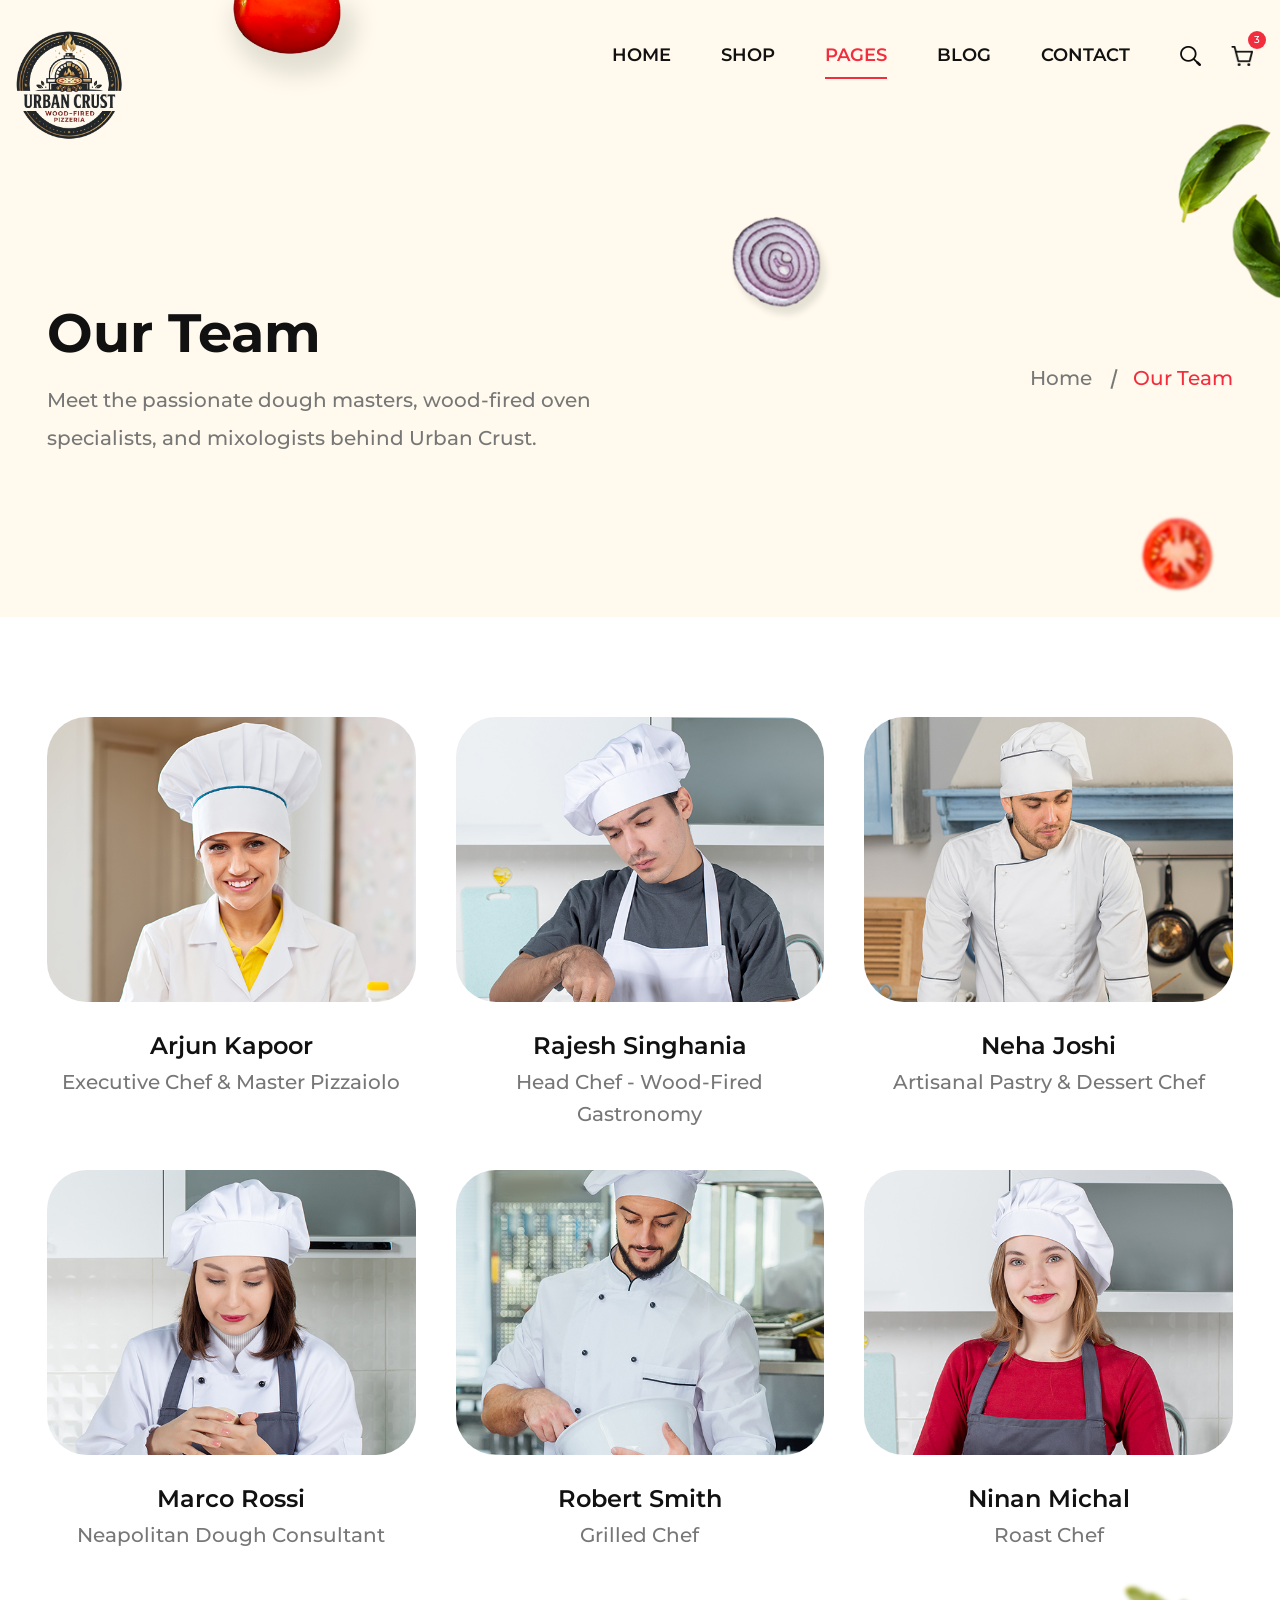
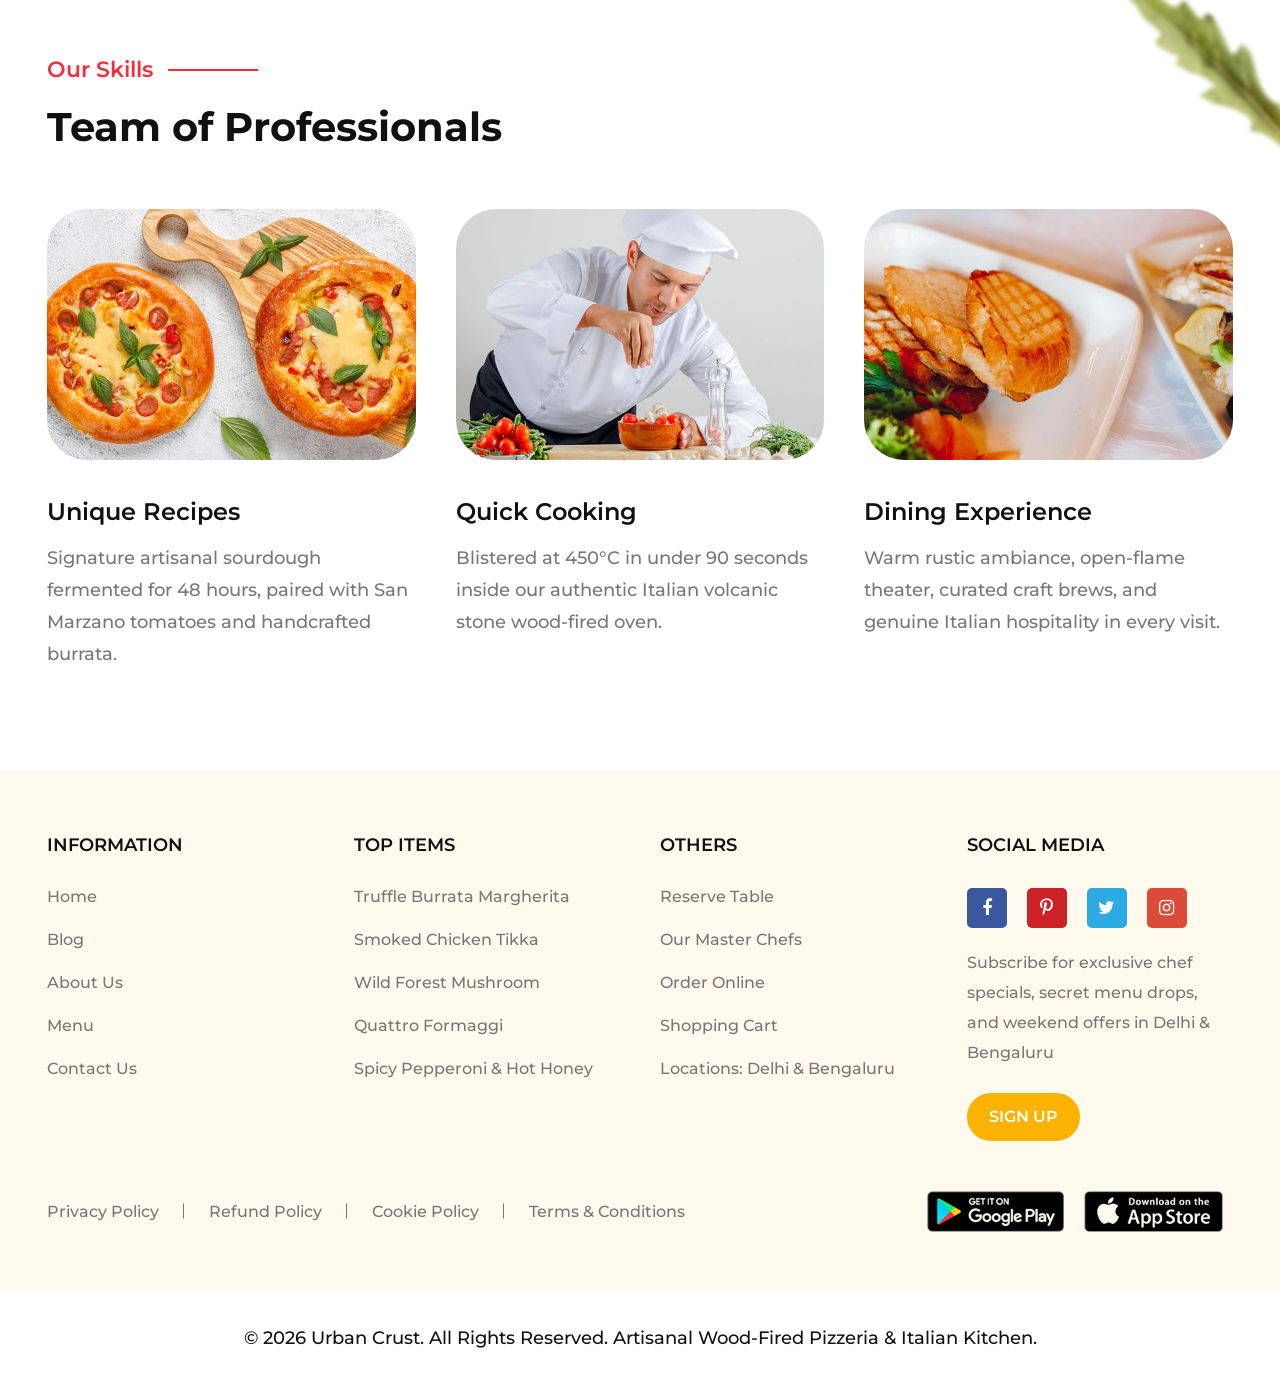
<file: our-team.html>
<!DOCTYPE html>
<html lang="en">

<head>
	<!-- Basic Page Needs -->
	<title>Our Master Chefs & Culinary Team | Urban Crust</title>
	<meta charset="utf-8">
    <meta name="viewport" content="width=device-width, initial-scale=1.0">
    <meta name="description" content="Meet the passionate culinary artisans, pizzaiolos, and executive chefs behind Urban Crust's authentic wood-fired pizzas and craft recipes.">
    <meta name="theme-color" content="#d93b1e">
    <meta property="og:title" content="Our Master Chefs & Culinary Team | Urban Crust">
    <meta property="og:description" content="Meet the passionate culinary artisans, pizzaiolos, and executive chefs behind Urban Crust's authentic wood-fired pizzas and craft recipes.">
    <meta property="og:type" content="website">
    <meta property="og:image" content="images/banner-img-1.png">


    <!-- CSS -->
    <link type="image/x-icon" href="images/favicon.png" rel="icon">
    <link rel="stylesheet" type="text/css" href="css/font-awesome.min.css">
    <link rel="stylesheet" type="text/css" href="css/bootstrap.min.css">
	<link rel="stylesheet" type="text/css" href="css/style.css">
</head>
<body>

	<!-- Preloader Start -->
	<div id="preloader" class="preloader">
		<div class="preloader-box">
			<img src="images/preloader.svg" alt="preloader">
		</div>
	</div>
	<!-- Preloader End -->

	<!-- Header Start -->
	<header>
		<div class="header-vacter">
			<img src="images/header-img.png" alt="Vacter Image">
		</div>
		<div class="container-big">
			<div class="header-inner">
				<div class="row align-items-center">
					<div class="col-xl-3 col-lg-3 col-md-3 col-5">
						<div class="header-logo">
							<a href="index.html"><img src="images/logo.png" alt="Urban Crust Logo"></a>
						</div>
					</div>
					<div class="col-xl-9 col-lg-9 col-md-9 col-7">
						<div class="main-menu">
							<div class="menu-toggle">
		                        <span></span>
		                    </div>
							<div class="menu">
								<div class="sidemenu-header">
									<div class="sidemenu-logo">
										<img src="images/logo.png" alt="Urban Crust Logo">
									</div>
									<div class="sidemenu-close">
										<span></span>
									</div>
								</div>
								<ul>
									<li><a href="index.html">Home</a></li>
									<li>
										<span class="opener"></span>
										<a href="javascript:void(0)">Shop</a>
										<ul class="dropdown-content">
											<li><a href="shop-list.html">Shop List</a></li>
											<li><a href="shop-detail.html">Shop Detail</a></li>
											<li><a href="cart.html">Cart</a></li>
											<li><a href="checkout.html">Checkout</a></li>
										</ul>
									</li>
									<li class="active">
										<span class="opener"></span>
										<a href="javascript:void(0)">Pages</a>
										<ul class="dropdown-content">
											<li><a href="about.html">About Us</a></li>
											<li><a href="our-menu.html">Our Menu</a></li>
											<li class="active"><a href="our-team.html">Our Team</a></li>
											<li><a href="book-now.html">Book Now</a></li>
											<li><a href="404.html">404 Page</a></li>
										</ul>
									</li>
									<li>
										<span class="opener"></span>
										<a href="javascript:void(0)">Blog</a>
										<ul class="dropdown-content">
											<li><a href="blog-right.html">Blog Right</a></li>
											<li><a href="blog-left.html">Blog Left</a></li>
											<li><a href="blog-detail.html">Blog Detail</a></li>
										</ul>
									</li>
									<li><a href="contact-us.html">Contact</a></li>
								</ul>
							</div>
							<div class="icon-menu">
								<ul>
									<li class="search">
										<a href="javascript:void(0)">
											<img src="images/search-icon.png" class="normal-icon" alt="Search Icon">
											<img src="images/search-icon-2.png" class="hover-icon" alt="Search Icon">
										</a>
									</li>
									<li class="cart-slide position-r">
										<a href="javascript:void(0)">
											<img src="images/cart-icon.png" class="normal-icon" alt="Cart Icon">
											<img src="images/cart-icon-2.png" class="hover-icon" alt="Cart Icon">
											<span class="cart-count">0</span>
										</a>
									</li>
								</ul>
							</div>
						</div>
					</div>
				</div>
			</div>
		</div>
	</header>
	<!-- Header End -->


	<!-- Start Of Main Div -->
	<main>

		<!-- Start Of Sub Banner -->
		<section class="sub-banner bg-yellow overflow-h position-r">
			<div class="container">
				<div class="row align-items-center">
					<div class="col-xl-6 col-lg-6 col-md-12">
						<div class="sub-banner-content wow fadeInLeft">
							<h1 class="sub-banner-title">Our Team</h1>
							<p>Meet the passionate dough masters, wood-fired oven specialists, and mixologists behind Urban Crust.</p>
						</div>
					</div>

					<div class="col-xl-6 col-lg-6 col-md-12">
						<div class="bread-crumb wow fadeInRight">
							<ul>
								<li><a href="index.html">Home</a></li>
								<li>Our Team</li>
							</ul>
						</div>
					</div>
				</div>
			</div>

			<div class="black-jamun wow fadeInLeft animation-delay-5">
				<img src="images/black-jamun.png" alt="black-jamun">
			</div>

			<div class="onion-img wow fadeInUp animation-delay-6">
				<img src="images/onion.png" alt="onion">
			</div>

			<div class="tamato-img wow fadeInUp animation-delay-7">
				<img src="images/tamato.png" alt="tamato">
			</div>

			<div class="leaf-img wow fadeInRight animation-delay-8">
				<img src="images/banner-leaf.png" alt="banner-leaf">
			</div>
		</section>
		<!-- End Of Sub Banner -->


		<!-- Start Of Our Team -->
		<section class="our-team pt-150 pb-100 overflow-h">
			<div class="container">
				<div class="row">
					<div class="col-xl-4 col-lg-4 col-md-6">
						<div class="team-box wow fadeInUp">
							<div class="team-img position-r">
								<a href="#"><img src="images/team-1.jpg" alt="team-1"></a>
								<div class="team-social">
									<ul>
										<li><a href="#" class="facebook"><i class="fa fa-facebook" aria-hidden="true"></i></a></li>
										<li><a href="#" class="twitter"><i class="fa fa-twitter" aria-hidden="true"></i></a></li>
										<li><a href="#" class="instagram"><i class="fa fa-instagram" aria-hidden="true"></i></a></li>
									</ul>
								</div>
							</div>
							<div class="team-content">
								<h4><a href="#">Arjun Kapoor</a></h4>
								<span class="team-des">Executive Chef & Master Pizzaiolo</span>
							</div>
						</div>
					</div>

					<div class="col-xl-4 col-lg-4 col-md-6">
						<div class="team-box wow fadeInUp">
							<div class="team-img position-r">
								<a href="#"><img src="images/team-2.jpg" alt="team-2"></a>
								<div class="team-social">
									<ul>
										<li><a href="#" class="facebook"><i class="fa fa-facebook" aria-hidden="true"></i></a></li>
										<li><a href="#" class="twitter"><i class="fa fa-twitter" aria-hidden="true"></i></a></li>
										<li><a href="#" class="instagram"><i class="fa fa-instagram" aria-hidden="true"></i></a></li>
									</ul>
								</div>
							</div>
							<div class="team-content">
								<h4><a href="#">Rajesh Singhania</a></h4>
								<span class="team-des">Head Chef - Wood-Fired Gastronomy</span>
							</div>
						</div>
					</div>

					<div class="col-xl-4 col-lg-4 col-md-6">
						<div class="team-box wow fadeInUp">
							<div class="team-img position-r">
								<a href="#"><img src="images/team-3.jpg" alt="team-3"></a>
								<div class="team-social">
									<ul>
										<li><a href="#" class="facebook"><i class="fa fa-facebook" aria-hidden="true"></i></a></li>
										<li><a href="#" class="twitter"><i class="fa fa-twitter" aria-hidden="true"></i></a></li>
										<li><a href="#" class="instagram"><i class="fa fa-instagram" aria-hidden="true"></i></a></li>
									</ul>
								</div>
							</div>
							<div class="team-content">
								<h4><a href="#">Neha Joshi</a></h4>
								<span class="team-des">Artisanal Pastry & Dessert Chef</span>
							</div>
						</div>
					</div>

					<div class="col-xl-4 col-lg-4 col-md-6">
						<div class="team-box wow fadeInUp">
							<div class="team-img position-r">
								<a href="#"><img src="images/team-4.jpg" alt="team-4"></a>
								<div class="team-social">
									<ul>
										<li><a href="#" class="facebook"><i class="fa fa-facebook" aria-hidden="true"></i></a></li>
										<li><a href="#" class="twitter"><i class="fa fa-twitter" aria-hidden="true"></i></a></li>
										<li><a href="#" class="instagram"><i class="fa fa-instagram" aria-hidden="true"></i></a></li>
									</ul>
								</div>
							</div>
							<div class="team-content">
								<h4><a href="#">Marco Rossi</a></h4>
								<span class="team-des">Neapolitan Dough Consultant</span>
							</div>
						</div>
					</div>

					<div class="col-xl-4 col-lg-4 col-md-6">
						<div class="team-box wow fadeInUp">
							<div class="team-img position-r">
								<a href="#"><img src="images/team-5.jpg" alt="team-5"></a>
								<div class="team-social">
									<ul>
										<li><a href="#" class="facebook"><i class="fa fa-facebook" aria-hidden="true"></i></a></li>
										<li><a href="#" class="twitter"><i class="fa fa-twitter" aria-hidden="true"></i></a></li>
										<li><a href="#" class="instagram"><i class="fa fa-instagram" aria-hidden="true"></i></a></li>
									</ul>
								</div>
							</div>
							<div class="team-content">
								<h4><a href="#">Robert Smith</a></h4>
								<span class="team-des">Grilled Chef</span>
							</div>
						</div>
					</div>

					<div class="col-xl-4 col-lg-4 col-md-6">
						<div class="team-box wow fadeInUp">
							<div class="team-img position-r">
								<a href="#"><img src="images/team-6.jpg" alt="team-6"></a>
								<div class="team-social">
									<ul>
										<li><a href="#" class="facebook"><i class="fa fa-facebook" aria-hidden="true"></i></a></li>
										<li><a href="#" class="twitter"><i class="fa fa-twitter" aria-hidden="true"></i></a></li>
										<li><a href="#" class="instagram"><i class="fa fa-instagram" aria-hidden="true"></i></a></li>
									</ul>
								</div>
							</div>
							<div class="team-content">
								<h4><a href="#">Ninan Michal</a></h4>
								<span class="team-des">Roast Chef</span>
							</div>
						</div>
					</div>
				</div>
			</div>
		</section>
		<!-- End Of Our Team -->


		<!-- Start Of Team Professional -->
		<section class="our-skill pb-100 overflow-h position-r">
			<div class="container">
				<div class="section-heading wow fadeInLeft">
					<h5 class="sub-title">Our Skills</h5>
					<h2>Team of Professionals</h2>
				</div>
				<div class="row">
					<div class="col-xl-4 col-lg-4 col-md-6">
						<div class="skill-box wow fadeInUp">
							<div class="skill-img">
								<img src="images/skill-img-1.jpg" alt="skill-img-1">
							</div>
							<div class="skill-content">
								<h4 class="mb-15">Unique Recipes</h4>
								<p>Signature artisanal sourdough fermented for 48 hours, paired with San Marzano tomatoes and handcrafted burrata.</p>
							</div>
						</div>
					</div>

					<div class="col-xl-4 col-lg-4 col-md-6">
						<div class="skill-box wow fadeInUp">
							<div class="skill-img">
								<img src="images/skill-img-2.jpg" alt="skill-img-2">
							</div>
							<div class="skill-content">
								<h4 class="mb-15">Quick Cooking</h4>
								<p>Blistered at 450°C in under 90 seconds inside our authentic Italian volcanic stone wood-fired oven.</p>
							</div>
						</div>
					</div>

					<div class="col-xl-4 col-lg-4 col-md-6">
						<div class="skill-box wow fadeInUp">
							<div class="skill-img">
								<img src="images/skill-img-3.jpg" alt="skill-img-3">
							</div>
							<div class="skill-content">
								<h4 class="mb-15">Dining Experience</h4>
								<p>Warm rustic ambiance, open-flame theater, curated craft brews, and genuine Italian hospitality in every visit.</p>
							</div>
						</div>
					</div>
				</div>
			</div>

			<div class="book-leaf-big wow fadeInRight animation-delay-5">
				<img src="images/book-leaf.png" alt="Leaf">
			</div>
		</section>
		<!-- End Of Team Professional -->

	</main>
	<!-- End Of Main Div -->


	<!-- Start Of Footer -->
	<footer>
		<div class="footer ptb-100 bg-yellow position-r overflow-h">
			<div class="footer-pattern-1 wow fadeInLeft animation-delay-5">
				<img src="images/logo.png" alt="Urban Crust Logo">
			</div>
			<div class="footer-pattern-2 wow fadeInRight animation-delay-5">
				<img src="images/footer-pattern.png" alt="footer-pattern">
			</div>
			<div class="container">
				<div class="row">
					<div class="col-xl-3 col-lg-6 col-md-6 footer-box wow fadeInUp">
						<h6 class="footer-title text-uppercase">Information</h6>
						<ul class="footer-menu">
							<li><a href="index.html">Home</a></li>
							<li><a href="blog-left.html">Blog</a></li>
							<li><a href="about.html">About Us</a></li>
							<li><a href="our-menu.html">Menu</a></li>
							<li><a href="contact-us.html">Contact Us</a></li>
						</ul>
					</div>
					<div class="col-xl-3 col-lg-6 col-md-6 footer-box wow fadeInUp">
						<h6 class="footer-title text-uppercase">Top Items</h6>
						<ul class="footer-menu">
							<li><a href="shop-list.html">Truffle Burrata Margherita</a></li>
							<li><a href="shop-list.html">Smoked Chicken Tikka</a></li>
							<li><a href="shop-list.html">Wild Forest Mushroom</a></li>
							<li><a href="shop-list.html">Quattro Formaggi</a></li>
							<li><a href="shop-list.html">Spicy Pepperoni & Hot Honey</a></li>
						</ul>
					</div>
					<div class="col-xl-3 col-lg-6 col-md-6 footer-box wow fadeInUp">
						<h6 class="footer-title text-uppercase">Others</h6>
						<ul class="footer-menu">
							<li><a href="book-now.html">Reserve Table</a></li>
							<li><a href="our-team.html">Our Master Chefs</a></li>
							<li><a href="shop-list.html">Order Online</a></li>
							<li><a href="cart.html">Shopping Cart</a></li>
							<li><a href="contact-us.html">Locations: Delhi & Bengaluru</a></li>
						</ul>
					</div>
					<div class="col-xl-3 col-lg-6 col-md-6 footer-box wow fadeInUp">
						<h6 class="footer-title text-uppercase">Social Media</h6>
						<ul class="footer-social">
							<li><a href="#" class="facebook"><i class="fa fa-facebook" aria-hidden="true"></i></a></li>
							<li><a href="#" class="pinterest"><i class="fa fa-pinterest-p" aria-hidden="true"></i></a></li>
							<li><a href="#" class="twitter"><i class="fa fa-twitter" aria-hidden="true"></i></a></li>
							<li><a href="#" class="instagram"><i class="fa fa-instagram" aria-hidden="true"></i></a></li>
						</ul>
						<div class="footer-offers-text">
							<p>Subscribe for exclusive chef specials, secret menu drops, and weekend offers in Delhi & Bengaluru</p>
						</div>
						<div class="footer-sign-up">
							<a href="#" class="btn-ct btn-small">Sign Up</a>
						</div>
					</div>
					<div class="col-xl-12 col-lg-12 col-md-12 terms-menu">
						<div class="row align-items-center">
							<div class="col-xl-8 col-lg-9 col-md-12 wow fadeInLeft">
								<ul class="policy-menu">
									<li><a href="#">Privacy Policy</a></li>
									<li><a href="#">Refund Policy</a></li>
									<li><a href="#">Cookie Policy</a></li>
									<li><a href="#">Terms & Conditions</a></li>
								</ul>
							</div>
							<div class="col-xl-4 col-lg-3 col-md-12 wow fadeInRight">
								<ul class="app-list">
									<li><a href="#"><img src="images/google-play.png" alt="Google Play"></a></li>
									<li><a href="#"><img src="images/app-stor.png" alt="App Store"></a></li>
								</ul>
							</div>
						</div>
					</div>
				</div>
			</div>
		</div>
		<div class="copyright">
			<div class="container">
				<div class="text-center">
					<p>&#169; 2026 Urban Crust. All Rights Reserved. Artisanal Wood-Fired Pizzeria & Italian Kitchen.</p>
				</div>
			</div>
		</div>
	</footer>
	<!-- End Of Footer -->


	<!-- Start Of Search Popup -->
	<div class="search-popup">
		<div class="search-overlay"></div>
		<div class="search-form">
			<button class="close"></button>
			<form>
				<input type="text" name="search" placeholder="What are you looking for?" class="search-input">
				<button type="submit"><img src="images/search-icon-white.png" alt="Search Icon"></button>
			</form>
		</div>
	</div>
	<!-- End Of Search Popup -->
	

	<!-- Start Of Cart Drawer -->
	<div class="cart-drawer">
		<div class="bg-overlay"></div>
		<div class="drawer-content">
			<div class="w-100">
				<div class="cart-header">
					<h6 class="title text-uppercase">SHOPPING CART</h6>
					<button class="close"></button>
				</div>
				<div class="cart-list">
					<div class="cart-list-inner">
						<div class="cart-item">
							<div class="item-image">
								<a href="shop-detail.html"><img src="images/pizza-1.png" alt="Item Image"></a>
							</div>
							<div class="item-detl">
								<div class="item-name">
									<a href="shop-detail.html">Truffle Burrata Margherita</a>
									<a class="item-remove" href="#"><img src="images/delete.png" alt="delete"></a>
								</div>
								<div class="item-price">
									<span>₹449</span>
								</div>
								<div class="quantity-editer">
									<div class="quantity">
									  	<button type="button" class="sub minus">-</button>
									  	<input class="count" name="quantity" type="number" value="1" min="1" max="10">
									  	<button type="button" class="add plus">+</button>
									</div>
								</div>
							</div>
						</div>
						<div class="cart-item">
							<div class="item-image">
								<a href="shop-detail.html"><img src="images/pizza-2.png" alt="Item Image"></a>
							</div>
							<div class="item-detl">
								<div class="item-name">
									<a href="shop-detail.html">Smoked Chicken Tikka</a>
									<a class="item-remove" href="#"><img src="images/delete.png" alt="delete"></a>
								</div>
								<div class="item-price">
									<span>₹499</span>
								</div>
								<div class="quantity-editer">
									<div class="quantity">
									  	<button type="button" class="sub minus">-</button>
									  	<input class="count" name="quantity" type="number" value="1" min="1" max="10">
									  	<button type="button" class="add plus">+</button>
									</div>
								</div>
							</div>
						</div>
						<div class="cart-item">
							<div class="item-image">
								<a href="shop-detail.html"><img src="images/pizza-3.png" alt="Item Image"></a>
							</div>
							<div class="item-detl">
								<div class="item-name">
									<a class="item-title" href="shop-detail.html">Wild Forest Mushroom & Truffle</a>
									<a class="item-remove" href="#"><img src="images/delete.png" alt="delete"></a>
								</div>
								<div class="item-price">
									<span>₹479</span>
								</div>
								<div class="quantity-editer">
									<div class="quantity">
									  	<button type="button" class="sub minus">-</button>
									  	<input class="count" name="quantity" type="number" value="1" min="1" max="10">
									  	<button type="button" class="add plus">+</button>
									</div>
								</div>
							</div>
						</div>
					</div>
				</div>
			</div>
			<div class="cart-footer">
				<div class="sub-total">
					<strong>Subtotal:</strong> <span class="sprice">₹1,427</span>
				</div>
				<div class="cart-footer-des">
					<p>Taxes and shipping calculated at checkout</p>
				</div>
				<div class="cart-button">
					<ul>
						<li><a href="cart.html" class="btn-ct btn-small">View Cart</a></li>
						<li><a href="checkout.html" class="btn-ct btn-small subtotal">Checkout</a></li>
					</ul>
				</div>
			</div>
		</div>
	</div>
	<!-- End Of Cart Drawer -->


	<!-- Start Of Js -->
	<script src="js/jquery-3.4.1.min.js"></script>
	<script src="js/bootstrap.min.js"></script>
	<script src="js/animation.js"></script>
	<script src="js/urban-crust.js"></script>
</body>

</html>
</file>
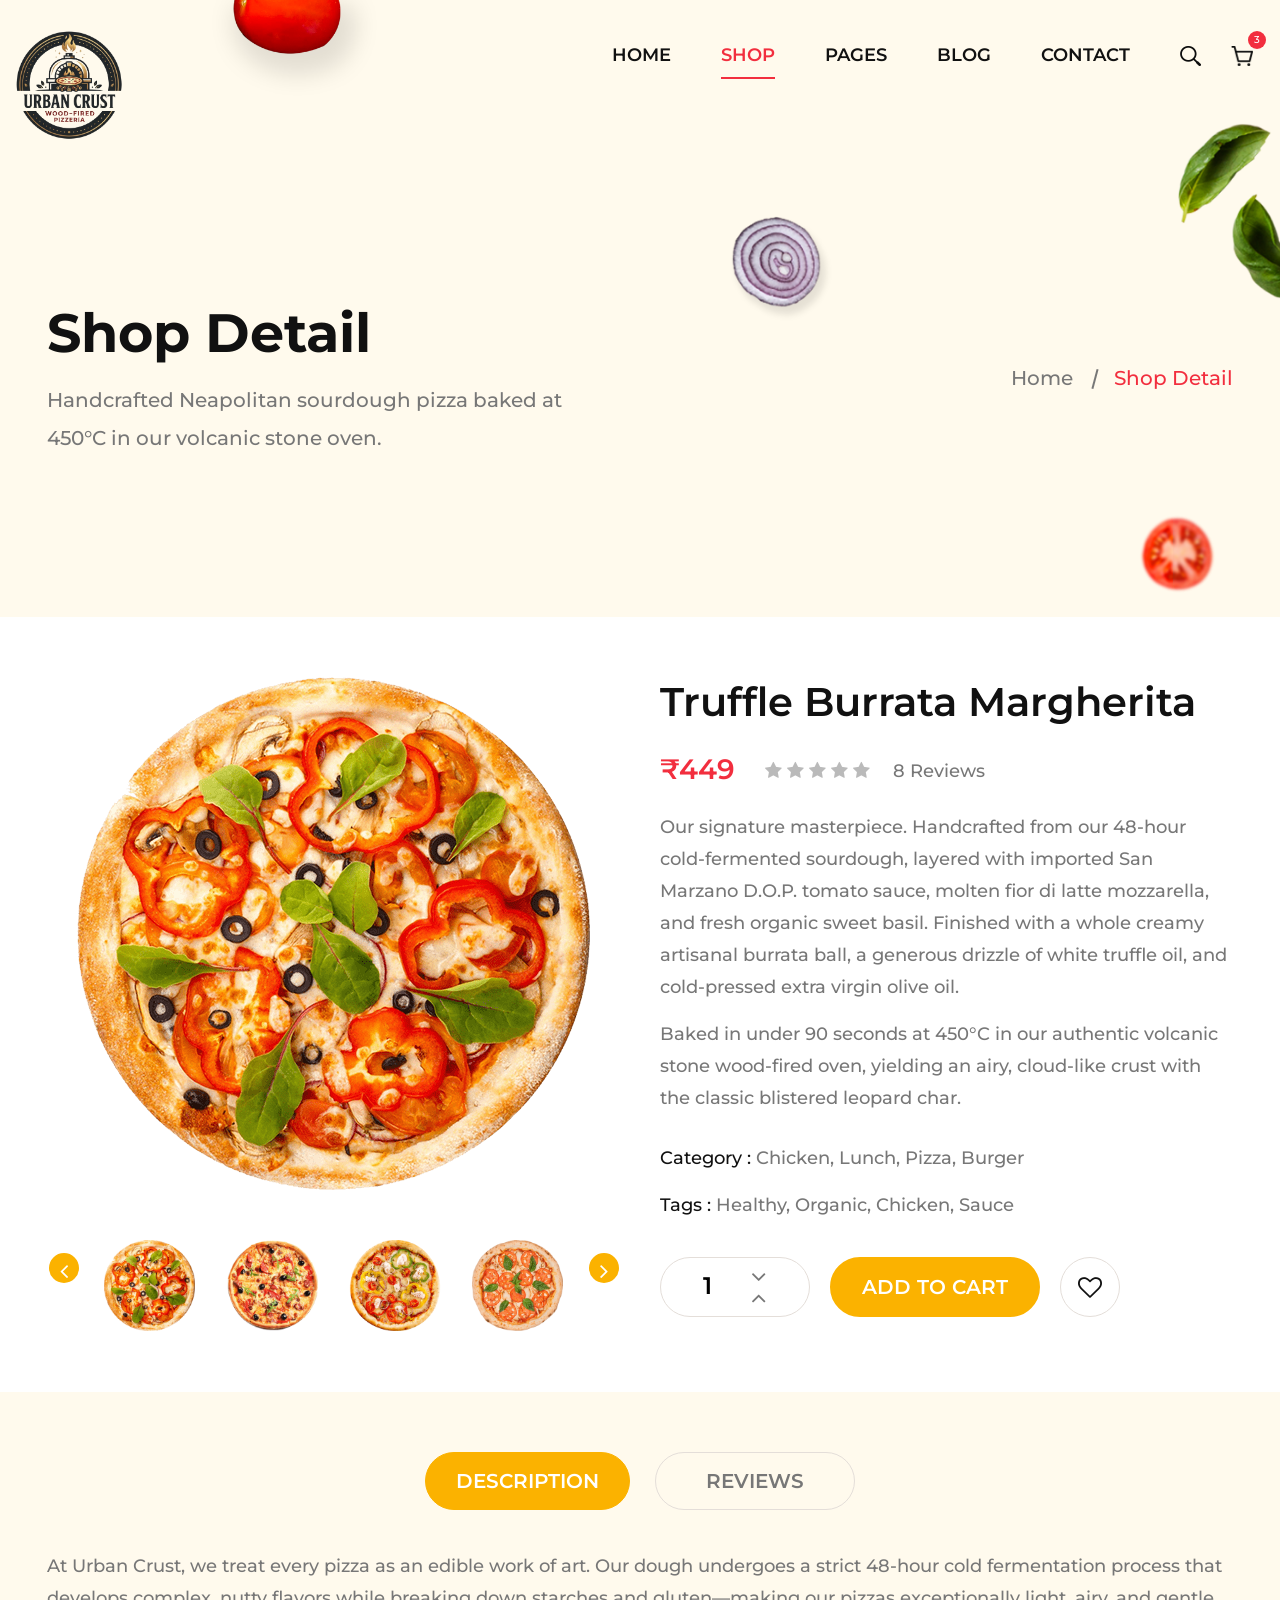
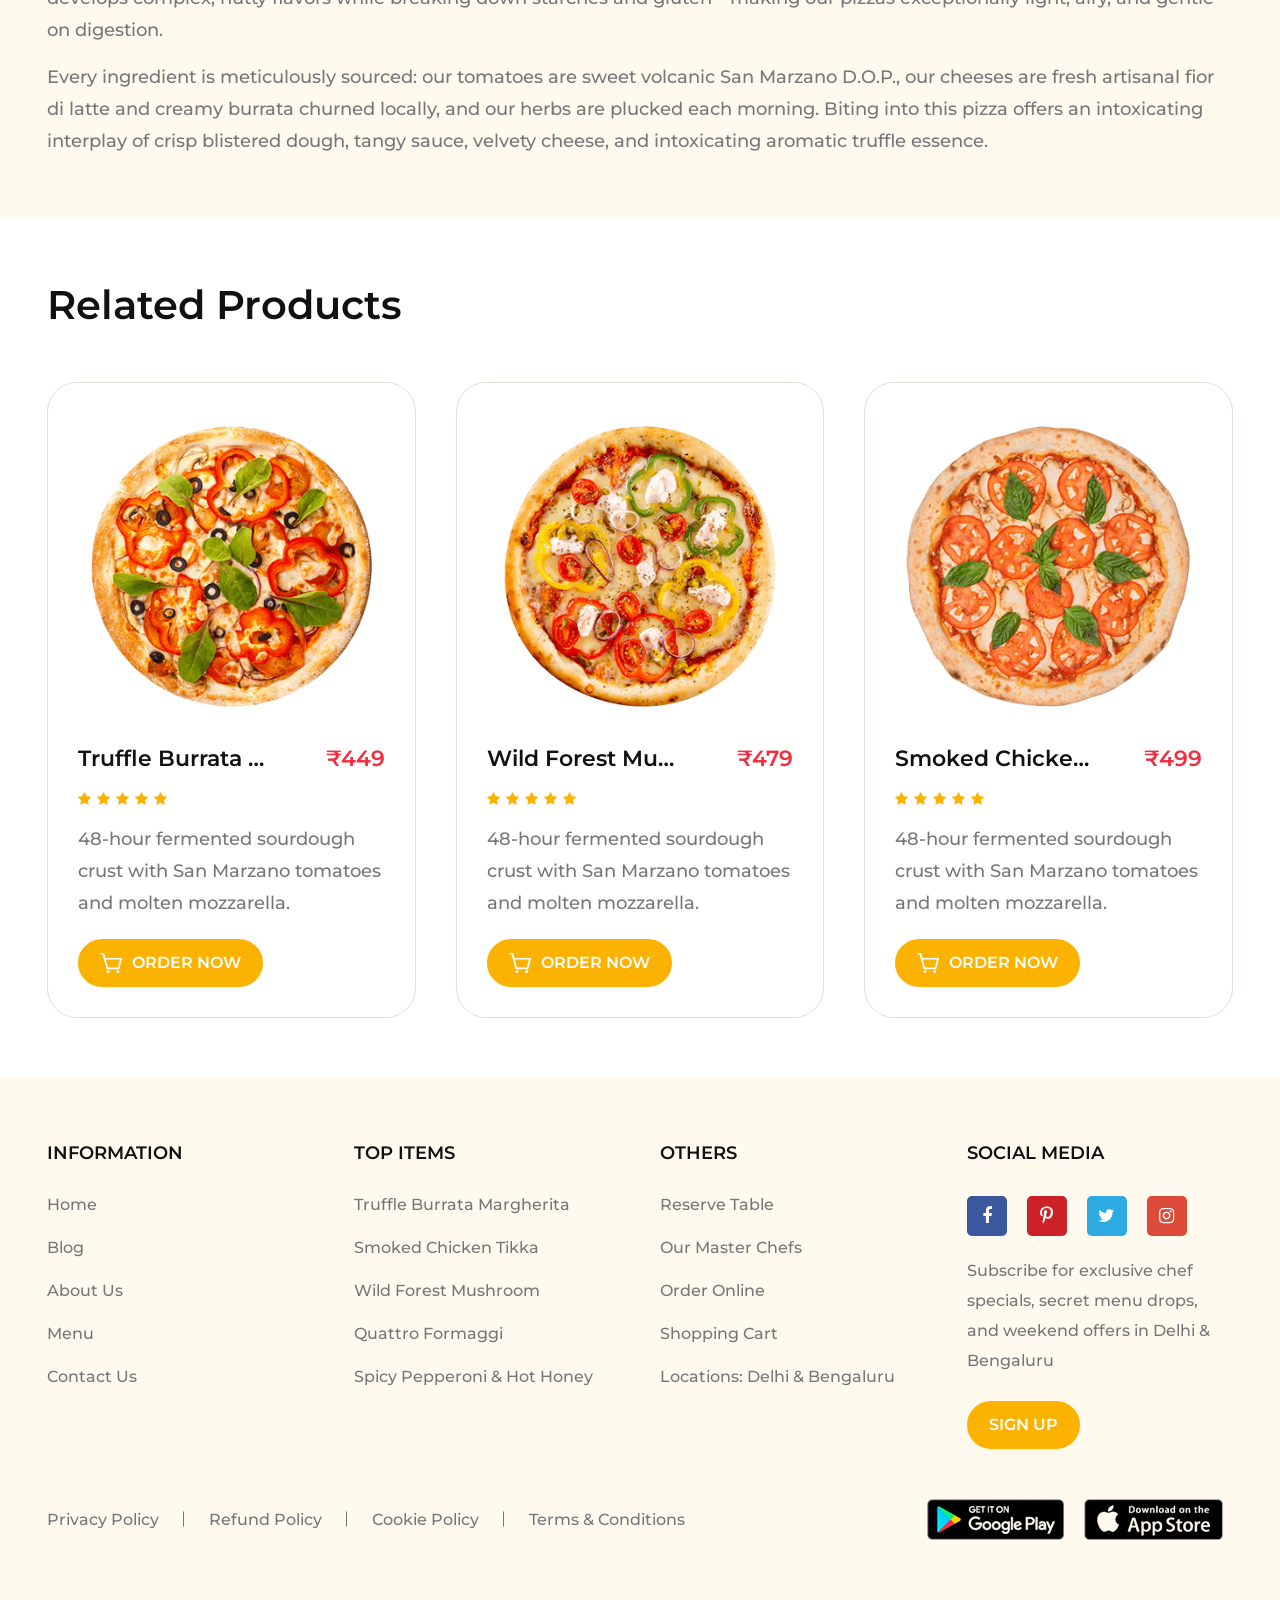
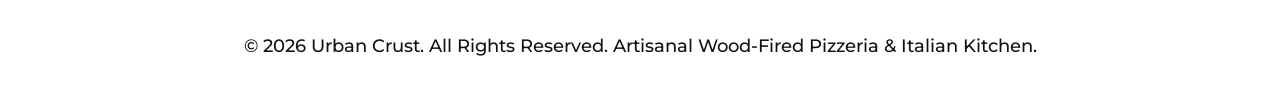
<file: shop-detail.html>
<!DOCTYPE html>
<html lang="zxx">

<head>
	<!-- Basic Page Needs -->
	<title>Truffle Burrata Margherita | Urban Crust Signature Pizza</title>
	<meta charset="utf-8">
    <meta name="viewport" content="width=device-width, initial-scale=1.0">
    <meta name="description" content="Handcrafted 48-hour cold-fermented sourdough pizza with San Marzano D.O.P. sauce, fior di latte mozzarella, artisanal burrata, and white truffle oil.">
    <meta name="theme-color" content="#d93b1e">
    <meta property="og:title" content="Truffle Burrata Margherita | Urban Crust Signature Pizza">
    <meta property="og:description" content="Handcrafted 48-hour cold-fermented sourdough pizza with San Marzano D.O.P. sauce, fior di latte mozzarella, artisanal burrata, and white truffle oil.">
    <meta property="og:type" content="website">
    <meta property="og:image" content="images/banner-img-1.png">


    <!-- CSS -->
    <link type="image/x-icon" href="images/favicon.png" rel="icon">
    <link rel="stylesheet" type="text/css" href="css/font-awesome.min.css">
    <link rel="stylesheet" type="text/css" href="css/bootstrap.min.css">
    <link rel="stylesheet" type="text/css" href="css/glass-case.css">
    <link rel="stylesheet" type="text/css" href="css/magnific-popup.css">
	<link rel="stylesheet" type="text/css" href="css/style.css">
</head>
<body>

	<!-- Preloader Start -->
	<div id="preloader" class="preloader">
		<div class="preloader-box">
			<img src="images/preloader.svg" alt="preloader">
		</div>
	</div>
	<!-- Preloader End -->

	<!-- Header Start -->
	<header>
		<div class="header-vacter">
			<img src="images/header-img.png" alt="Vacter Image">
		</div>
		<div class="container-big">
			<div class="header-inner">
				<div class="row align-items-center">
					<div class="col-xl-3 col-lg-3 col-md-3 col-5">
						<div class="header-logo">
							<a href="index.html"><img src="images/logo.png" alt="Urban Crust Logo"></a>
						</div>
					</div>
					<div class="col-xl-9 col-lg-9 col-md-9 col-7">
						<div class="main-menu">
							<div class="menu-toggle">
		                        <span></span>
		                    </div>
							<div class="menu">
								<div class="sidemenu-header">
									<div class="sidemenu-logo">
										<img src="images/logo.png" alt="Urban Crust Logo">
									</div>
									<div class="sidemenu-close">
										<span></span>
									</div>
								</div>
								<ul>
									<li><a href="index.html">Home</a></li>
									<li class="active">
										<span class="opener"></span>
										<a href="javascript:void(0)">Shop</a>
										<ul class="dropdown-content">
											<li><a href="shop-list.html">Shop List</a></li>
											<li class="active"><a href="shop-detail.html">Shop Detail</a></li>
											<li><a href="cart.html">Cart</a></li>
											<li><a href="checkout.html">Checkout</a></li>
										</ul>
									</li>
									<li>
										<span class="opener"></span>
										<a href="javascript:void(0)">Pages</a>
										<ul class="dropdown-content">
											<li><a href="about.html">About Us</a></li>
											<li><a href="our-menu.html">Our Menu</a></li>
											<li><a href="our-team.html">Our Team</a></li>
											<li><a href="book-now.html">Book Now</a></li>
											<li><a href="404.html">404 Page</a></li>
										</ul>
									</li>
									<li>
										<span class="opener"></span>
										<a href="javascript:void(0)">Blog</a>
										<ul class="dropdown-content">
											<li><a href="blog-right.html">Blog Right</a></li>
											<li><a href="blog-left.html">Blog Left</a></li>
											<li><a href="blog-detail.html">Blog Detail</a></li>
										</ul>
									</li>
									<li><a href="contact-us.html">Contact</a></li>
								</ul>
							</div>
							<div class="icon-menu">
								<ul>
									<li class="search">
										<a href="javascript:void(0)">
											<img src="images/search-icon.png" class="normal-icon" alt="Search Icon">
											<img src="images/search-icon-2.png" class="hover-icon" alt="Search Icon">
										</a>
									</li>
									<li class="cart-slide position-r">
										<a href="javascript:void(0)">
											<img src="images/cart-icon.png" class="normal-icon" alt="Cart Icon">
											<img src="images/cart-icon-2.png" class="hover-icon" alt="Cart Icon">
											<span class="cart-count">0</span>
										</a>
									</li>
								</ul>
							</div>
						</div>
					</div>
				</div>
			</div>
		</div>
	</header>
	<!-- Header End -->


	<!-- Start Of Main Div -->
	<main>

		<!-- Start Of Sub Banner -->
		<section class="sub-banner bg-yellow overflow-h position-r">
			<div class="container">
				<div class="row align-items-center">
					<div class="col-xl-6 col-lg-6 col-md-12">
						<div class="sub-banner-content wow fadeInLeft">
							<h1 class="sub-banner-title">Shop Detail</h1>
							<p>Handcrafted Neapolitan sourdough pizza baked at 450°C in our volcanic stone oven.</p>
						</div>
					</div>

					<div class="col-xl-6 col-lg-6 col-md-12">
						<div class="bread-crumb wow fadeInRight">
							<ul>
								<li><a href="index.html">Home</a></li>
								<li>Shop Detail</li>
							</ul>
						</div>
					</div>
				</div>
			</div>

			<div class="black-jamun wow fadeInLeft animation-delay-5">
				<img src="images/black-jamun.png" alt="black-jamun">
			</div>

			<div class="onion-img wow fadeInUp animation-delay-6">
				<img src="images/onion.png" alt="onion">
			</div>

			<div class="tamato-img wow fadeInUp animation-delay-7">
				<img src="images/tamato.png" alt="tamato">
			</div>

			<div class="leaf-img wow fadeInRight animation-delay-8">
				<img src="images/banner-leaf.png" alt="banner-leaf">
			</div>
		</section>
		<!-- End Of Sub Banner -->


		<!-- Start Of Shop Detail -->
		<section class="shop-detail ptb-100">
			<div class="container">
				<div class="row">
					<div class="col-xl-6 col-lg-6 col-md-12 md-mb-40">
						<div class="glasscase-main">
				            <ul id="glasscase" class="gc-start">
				                <li><img src="images/pizza-img-1.png" alt="pizza-img-1"></li>
				                <li><img src="images/pizza-img-2.png" alt="pizza-img-2"></li>
				                <li><img src="images/pizza-img-3.png" alt="pizza-img-3"></li>
				                <li><img src="images/pizza-img-4.png" alt="pizza-img-4"></li>
				                <li><img src="images/pizza-img-5.png" alt="pizza-img-5"></li>
				                <li><img src="images/pizza-img-2.png" alt="pizza-img-6"></li>
				            </ul>
				        </div>
					</div>

					<div class="col-xl-6 col-lg-6 col-md-12">
						<div class="product-detail">
							<h2 class="product-title">Truffle Burrata Margherita</h2>
							<div class="product-price">
								<div class="price">
									<span>₹449</span>
								</div>
								<div class="rating-summary-block">
				                    <div class="star-rating">
								      	<input id="star-5" type="radio" name="rating" value="star-5">
								      	<label for="star-5" title="5 stars">
								        	<i class="active fa fa-star" aria-hidden="true"></i>
								      	</label>
								      	<input id="star-4" type="radio" name="rating" value="star-4">
								      	<label for="star-4" title="4 stars">
								        	<i class="active fa fa-star" aria-hidden="true"></i>
								      	</label>
								      	<input id="star-3" type="radio" name="rating" value="star-3">
								      	<label for="star-3" title="3 stars">
								        	<i class="active fa fa-star" aria-hidden="true"></i>
								      	</label>
								      	<input id="star-2" type="radio" name="rating" value="star-2">
								      	<label for="star-2" title="2 stars">
								       		<i class="active fa fa-star" aria-hidden="true"></i>
								      	</label>
								      	<input id="star-1" type="radio" name="rating" value="star-1">
								      	<label for="star-1" title="1 star">
								        	<i class="active fa fa-star" aria-hidden="true"></i>
								      	</label>
								    </div>
								    <a href="#product-review" class="review-link"><span>8 Reviews</span></a>
								</div>
							</div>

							<div class="product-description">
								<p>Our signature masterpiece. Handcrafted from our 48-hour cold-fermented sourdough, layered with imported San Marzano D.O.P. tomato sauce, molten fior di latte mozzarella, and fresh organic sweet basil. Finished with a whole creamy artisanal burrata ball, a generous drizzle of white truffle oil, and cold-pressed extra virgin olive oil.</p>
								<p>Baked in under 90 seconds at 450°C in our authentic volcanic stone wood-fired oven, yielding an airy, cloud-like crust with the classic blistered leopard char.</p>
							</div>

							<div class="product-cat-info">
								<ul>
									<li>
										<span class="product-cat-label">Category :</span>
										<span class="product-cat-des">
											<a href="#">Chicken,</a>
											<a href="#">Lunch,</a>
											<a href="#">Pizza,</a>
											<a href="#">Burger</a>
										</span>
									</li>
									<li>
										<span class="product-cat-label">Tags :</span>
										<span class="product-cat-des">
											<a href="javascript:void(0)">Healthy,</a>
											<a href="javascript:void(0)">Organic,</a>
											<a href="javascript:void(0)">Chicken,</a>
											<a href="javascript:void(0)">Sauce</a>
										</span>
									</li>
								</ul>
							</div>

							<div class="add-cart-box">
								<div class="number">
									<input type="text" value="1">
									<span class="plus" title="Increase quantity"><i class="fa fa-angle-up" aria-hidden="true"></i></span>
									<span class="minus" title="Decrease quantity"><i class="fa fa-angle-down" aria-hidden="true"></i></span>
								</div>
								<div class="cart-button">
									<a href="cart.html" class="btn-ct">Add To Cart</a>
								</div>
								<div class="wish-list">
									<a href="#" class="wish-btn"><i class="fa fa-heart-o" aria-hidden="true"></i></a>
								</div>
							</div>
						</div>
					</div>
				</div>
			</div>
		</section>
		<!-- End Of Shop Detail -->


		<!-- Start Of Product Description -->
		<section class="product-desc-inf ptb-100 bg-yellow" id="product-review">
			<div class="container">
				<div class="row">
					<div class="col-md-12">
						<div class="product-tabing">
							<ul class="tab-link">
                                <li><a href="javascript:void(0)" class="btn-ct active" data-tab="tab-1">Description</a></li>
                                <li><a href="javascript:void(0)" class="btn-ct" data-tab="tab-2">Reviews</a></li>
                            </ul>
						</div>
					</div>
				</div>

				<div class="tab-content product-tab-content">
					<div class="tab-panel active" id="tab-1">
						<div class="product-desc">
							<p>At Urban Crust, we treat every pizza as an edible work of art. Our dough undergoes a strict 48-hour cold fermentation process that develops complex, nutty flavors while breaking down starches and gluten—making our pizzas exceptionally light, airy, and gentle on digestion.</p>
							<p>Every ingredient is meticulously sourced: our tomatoes are sweet volcanic San Marzano D.O.P., our cheeses are fresh artisanal fior di latte and creamy burrata churned locally, and our herbs are plucked each morning. Biting into this pizza offers an intoxicating interplay of crisp blistered dough, tangy sauce, velvety cheese, and intoxicating aromatic truffle essence.</p>
						</div>
					</div>

					<div class="tab-panel" id="tab-2">
						<div class="product-review">
							<h4 class="mb-15">Review</h4>
							<p>There are no reviews yet.</p>
							<strong>Be the first to review “Truffle Burrata Margherita”</strong>
							<p>Your email address will not be published. Required fields are marked *</p>
							<span>Your Rating *</span>
							<div class="star-rating">
						      	<input id="star-10" type="radio" name="rating" value="star-10">
						      	<label for="star-10" title="10 stars">
						        	<i class="active fa fa-star" aria-hidden="true"></i>
						      	</label>
						      	<input id="star-9" type="radio" name="rating" value="star-9">
						      	<label for="star-9" title="9 stars">
						        	<i class="active fa fa-star" aria-hidden="true"></i>
						      	</label>
						      	<input id="star-8" type="radio" name="rating" value="star-8">
						      	<label for="star-8" title="8 stars">
						        	<i class="active fa fa-star" aria-hidden="true"></i>
						      	</label>
						      	<input id="star-7" type="radio" name="rating" value="star-7">
						      	<label for="star-7" title="7 stars">
						       		<i class="active fa fa-star" aria-hidden="true"></i>
						      	</label>
						      	<input id="star-6" type="radio" name="rating" value="star-6">
						      	<label for="star-6" title="6 star">
						        	<i class="active fa fa-star" aria-hidden="true"></i>
						      	</label>
						    </div>
							<form method="post">
								<div class="row">
									<div class="col-xl-6 col-lg-6 col-md-6">
										<div class="form-group">
											<input type="text" name="text" class="form-control" placeholder="Your Name*" required="">
										</div>
									</div>
									<div class="col-xl-6 col-lg-6 col-md-6">
										<div class="form-group">
											<input type="text" name="text" class="form-control" placeholder="Your Email*" required="">
										</div>
									</div>
									<div class="col-xl-12 col-lg-12 col-md-12">
										<div class="form-group">
											<textarea class="form-control" placeholder="Your Message"></textarea>
										</div>
									</div>
									<div class="form-button">
										<button class="btn-ct">Post Comment</button>
									</div>
								</div>
							</form>
						</div>
					</div>
				</div>
			</div>
		</section>
		<!-- End Of Product Description -->


		<!-- Start Of Related Product -->
		<section class="related-product ptb-100"> 
			<div class="container">
				<div class="heading-part">
					<h2 class="related-pro-title">Related Products</h2>
				</div>
				<div class="tab-panel active">
					<div class="row">
						<div class="col-xl-4 col-lg-4 col-md-6">
							<div class="menu-item-box rotate-img">
								<div class="menu-item-img">
									<a href="shop-detail.html"><img src="images/pizza-1.png" alt="pizza-1"></a>
								</div>
								<div class="menu-item-info">
									<div class="menu-item-head">
										<div class="menu-item-title">
											<h5><a href="shop-detail.html">Truffle Burrata Margherita</a></h5>
										</div>
										<div class="menu-item-price">
											<span>₹449</span>
										</div>
									</div>
									<div class="item-rating">
										<ul>
											<li><i class="fa fa-star" aria-hidden="true"></i></li>
											<li><i class="fa fa-star" aria-hidden="true"></i></li>
											<li><i class="fa fa-star" aria-hidden="true"></i></li>
											<li><i class="fa fa-star" aria-hidden="true"></i></li>
											<li><i class="fa fa-star" aria-hidden="true"></i></li>
										</ul>
									</div>
									<div class="menu-item-des">
										<p>48-hour fermented sourdough crust with San Marzano tomatoes and molten mozzarella. </p>
									</div>
									<div class="menu-item-order">
										<a href="shop-detail.html" class="btn-ct btn-small"><img src="images/cart-icon-white.png" alt="Cart Icon"> Order Now</a>
									</div>
								</div>
							</div>
						</div>

						<div class="col-xl-4 col-lg-4 col-md-6">
							<div class="menu-item-box rotate-img">
								<div class="menu-item-img">
									<a href="shop-detail.html"><img src="images/pizza-2.png" alt="pizza-2"></a>
								</div>
								<div class="menu-item-info">
									<div class="menu-item-head">
										<div class="menu-item-title">
											<h5><a href="shop-detail.html">Wild Forest Mushroom & Truffle</a></h5>
										</div>
										<div class="menu-item-price">
											<span>₹479</span>
										</div>
									</div>
									<div class="item-rating">
										<ul>
											<li><i class="fa fa-star" aria-hidden="true"></i></li>
											<li><i class="fa fa-star" aria-hidden="true"></i></li>
											<li><i class="fa fa-star" aria-hidden="true"></i></li>
											<li><i class="fa fa-star" aria-hidden="true"></i></li>
											<li><i class="fa fa-star" aria-hidden="true"></i></li>
										</ul>
									</div>
									<div class="menu-item-des">
										<p>48-hour fermented sourdough crust with San Marzano tomatoes and molten mozzarella. </p>
									</div>
									<div class="menu-item-order">
										<a href="shop-detail.html" class="btn-ct btn-small"><img src="images/cart-icon-white.png" alt="Cart Icon"> Order Now</a>
									</div>
								</div>
							</div>
						</div>
						
						<div class="col-xl-4 col-lg-4 col-md-6">
							<div class="menu-item-box rotate-img">
								<div class="menu-item-img">
									<a href="shop-detail.html"><img src="images/pizza-3.png" alt="pizza-3"></a>
								</div>
								<div class="menu-item-info">
									<div class="menu-item-head">
										<div class="menu-item-title">
											<h5><a href="shop-detail.html">Smoked Chicken Tikka</a></h5>
										</div>
										<div class="menu-item-price">
											<span>₹499</span>
										</div>
									</div>
									<div class="item-rating">
										<ul>
											<li><i class="fa fa-star" aria-hidden="true"></i></li>
											<li><i class="fa fa-star" aria-hidden="true"></i></li>
											<li><i class="fa fa-star" aria-hidden="true"></i></li>
											<li><i class="fa fa-star" aria-hidden="true"></i></li>
											<li><i class="fa fa-star" aria-hidden="true"></i></li>
										</ul>
									</div>
									<div class="menu-item-des">
										<p>48-hour fermented sourdough crust with San Marzano tomatoes and molten mozzarella. </p>
									</div>
									<div class="menu-item-order">
										<a href="shop-detail.html" class="btn-ct btn-small"><img src="images/cart-icon-white.png" alt="Cart Icon"> Order Now</a>
									</div>
								</div>
							</div>
						</div>
					</div>
				</div>
			</div>
		</section>
		<!-- End Of Related Product -->
		
	</main>
	<!-- End Of Main Div -->


	<!-- Start Of Footer -->
	<footer>
		<div class="footer ptb-100 bg-yellow position-r overflow-h">
			<div class="footer-pattern-1 wow fadeInLeft animation-delay-5">
				<img src="images/logo.png" alt="Urban Crust Logo">
			</div>
			<div class="footer-pattern-2 wow fadeInRight animation-delay-5">
				<img src="images/footer-pattern.png" alt="footer-pattern">
			</div>
			<div class="container">
				<div class="row">
					<div class="col-xl-3 col-lg-6 col-md-6 footer-box wow fadeInUp">
						<h6 class="footer-title text-uppercase">Information</h6>
						<ul class="footer-menu">
							<li><a href="index.html">Home</a></li>
							<li><a href="blog-left.html">Blog</a></li>
							<li><a href="about.html">About Us</a></li>
							<li><a href="our-menu.html">Menu</a></li>
							<li><a href="contact-us.html">Contact Us</a></li>
						</ul>
					</div>
					<div class="col-xl-3 col-lg-6 col-md-6 footer-box wow fadeInUp">
						<h6 class="footer-title text-uppercase">Top Items</h6>
						<ul class="footer-menu">
							<li><a href="shop-list.html">Truffle Burrata Margherita</a></li>
							<li><a href="shop-list.html">Smoked Chicken Tikka</a></li>
							<li><a href="shop-list.html">Wild Forest Mushroom</a></li>
							<li><a href="shop-list.html">Quattro Formaggi</a></li>
							<li><a href="shop-list.html">Spicy Pepperoni & Hot Honey</a></li>
						</ul>
					</div>
					<div class="col-xl-3 col-lg-6 col-md-6 footer-box wow fadeInUp">
						<h6 class="footer-title text-uppercase">Others</h6>
						<ul class="footer-menu">
							<li><a href="book-now.html">Reserve Table</a></li>
							<li><a href="our-team.html">Our Master Chefs</a></li>
							<li><a href="shop-list.html">Order Online</a></li>
							<li><a href="cart.html">Shopping Cart</a></li>
							<li><a href="contact-us.html">Locations: Delhi & Bengaluru</a></li>
						</ul>
					</div>
					<div class="col-xl-3 col-lg-6 col-md-6 footer-box wow fadeInUp">
						<h6 class="footer-title text-uppercase">Social Media</h6>
						<ul class="footer-social">
							<li><a href="#" class="facebook"><i class="fa fa-facebook" aria-hidden="true"></i></a></li>
							<li><a href="#" class="pinterest"><i class="fa fa-pinterest-p" aria-hidden="true"></i></a></li>
							<li><a href="#" class="twitter"><i class="fa fa-twitter" aria-hidden="true"></i></a></li>
							<li><a href="#" class="instagram"><i class="fa fa-instagram" aria-hidden="true"></i></a></li>
						</ul>
						<div class="footer-offers-text">
							<p>Subscribe for exclusive chef specials, secret menu drops, and weekend offers in Delhi & Bengaluru</p>
						</div>
						<div class="footer-sign-up">
							<a href="#" class="btn-ct btn-small">Sign Up</a>
						</div>
					</div>
					<div class="col-xl-12 col-lg-12 col-md-12 terms-menu">
						<div class="row align-items-center">
							<div class="col-xl-8 col-lg-9 col-md-12 wow fadeInLeft">
								<ul class="policy-menu">
									<li><a href="#">Privacy Policy</a></li>
									<li><a href="#">Refund Policy</a></li>
									<li><a href="#">Cookie Policy</a></li>
									<li><a href="#">Terms & Conditions</a></li>
								</ul>
							</div>
							<div class="col-xl-4 col-lg-3 col-md-12 wow fadeInRight">
								<ul class="app-list">
									<li><a href="#"><img src="images/google-play.png" alt="Google Play"></a></li>
									<li><a href="#"><img src="images/app-stor.png" alt="App Store"></a></li>
								</ul>
							</div>
						</div>
					</div>
				</div>
			</div>
		</div>
		<div class="copyright">
			<div class="container">
				<div class="text-center">
					<p>&#169; 2026 Urban Crust. All Rights Reserved. Artisanal Wood-Fired Pizzeria & Italian Kitchen.</p>
				</div>
			</div>
		</div>
	</footer>
	<!-- End Of Footer -->


	<!-- Start Of Search Popup -->
	<div class="search-popup">
		<div class="search-overlay"></div>
		<div class="search-form">
			<button class="close"></button>
			<form>
				<input type="text" name="search" placeholder="What are you looking for?" class="search-input">
				<button type="submit"><img src="images/search-icon-white.png" alt="Search Icon"></button>
			</form>
		</div>
	</div>
	<!-- End Of Search Popup -->
	

	<!-- Start Of Cart Drawer -->
	<div class="cart-drawer">
		<div class="bg-overlay"></div>
		<div class="drawer-content">
			<div class="w-100">
				<div class="cart-header">
					<h6 class="title text-uppercase">SHOPPING CART</h6>
					<button class="close"></button>
				</div>
				<div class="cart-list">
					<div class="cart-list-inner">
						<div class="cart-item">
							<div class="item-image">
								<a href="shop-detail.html"><img src="images/pizza-1.png" alt="Item Image"></a>
							</div>
							<div class="item-detl">
								<div class="item-name">
									<a href="shop-detail.html">Truffle Burrata Margherita</a>
									<a class="item-remove" href="#"><img src="images/delete.png" alt="delete"></a>
								</div>
								<div class="item-price">
									<span>₹449</span>
								</div>
								<div class="quantity-editer">
									<div class="quantity">
									  	<button type="button" class="sub minus">-</button>
									  	<input class="count" name="quantity" type="number" value="1" min="1" max="10">
									  	<button type="button" class="add plus">+</button>
									</div>
								</div>
							</div>
						</div>
						<div class="cart-item">
							<div class="item-image">
								<a href="shop-detail.html"><img src="images/pizza-2.png" alt="Item Image"></a>
							</div>
							<div class="item-detl">
								<div class="item-name">
									<a href="shop-detail.html">Smoked Chicken Tikka</a>
									<a class="item-remove" href="#"><img src="images/delete.png" alt="delete"></a>
								</div>
								<div class="item-price">
									<span>₹499</span>
								</div>
								<div class="quantity-editer">
									<div class="quantity">
									  	<button type="button" class="sub minus">-</button>
									  	<input class="count" name="quantity" type="number" value="1" min="1" max="10">
									  	<button type="button" class="add plus">+</button>
									</div>
								</div>
							</div>
						</div>
						<div class="cart-item">
							<div class="item-image">
								<a href="shop-detail.html"><img src="images/pizza-3.png" alt="Item Image"></a>
							</div>
							<div class="item-detl">
								<div class="item-name">
									<a class="item-title" href="shop-detail.html">Wild Forest Mushroom & Truffle</a>
									<a class="item-remove" href="#"><img src="images/delete.png" alt="delete"></a>
								</div>
								<div class="item-price">
									<span>₹479</span>
								</div>
								<div class="quantity-editer">
									<div class="quantity">
									  	<button type="button" class="sub minus">-</button>
									  	<input class="count" name="quantity" type="number" value="1" min="1" max="10">
									  	<button type="button" class="add plus">+</button>
									</div>
								</div>
							</div>
						</div>
					</div>
				</div>
			</div>
			<div class="cart-footer">
				<div class="sub-total">
					<strong>Subtotal:</strong> <span class="sprice">₹1,427</span>
				</div>
				<div class="cart-footer-des">
					<p>Taxes and shipping calculated at checkout</p>
				</div>
				<div class="cart-button">
					<ul>
						<li><a href="cart.html" class="btn-ct btn-small">View Cart</a></li>
						<li><a href="checkout.html" class="btn-ct btn-small subtotal">Checkout</a></li>
					</ul>
				</div>
			</div>
		</div>
	</div>
	<!-- End Of Cart Drawer -->


	<!-- Start Of Js -->
	<script src="js/jquery-3.4.1.min.js"></script>
	<script src="js/bootstrap.min.js"></script>
	<script src="js/animation.js"></script>
	<script src="js/jquery.magnific-popup.min.js"></script>
	<script src="js/modernizr.js"></script>
	<script src="js/urban-crust.js"></script>
	<script>
        $(document).ready( function () {
            //If your <ul> has the id "glasscase"
            $('#glasscase').glassCase({ 
            	'thumbsPosition': 'bottom', 
            	'widthDisplayPerc' : 100,
            	isDownloadEnabled: false,
            });
        });
    </script>
</body>

</html>
</file>
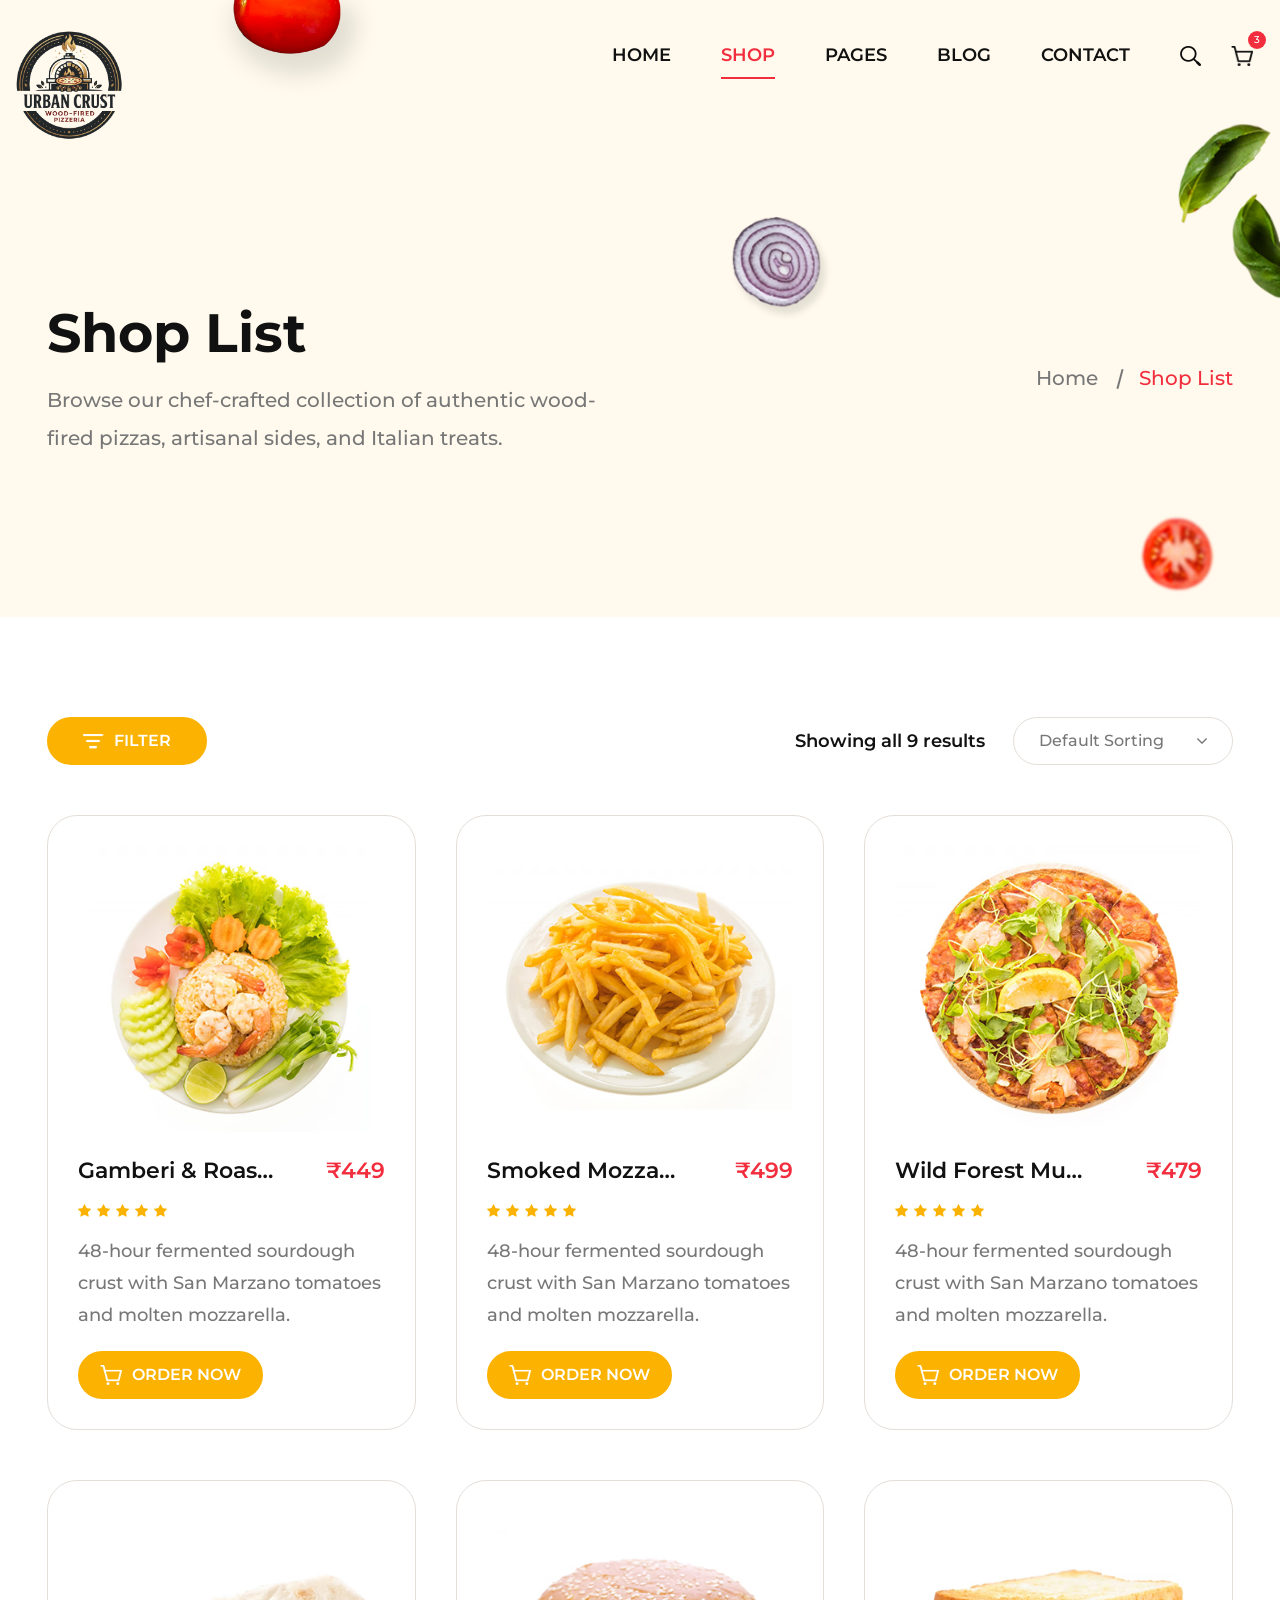
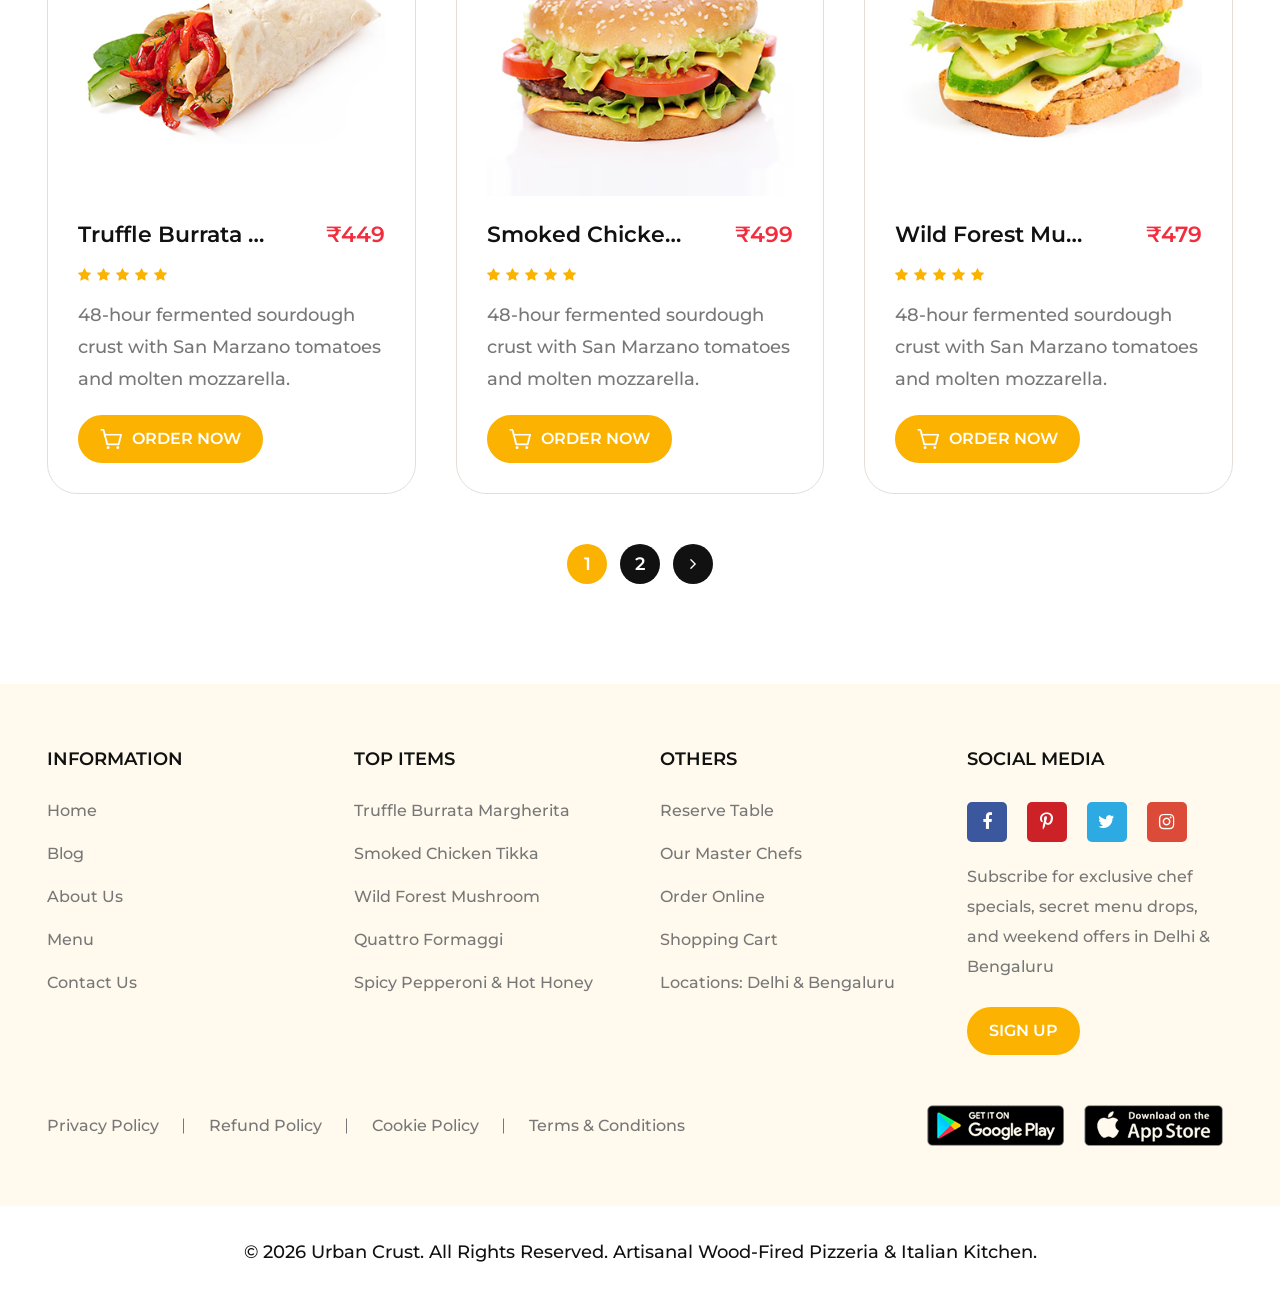
<file: shop-list.html>
<!DOCTYPE html>
<html lang="en">

<head>
	<!-- Basic Page Needs -->
	<title>Online Ordering Menu | Urban Crust Wood-Fired Pizza</title>
	<meta charset="utf-8">
    <meta name="viewport" content="width=device-width, initial-scale=1.0">
    <meta name="description" content="Order fresh wood-fired artisanal pizza, handmade sides, craft beverages, and desserts online for prompt delivery in Delhi NCR & Bengaluru.">
    <meta name="theme-color" content="#d93b1e">
    <meta property="og:title" content="Online Ordering Menu | Urban Crust Wood-Fired Pizza">
    <meta property="og:description" content="Order fresh wood-fired artisanal pizza, handmade sides, craft beverages, and desserts online for prompt delivery in Delhi NCR & Bengaluru.">
    <meta property="og:type" content="website">
    <meta property="og:image" content="images/banner-img-1.png">


    <!-- CSS -->
    <link type="image/x-icon" href="images/favicon.png" rel="icon">
    <link rel="stylesheet" type="text/css" href="css/font-awesome.min.css">
    <link rel="stylesheet" type="text/css" href="css/bootstrap.min.css">
	<link rel="stylesheet" type="text/css" href="css/style.css">
</head>
<body>

	<!-- Preloader Start -->
	<div id="preloader" class="preloader">
		<div class="preloader-box">
			<img src="images/preloader.svg" alt="preloader">
		</div>
	</div>
	<!-- Preloader End -->

	<!-- Header Start -->
	<header>
		<div class="header-vacter">
			<img src="images/header-img.png" alt="Vacter Image">
		</div>
		<div class="container-big">
			<div class="header-inner">
				<div class="row align-items-center">
					<div class="col-xl-3 col-lg-3 col-md-3 col-5">
						<div class="header-logo">
							<a href="index.html"><img src="images/logo.png" alt="Urban Crust Logo"></a>
						</div>
					</div>
					<div class="col-xl-9 col-lg-9 col-md-9 col-7">
						<div class="main-menu">
							<div class="menu-toggle">
		                        <span></span>
		                    </div>
							<div class="menu">
								<div class="sidemenu-header">
									<div class="sidemenu-logo">
										<img src="images/logo.png" alt="Urban Crust Logo">
									</div>
									<div class="sidemenu-close">
										<span></span>
									</div>
								</div>
								<ul>
									<li><a href="index.html">Home</a></li>
									<li class="active">
										<span class="opener"></span>
										<a href="javascript:void(0)">Shop</a>
										<ul class="dropdown-content">
											<li class="active"><a href="shop-list.html">Shop List</a></li>
											<li><a href="shop-detail.html">Shop Detail</a></li>
											<li><a href="cart.html">Cart</a></li>
											<li><a href="checkout.html">Checkout</a></li>
										</ul>
									</li>
									<li>
										<span class="opener"></span>
										<a href="javascript:void(0)">Pages</a>
										<ul class="dropdown-content">
											<li><a href="about.html">About Us</a></li>
											<li><a href="our-menu.html">Our Menu</a></li>
											<li><a href="our-team.html">Our Team</a></li>
											<li><a href="book-now.html">Book Now</a></li>
											<li><a href="404.html">404 Page</a></li>
										</ul>
									</li>
									<li>
										<span class="opener"></span>
										<a href="javascript:void(0)">Blog</a>
										<ul class="dropdown-content">
											<li><a href="blog-right.html">Blog Right</a></li>
											<li><a href="blog-left.html">Blog Left</a></li>
											<li><a href="blog-detail.html">Blog Detail</a></li>
										</ul>
									</li>
									<li><a href="contact-us.html">Contact</a></li>
								</ul>
							</div>
							<div class="icon-menu">
								<ul>
									<li class="search">
										<a href="javascript:void(0)">
											<img src="images/search-icon.png" class="normal-icon" alt="Search Icon">
											<img src="images/search-icon-2.png" class="hover-icon" alt="Search Icon">
										</a>
									</li>
									<li class="cart-slide position-r">
										<a href="javascript:void(0)">
											<img src="images/cart-icon.png" class="normal-icon" alt="Cart Icon">
											<img src="images/cart-icon-2.png" class="hover-icon" alt="Cart Icon">
											<span class="cart-count">0</span>
										</a>
									</li>
								</ul>
							</div>
						</div>
					</div>
				</div>
			</div>
		</div>
	</header>
	<!-- Header End -->


	<!-- Start Of Main Div -->
	<main>

		<!-- Start Of Sub Banner -->
		<section class="sub-banner bg-yellow overflow-h position-r">
			<div class="container">
				<div class="row align-items-center">
					<div class="col-xl-6 col-lg-6 col-md-12">
						<div class="sub-banner-content wow fadeInLeft">
							<h1 class="sub-banner-title">Shop List</h1>
							<p>Browse our chef-crafted collection of authentic wood-fired pizzas, artisanal sides, and Italian treats.</p>
						</div>
					</div>

					<div class="col-xl-6 col-lg-6 col-md-12">
						<div class="bread-crumb wow fadeInRight">
							<ul>
								<li><a href="index.html">Home</a></li>
								<li>Shop List</li>
							</ul>
						</div>
					</div>
				</div>
			</div>

			<div class="black-jamun wow fadeInLeft animation-delay-5">
				<img src="images/black-jamun.png" alt="black-jamun">
			</div>

			<div class="onion-img wow fadeInUp animation-delay-6">
				<img src="images/onion.png" alt="onion">
			</div>

			<div class="tamato-img wow fadeInUp animation-delay-7">
				<img src="images/tamato.png" alt="tamato">
			</div>

			<div class="leaf-img wow fadeInRight animation-delay-8">
				<img src="images/banner-leaf.png" alt="banner-leaf">
			</div>
		</section>
		<!-- End Of Sub Banner -->


		<!-- Start Of Shop List -->
		<section class="shop-list ptb-150 overflow-h">
			<div class="container">
				<div class="shop-filter">
					<div class="row align-items-center">
						<div class="col-xl-4 col-lg-4 col-md-4">
							<div class="filter-btn wow fadeInLeft">
								 <a href="javascript:void(0)" class="btn-ct btn-small"><img src="images/filter.png" alt="Cart Icon"> Filter</a>
							</div>
						</div>
						<div class="col-xl-8 col-lg-8 col-md-8">
							<div class="sorting wow fadeInRight">
								<span class="results">Showing all 9 results</span>
								<div class="fillter-dropdown">
									<select class="form-control">
										<option>Default Sorting</option>
										<option>A - Z</option>
										<option>Z - A</option>
									</select>
								</div>
							</div>
						</div>
					</div>
				</div>

				<div class="tab-panel active">
					<div class="row">
						<div class="col-xl-4 col-lg-4 col-md-6">
							<div class="menu-item-box wow fadeInUp">
								<div class="menu-item-img">
									<a href="shop-detail.html"><img src="images/item-1.jpg" alt="item-1"></a>
								</div>
								<div class="menu-item-info">
									<div class="menu-item-head">
										<div class="menu-item-title">
											<h5><a href="shop-detail.html">Gamberi & Roasted Garlic Confit</a></h5>
										</div>
										<div class="menu-item-price">
											<span>₹449</span>
										</div>
									</div>
									<div class="item-rating">
										<ul>
											<li><i class="fa fa-star" aria-hidden="true"></i></li>
											<li><i class="fa fa-star" aria-hidden="true"></i></li>
											<li><i class="fa fa-star" aria-hidden="true"></i></li>
											<li><i class="fa fa-star" aria-hidden="true"></i></li>
											<li><i class="fa fa-star" aria-hidden="true"></i></li>
										</ul>
									</div>
									<div class="menu-item-des">
										<p>48-hour fermented sourdough crust with San Marzano tomatoes and molten mozzarella. </p>
									</div>
									<div class="menu-item-order">
										<a href="shop-detail.html" class="btn-ct btn-small"><img src="images/cart-icon-white.png" alt="Cart Icon"> Order Now</a>
									</div>
								</div>
							</div>
						</div>

						<div class="col-xl-4 col-lg-4 col-md-6">
							<div class="menu-item-box wow fadeInUp">
								<div class="menu-item-img">
									<a href="shop-detail.html"><img src="images/item-2.jpg" alt="item-2"></a>
								</div>
								<div class="menu-item-info">
									<div class="menu-item-head">
										<div class="menu-item-title">
											<h5><a href="shop-detail.html">Smoked Mozzarella & Spicy Salami</a></h5>
										</div>
										<div class="menu-item-price">
											<span>₹499</span>
										</div>
									</div>
									<div class="item-rating">
										<ul>
											<li><i class="fa fa-star" aria-hidden="true"></i></li>
											<li><i class="fa fa-star" aria-hidden="true"></i></li>
											<li><i class="fa fa-star" aria-hidden="true"></i></li>
											<li><i class="fa fa-star" aria-hidden="true"></i></li>
											<li><i class="fa fa-star" aria-hidden="true"></i></li>
										</ul>
									</div>
									<div class="menu-item-des">
										<p>48-hour fermented sourdough crust with San Marzano tomatoes and molten mozzarella. </p>
									</div>
									<div class="menu-item-order">
										<a href="shop-detail.html" class="btn-ct btn-small"><img src="images/cart-icon-white.png" alt="Cart Icon"> Order Now</a>
									</div>
								</div>
							</div>
						</div>

						<div class="col-xl-4 col-lg-4 col-md-6">
							<div class="menu-item-box wow fadeInUp">
								<div class="menu-item-img">
									<a href="shop-detail.html"><img src="images/item-3.jpg" alt="item-3"></a>
								</div>
								<div class="menu-item-info">
									<div class="menu-item-head">
										<div class="menu-item-title">
											<h5><a href="shop-detail.html">Wild Forest Mushroom & Truffle</a></h5>
										</div>
										<div class="menu-item-price">
											<span>₹479</span>
										</div>
									</div>
									<div class="item-rating">
										<ul>
											<li><i class="fa fa-star" aria-hidden="true"></i></li>
											<li><i class="fa fa-star" aria-hidden="true"></i></li>
											<li><i class="fa fa-star" aria-hidden="true"></i></li>
											<li><i class="fa fa-star" aria-hidden="true"></i></li>
											<li><i class="fa fa-star" aria-hidden="true"></i></li>
										</ul>
									</div>
									<div class="menu-item-des">
										<p>48-hour fermented sourdough crust with San Marzano tomatoes and molten mozzarella. </p>
									</div>
									<div class="menu-item-order">
										<a href="shop-detail.html" class="btn-ct btn-small"><img src="images/cart-icon-white.png" alt="Cart Icon"> Order Now</a>
									</div>
								</div>
							</div>
						</div>

						<div class="col-xl-4 col-lg-4 col-md-6">
							<div class="menu-item-box wow fadeInUp">
								<div class="menu-item-img">
									<a href="shop-detail.html"><img src="images/item-4.jpg" alt="item-4"></a>
								</div>
								<div class="menu-item-info">
									<div class="menu-item-head">
										<div class="menu-item-title">
										<h5><a href="shop-detail.html">Truffle Burrata Margherita</a></h5>
									</div>
									<div class="menu-item-price">
										<span>₹449</span>
									</div>
									</div>
									<div class="item-rating">
										<ul>
											<li><i class="fa fa-star" aria-hidden="true"></i></li>
											<li><i class="fa fa-star" aria-hidden="true"></i></li>
											<li><i class="fa fa-star" aria-hidden="true"></i></li>
											<li><i class="fa fa-star" aria-hidden="true"></i></li>
											<li><i class="fa fa-star" aria-hidden="true"></i></li>
										</ul>
									</div>
									<div class="menu-item-des">
										<p>48-hour fermented sourdough crust with San Marzano tomatoes and molten mozzarella. </p>
									</div>
									<div class="menu-item-order">
										<a href="shop-detail.html" class="btn-ct btn-small"><img src="images/cart-icon-white.png" alt="Cart Icon"> Order Now</a>
									</div>
								</div>
							</div>
						</div>

						<div class="col-xl-4 col-lg-4 col-md-6">
							<div class="menu-item-box wow fadeInUp">
								<div class="menu-item-img">
									<a href="shop-detail.html"><img src="images/item-5.jpg" alt="item-5"></a>
								</div>
								<div class="menu-item-info">
									<div class="menu-item-head">
										<div class="menu-item-title">
										<h5><a href="shop-detail.html">Smoked Chicken Tikka Pizza</a></h5>
									</div>
									<div class="menu-item-price">
										<span>₹499</span>
									</div>
									</div>
									<div class="item-rating">
										<ul>
											<li><i class="fa fa-star" aria-hidden="true"></i></li>
											<li><i class="fa fa-star" aria-hidden="true"></i></li>
											<li><i class="fa fa-star" aria-hidden="true"></i></li>
											<li><i class="fa fa-star" aria-hidden="true"></i></li>
											<li><i class="fa fa-star" aria-hidden="true"></i></li>
										</ul>
									</div>
									<div class="menu-item-des">
										<p>48-hour fermented sourdough crust with San Marzano tomatoes and molten mozzarella. </p>
									</div>
									<div class="menu-item-order">
										<a href="shop-detail.html" class="btn-ct btn-small"><img src="images/cart-icon-white.png" alt="Cart Icon"> Order Now</a>
									</div>
								</div>
							</div>
						</div>

						<div class="col-xl-4 col-lg-4 col-md-6">
							<div class="menu-item-box wow fadeInUp">
								<div class="menu-item-img">
									<a href="shop-detail.html"><img src="images/item-6.jpg" alt="item-6"></a>
								</div>
								<div class="menu-item-info">
									<div class="menu-item-head">
										<div class="menu-item-title">
										<h5><a href="shop-detail.html">Wild Forest Mushroom & Truffle</a></h5>
									</div>
									<div class="menu-item-price">
										<span>₹479</span>
									</div>
									</div>
									<div class="item-rating">
										<ul>
											<li><i class="fa fa-star" aria-hidden="true"></i></li>
											<li><i class="fa fa-star" aria-hidden="true"></i></li>
											<li><i class="fa fa-star" aria-hidden="true"></i></li>
											<li><i class="fa fa-star" aria-hidden="true"></i></li>
											<li><i class="fa fa-star" aria-hidden="true"></i></li>
										</ul>
									</div>
									<div class="menu-item-des">
										<p>48-hour fermented sourdough crust with San Marzano tomatoes and molten mozzarella. </p>
									</div>
									<div class="menu-item-order">
										<a href="shop-detail.html" class="btn-ct btn-small"><img src="images/cart-icon-white.png" alt="Cart Icon"> Order Now</a>
									</div>
								</div>
							</div>
						</div>
					</div>
				</div>

				<div class="custom-pagination text-center pt-50 wow fadeInUp">
					<ul>
                        <li><a href="#" class="active">1</a></li>
                        <li><a href="#">2</a></li>
                        <li><a href="#"><i class="fa fa-angle-right" aria-hidden="true"></i></a></li>
                    </ul>
				</div>
			</div>
		</section>
		<!-- End Of Shop List -->
		

	</main>
	<!-- End Of Main Div -->


	<!-- Start Of Footer -->
	<footer>
		<div class="footer ptb-100 bg-yellow position-r overflow-h">
			<div class="footer-pattern-1 wow fadeInLeft animation-delay-5">
				<img src="images/logo.png" alt="Urban Crust Logo">
			</div>
			<div class="footer-pattern-2 wow fadeInRight animation-delay-5">
				<img src="images/footer-pattern.png" alt="footer-pattern">
			</div>
			<div class="container">
				<div class="row">
					<div class="col-xl-3 col-lg-6 col-md-6 footer-box wow fadeInUp">
						<h6 class="footer-title text-uppercase">Information</h6>
						<ul class="footer-menu">
							<li><a href="index.html">Home</a></li>
							<li><a href="blog-left.html">Blog</a></li>
							<li><a href="about.html">About Us</a></li>
							<li><a href="our-menu.html">Menu</a></li>
							<li><a href="contact-us.html">Contact Us</a></li>
						</ul>
					</div>
					<div class="col-xl-3 col-lg-6 col-md-6 footer-box wow fadeInUp">
						<h6 class="footer-title text-uppercase">Top Items</h6>
						<ul class="footer-menu">
							<li><a href="shop-list.html">Truffle Burrata Margherita</a></li>
							<li><a href="shop-list.html">Smoked Chicken Tikka</a></li>
							<li><a href="shop-list.html">Wild Forest Mushroom</a></li>
							<li><a href="shop-list.html">Quattro Formaggi</a></li>
							<li><a href="shop-list.html">Spicy Pepperoni & Hot Honey</a></li>
						</ul>
					</div>
					<div class="col-xl-3 col-lg-6 col-md-6 footer-box wow fadeInUp">
						<h6 class="footer-title text-uppercase">Others</h6>
						<ul class="footer-menu">
							<li><a href="book-now.html">Reserve Table</a></li>
							<li><a href="our-team.html">Our Master Chefs</a></li>
							<li><a href="shop-list.html">Order Online</a></li>
							<li><a href="cart.html">Shopping Cart</a></li>
							<li><a href="contact-us.html">Locations: Delhi & Bengaluru</a></li>
						</ul>
					</div>
					<div class="col-xl-3 col-lg-6 col-md-6 footer-box wow fadeInUp">
						<h6 class="footer-title text-uppercase">Social Media</h6>
						<ul class="footer-social">
							<li><a href="#" class="facebook"><i class="fa fa-facebook" aria-hidden="true"></i></a></li>
							<li><a href="#" class="pinterest"><i class="fa fa-pinterest-p" aria-hidden="true"></i></a></li>
							<li><a href="#" class="twitter"><i class="fa fa-twitter" aria-hidden="true"></i></a></li>
							<li><a href="#" class="instagram"><i class="fa fa-instagram" aria-hidden="true"></i></a></li>
						</ul>
						<div class="footer-offers-text">
							<p>Subscribe for exclusive chef specials, secret menu drops, and weekend offers in Delhi & Bengaluru</p>
						</div>
						<div class="footer-sign-up">
							<a href="#" class="btn-ct btn-small">Sign Up</a>
						</div>
					</div>
					<div class="col-xl-12 col-lg-12 col-md-12 terms-menu">
						<div class="row align-items-center">
							<div class="col-xl-8 col-lg-9 col-md-12 wow fadeInLeft">
								<ul class="policy-menu">
									<li><a href="#">Privacy Policy</a></li>
									<li><a href="#">Refund Policy</a></li>
									<li><a href="#">Cookie Policy</a></li>
									<li><a href="#">Terms & Conditions</a></li>
								</ul>
							</div>
							<div class="col-xl-4 col-lg-3 col-md-12 wow fadeInRight">
								<ul class="app-list">
									<li><a href="#"><img src="images/google-play.png" alt="Google Play"></a></li>
									<li><a href="#"><img src="images/app-stor.png" alt="App Store"></a></li>
								</ul>
							</div>
						</div>
					</div>
				</div>
			</div>
		</div>
		<div class="copyright">
			<div class="container">
				<div class="text-center">
					<p>&#169; 2026 Urban Crust. All Rights Reserved. Artisanal Wood-Fired Pizzeria & Italian Kitchen.</p>
				</div>
			</div>
		</div>
	</footer>
	<!-- End Of Footer -->


	<!-- Start Of Search Popup -->
	<div class="search-popup">
		<div class="search-overlay"></div>
		<div class="search-form">
			<button class="close"></button>
			<form>
				<input type="text" name="search" placeholder="What are you looking for?" class="search-input">
				<button type="submit"><img src="images/search-icon-white.png" alt="Search Icon"></button>
			</form>
		</div>
	</div>
	<!-- End Of Search Popup -->
	

	<!-- Start Of Cart Drawer -->
	<div class="cart-drawer">
		<div class="bg-overlay"></div>
		<div class="drawer-content">
			<div class="w-100">
				<div class="cart-header">
					<h6 class="title text-uppercase">SHOPPING CART</h6>
					<button class="close"></button>
				</div>
				<div class="cart-list">
					<div class="cart-list-inner">
						<div class="cart-item">
							<div class="item-image">
								<a href="shop-detail.html"><img src="images/pizza-1.png" alt="Item Image"></a>
							</div>
							<div class="item-detl">
								<div class="item-name">
									<a href="shop-detail.html">Truffle Burrata Margherita</a>
									<a class="item-remove" href="#"><img src="images/delete.png" alt="delete"></a>
								</div>
								<div class="item-price">
									<span>₹449</span>
								</div>
								<div class="quantity-editer">
									<div class="quantity">
									  	<button type="button" class="sub minus">-</button>
									  	<input class="count" name="quantity" type="number" value="1" min="1" max="10">
									  	<button type="button" class="add plus">+</button>
									</div>
								</div>
							</div>
						</div>
						<div class="cart-item">
							<div class="item-image">
								<a href="shop-detail.html"><img src="images/pizza-2.png" alt="Item Image"></a>
							</div>
							<div class="item-detl">
								<div class="item-name">
									<a href="shop-detail.html">Smoked Chicken Tikka</a>
									<a class="item-remove" href="#"><img src="images/delete.png" alt="delete"></a>
								</div>
								<div class="item-price">
									<span>₹499</span>
								</div>
								<div class="quantity-editer">
									<div class="quantity">
									  	<button type="button" class="sub minus">-</button>
									  	<input class="count" name="quantity" type="number" value="1" min="1" max="10">
									  	<button type="button" class="add plus">+</button>
									</div>
								</div>
							</div>
						</div>
						<div class="cart-item">
							<div class="item-image">
								<a href="shop-detail.html"><img src="images/pizza-3.png" alt="Item Image"></a>
							</div>
							<div class="item-detl">
								<div class="item-name">
									<a class="item-title" href="shop-detail.html">Wild Forest Mushroom & Truffle</a>
									<a class="item-remove" href="#"><img src="images/delete.png" alt="delete"></a>
								</div>
								<div class="item-price">
									<span>₹479</span>
								</div>
								<div class="quantity-editer">
									<div class="quantity">
									  	<button type="button" class="sub minus">-</button>
									  	<input class="count" name="quantity" type="number" value="1" min="1" max="10">
									  	<button type="button" class="add plus">+</button>
									</div>
								</div>
							</div>
						</div>
					</div>
				</div>
			</div>
			<div class="cart-footer">
				<div class="sub-total">
					<strong>Subtotal:</strong> <span class="sprice">₹1,427</span>
				</div>
				<div class="cart-footer-des">
					<p>Taxes and shipping calculated at checkout</p>
				</div>
				<div class="cart-button">
					<ul>
						<li><a href="cart.html" class="btn-ct btn-small">View Cart</a></li>
						<li><a href="checkout.html" class="btn-ct btn-small subtotal">Checkout</a></li>
					</ul>
				</div>
			</div>
		</div>
	</div>
	<!-- End Of Cart Drawer -->


	<!-- Start Of Shop Sidebar -->
	<div class="shop-sidebar">
		<div class="bg-overlay"></div>
		<div class="shop-content">
			<div class="shop-header">
				<button class="close"></button>
			</div>
			<div class="shop-filter mb-50">
				<h2 class="shop-title">Filter By Price</h2>
				<div class="range-slider">
					<input class="range-slider-range" type="range" value="90" min="40" max="200">
					<div class="price-change-flt">
						<div class="range-label">Price :</div>
						<div class="range-start">₹250 - ₹</div>
						<span class="range-slider-value">90</span>
					</div>
				</div>
				<div class="price-filter-btn">
					<button class="btn-ct btn-small">Filter</button>
				</div>
			</div>
			<div class="top-products mb-50">
				<h2 class="shop-title">Top Products</h2>
				<div class="product-box">
					<div class="product-img">
						<a href="shop-detail.html"><img src="images/pizza-1.png" alt="Item Image"></a>
					</div>
					<div class="product-detail">
						<a href="shop-detail.html" class="pro-title">Truffle Burrata Margherita</a>
						<span class="price">₹449</span>
					</div>
				</div>
				<div class="product-box">
					<div class="product-img">
						<a href="shop-detail.html"><img src="images/pizza-2.png" alt="Item Image"></a>
					</div>
					<div class="product-detail">
						<a href="shop-detail.html" class="pro-title">Smoked Chicken Tikka</a>
						<span class="price">₹499</span>
					</div>
				</div>
				<div class="product-box">
					<div class="product-img">
						<a href="shop-detail.html"><img src="images/pizza-3.png" alt="Item Image"></a>
					</div>
					<div class="product-detail">
						<a href="shop-detail.html" class="pro-title">Wild Forest Mushroom & Truffle</a>
						<span class="price">₹499</span>
					</div>
				</div>
			</div>
			<div class="blog-tags mb-50">
            	<h2 class="shop-title">Tags Cloud</h2>
            	<ul>
            		<li><a href="javascript:void(0)">Restaurant</a></li>
            		<li><a href="javascript:void(0)">Seafoods</a></li>
            		<li><a href="javascript:void(0)">Burger</a></li>
            		<li><a href="javascript:void(0)">Pizza</a></li>
            		<li><a href="javascript:void(0)">Bread</a></li>
            	</ul>
            </div>
		</div>
	</div>
	<!-- End Of Shop Sidebar -->


	<!-- Start Of Js -->
	<script src="js/jquery-3.4.1.min.js"></script>
	<script src="js/bootstrap.min.js"></script>
	<script src="js/animation.js"></script>
	<script src="js/urban-crust.js"></script>
</body>

</html>
</file>
<file: css/style.css>
/*------- Font Include -------*/
@import url("https://fonts.googleapis.com/css2?family=Montserrat:wght@100;200;300;400;500;600;700;800;900&display=swap");
/*------- General Color -------*/
/*------- Social Media Color -------*/
/*------- General Style -------*/
/*------- Css Include -------*/
.wowBack {
  background: #222;
  position: relative;
  overflow: hidden;
}

.wowWrap div {
  background: #27ae60;
  display: block;
  width: 100%;
  margin: 5% 0;
  text-align: center;
  padding-top: 20%;
  padding-bottom: 20%;
}

.wowWrap {
  width: 16.66%;
  float: left;
  padding: 0 .5%;
}

.wowWrap h4 {
  position: fixed;
  z-index: 200;
  width: 100%;
  padding: 1% 0% 1% 0%;
  margin: 0;
  color: white;
  font-size: 1.35vw;
  background: rgba(22, 22, 22, 0.3);
}

.wowWrap div:first-of-type {
  margin-top: 25%;
}

/*I've assigned class wHighlight to all the animate.css classes that add elements onto the page with delay.  */
.wHighlight {
  background: #28a !important;
}

.animated {
  -webkit-animation-duration: 1s;
          animation-duration: 1s;
  -webkit-animation-fill-mode: both;
          animation-fill-mode: both;
}

.animated.infinite {
  -webkit-animation-iteration-count: infinite;
          animation-iteration-count: infinite;
}

.animated.hinge {
  -webkit-animation-duration: 2s;
          animation-duration: 2s;
}

.animated.flipOutX,
.animated.flipOutY,
.animated.bounceIn,
.animated.bounceOut {
  -webkit-animation-duration: .75s;
          animation-duration: .75s;
}

@-webkit-keyframes bounce {
  from, 20%, 53%, 80%, to {
    -webkit-animation-timing-function: cubic-bezier(0.215, 0.61, 0.355, 1);
            animation-timing-function: cubic-bezier(0.215, 0.61, 0.355, 1);
    -webkit-transform: translate3d(0, 0, 0);
            transform: translate3d(0, 0, 0);
  }
  40%, 43% {
    -webkit-animation-timing-function: cubic-bezier(0.755, 0.05, 0.855, 0.06);
            animation-timing-function: cubic-bezier(0.755, 0.05, 0.855, 0.06);
    -webkit-transform: translate3d(0, -30px, 0);
            transform: translate3d(0, -30px, 0);
  }
  70% {
    -webkit-animation-timing-function: cubic-bezier(0.755, 0.05, 0.855, 0.06);
            animation-timing-function: cubic-bezier(0.755, 0.05, 0.855, 0.06);
    -webkit-transform: translate3d(0, -15px, 0);
            transform: translate3d(0, -15px, 0);
  }
  90% {
    -webkit-transform: translate3d(0, -4px, 0);
            transform: translate3d(0, -4px, 0);
  }
}

@keyframes bounce {
  from, 20%, 53%, 80%, to {
    -webkit-animation-timing-function: cubic-bezier(0.215, 0.61, 0.355, 1);
            animation-timing-function: cubic-bezier(0.215, 0.61, 0.355, 1);
    -webkit-transform: translate3d(0, 0, 0);
            transform: translate3d(0, 0, 0);
  }
  40%, 43% {
    -webkit-animation-timing-function: cubic-bezier(0.755, 0.05, 0.855, 0.06);
            animation-timing-function: cubic-bezier(0.755, 0.05, 0.855, 0.06);
    -webkit-transform: translate3d(0, -30px, 0);
            transform: translate3d(0, -30px, 0);
  }
  70% {
    -webkit-animation-timing-function: cubic-bezier(0.755, 0.05, 0.855, 0.06);
            animation-timing-function: cubic-bezier(0.755, 0.05, 0.855, 0.06);
    -webkit-transform: translate3d(0, -15px, 0);
            transform: translate3d(0, -15px, 0);
  }
  90% {
    -webkit-transform: translate3d(0, -4px, 0);
            transform: translate3d(0, -4px, 0);
  }
}

.bounce {
  -webkit-animation-name: bounce;
          animation-name: bounce;
  -webkit-transform-origin: center bottom;
          transform-origin: center bottom;
}

@-webkit-keyframes flash {
  from, 50%, to {
    opacity: 1;
  }
  25%, 75% {
    opacity: 0;
  }
}

@keyframes flash {
  from, 50%, to {
    opacity: 1;
  }
  25%, 75% {
    opacity: 0;
  }
}

.flash {
  -webkit-animation-name: flash;
          animation-name: flash;
}

/* originally authored by Nick Pettit - https://github.com/nickpettit/glide */
@-webkit-keyframes pulse {
  from {
    -webkit-transform: scale3d(1, 1, 1);
            transform: scale3d(1, 1, 1);
  }
  50% {
    -webkit-transform: scale3d(1.05, 1.05, 1.05);
            transform: scale3d(1.05, 1.05, 1.05);
  }
  to {
    -webkit-transform: scale3d(1, 1, 1);
            transform: scale3d(1, 1, 1);
  }
}
@keyframes pulse {
  from {
    -webkit-transform: scale3d(1, 1, 1);
            transform: scale3d(1, 1, 1);
  }
  50% {
    -webkit-transform: scale3d(1.05, 1.05, 1.05);
            transform: scale3d(1.05, 1.05, 1.05);
  }
  to {
    -webkit-transform: scale3d(1, 1, 1);
            transform: scale3d(1, 1, 1);
  }
}

.pulse {
  -webkit-animation-name: pulse;
          animation-name: pulse;
}

@-webkit-keyframes rubberBand {
  from {
    -webkit-transform: scale3d(1, 1, 1);
            transform: scale3d(1, 1, 1);
  }
  30% {
    -webkit-transform: scale3d(1.25, 0.75, 1);
            transform: scale3d(1.25, 0.75, 1);
  }
  40% {
    -webkit-transform: scale3d(0.75, 1.25, 1);
            transform: scale3d(0.75, 1.25, 1);
  }
  50% {
    -webkit-transform: scale3d(1.15, 0.85, 1);
            transform: scale3d(1.15, 0.85, 1);
  }
  65% {
    -webkit-transform: scale3d(0.95, 1.05, 1);
            transform: scale3d(0.95, 1.05, 1);
  }
  75% {
    -webkit-transform: scale3d(1.05, 0.95, 1);
            transform: scale3d(1.05, 0.95, 1);
  }
  to {
    -webkit-transform: scale3d(1, 1, 1);
            transform: scale3d(1, 1, 1);
  }
}

@keyframes rubberBand {
  from {
    -webkit-transform: scale3d(1, 1, 1);
            transform: scale3d(1, 1, 1);
  }
  30% {
    -webkit-transform: scale3d(1.25, 0.75, 1);
            transform: scale3d(1.25, 0.75, 1);
  }
  40% {
    -webkit-transform: scale3d(0.75, 1.25, 1);
            transform: scale3d(0.75, 1.25, 1);
  }
  50% {
    -webkit-transform: scale3d(1.15, 0.85, 1);
            transform: scale3d(1.15, 0.85, 1);
  }
  65% {
    -webkit-transform: scale3d(0.95, 1.05, 1);
            transform: scale3d(0.95, 1.05, 1);
  }
  75% {
    -webkit-transform: scale3d(1.05, 0.95, 1);
            transform: scale3d(1.05, 0.95, 1);
  }
  to {
    -webkit-transform: scale3d(1, 1, 1);
            transform: scale3d(1, 1, 1);
  }
}

.rubberBand {
  -webkit-animation-name: rubberBand;
          animation-name: rubberBand;
}

@-webkit-keyframes shake {
  from, to {
    -webkit-transform: translate3d(0, 0, 0);
            transform: translate3d(0, 0, 0);
  }
  10%, 30%, 50%, 70%, 90% {
    -webkit-transform: translate3d(-10px, 0, 0);
            transform: translate3d(-10px, 0, 0);
  }
  20%, 40%, 60%, 80% {
    -webkit-transform: translate3d(10px, 0, 0);
            transform: translate3d(10px, 0, 0);
  }
}

@keyframes shake {
  from, to {
    -webkit-transform: translate3d(0, 0, 0);
            transform: translate3d(0, 0, 0);
  }
  10%, 30%, 50%, 70%, 90% {
    -webkit-transform: translate3d(-10px, 0, 0);
            transform: translate3d(-10px, 0, 0);
  }
  20%, 40%, 60%, 80% {
    -webkit-transform: translate3d(10px, 0, 0);
            transform: translate3d(10px, 0, 0);
  }
}

.shake {
  -webkit-animation-name: shake;
          animation-name: shake;
}

@-webkit-keyframes headShake {
  0% {
    -webkit-transform: translateX(0);
            transform: translateX(0);
  }
  6.5% {
    -webkit-transform: translateX(-6px) rotateY(-9deg);
            transform: translateX(-6px) rotateY(-9deg);
  }
  18.5% {
    -webkit-transform: translateX(5px) rotateY(7deg);
            transform: translateX(5px) rotateY(7deg);
  }
  31.5% {
    -webkit-transform: translateX(-3px) rotateY(-5deg);
            transform: translateX(-3px) rotateY(-5deg);
  }
  43.5% {
    -webkit-transform: translateX(2px) rotateY(3deg);
            transform: translateX(2px) rotateY(3deg);
  }
  50% {
    -webkit-transform: translateX(0);
            transform: translateX(0);
  }
}

@keyframes headShake {
  0% {
    -webkit-transform: translateX(0);
            transform: translateX(0);
  }
  6.5% {
    -webkit-transform: translateX(-6px) rotateY(-9deg);
            transform: translateX(-6px) rotateY(-9deg);
  }
  18.5% {
    -webkit-transform: translateX(5px) rotateY(7deg);
            transform: translateX(5px) rotateY(7deg);
  }
  31.5% {
    -webkit-transform: translateX(-3px) rotateY(-5deg);
            transform: translateX(-3px) rotateY(-5deg);
  }
  43.5% {
    -webkit-transform: translateX(2px) rotateY(3deg);
            transform: translateX(2px) rotateY(3deg);
  }
  50% {
    -webkit-transform: translateX(0);
            transform: translateX(0);
  }
}

.headShake {
  -webkit-animation-timing-function: ease-in-out;
          animation-timing-function: ease-in-out;
  -webkit-animation-name: headShake;
          animation-name: headShake;
}

@-webkit-keyframes swing {
  20% {
    -webkit-transform: rotate3d(0, 0, 1, 15deg);
            transform: rotate3d(0, 0, 1, 15deg);
  }
  40% {
    -webkit-transform: rotate3d(0, 0, 1, -10deg);
            transform: rotate3d(0, 0, 1, -10deg);
  }
  60% {
    -webkit-transform: rotate3d(0, 0, 1, 5deg);
            transform: rotate3d(0, 0, 1, 5deg);
  }
  80% {
    -webkit-transform: rotate3d(0, 0, 1, -5deg);
            transform: rotate3d(0, 0, 1, -5deg);
  }
  to {
    -webkit-transform: rotate3d(0, 0, 1, 0deg);
            transform: rotate3d(0, 0, 1, 0deg);
  }
}

@keyframes swing {
  20% {
    -webkit-transform: rotate3d(0, 0, 1, 15deg);
            transform: rotate3d(0, 0, 1, 15deg);
  }
  40% {
    -webkit-transform: rotate3d(0, 0, 1, -10deg);
            transform: rotate3d(0, 0, 1, -10deg);
  }
  60% {
    -webkit-transform: rotate3d(0, 0, 1, 5deg);
            transform: rotate3d(0, 0, 1, 5deg);
  }
  80% {
    -webkit-transform: rotate3d(0, 0, 1, -5deg);
            transform: rotate3d(0, 0, 1, -5deg);
  }
  to {
    -webkit-transform: rotate3d(0, 0, 1, 0deg);
            transform: rotate3d(0, 0, 1, 0deg);
  }
}

.swing {
  -webkit-transform-origin: top center;
          transform-origin: top center;
  -webkit-animation-name: swing;
          animation-name: swing;
}

@-webkit-keyframes tada {
  from {
    -webkit-transform: scale3d(1, 1, 1);
            transform: scale3d(1, 1, 1);
  }
  10%, 20% {
    -webkit-transform: scale3d(0.9, 0.9, 0.9) rotate3d(0, 0, 1, -3deg);
            transform: scale3d(0.9, 0.9, 0.9) rotate3d(0, 0, 1, -3deg);
  }
  30%, 50%, 70%, 90% {
    -webkit-transform: scale3d(1.1, 1.1, 1.1) rotate3d(0, 0, 1, 3deg);
            transform: scale3d(1.1, 1.1, 1.1) rotate3d(0, 0, 1, 3deg);
  }
  40%, 60%, 80% {
    -webkit-transform: scale3d(1.1, 1.1, 1.1) rotate3d(0, 0, 1, -3deg);
            transform: scale3d(1.1, 1.1, 1.1) rotate3d(0, 0, 1, -3deg);
  }
  to {
    -webkit-transform: scale3d(1, 1, 1);
            transform: scale3d(1, 1, 1);
  }
}

@keyframes tada {
  from {
    -webkit-transform: scale3d(1, 1, 1);
            transform: scale3d(1, 1, 1);
  }
  10%, 20% {
    -webkit-transform: scale3d(0.9, 0.9, 0.9) rotate3d(0, 0, 1, -3deg);
            transform: scale3d(0.9, 0.9, 0.9) rotate3d(0, 0, 1, -3deg);
  }
  30%, 50%, 70%, 90% {
    -webkit-transform: scale3d(1.1, 1.1, 1.1) rotate3d(0, 0, 1, 3deg);
            transform: scale3d(1.1, 1.1, 1.1) rotate3d(0, 0, 1, 3deg);
  }
  40%, 60%, 80% {
    -webkit-transform: scale3d(1.1, 1.1, 1.1) rotate3d(0, 0, 1, -3deg);
            transform: scale3d(1.1, 1.1, 1.1) rotate3d(0, 0, 1, -3deg);
  }
  to {
    -webkit-transform: scale3d(1, 1, 1);
            transform: scale3d(1, 1, 1);
  }
}

.tada {
  -webkit-animation-name: tada;
          animation-name: tada;
}

/* originally authored by Nick Pettit - https://github.com/nickpettit/glide */
@-webkit-keyframes wobble {
  from {
    -webkit-transform: none;
            transform: none;
  }
  15% {
    -webkit-transform: translate3d(-25%, 0, 0) rotate3d(0, 0, 1, -5deg);
            transform: translate3d(-25%, 0, 0) rotate3d(0, 0, 1, -5deg);
  }
  30% {
    -webkit-transform: translate3d(20%, 0, 0) rotate3d(0, 0, 1, 3deg);
            transform: translate3d(20%, 0, 0) rotate3d(0, 0, 1, 3deg);
  }
  45% {
    -webkit-transform: translate3d(-15%, 0, 0) rotate3d(0, 0, 1, -3deg);
            transform: translate3d(-15%, 0, 0) rotate3d(0, 0, 1, -3deg);
  }
  60% {
    -webkit-transform: translate3d(10%, 0, 0) rotate3d(0, 0, 1, 2deg);
            transform: translate3d(10%, 0, 0) rotate3d(0, 0, 1, 2deg);
  }
  75% {
    -webkit-transform: translate3d(-5%, 0, 0) rotate3d(0, 0, 1, -1deg);
            transform: translate3d(-5%, 0, 0) rotate3d(0, 0, 1, -1deg);
  }
  to {
    -webkit-transform: none;
            transform: none;
  }
}
@keyframes wobble {
  from {
    -webkit-transform: none;
            transform: none;
  }
  15% {
    -webkit-transform: translate3d(-25%, 0, 0) rotate3d(0, 0, 1, -5deg);
            transform: translate3d(-25%, 0, 0) rotate3d(0, 0, 1, -5deg);
  }
  30% {
    -webkit-transform: translate3d(20%, 0, 0) rotate3d(0, 0, 1, 3deg);
            transform: translate3d(20%, 0, 0) rotate3d(0, 0, 1, 3deg);
  }
  45% {
    -webkit-transform: translate3d(-15%, 0, 0) rotate3d(0, 0, 1, -3deg);
            transform: translate3d(-15%, 0, 0) rotate3d(0, 0, 1, -3deg);
  }
  60% {
    -webkit-transform: translate3d(10%, 0, 0) rotate3d(0, 0, 1, 2deg);
            transform: translate3d(10%, 0, 0) rotate3d(0, 0, 1, 2deg);
  }
  75% {
    -webkit-transform: translate3d(-5%, 0, 0) rotate3d(0, 0, 1, -1deg);
            transform: translate3d(-5%, 0, 0) rotate3d(0, 0, 1, -1deg);
  }
  to {
    -webkit-transform: none;
            transform: none;
  }
}

.wobble {
  -webkit-animation-name: wobble;
          animation-name: wobble;
}

@-webkit-keyframes jello {
  from, 11.1%, to {
    -webkit-transform: none;
            transform: none;
  }
  22.2% {
    -webkit-transform: skewX(-12.5deg) skewY(-12.5deg);
            transform: skewX(-12.5deg) skewY(-12.5deg);
  }
  33.3% {
    -webkit-transform: skewX(6.25deg) skewY(6.25deg);
            transform: skewX(6.25deg) skewY(6.25deg);
  }
  44.4% {
    -webkit-transform: skewX(-3.125deg) skewY(-3.125deg);
            transform: skewX(-3.125deg) skewY(-3.125deg);
  }
  55.5% {
    -webkit-transform: skewX(1.5625deg) skewY(1.5625deg);
            transform: skewX(1.5625deg) skewY(1.5625deg);
  }
  66.6% {
    -webkit-transform: skewX(-0.78125deg) skewY(-0.78125deg);
            transform: skewX(-0.78125deg) skewY(-0.78125deg);
  }
  77.7% {
    -webkit-transform: skewX(0.39062deg) skewY(0.39062deg);
            transform: skewX(0.39062deg) skewY(0.39062deg);
  }
  88.8% {
    -webkit-transform: skewX(-0.19531deg) skewY(-0.19531deg);
            transform: skewX(-0.19531deg) skewY(-0.19531deg);
  }
}

@keyframes jello {
  from, 11.1%, to {
    -webkit-transform: none;
            transform: none;
  }
  22.2% {
    -webkit-transform: skewX(-12.5deg) skewY(-12.5deg);
            transform: skewX(-12.5deg) skewY(-12.5deg);
  }
  33.3% {
    -webkit-transform: skewX(6.25deg) skewY(6.25deg);
            transform: skewX(6.25deg) skewY(6.25deg);
  }
  44.4% {
    -webkit-transform: skewX(-3.125deg) skewY(-3.125deg);
            transform: skewX(-3.125deg) skewY(-3.125deg);
  }
  55.5% {
    -webkit-transform: skewX(1.5625deg) skewY(1.5625deg);
            transform: skewX(1.5625deg) skewY(1.5625deg);
  }
  66.6% {
    -webkit-transform: skewX(-0.78125deg) skewY(-0.78125deg);
            transform: skewX(-0.78125deg) skewY(-0.78125deg);
  }
  77.7% {
    -webkit-transform: skewX(0.39062deg) skewY(0.39062deg);
            transform: skewX(0.39062deg) skewY(0.39062deg);
  }
  88.8% {
    -webkit-transform: skewX(-0.19531deg) skewY(-0.19531deg);
            transform: skewX(-0.19531deg) skewY(-0.19531deg);
  }
}

.jello {
  -webkit-animation-name: jello;
          animation-name: jello;
  -webkit-transform-origin: center;
          transform-origin: center;
}

@-webkit-keyframes bounceIn {
  from, 20%, 40%, 60%, 80%, to {
    -webkit-animation-timing-function: cubic-bezier(0.215, 0.61, 0.355, 1);
            animation-timing-function: cubic-bezier(0.215, 0.61, 0.355, 1);
  }
  0% {
    opacity: 0;
    -webkit-transform: scale3d(0.3, 0.3, 0.3);
            transform: scale3d(0.3, 0.3, 0.3);
  }
  20% {
    -webkit-transform: scale3d(1.1, 1.1, 1.1);
            transform: scale3d(1.1, 1.1, 1.1);
  }
  40% {
    -webkit-transform: scale3d(0.9, 0.9, 0.9);
            transform: scale3d(0.9, 0.9, 0.9);
  }
  60% {
    opacity: 1;
    -webkit-transform: scale3d(1.03, 1.03, 1.03);
            transform: scale3d(1.03, 1.03, 1.03);
  }
  80% {
    -webkit-transform: scale3d(0.97, 0.97, 0.97);
            transform: scale3d(0.97, 0.97, 0.97);
  }
  to {
    opacity: 1;
    -webkit-transform: scale3d(1, 1, 1);
            transform: scale3d(1, 1, 1);
  }
}

@keyframes bounceIn {
  from, 20%, 40%, 60%, 80%, to {
    -webkit-animation-timing-function: cubic-bezier(0.215, 0.61, 0.355, 1);
            animation-timing-function: cubic-bezier(0.215, 0.61, 0.355, 1);
  }
  0% {
    opacity: 0;
    -webkit-transform: scale3d(0.3, 0.3, 0.3);
            transform: scale3d(0.3, 0.3, 0.3);
  }
  20% {
    -webkit-transform: scale3d(1.1, 1.1, 1.1);
            transform: scale3d(1.1, 1.1, 1.1);
  }
  40% {
    -webkit-transform: scale3d(0.9, 0.9, 0.9);
            transform: scale3d(0.9, 0.9, 0.9);
  }
  60% {
    opacity: 1;
    -webkit-transform: scale3d(1.03, 1.03, 1.03);
            transform: scale3d(1.03, 1.03, 1.03);
  }
  80% {
    -webkit-transform: scale3d(0.97, 0.97, 0.97);
            transform: scale3d(0.97, 0.97, 0.97);
  }
  to {
    opacity: 1;
    -webkit-transform: scale3d(1, 1, 1);
            transform: scale3d(1, 1, 1);
  }
}

.bounceIn {
  -webkit-animation-name: bounceIn;
          animation-name: bounceIn;
}

@-webkit-keyframes bounceInDown {
  from, 60%, 75%, 90%, to {
    -webkit-animation-timing-function: cubic-bezier(0.215, 0.61, 0.355, 1);
            animation-timing-function: cubic-bezier(0.215, 0.61, 0.355, 1);
  }
  0% {
    opacity: 0;
    -webkit-transform: translate3d(0, -3000px, 0);
            transform: translate3d(0, -3000px, 0);
  }
  60% {
    opacity: 1;
    -webkit-transform: translate3d(0, 25px, 0);
            transform: translate3d(0, 25px, 0);
  }
  75% {
    -webkit-transform: translate3d(0, -10px, 0);
            transform: translate3d(0, -10px, 0);
  }
  90% {
    -webkit-transform: translate3d(0, 5px, 0);
            transform: translate3d(0, 5px, 0);
  }
  to {
    -webkit-transform: none;
            transform: none;
  }
}

@keyframes bounceInDown {
  from, 60%, 75%, 90%, to {
    -webkit-animation-timing-function: cubic-bezier(0.215, 0.61, 0.355, 1);
            animation-timing-function: cubic-bezier(0.215, 0.61, 0.355, 1);
  }
  0% {
    opacity: 0;
    -webkit-transform: translate3d(0, -3000px, 0);
            transform: translate3d(0, -3000px, 0);
  }
  60% {
    opacity: 1;
    -webkit-transform: translate3d(0, 25px, 0);
            transform: translate3d(0, 25px, 0);
  }
  75% {
    -webkit-transform: translate3d(0, -10px, 0);
            transform: translate3d(0, -10px, 0);
  }
  90% {
    -webkit-transform: translate3d(0, 5px, 0);
            transform: translate3d(0, 5px, 0);
  }
  to {
    -webkit-transform: none;
            transform: none;
  }
}

.bounceInDown {
  -webkit-animation-name: bounceInDown;
          animation-name: bounceInDown;
}

@-webkit-keyframes bounceInLeft {
  from, 60%, 75%, 90%, to {
    -webkit-animation-timing-function: cubic-bezier(0.215, 0.61, 0.355, 1);
            animation-timing-function: cubic-bezier(0.215, 0.61, 0.355, 1);
  }
  0% {
    opacity: 0;
    -webkit-transform: translate3d(-3000px, 0, 0);
            transform: translate3d(-3000px, 0, 0);
  }
  60% {
    opacity: 1;
    -webkit-transform: translate3d(25px, 0, 0);
            transform: translate3d(25px, 0, 0);
  }
  75% {
    -webkit-transform: translate3d(-10px, 0, 0);
            transform: translate3d(-10px, 0, 0);
  }
  90% {
    -webkit-transform: translate3d(5px, 0, 0);
            transform: translate3d(5px, 0, 0);
  }
  to {
    -webkit-transform: none;
            transform: none;
  }
}

@keyframes bounceInLeft {
  from, 60%, 75%, 90%, to {
    -webkit-animation-timing-function: cubic-bezier(0.215, 0.61, 0.355, 1);
            animation-timing-function: cubic-bezier(0.215, 0.61, 0.355, 1);
  }
  0% {
    opacity: 0;
    -webkit-transform: translate3d(-3000px, 0, 0);
            transform: translate3d(-3000px, 0, 0);
  }
  60% {
    opacity: 1;
    -webkit-transform: translate3d(25px, 0, 0);
            transform: translate3d(25px, 0, 0);
  }
  75% {
    -webkit-transform: translate3d(-10px, 0, 0);
            transform: translate3d(-10px, 0, 0);
  }
  90% {
    -webkit-transform: translate3d(5px, 0, 0);
            transform: translate3d(5px, 0, 0);
  }
  to {
    -webkit-transform: none;
            transform: none;
  }
}

.bounceInLeft {
  -webkit-animation-name: bounceInLeft;
          animation-name: bounceInLeft;
}

@-webkit-keyframes bounceInRight {
  from, 60%, 75%, 90%, to {
    -webkit-animation-timing-function: cubic-bezier(0.215, 0.61, 0.355, 1);
            animation-timing-function: cubic-bezier(0.215, 0.61, 0.355, 1);
  }
  from {
    opacity: 0;
    -webkit-transform: translate3d(3000px, 0, 0);
            transform: translate3d(3000px, 0, 0);
  }
  60% {
    opacity: 1;
    -webkit-transform: translate3d(-25px, 0, 0);
            transform: translate3d(-25px, 0, 0);
  }
  75% {
    -webkit-transform: translate3d(10px, 0, 0);
            transform: translate3d(10px, 0, 0);
  }
  90% {
    -webkit-transform: translate3d(-5px, 0, 0);
            transform: translate3d(-5px, 0, 0);
  }
  to {
    -webkit-transform: none;
            transform: none;
  }
}

@keyframes bounceInRight {
  from, 60%, 75%, 90%, to {
    -webkit-animation-timing-function: cubic-bezier(0.215, 0.61, 0.355, 1);
            animation-timing-function: cubic-bezier(0.215, 0.61, 0.355, 1);
  }
  from {
    opacity: 0;
    -webkit-transform: translate3d(3000px, 0, 0);
            transform: translate3d(3000px, 0, 0);
  }
  60% {
    opacity: 1;
    -webkit-transform: translate3d(-25px, 0, 0);
            transform: translate3d(-25px, 0, 0);
  }
  75% {
    -webkit-transform: translate3d(10px, 0, 0);
            transform: translate3d(10px, 0, 0);
  }
  90% {
    -webkit-transform: translate3d(-5px, 0, 0);
            transform: translate3d(-5px, 0, 0);
  }
  to {
    -webkit-transform: none;
            transform: none;
  }
}

.bounceInRight {
  -webkit-animation-name: bounceInRight;
          animation-name: bounceInRight;
}

@-webkit-keyframes bounceInUp {
  from, 60%, 75%, 90%, to {
    -webkit-animation-timing-function: cubic-bezier(0.215, 0.61, 0.355, 1);
            animation-timing-function: cubic-bezier(0.215, 0.61, 0.355, 1);
  }
  from {
    opacity: 0;
    -webkit-transform: translate3d(0, 3000px, 0);
            transform: translate3d(0, 3000px, 0);
  }
  60% {
    opacity: 1;
    -webkit-transform: translate3d(0, -20px, 0);
            transform: translate3d(0, -20px, 0);
  }
  75% {
    -webkit-transform: translate3d(0, 10px, 0);
            transform: translate3d(0, 10px, 0);
  }
  90% {
    -webkit-transform: translate3d(0, -5px, 0);
            transform: translate3d(0, -5px, 0);
  }
  to {
    -webkit-transform: translate3d(0, 0, 0);
            transform: translate3d(0, 0, 0);
  }
}

@keyframes bounceInUp {
  from, 60%, 75%, 90%, to {
    -webkit-animation-timing-function: cubic-bezier(0.215, 0.61, 0.355, 1);
            animation-timing-function: cubic-bezier(0.215, 0.61, 0.355, 1);
  }
  from {
    opacity: 0;
    -webkit-transform: translate3d(0, 3000px, 0);
            transform: translate3d(0, 3000px, 0);
  }
  60% {
    opacity: 1;
    -webkit-transform: translate3d(0, -20px, 0);
            transform: translate3d(0, -20px, 0);
  }
  75% {
    -webkit-transform: translate3d(0, 10px, 0);
            transform: translate3d(0, 10px, 0);
  }
  90% {
    -webkit-transform: translate3d(0, -5px, 0);
            transform: translate3d(0, -5px, 0);
  }
  to {
    -webkit-transform: translate3d(0, 0, 0);
            transform: translate3d(0, 0, 0);
  }
}

.bounceInUp {
  -webkit-animation-name: bounceInUp;
          animation-name: bounceInUp;
}

@-webkit-keyframes bounceOut {
  20% {
    -webkit-transform: scale3d(0.9, 0.9, 0.9);
            transform: scale3d(0.9, 0.9, 0.9);
  }
  50%, 55% {
    opacity: 1;
    -webkit-transform: scale3d(1.1, 1.1, 1.1);
            transform: scale3d(1.1, 1.1, 1.1);
  }
  to {
    opacity: 0;
    -webkit-transform: scale3d(0.3, 0.3, 0.3);
            transform: scale3d(0.3, 0.3, 0.3);
  }
}

@keyframes bounceOut {
  20% {
    -webkit-transform: scale3d(0.9, 0.9, 0.9);
            transform: scale3d(0.9, 0.9, 0.9);
  }
  50%, 55% {
    opacity: 1;
    -webkit-transform: scale3d(1.1, 1.1, 1.1);
            transform: scale3d(1.1, 1.1, 1.1);
  }
  to {
    opacity: 0;
    -webkit-transform: scale3d(0.3, 0.3, 0.3);
            transform: scale3d(0.3, 0.3, 0.3);
  }
}

.bounceOut {
  -webkit-animation-name: bounceOut;
          animation-name: bounceOut;
}

@-webkit-keyframes bounceOutDown {
  20% {
    -webkit-transform: translate3d(0, 10px, 0);
            transform: translate3d(0, 10px, 0);
  }
  40%, 45% {
    opacity: 1;
    -webkit-transform: translate3d(0, -20px, 0);
            transform: translate3d(0, -20px, 0);
  }
  to {
    opacity: 0;
    -webkit-transform: translate3d(0, 2000px, 0);
            transform: translate3d(0, 2000px, 0);
  }
}

@keyframes bounceOutDown {
  20% {
    -webkit-transform: translate3d(0, 10px, 0);
            transform: translate3d(0, 10px, 0);
  }
  40%, 45% {
    opacity: 1;
    -webkit-transform: translate3d(0, -20px, 0);
            transform: translate3d(0, -20px, 0);
  }
  to {
    opacity: 0;
    -webkit-transform: translate3d(0, 2000px, 0);
            transform: translate3d(0, 2000px, 0);
  }
}

.bounceOutDown {
  -webkit-animation-name: bounceOutDown;
          animation-name: bounceOutDown;
}

@-webkit-keyframes bounceOutLeft {
  20% {
    opacity: 1;
    -webkit-transform: translate3d(20px, 0, 0);
            transform: translate3d(20px, 0, 0);
  }
  to {
    opacity: 0;
    -webkit-transform: translate3d(-2000px, 0, 0);
            transform: translate3d(-2000px, 0, 0);
  }
}

@keyframes bounceOutLeft {
  20% {
    opacity: 1;
    -webkit-transform: translate3d(20px, 0, 0);
            transform: translate3d(20px, 0, 0);
  }
  to {
    opacity: 0;
    -webkit-transform: translate3d(-2000px, 0, 0);
            transform: translate3d(-2000px, 0, 0);
  }
}

.bounceOutLeft {
  -webkit-animation-name: bounceOutLeft;
          animation-name: bounceOutLeft;
}

@-webkit-keyframes bounceOutRight {
  20% {
    opacity: 1;
    -webkit-transform: translate3d(-20px, 0, 0);
            transform: translate3d(-20px, 0, 0);
  }
  to {
    opacity: 0;
    -webkit-transform: translate3d(2000px, 0, 0);
            transform: translate3d(2000px, 0, 0);
  }
}

@keyframes bounceOutRight {
  20% {
    opacity: 1;
    -webkit-transform: translate3d(-20px, 0, 0);
            transform: translate3d(-20px, 0, 0);
  }
  to {
    opacity: 0;
    -webkit-transform: translate3d(2000px, 0, 0);
            transform: translate3d(2000px, 0, 0);
  }
}

.bounceOutRight {
  -webkit-animation-name: bounceOutRight;
          animation-name: bounceOutRight;
}

@-webkit-keyframes bounceOutUp {
  20% {
    -webkit-transform: translate3d(0, -10px, 0);
            transform: translate3d(0, -10px, 0);
  }
  40%, 45% {
    opacity: 1;
    -webkit-transform: translate3d(0, 20px, 0);
            transform: translate3d(0, 20px, 0);
  }
  to {
    opacity: 0;
    -webkit-transform: translate3d(0, -2000px, 0);
            transform: translate3d(0, -2000px, 0);
  }
}

@keyframes bounceOutUp {
  20% {
    -webkit-transform: translate3d(0, -10px, 0);
            transform: translate3d(0, -10px, 0);
  }
  40%, 45% {
    opacity: 1;
    -webkit-transform: translate3d(0, 20px, 0);
            transform: translate3d(0, 20px, 0);
  }
  to {
    opacity: 0;
    -webkit-transform: translate3d(0, -2000px, 0);
            transform: translate3d(0, -2000px, 0);
  }
}

.bounceOutUp {
  -webkit-animation-name: bounceOutUp;
          animation-name: bounceOutUp;
}

@-webkit-keyframes fadeIn {
  from {
    opacity: 0;
  }
  to {
    opacity: 1;
  }
}

@keyframes fadeIn {
  from {
    opacity: 0;
  }
  to {
    opacity: 1;
  }
}

.fadeIn {
  -webkit-animation-name: fadeIn;
          animation-name: fadeIn;
}

@-webkit-keyframes fadeInDown {
  from {
    opacity: 0;
    -webkit-transform: translate3d(0, -100%, 0);
            transform: translate3d(0, -100%, 0);
  }
  to {
    opacity: 1;
    -webkit-transform: none;
            transform: none;
  }
}

@keyframes fadeInDown {
  from {
    opacity: 0;
    -webkit-transform: translate3d(0, -100%, 0);
            transform: translate3d(0, -100%, 0);
  }
  to {
    opacity: 1;
    -webkit-transform: none;
            transform: none;
  }
}

.fadeInDown {
  -webkit-animation-name: fadeInDown;
          animation-name: fadeInDown;
}

@-webkit-keyframes fadeInDownBig {
  from {
    opacity: 0;
    -webkit-transform: translate3d(0, -2000px, 0);
            transform: translate3d(0, -2000px, 0);
  }
  to {
    opacity: 1;
    -webkit-transform: none;
            transform: none;
  }
}

@keyframes fadeInDownBig {
  from {
    opacity: 0;
    -webkit-transform: translate3d(0, -2000px, 0);
            transform: translate3d(0, -2000px, 0);
  }
  to {
    opacity: 1;
    -webkit-transform: none;
            transform: none;
  }
}

.fadeInDownBig {
  -webkit-animation-name: fadeInDownBig;
          animation-name: fadeInDownBig;
}

@-webkit-keyframes fadeInLeft {
  from {
    opacity: 0;
    -webkit-transform: translate3d(-200px, 0, 0);
            transform: translate3d(-200px, 0, 0);
  }
  to {
    opacity: 1;
    -webkit-transform: none;
            transform: none;
  }
}

@keyframes fadeInLeft {
  from {
    opacity: 0;
    -webkit-transform: translate3d(-200px, 0, 0);
            transform: translate3d(-200px, 0, 0);
  }
  to {
    opacity: 1;
    -webkit-transform: none;
            transform: none;
  }
}

.fadeInLeft {
  -webkit-animation-name: fadeInLeft;
          animation-name: fadeInLeft;
}

@-webkit-keyframes fadeInLeftBig {
  from {
    opacity: 0;
    -webkit-transform: translate3d(-2000px, 0, 0);
            transform: translate3d(-2000px, 0, 0);
  }
  to {
    opacity: 1;
    -webkit-transform: none;
            transform: none;
  }
}

@keyframes fadeInLeftBig {
  from {
    opacity: 0;
    -webkit-transform: translate3d(-2000px, 0, 0);
            transform: translate3d(-2000px, 0, 0);
  }
  to {
    opacity: 1;
    -webkit-transform: none;
            transform: none;
  }
}

.fadeInLeftBig {
  -webkit-animation-name: fadeInLeftBig;
          animation-name: fadeInLeftBig;
}

@-webkit-keyframes fadeInRight {
  from {
    opacity: 0;
    -webkit-transform: translate3d(200px, 0, 0);
            transform: translate3d(200px, 0, 0);
  }
  to {
    opacity: 1;
    -webkit-transform: none;
            transform: none;
  }
}

@keyframes fadeInRight {
  from {
    opacity: 0;
    -webkit-transform: translate3d(200px, 0, 0);
            transform: translate3d(200px, 0, 0);
  }
  to {
    opacity: 1;
    -webkit-transform: none;
            transform: none;
  }
}

.fadeInRight {
  -webkit-animation-name: fadeInRight;
          animation-name: fadeInRight;
}

@-webkit-keyframes fadeInRightBig {
  from {
    opacity: 0;
    -webkit-transform: translate3d(2000px, 0, 0);
            transform: translate3d(2000px, 0, 0);
  }
  to {
    opacity: 1;
    -webkit-transform: none;
            transform: none;
  }
}

@keyframes fadeInRightBig {
  from {
    opacity: 0;
    -webkit-transform: translate3d(2000px, 0, 0);
            transform: translate3d(2000px, 0, 0);
  }
  to {
    opacity: 1;
    -webkit-transform: none;
            transform: none;
  }
}

.fadeInRightBig {
  -webkit-animation-name: fadeInRightBig;
          animation-name: fadeInRightBig;
}

@-webkit-keyframes fadeInUp {
  from {
    opacity: 0;
    -webkit-transform: translate3d(0, 100px, 0);
            transform: translate3d(0, 100px, 0);
  }
  to {
    opacity: 1;
    -webkit-transform: none;
            transform: none;
  }
}

@keyframes fadeInUp {
  from {
    opacity: 0;
    -webkit-transform: translate3d(0, 100px, 0);
            transform: translate3d(0, 100px, 0);
  }
  to {
    opacity: 1;
    -webkit-transform: none;
            transform: none;
  }
}

.fadeInUp {
  -webkit-animation-name: fadeInUp;
          animation-name: fadeInUp;
}

@-webkit-keyframes fadeInUpBig {
  from {
    opacity: 0;
    -webkit-transform: translate3d(0, 2000px, 0);
            transform: translate3d(0, 2000px, 0);
  }
  to {
    opacity: 1;
    -webkit-transform: none;
            transform: none;
  }
}

@keyframes fadeInUpBig {
  from {
    opacity: 0;
    -webkit-transform: translate3d(0, 2000px, 0);
            transform: translate3d(0, 2000px, 0);
  }
  to {
    opacity: 1;
    -webkit-transform: none;
            transform: none;
  }
}

.fadeInUpBig {
  -webkit-animation-name: fadeInUpBig;
          animation-name: fadeInUpBig;
}

@-webkit-keyframes fadeOut {
  from {
    opacity: 1;
  }
  to {
    opacity: 0;
  }
}

@keyframes fadeOut {
  from {
    opacity: 1;
  }
  to {
    opacity: 0;
  }
}

.fadeOut {
  -webkit-animation-name: fadeOut;
          animation-name: fadeOut;
}

@-webkit-keyframes fadeOutDown {
  from {
    opacity: 1;
  }
  to {
    opacity: 0;
    -webkit-transform: translate3d(0, 100%, 0);
            transform: translate3d(0, 100%, 0);
  }
}

@keyframes fadeOutDown {
  from {
    opacity: 1;
  }
  to {
    opacity: 0;
    -webkit-transform: translate3d(0, 100%, 0);
            transform: translate3d(0, 100%, 0);
  }
}

.fadeOutDown {
  -webkit-animation-name: fadeOutDown;
          animation-name: fadeOutDown;
}

@-webkit-keyframes fadeOutDownBig {
  from {
    opacity: 1;
  }
  to {
    opacity: 0;
    -webkit-transform: translate3d(0, 2000px, 0);
            transform: translate3d(0, 2000px, 0);
  }
}

@keyframes fadeOutDownBig {
  from {
    opacity: 1;
  }
  to {
    opacity: 0;
    -webkit-transform: translate3d(0, 2000px, 0);
            transform: translate3d(0, 2000px, 0);
  }
}

.fadeOutDownBig {
  -webkit-animation-name: fadeOutDownBig;
          animation-name: fadeOutDownBig;
}

@-webkit-keyframes fadeOutLeft {
  from {
    opacity: 1;
  }
  to {
    opacity: 0;
    -webkit-transform: translate3d(-100%, 0, 0);
            transform: translate3d(-100%, 0, 0);
  }
}

@keyframes fadeOutLeft {
  from {
    opacity: 1;
  }
  to {
    opacity: 0;
    -webkit-transform: translate3d(-100%, 0, 0);
            transform: translate3d(-100%, 0, 0);
  }
}

.fadeOutLeft {
  -webkit-animation-name: fadeOutLeft;
          animation-name: fadeOutLeft;
}

@-webkit-keyframes fadeOutLeftBig {
  from {
    opacity: 1;
  }
  to {
    opacity: 0;
    -webkit-transform: translate3d(-2000px, 0, 0);
            transform: translate3d(-2000px, 0, 0);
  }
}

@keyframes fadeOutLeftBig {
  from {
    opacity: 1;
  }
  to {
    opacity: 0;
    -webkit-transform: translate3d(-2000px, 0, 0);
            transform: translate3d(-2000px, 0, 0);
  }
}

.fadeOutLeftBig {
  -webkit-animation-name: fadeOutLeftBig;
          animation-name: fadeOutLeftBig;
}

@-webkit-keyframes fadeOutRight {
  from {
    opacity: 1;
  }
  to {
    opacity: 0;
    -webkit-transform: translate3d(100%, 0, 0);
            transform: translate3d(100%, 0, 0);
  }
}

@keyframes fadeOutRight {
  from {
    opacity: 1;
  }
  to {
    opacity: 0;
    -webkit-transform: translate3d(100%, 0, 0);
            transform: translate3d(100%, 0, 0);
  }
}

.fadeOutRight {
  -webkit-animation-name: fadeOutRight;
          animation-name: fadeOutRight;
}

@-webkit-keyframes fadeOutRightBig {
  from {
    opacity: 1;
  }
  to {
    opacity: 0;
    -webkit-transform: translate3d(2000px, 0, 0);
            transform: translate3d(2000px, 0, 0);
  }
}

@keyframes fadeOutRightBig {
  from {
    opacity: 1;
  }
  to {
    opacity: 0;
    -webkit-transform: translate3d(2000px, 0, 0);
            transform: translate3d(2000px, 0, 0);
  }
}

.fadeOutRightBig {
  -webkit-animation-name: fadeOutRightBig;
          animation-name: fadeOutRightBig;
}

@-webkit-keyframes fadeOutUp {
  from {
    opacity: 1;
  }
  to {
    opacity: 0;
    -webkit-transform: translate3d(0, -100%, 0);
            transform: translate3d(0, -100%, 0);
  }
}

@keyframes fadeOutUp {
  from {
    opacity: 1;
  }
  to {
    opacity: 0;
    -webkit-transform: translate3d(0, -100%, 0);
            transform: translate3d(0, -100%, 0);
  }
}

.fadeOutUp {
  -webkit-animation-name: fadeOutUp;
          animation-name: fadeOutUp;
}

@-webkit-keyframes fadeOutUpBig {
  from {
    opacity: 1;
  }
  to {
    opacity: 0;
    -webkit-transform: translate3d(0, -2000px, 0);
            transform: translate3d(0, -2000px, 0);
  }
}

@keyframes fadeOutUpBig {
  from {
    opacity: 1;
  }
  to {
    opacity: 0;
    -webkit-transform: translate3d(0, -2000px, 0);
            transform: translate3d(0, -2000px, 0);
  }
}

.fadeOutUpBig {
  -webkit-animation-name: fadeOutUpBig;
          animation-name: fadeOutUpBig;
}

@-webkit-keyframes flip {
  from {
    -webkit-transform: perspective(400px) rotate3d(0, 1, 0, -360deg);
            transform: perspective(400px) rotate3d(0, 1, 0, -360deg);
    -webkit-animation-timing-function: ease-out;
            animation-timing-function: ease-out;
  }
  40% {
    -webkit-transform: perspective(400px) translate3d(0, 0, 150px) rotate3d(0, 1, 0, -190deg);
            transform: perspective(400px) translate3d(0, 0, 150px) rotate3d(0, 1, 0, -190deg);
    -webkit-animation-timing-function: ease-out;
            animation-timing-function: ease-out;
  }
  50% {
    -webkit-transform: perspective(400px) translate3d(0, 0, 150px) rotate3d(0, 1, 0, -170deg);
            transform: perspective(400px) translate3d(0, 0, 150px) rotate3d(0, 1, 0, -170deg);
    -webkit-animation-timing-function: ease-in;
            animation-timing-function: ease-in;
  }
  80% {
    -webkit-transform: perspective(400px) scale3d(0.95, 0.95, 0.95);
            transform: perspective(400px) scale3d(0.95, 0.95, 0.95);
    -webkit-animation-timing-function: ease-in;
            animation-timing-function: ease-in;
  }
  to {
    -webkit-transform: perspective(400px);
            transform: perspective(400px);
    -webkit-animation-timing-function: ease-in;
            animation-timing-function: ease-in;
  }
}

@keyframes flip {
  from {
    -webkit-transform: perspective(400px) rotate3d(0, 1, 0, -360deg);
            transform: perspective(400px) rotate3d(0, 1, 0, -360deg);
    -webkit-animation-timing-function: ease-out;
            animation-timing-function: ease-out;
  }
  40% {
    -webkit-transform: perspective(400px) translate3d(0, 0, 150px) rotate3d(0, 1, 0, -190deg);
            transform: perspective(400px) translate3d(0, 0, 150px) rotate3d(0, 1, 0, -190deg);
    -webkit-animation-timing-function: ease-out;
            animation-timing-function: ease-out;
  }
  50% {
    -webkit-transform: perspective(400px) translate3d(0, 0, 150px) rotate3d(0, 1, 0, -170deg);
            transform: perspective(400px) translate3d(0, 0, 150px) rotate3d(0, 1, 0, -170deg);
    -webkit-animation-timing-function: ease-in;
            animation-timing-function: ease-in;
  }
  80% {
    -webkit-transform: perspective(400px) scale3d(0.95, 0.95, 0.95);
            transform: perspective(400px) scale3d(0.95, 0.95, 0.95);
    -webkit-animation-timing-function: ease-in;
            animation-timing-function: ease-in;
  }
  to {
    -webkit-transform: perspective(400px);
            transform: perspective(400px);
    -webkit-animation-timing-function: ease-in;
            animation-timing-function: ease-in;
  }
}

.animated.flip {
  -webkit-backface-visibility: visible;
  backface-visibility: visible;
  -webkit-animation-name: flip;
          animation-name: flip;
}

@-webkit-keyframes flipInX {
  from {
    -webkit-transform: perspective(400px) rotate3d(1, 0, 0, 90deg);
            transform: perspective(400px) rotate3d(1, 0, 0, 90deg);
    -webkit-animation-timing-function: ease-in;
            animation-timing-function: ease-in;
    opacity: 0;
  }
  40% {
    -webkit-transform: perspective(400px) rotate3d(1, 0, 0, -20deg);
            transform: perspective(400px) rotate3d(1, 0, 0, -20deg);
    -webkit-animation-timing-function: ease-in;
            animation-timing-function: ease-in;
  }
  60% {
    -webkit-transform: perspective(400px) rotate3d(1, 0, 0, 10deg);
            transform: perspective(400px) rotate3d(1, 0, 0, 10deg);
    opacity: 1;
  }
  80% {
    -webkit-transform: perspective(400px) rotate3d(1, 0, 0, -5deg);
            transform: perspective(400px) rotate3d(1, 0, 0, -5deg);
  }
  to {
    -webkit-transform: perspective(400px);
            transform: perspective(400px);
  }
}

@keyframes flipInX {
  from {
    -webkit-transform: perspective(400px) rotate3d(1, 0, 0, 90deg);
            transform: perspective(400px) rotate3d(1, 0, 0, 90deg);
    -webkit-animation-timing-function: ease-in;
            animation-timing-function: ease-in;
    opacity: 0;
  }
  40% {
    -webkit-transform: perspective(400px) rotate3d(1, 0, 0, -20deg);
            transform: perspective(400px) rotate3d(1, 0, 0, -20deg);
    -webkit-animation-timing-function: ease-in;
            animation-timing-function: ease-in;
  }
  60% {
    -webkit-transform: perspective(400px) rotate3d(1, 0, 0, 10deg);
            transform: perspective(400px) rotate3d(1, 0, 0, 10deg);
    opacity: 1;
  }
  80% {
    -webkit-transform: perspective(400px) rotate3d(1, 0, 0, -5deg);
            transform: perspective(400px) rotate3d(1, 0, 0, -5deg);
  }
  to {
    -webkit-transform: perspective(400px);
            transform: perspective(400px);
  }
}

.flipInX {
  -webkit-backface-visibility: visible !important;
  backface-visibility: visible !important;
  -webkit-animation-name: flipInX;
          animation-name: flipInX;
}

@-webkit-keyframes flipInY {
  from {
    -webkit-transform: perspective(400px) rotate3d(0, 1, 0, 90deg);
            transform: perspective(400px) rotate3d(0, 1, 0, 90deg);
    -webkit-animation-timing-function: ease-in;
            animation-timing-function: ease-in;
    opacity: 0;
  }
  40% {
    -webkit-transform: perspective(400px) rotate3d(0, 1, 0, -20deg);
            transform: perspective(400px) rotate3d(0, 1, 0, -20deg);
    -webkit-animation-timing-function: ease-in;
            animation-timing-function: ease-in;
  }
  60% {
    -webkit-transform: perspective(400px) rotate3d(0, 1, 0, 10deg);
            transform: perspective(400px) rotate3d(0, 1, 0, 10deg);
    opacity: 1;
  }
  80% {
    -webkit-transform: perspective(400px) rotate3d(0, 1, 0, -5deg);
            transform: perspective(400px) rotate3d(0, 1, 0, -5deg);
  }
  to {
    -webkit-transform: perspective(400px);
            transform: perspective(400px);
  }
}

@keyframes flipInY {
  from {
    -webkit-transform: perspective(400px) rotate3d(0, 1, 0, 90deg);
            transform: perspective(400px) rotate3d(0, 1, 0, 90deg);
    -webkit-animation-timing-function: ease-in;
            animation-timing-function: ease-in;
    opacity: 0;
  }
  40% {
    -webkit-transform: perspective(400px) rotate3d(0, 1, 0, -20deg);
            transform: perspective(400px) rotate3d(0, 1, 0, -20deg);
    -webkit-animation-timing-function: ease-in;
            animation-timing-function: ease-in;
  }
  60% {
    -webkit-transform: perspective(400px) rotate3d(0, 1, 0, 10deg);
            transform: perspective(400px) rotate3d(0, 1, 0, 10deg);
    opacity: 1;
  }
  80% {
    -webkit-transform: perspective(400px) rotate3d(0, 1, 0, -5deg);
            transform: perspective(400px) rotate3d(0, 1, 0, -5deg);
  }
  to {
    -webkit-transform: perspective(400px);
            transform: perspective(400px);
  }
}

.flipInY {
  -webkit-backface-visibility: visible !important;
  backface-visibility: visible !important;
  -webkit-animation-name: flipInY;
          animation-name: flipInY;
}

@-webkit-keyframes flipOutX {
  from {
    -webkit-transform: perspective(400px);
            transform: perspective(400px);
  }
  30% {
    -webkit-transform: perspective(400px) rotate3d(1, 0, 0, -20deg);
            transform: perspective(400px) rotate3d(1, 0, 0, -20deg);
    opacity: 1;
  }
  to {
    -webkit-transform: perspective(400px) rotate3d(1, 0, 0, 90deg);
            transform: perspective(400px) rotate3d(1, 0, 0, 90deg);
    opacity: 0;
  }
}

@keyframes flipOutX {
  from {
    -webkit-transform: perspective(400px);
            transform: perspective(400px);
  }
  30% {
    -webkit-transform: perspective(400px) rotate3d(1, 0, 0, -20deg);
            transform: perspective(400px) rotate3d(1, 0, 0, -20deg);
    opacity: 1;
  }
  to {
    -webkit-transform: perspective(400px) rotate3d(1, 0, 0, 90deg);
            transform: perspective(400px) rotate3d(1, 0, 0, 90deg);
    opacity: 0;
  }
}

.flipOutX {
  -webkit-animation-name: flipOutX;
          animation-name: flipOutX;
  -webkit-backface-visibility: visible !important;
  backface-visibility: visible !important;
}

@-webkit-keyframes flipOutY {
  from {
    -webkit-transform: perspective(400px);
            transform: perspective(400px);
  }
  30% {
    -webkit-transform: perspective(400px) rotate3d(0, 1, 0, -15deg);
            transform: perspective(400px) rotate3d(0, 1, 0, -15deg);
    opacity: 1;
  }
  to {
    -webkit-transform: perspective(400px) rotate3d(0, 1, 0, 90deg);
            transform: perspective(400px) rotate3d(0, 1, 0, 90deg);
    opacity: 0;
  }
}

@keyframes flipOutY {
  from {
    -webkit-transform: perspective(400px);
            transform: perspective(400px);
  }
  30% {
    -webkit-transform: perspective(400px) rotate3d(0, 1, 0, -15deg);
            transform: perspective(400px) rotate3d(0, 1, 0, -15deg);
    opacity: 1;
  }
  to {
    -webkit-transform: perspective(400px) rotate3d(0, 1, 0, 90deg);
            transform: perspective(400px) rotate3d(0, 1, 0, 90deg);
    opacity: 0;
  }
}

.flipOutY {
  -webkit-backface-visibility: visible !important;
  backface-visibility: visible !important;
  -webkit-animation-name: flipOutY;
          animation-name: flipOutY;
}

@-webkit-keyframes lightSpeedIn {
  from {
    -webkit-transform: translate3d(100%, 0, 0) skewX(-30deg);
            transform: translate3d(100%, 0, 0) skewX(-30deg);
    opacity: 0;
  }
  60% {
    -webkit-transform: skewX(20deg);
            transform: skewX(20deg);
    opacity: 1;
  }
  80% {
    -webkit-transform: skewX(-5deg);
            transform: skewX(-5deg);
    opacity: 1;
  }
  to {
    -webkit-transform: none;
            transform: none;
    opacity: 1;
  }
}

@keyframes lightSpeedIn {
  from {
    -webkit-transform: translate3d(100%, 0, 0) skewX(-30deg);
            transform: translate3d(100%, 0, 0) skewX(-30deg);
    opacity: 0;
  }
  60% {
    -webkit-transform: skewX(20deg);
            transform: skewX(20deg);
    opacity: 1;
  }
  80% {
    -webkit-transform: skewX(-5deg);
            transform: skewX(-5deg);
    opacity: 1;
  }
  to {
    -webkit-transform: none;
            transform: none;
    opacity: 1;
  }
}

.lightSpeedIn {
  -webkit-animation-name: lightSpeedIn;
          animation-name: lightSpeedIn;
  -webkit-animation-timing-function: ease-out;
          animation-timing-function: ease-out;
}

@-webkit-keyframes lightSpeedOut {
  from {
    opacity: 1;
  }
  to {
    -webkit-transform: translate3d(100%, 0, 0) skewX(30deg);
            transform: translate3d(100%, 0, 0) skewX(30deg);
    opacity: 0;
  }
}

@keyframes lightSpeedOut {
  from {
    opacity: 1;
  }
  to {
    -webkit-transform: translate3d(100%, 0, 0) skewX(30deg);
            transform: translate3d(100%, 0, 0) skewX(30deg);
    opacity: 0;
  }
}

.lightSpeedOut {
  -webkit-animation-name: lightSpeedOut;
          animation-name: lightSpeedOut;
  -webkit-animation-timing-function: ease-in;
          animation-timing-function: ease-in;
}

@-webkit-keyframes rotateIn {
  from {
    -webkit-transform-origin: center;
            transform-origin: center;
    -webkit-transform: rotate3d(0, 0, 1, -200deg);
            transform: rotate3d(0, 0, 1, -200deg);
    opacity: 0;
  }
  to {
    -webkit-transform-origin: center;
            transform-origin: center;
    -webkit-transform: none;
            transform: none;
    opacity: 1;
  }
}

@keyframes rotateIn {
  from {
    -webkit-transform-origin: center;
            transform-origin: center;
    -webkit-transform: rotate3d(0, 0, 1, -200deg);
            transform: rotate3d(0, 0, 1, -200deg);
    opacity: 0;
  }
  to {
    -webkit-transform-origin: center;
            transform-origin: center;
    -webkit-transform: none;
            transform: none;
    opacity: 1;
  }
}

.rotateIn {
  -webkit-animation-name: rotateIn;
          animation-name: rotateIn;
}

@-webkit-keyframes rotateInDownLeft {
  from {
    -webkit-transform-origin: left bottom;
            transform-origin: left bottom;
    -webkit-transform: rotate3d(0, 0, 1, -45deg);
            transform: rotate3d(0, 0, 1, -45deg);
    opacity: 0;
  }
  to {
    -webkit-transform-origin: left bottom;
            transform-origin: left bottom;
    -webkit-transform: none;
            transform: none;
    opacity: 1;
  }
}

@keyframes rotateInDownLeft {
  from {
    -webkit-transform-origin: left bottom;
            transform-origin: left bottom;
    -webkit-transform: rotate3d(0, 0, 1, -45deg);
            transform: rotate3d(0, 0, 1, -45deg);
    opacity: 0;
  }
  to {
    -webkit-transform-origin: left bottom;
            transform-origin: left bottom;
    -webkit-transform: none;
            transform: none;
    opacity: 1;
  }
}

.rotateInDownLeft {
  -webkit-animation-name: rotateInDownLeft;
          animation-name: rotateInDownLeft;
}

@-webkit-keyframes rotateInDownRight {
  from {
    -webkit-transform-origin: right bottom;
            transform-origin: right bottom;
    -webkit-transform: rotate3d(0, 0, 1, 45deg);
            transform: rotate3d(0, 0, 1, 45deg);
    opacity: 0;
  }
  to {
    -webkit-transform-origin: right bottom;
            transform-origin: right bottom;
    -webkit-transform: none;
            transform: none;
    opacity: 1;
  }
}

@keyframes rotateInDownRight {
  from {
    -webkit-transform-origin: right bottom;
            transform-origin: right bottom;
    -webkit-transform: rotate3d(0, 0, 1, 45deg);
            transform: rotate3d(0, 0, 1, 45deg);
    opacity: 0;
  }
  to {
    -webkit-transform-origin: right bottom;
            transform-origin: right bottom;
    -webkit-transform: none;
            transform: none;
    opacity: 1;
  }
}

.rotateInDownRight {
  -webkit-animation-name: rotateInDownRight;
          animation-name: rotateInDownRight;
}

@-webkit-keyframes rotateInUpLeft {
  from {
    -webkit-transform-origin: left bottom;
            transform-origin: left bottom;
    -webkit-transform: rotate3d(0, 0, 1, 45deg);
            transform: rotate3d(0, 0, 1, 45deg);
    opacity: 0;
  }
  to {
    -webkit-transform-origin: left bottom;
            transform-origin: left bottom;
    -webkit-transform: none;
            transform: none;
    opacity: 1;
  }
}

@keyframes rotateInUpLeft {
  from {
    -webkit-transform-origin: left bottom;
            transform-origin: left bottom;
    -webkit-transform: rotate3d(0, 0, 1, 45deg);
            transform: rotate3d(0, 0, 1, 45deg);
    opacity: 0;
  }
  to {
    -webkit-transform-origin: left bottom;
            transform-origin: left bottom;
    -webkit-transform: none;
            transform: none;
    opacity: 1;
  }
}

.rotateInUpLeft {
  -webkit-animation-name: rotateInUpLeft;
          animation-name: rotateInUpLeft;
}

@-webkit-keyframes rotateInUpRight {
  from {
    -webkit-transform-origin: right bottom;
            transform-origin: right bottom;
    -webkit-transform: rotate3d(0, 0, 1, -90deg);
            transform: rotate3d(0, 0, 1, -90deg);
    opacity: 0;
  }
  to {
    -webkit-transform-origin: right bottom;
            transform-origin: right bottom;
    -webkit-transform: none;
            transform: none;
    opacity: 1;
  }
}

@keyframes rotateInUpRight {
  from {
    -webkit-transform-origin: right bottom;
            transform-origin: right bottom;
    -webkit-transform: rotate3d(0, 0, 1, -90deg);
            transform: rotate3d(0, 0, 1, -90deg);
    opacity: 0;
  }
  to {
    -webkit-transform-origin: right bottom;
            transform-origin: right bottom;
    -webkit-transform: none;
            transform: none;
    opacity: 1;
  }
}

.rotateInUpRight {
  -webkit-animation-name: rotateInUpRight;
          animation-name: rotateInUpRight;
}

@-webkit-keyframes rotateOut {
  from {
    -webkit-transform-origin: center;
            transform-origin: center;
    opacity: 1;
  }
  to {
    -webkit-transform-origin: center;
            transform-origin: center;
    -webkit-transform: rotate3d(0, 0, 1, 200deg);
            transform: rotate3d(0, 0, 1, 200deg);
    opacity: 0;
  }
}

@keyframes rotateOut {
  from {
    -webkit-transform-origin: center;
            transform-origin: center;
    opacity: 1;
  }
  to {
    -webkit-transform-origin: center;
            transform-origin: center;
    -webkit-transform: rotate3d(0, 0, 1, 200deg);
            transform: rotate3d(0, 0, 1, 200deg);
    opacity: 0;
  }
}

.rotateOut {
  -webkit-animation-name: rotateOut;
          animation-name: rotateOut;
}

@-webkit-keyframes rotateOutDownLeft {
  from {
    -webkit-transform-origin: left bottom;
            transform-origin: left bottom;
    opacity: 1;
  }
  to {
    -webkit-transform-origin: left bottom;
            transform-origin: left bottom;
    -webkit-transform: rotate3d(0, 0, 1, 45deg);
            transform: rotate3d(0, 0, 1, 45deg);
    opacity: 0;
  }
}

@keyframes rotateOutDownLeft {
  from {
    -webkit-transform-origin: left bottom;
            transform-origin: left bottom;
    opacity: 1;
  }
  to {
    -webkit-transform-origin: left bottom;
            transform-origin: left bottom;
    -webkit-transform: rotate3d(0, 0, 1, 45deg);
            transform: rotate3d(0, 0, 1, 45deg);
    opacity: 0;
  }
}

.rotateOutDownLeft {
  -webkit-animation-name: rotateOutDownLeft;
          animation-name: rotateOutDownLeft;
}

@-webkit-keyframes rotateOutDownRight {
  from {
    -webkit-transform-origin: right bottom;
            transform-origin: right bottom;
    opacity: 1;
  }
  to {
    -webkit-transform-origin: right bottom;
            transform-origin: right bottom;
    -webkit-transform: rotate3d(0, 0, 1, -45deg);
            transform: rotate3d(0, 0, 1, -45deg);
    opacity: 0;
  }
}

@keyframes rotateOutDownRight {
  from {
    -webkit-transform-origin: right bottom;
            transform-origin: right bottom;
    opacity: 1;
  }
  to {
    -webkit-transform-origin: right bottom;
            transform-origin: right bottom;
    -webkit-transform: rotate3d(0, 0, 1, -45deg);
            transform: rotate3d(0, 0, 1, -45deg);
    opacity: 0;
  }
}

.rotateOutDownRight {
  -webkit-animation-name: rotateOutDownRight;
          animation-name: rotateOutDownRight;
}

@-webkit-keyframes rotateOutUpLeft {
  from {
    -webkit-transform-origin: left bottom;
            transform-origin: left bottom;
    opacity: 1;
  }
  to {
    -webkit-transform-origin: left bottom;
            transform-origin: left bottom;
    -webkit-transform: rotate3d(0, 0, 1, -45deg);
            transform: rotate3d(0, 0, 1, -45deg);
    opacity: 0;
  }
}

@keyframes rotateOutUpLeft {
  from {
    -webkit-transform-origin: left bottom;
            transform-origin: left bottom;
    opacity: 1;
  }
  to {
    -webkit-transform-origin: left bottom;
            transform-origin: left bottom;
    -webkit-transform: rotate3d(0, 0, 1, -45deg);
            transform: rotate3d(0, 0, 1, -45deg);
    opacity: 0;
  }
}

.rotateOutUpLeft {
  -webkit-animation-name: rotateOutUpLeft;
          animation-name: rotateOutUpLeft;
}

@-webkit-keyframes rotateOutUpRight {
  from {
    -webkit-transform-origin: right bottom;
            transform-origin: right bottom;
    opacity: 1;
  }
  to {
    -webkit-transform-origin: right bottom;
            transform-origin: right bottom;
    -webkit-transform: rotate3d(0, 0, 1, 90deg);
            transform: rotate3d(0, 0, 1, 90deg);
    opacity: 0;
  }
}

@keyframes rotateOutUpRight {
  from {
    -webkit-transform-origin: right bottom;
            transform-origin: right bottom;
    opacity: 1;
  }
  to {
    -webkit-transform-origin: right bottom;
            transform-origin: right bottom;
    -webkit-transform: rotate3d(0, 0, 1, 90deg);
            transform: rotate3d(0, 0, 1, 90deg);
    opacity: 0;
  }
}

.rotateOutUpRight {
  -webkit-animation-name: rotateOutUpRight;
          animation-name: rotateOutUpRight;
}

@-webkit-keyframes hinge {
  0% {
    -webkit-transform-origin: top left;
            transform-origin: top left;
    -webkit-animation-timing-function: ease-in-out;
            animation-timing-function: ease-in-out;
  }
  20%, 60% {
    -webkit-transform: rotate3d(0, 0, 1, 80deg);
            transform: rotate3d(0, 0, 1, 80deg);
    -webkit-transform-origin: top left;
            transform-origin: top left;
    -webkit-animation-timing-function: ease-in-out;
            animation-timing-function: ease-in-out;
  }
  40%, 80% {
    -webkit-transform: rotate3d(0, 0, 1, 60deg);
            transform: rotate3d(0, 0, 1, 60deg);
    -webkit-transform-origin: top left;
            transform-origin: top left;
    -webkit-animation-timing-function: ease-in-out;
            animation-timing-function: ease-in-out;
    opacity: 1;
  }
  to {
    -webkit-transform: translate3d(0, 700px, 0);
            transform: translate3d(0, 700px, 0);
    opacity: 0;
  }
}

@keyframes hinge {
  0% {
    -webkit-transform-origin: top left;
            transform-origin: top left;
    -webkit-animation-timing-function: ease-in-out;
            animation-timing-function: ease-in-out;
  }
  20%, 60% {
    -webkit-transform: rotate3d(0, 0, 1, 80deg);
            transform: rotate3d(0, 0, 1, 80deg);
    -webkit-transform-origin: top left;
            transform-origin: top left;
    -webkit-animation-timing-function: ease-in-out;
            animation-timing-function: ease-in-out;
  }
  40%, 80% {
    -webkit-transform: rotate3d(0, 0, 1, 60deg);
            transform: rotate3d(0, 0, 1, 60deg);
    -webkit-transform-origin: top left;
            transform-origin: top left;
    -webkit-animation-timing-function: ease-in-out;
            animation-timing-function: ease-in-out;
    opacity: 1;
  }
  to {
    -webkit-transform: translate3d(0, 700px, 0);
            transform: translate3d(0, 700px, 0);
    opacity: 0;
  }
}

.hinge {
  -webkit-animation-name: hinge;
          animation-name: hinge;
}

@-webkit-keyframes jackInTheBox {
  from {
    opacity: 0;
    -webkit-transform: scale(0.1) rotate(30deg);
            transform: scale(0.1) rotate(30deg);
    -webkit-transform-origin: center bottom;
            transform-origin: center bottom;
  }
  50% {
    -webkit-transform: rotate(-10deg);
            transform: rotate(-10deg);
  }
  70% {
    -webkit-transform: rotate(3deg);
            transform: rotate(3deg);
  }
  to {
    opacity: 1;
    -webkit-transform: scale(1);
            transform: scale(1);
  }
}

@keyframes jackInTheBox {
  from {
    opacity: 0;
    -webkit-transform: scale(0.1) rotate(30deg);
            transform: scale(0.1) rotate(30deg);
    -webkit-transform-origin: center bottom;
            transform-origin: center bottom;
  }
  50% {
    -webkit-transform: rotate(-10deg);
            transform: rotate(-10deg);
  }
  70% {
    -webkit-transform: rotate(3deg);
            transform: rotate(3deg);
  }
  to {
    opacity: 1;
    -webkit-transform: scale(1);
            transform: scale(1);
  }
}

.jackInTheBox {
  -webkit-animation-name: jackInTheBox;
          animation-name: jackInTheBox;
}

/* originally authored by Nick Pettit - https://github.com/nickpettit/glide */
@-webkit-keyframes rollIn {
  from {
    opacity: 0;
    -webkit-transform: translate3d(-100%, 0, 0) rotate3d(0, 0, 1, -120deg);
            transform: translate3d(-100%, 0, 0) rotate3d(0, 0, 1, -120deg);
  }
  to {
    opacity: 1;
    -webkit-transform: none;
            transform: none;
  }
}
@keyframes rollIn {
  from {
    opacity: 0;
    -webkit-transform: translate3d(-100%, 0, 0) rotate3d(0, 0, 1, -120deg);
            transform: translate3d(-100%, 0, 0) rotate3d(0, 0, 1, -120deg);
  }
  to {
    opacity: 1;
    -webkit-transform: none;
            transform: none;
  }
}

.rollIn {
  -webkit-animation-name: rollIn;
          animation-name: rollIn;
}

/* originally authored by Nick Pettit - https://github.com/nickpettit/glide */
@-webkit-keyframes rollOut {
  from {
    opacity: 1;
  }
  to {
    opacity: 0;
    -webkit-transform: translate3d(100%, 0, 0) rotate3d(0, 0, 1, 120deg);
            transform: translate3d(100%, 0, 0) rotate3d(0, 0, 1, 120deg);
  }
}
@keyframes rollOut {
  from {
    opacity: 1;
  }
  to {
    opacity: 0;
    -webkit-transform: translate3d(100%, 0, 0) rotate3d(0, 0, 1, 120deg);
            transform: translate3d(100%, 0, 0) rotate3d(0, 0, 1, 120deg);
  }
}

.rollOut {
  -webkit-animation-name: rollOut;
          animation-name: rollOut;
}

@-webkit-keyframes zoomIn {
  from {
    opacity: 0;
    -webkit-transform: scale3d(0.3, 0.3, 0.3);
            transform: scale3d(0.3, 0.3, 0.3);
  }
  50% {
    opacity: 1;
  }
}

@keyframes zoomIn {
  from {
    opacity: 0;
    -webkit-transform: scale3d(0.3, 0.3, 0.3);
            transform: scale3d(0.3, 0.3, 0.3);
  }
  50% {
    opacity: 1;
  }
}

.zoomIn {
  -webkit-animation-name: zoomIn;
          animation-name: zoomIn;
}

@-webkit-keyframes zoomInDown {
  from {
    opacity: 0;
    -webkit-transform: scale3d(0.1, 0.1, 0.1) translate3d(0, -1000px, 0);
            transform: scale3d(0.1, 0.1, 0.1) translate3d(0, -1000px, 0);
    -webkit-animation-timing-function: cubic-bezier(0.55, 0.055, 0.675, 0.19);
            animation-timing-function: cubic-bezier(0.55, 0.055, 0.675, 0.19);
  }
  60% {
    opacity: 1;
    -webkit-transform: scale3d(0.475, 0.475, 0.475) translate3d(0, 60px, 0);
            transform: scale3d(0.475, 0.475, 0.475) translate3d(0, 60px, 0);
    -webkit-animation-timing-function: cubic-bezier(0.175, 0.885, 0.32, 1);
            animation-timing-function: cubic-bezier(0.175, 0.885, 0.32, 1);
  }
}

@keyframes zoomInDown {
  from {
    opacity: 0;
    -webkit-transform: scale3d(0.1, 0.1, 0.1) translate3d(0, -1000px, 0);
            transform: scale3d(0.1, 0.1, 0.1) translate3d(0, -1000px, 0);
    -webkit-animation-timing-function: cubic-bezier(0.55, 0.055, 0.675, 0.19);
            animation-timing-function: cubic-bezier(0.55, 0.055, 0.675, 0.19);
  }
  60% {
    opacity: 1;
    -webkit-transform: scale3d(0.475, 0.475, 0.475) translate3d(0, 60px, 0);
            transform: scale3d(0.475, 0.475, 0.475) translate3d(0, 60px, 0);
    -webkit-animation-timing-function: cubic-bezier(0.175, 0.885, 0.32, 1);
            animation-timing-function: cubic-bezier(0.175, 0.885, 0.32, 1);
  }
}

.zoomInDown {
  -webkit-animation-name: zoomInDown;
          animation-name: zoomInDown;
}

@-webkit-keyframes zoomInLeft {
  from {
    opacity: 0;
    -webkit-transform: scale3d(0.1, 0.1, 0.1) translate3d(-1000px, 0, 0);
            transform: scale3d(0.1, 0.1, 0.1) translate3d(-1000px, 0, 0);
    -webkit-animation-timing-function: cubic-bezier(0.55, 0.055, 0.675, 0.19);
            animation-timing-function: cubic-bezier(0.55, 0.055, 0.675, 0.19);
  }
  60% {
    opacity: 1;
    -webkit-transform: scale3d(0.475, 0.475, 0.475) translate3d(10px, 0, 0);
            transform: scale3d(0.475, 0.475, 0.475) translate3d(10px, 0, 0);
    -webkit-animation-timing-function: cubic-bezier(0.175, 0.885, 0.32, 1);
            animation-timing-function: cubic-bezier(0.175, 0.885, 0.32, 1);
  }
}

@keyframes zoomInLeft {
  from {
    opacity: 0;
    -webkit-transform: scale3d(0.1, 0.1, 0.1) translate3d(-1000px, 0, 0);
            transform: scale3d(0.1, 0.1, 0.1) translate3d(-1000px, 0, 0);
    -webkit-animation-timing-function: cubic-bezier(0.55, 0.055, 0.675, 0.19);
            animation-timing-function: cubic-bezier(0.55, 0.055, 0.675, 0.19);
  }
  60% {
    opacity: 1;
    -webkit-transform: scale3d(0.475, 0.475, 0.475) translate3d(10px, 0, 0);
            transform: scale3d(0.475, 0.475, 0.475) translate3d(10px, 0, 0);
    -webkit-animation-timing-function: cubic-bezier(0.175, 0.885, 0.32, 1);
            animation-timing-function: cubic-bezier(0.175, 0.885, 0.32, 1);
  }
}

.zoomInLeft {
  -webkit-animation-name: zoomInLeft;
          animation-name: zoomInLeft;
}

@-webkit-keyframes zoomInRight {
  from {
    opacity: 0;
    -webkit-transform: scale3d(0.1, 0.1, 0.1) translate3d(1000px, 0, 0);
            transform: scale3d(0.1, 0.1, 0.1) translate3d(1000px, 0, 0);
    -webkit-animation-timing-function: cubic-bezier(0.55, 0.055, 0.675, 0.19);
            animation-timing-function: cubic-bezier(0.55, 0.055, 0.675, 0.19);
  }
  60% {
    opacity: 1;
    -webkit-transform: scale3d(0.475, 0.475, 0.475) translate3d(-10px, 0, 0);
            transform: scale3d(0.475, 0.475, 0.475) translate3d(-10px, 0, 0);
    -webkit-animation-timing-function: cubic-bezier(0.175, 0.885, 0.32, 1);
            animation-timing-function: cubic-bezier(0.175, 0.885, 0.32, 1);
  }
}

@keyframes zoomInRight {
  from {
    opacity: 0;
    -webkit-transform: scale3d(0.1, 0.1, 0.1) translate3d(1000px, 0, 0);
            transform: scale3d(0.1, 0.1, 0.1) translate3d(1000px, 0, 0);
    -webkit-animation-timing-function: cubic-bezier(0.55, 0.055, 0.675, 0.19);
            animation-timing-function: cubic-bezier(0.55, 0.055, 0.675, 0.19);
  }
  60% {
    opacity: 1;
    -webkit-transform: scale3d(0.475, 0.475, 0.475) translate3d(-10px, 0, 0);
            transform: scale3d(0.475, 0.475, 0.475) translate3d(-10px, 0, 0);
    -webkit-animation-timing-function: cubic-bezier(0.175, 0.885, 0.32, 1);
            animation-timing-function: cubic-bezier(0.175, 0.885, 0.32, 1);
  }
}

.zoomInRight {
  -webkit-animation-name: zoomInRight;
          animation-name: zoomInRight;
}

@-webkit-keyframes zoomInUp {
  from {
    opacity: 0;
    -webkit-transform: scale3d(0.1, 0.1, 0.1) translate3d(0, 1000px, 0);
            transform: scale3d(0.1, 0.1, 0.1) translate3d(0, 1000px, 0);
    -webkit-animation-timing-function: cubic-bezier(0.55, 0.055, 0.675, 0.19);
            animation-timing-function: cubic-bezier(0.55, 0.055, 0.675, 0.19);
  }
  60% {
    opacity: 1;
    -webkit-transform: scale3d(0.475, 0.475, 0.475) translate3d(0, -60px, 0);
            transform: scale3d(0.475, 0.475, 0.475) translate3d(0, -60px, 0);
    -webkit-animation-timing-function: cubic-bezier(0.175, 0.885, 0.32, 1);
            animation-timing-function: cubic-bezier(0.175, 0.885, 0.32, 1);
  }
}

@keyframes zoomInUp {
  from {
    opacity: 0;
    -webkit-transform: scale3d(0.1, 0.1, 0.1) translate3d(0, 1000px, 0);
            transform: scale3d(0.1, 0.1, 0.1) translate3d(0, 1000px, 0);
    -webkit-animation-timing-function: cubic-bezier(0.55, 0.055, 0.675, 0.19);
            animation-timing-function: cubic-bezier(0.55, 0.055, 0.675, 0.19);
  }
  60% {
    opacity: 1;
    -webkit-transform: scale3d(0.475, 0.475, 0.475) translate3d(0, -60px, 0);
            transform: scale3d(0.475, 0.475, 0.475) translate3d(0, -60px, 0);
    -webkit-animation-timing-function: cubic-bezier(0.175, 0.885, 0.32, 1);
            animation-timing-function: cubic-bezier(0.175, 0.885, 0.32, 1);
  }
}

.zoomInUp {
  -webkit-animation-name: zoomInUp;
          animation-name: zoomInUp;
}

@-webkit-keyframes zoomOut {
  from {
    opacity: 1;
  }
  50% {
    opacity: 0;
    -webkit-transform: scale3d(0.3, 0.3, 0.3);
            transform: scale3d(0.3, 0.3, 0.3);
  }
  to {
    opacity: 0;
  }
}

@keyframes zoomOut {
  from {
    opacity: 1;
  }
  50% {
    opacity: 0;
    -webkit-transform: scale3d(0.3, 0.3, 0.3);
            transform: scale3d(0.3, 0.3, 0.3);
  }
  to {
    opacity: 0;
  }
}

.zoomOut {
  -webkit-animation-name: zoomOut;
          animation-name: zoomOut;
}

@-webkit-keyframes zoomOutDown {
  40% {
    opacity: 1;
    -webkit-transform: scale3d(0.475, 0.475, 0.475) translate3d(0, -60px, 0);
            transform: scale3d(0.475, 0.475, 0.475) translate3d(0, -60px, 0);
    -webkit-animation-timing-function: cubic-bezier(0.55, 0.055, 0.675, 0.19);
            animation-timing-function: cubic-bezier(0.55, 0.055, 0.675, 0.19);
  }
  to {
    opacity: 0;
    -webkit-transform: scale3d(0.1, 0.1, 0.1) translate3d(0, 2000px, 0);
            transform: scale3d(0.1, 0.1, 0.1) translate3d(0, 2000px, 0);
    -webkit-transform-origin: center bottom;
            transform-origin: center bottom;
    -webkit-animation-timing-function: cubic-bezier(0.175, 0.885, 0.32, 1);
            animation-timing-function: cubic-bezier(0.175, 0.885, 0.32, 1);
  }
}

@keyframes zoomOutDown {
  40% {
    opacity: 1;
    -webkit-transform: scale3d(0.475, 0.475, 0.475) translate3d(0, -60px, 0);
            transform: scale3d(0.475, 0.475, 0.475) translate3d(0, -60px, 0);
    -webkit-animation-timing-function: cubic-bezier(0.55, 0.055, 0.675, 0.19);
            animation-timing-function: cubic-bezier(0.55, 0.055, 0.675, 0.19);
  }
  to {
    opacity: 0;
    -webkit-transform: scale3d(0.1, 0.1, 0.1) translate3d(0, 2000px, 0);
            transform: scale3d(0.1, 0.1, 0.1) translate3d(0, 2000px, 0);
    -webkit-transform-origin: center bottom;
            transform-origin: center bottom;
    -webkit-animation-timing-function: cubic-bezier(0.175, 0.885, 0.32, 1);
            animation-timing-function: cubic-bezier(0.175, 0.885, 0.32, 1);
  }
}

.zoomOutDown {
  -webkit-animation-name: zoomOutDown;
          animation-name: zoomOutDown;
}

@-webkit-keyframes zoomOutLeft {
  40% {
    opacity: 1;
    -webkit-transform: scale3d(0.475, 0.475, 0.475) translate3d(42px, 0, 0);
            transform: scale3d(0.475, 0.475, 0.475) translate3d(42px, 0, 0);
  }
  to {
    opacity: 0;
    -webkit-transform: scale(0.1) translate3d(-2000px, 0, 0);
            transform: scale(0.1) translate3d(-2000px, 0, 0);
    -webkit-transform-origin: left center;
            transform-origin: left center;
  }
}

@keyframes zoomOutLeft {
  40% {
    opacity: 1;
    -webkit-transform: scale3d(0.475, 0.475, 0.475) translate3d(42px, 0, 0);
            transform: scale3d(0.475, 0.475, 0.475) translate3d(42px, 0, 0);
  }
  to {
    opacity: 0;
    -webkit-transform: scale(0.1) translate3d(-2000px, 0, 0);
            transform: scale(0.1) translate3d(-2000px, 0, 0);
    -webkit-transform-origin: left center;
            transform-origin: left center;
  }
}

.zoomOutLeft {
  -webkit-animation-name: zoomOutLeft;
          animation-name: zoomOutLeft;
}

@-webkit-keyframes zoomOutRight {
  40% {
    opacity: 1;
    -webkit-transform: scale3d(0.475, 0.475, 0.475) translate3d(-42px, 0, 0);
            transform: scale3d(0.475, 0.475, 0.475) translate3d(-42px, 0, 0);
  }
  to {
    opacity: 0;
    -webkit-transform: scale(0.1) translate3d(2000px, 0, 0);
            transform: scale(0.1) translate3d(2000px, 0, 0);
    -webkit-transform-origin: right center;
            transform-origin: right center;
  }
}

@keyframes zoomOutRight {
  40% {
    opacity: 1;
    -webkit-transform: scale3d(0.475, 0.475, 0.475) translate3d(-42px, 0, 0);
            transform: scale3d(0.475, 0.475, 0.475) translate3d(-42px, 0, 0);
  }
  to {
    opacity: 0;
    -webkit-transform: scale(0.1) translate3d(2000px, 0, 0);
            transform: scale(0.1) translate3d(2000px, 0, 0);
    -webkit-transform-origin: right center;
            transform-origin: right center;
  }
}

.zoomOutRight {
  -webkit-animation-name: zoomOutRight;
          animation-name: zoomOutRight;
}

@-webkit-keyframes zoomOutUp {
  40% {
    opacity: 1;
    -webkit-transform: scale3d(0.475, 0.475, 0.475) translate3d(0, 60px, 0);
            transform: scale3d(0.475, 0.475, 0.475) translate3d(0, 60px, 0);
    -webkit-animation-timing-function: cubic-bezier(0.55, 0.055, 0.675, 0.19);
            animation-timing-function: cubic-bezier(0.55, 0.055, 0.675, 0.19);
  }
  to {
    opacity: 0;
    -webkit-transform: scale3d(0.1, 0.1, 0.1) translate3d(0, -2000px, 0);
            transform: scale3d(0.1, 0.1, 0.1) translate3d(0, -2000px, 0);
    -webkit-transform-origin: center bottom;
            transform-origin: center bottom;
    -webkit-animation-timing-function: cubic-bezier(0.175, 0.885, 0.32, 1);
            animation-timing-function: cubic-bezier(0.175, 0.885, 0.32, 1);
  }
}

@keyframes zoomOutUp {
  40% {
    opacity: 1;
    -webkit-transform: scale3d(0.475, 0.475, 0.475) translate3d(0, 60px, 0);
            transform: scale3d(0.475, 0.475, 0.475) translate3d(0, 60px, 0);
    -webkit-animation-timing-function: cubic-bezier(0.55, 0.055, 0.675, 0.19);
            animation-timing-function: cubic-bezier(0.55, 0.055, 0.675, 0.19);
  }
  to {
    opacity: 0;
    -webkit-transform: scale3d(0.1, 0.1, 0.1) translate3d(0, -2000px, 0);
            transform: scale3d(0.1, 0.1, 0.1) translate3d(0, -2000px, 0);
    -webkit-transform-origin: center bottom;
            transform-origin: center bottom;
    -webkit-animation-timing-function: cubic-bezier(0.175, 0.885, 0.32, 1);
            animation-timing-function: cubic-bezier(0.175, 0.885, 0.32, 1);
  }
}

.zoomOutUp {
  -webkit-animation-name: zoomOutUp;
          animation-name: zoomOutUp;
}

@-webkit-keyframes slideInDown {
  from {
    -webkit-transform: translate3d(0, -100%, 0);
            transform: translate3d(0, -100%, 0);
    visibility: visible;
  }
  to {
    -webkit-transform: translate3d(0, 0, 0);
            transform: translate3d(0, 0, 0);
  }
}

@keyframes slideInDown {
  from {
    -webkit-transform: translate3d(0, -100%, 0);
            transform: translate3d(0, -100%, 0);
    visibility: visible;
  }
  to {
    -webkit-transform: translate3d(0, 0, 0);
            transform: translate3d(0, 0, 0);
  }
}

.slideInDown {
  -webkit-animation-name: slideInDown;
          animation-name: slideInDown;
}

@-webkit-keyframes slideInLeft {
  from {
    -webkit-transform: translate3d(-100%, 0, 0);
            transform: translate3d(-100%, 0, 0);
    visibility: visible;
  }
  to {
    -webkit-transform: translate3d(0, 0, 0);
            transform: translate3d(0, 0, 0);
  }
}

@keyframes slideInLeft {
  from {
    -webkit-transform: translate3d(-100%, 0, 0);
            transform: translate3d(-100%, 0, 0);
    visibility: visible;
  }
  to {
    -webkit-transform: translate3d(0, 0, 0);
            transform: translate3d(0, 0, 0);
  }
}

.slideInLeft {
  -webkit-animation-name: slideInLeft;
          animation-name: slideInLeft;
}

@-webkit-keyframes slideInRight {
  from {
    -webkit-transform: translate3d(100%, 0, 0);
            transform: translate3d(100%, 0, 0);
    visibility: visible;
  }
  to {
    -webkit-transform: translate3d(0, 0, 0);
            transform: translate3d(0, 0, 0);
  }
}

@keyframes slideInRight {
  from {
    -webkit-transform: translate3d(100%, 0, 0);
            transform: translate3d(100%, 0, 0);
    visibility: visible;
  }
  to {
    -webkit-transform: translate3d(0, 0, 0);
            transform: translate3d(0, 0, 0);
  }
}

.slideInRight {
  -webkit-animation-name: slideInRight;
          animation-name: slideInRight;
}

@-webkit-keyframes slideInUp {
  from {
    -webkit-transform: translate3d(0, 100%, 0);
            transform: translate3d(0, 100%, 0);
    visibility: visible;
  }
  to {
    -webkit-transform: translate3d(0, 0, 0);
            transform: translate3d(0, 0, 0);
  }
}

@keyframes slideInUp {
  from {
    -webkit-transform: translate3d(0, 100%, 0);
            transform: translate3d(0, 100%, 0);
    visibility: visible;
  }
  to {
    -webkit-transform: translate3d(0, 0, 0);
            transform: translate3d(0, 0, 0);
  }
}

.slideInUp {
  -webkit-animation-name: slideInUp;
          animation-name: slideInUp;
}

@-webkit-keyframes slideOutDown {
  from {
    -webkit-transform: translate3d(0, 0, 0);
            transform: translate3d(0, 0, 0);
  }
  to {
    visibility: hidden;
    -webkit-transform: translate3d(0, 100%, 0);
            transform: translate3d(0, 100%, 0);
  }
}

@keyframes slideOutDown {
  from {
    -webkit-transform: translate3d(0, 0, 0);
            transform: translate3d(0, 0, 0);
  }
  to {
    visibility: hidden;
    -webkit-transform: translate3d(0, 100%, 0);
            transform: translate3d(0, 100%, 0);
  }
}

.slideOutDown {
  -webkit-animation-name: slideOutDown;
          animation-name: slideOutDown;
}

@-webkit-keyframes slideOutLeft {
  from {
    -webkit-transform: translate3d(0, 0, 0);
            transform: translate3d(0, 0, 0);
  }
  to {
    visibility: hidden;
    -webkit-transform: translate3d(-100%, 0, 0);
            transform: translate3d(-100%, 0, 0);
  }
}

@keyframes slideOutLeft {
  from {
    -webkit-transform: translate3d(0, 0, 0);
            transform: translate3d(0, 0, 0);
  }
  to {
    visibility: hidden;
    -webkit-transform: translate3d(-100%, 0, 0);
            transform: translate3d(-100%, 0, 0);
  }
}

.slideOutLeft {
  -webkit-animation-name: slideOutLeft;
          animation-name: slideOutLeft;
}

@-webkit-keyframes slideOutRight {
  from {
    -webkit-transform: translate3d(0, 0, 0);
            transform: translate3d(0, 0, 0);
  }
  to {
    visibility: hidden;
    -webkit-transform: translate3d(100%, 0, 0);
            transform: translate3d(100%, 0, 0);
  }
}

@keyframes slideOutRight {
  from {
    -webkit-transform: translate3d(0, 0, 0);
            transform: translate3d(0, 0, 0);
  }
  to {
    visibility: hidden;
    -webkit-transform: translate3d(100%, 0, 0);
            transform: translate3d(100%, 0, 0);
  }
}

.slideOutRight {
  -webkit-animation-name: slideOutRight;
          animation-name: slideOutRight;
}

@-webkit-keyframes slideOutUp {
  from {
    -webkit-transform: translate3d(0, 0, 0);
            transform: translate3d(0, 0, 0);
  }
  to {
    visibility: hidden;
    -webkit-transform: translate3d(0, -100%, 0);
            transform: translate3d(0, -100%, 0);
  }
}

@keyframes slideOutUp {
  from {
    -webkit-transform: translate3d(0, 0, 0);
            transform: translate3d(0, 0, 0);
  }
  to {
    visibility: hidden;
    -webkit-transform: translate3d(0, -100%, 0);
            transform: translate3d(0, -100%, 0);
  }
}

.slideOutUp {
  -webkit-animation-name: slideOutUp;
          animation-name: slideOutUp;
}

/* 
* Google Fonts

* BASIC STYLE
    - General Style    
    - Heading Style    
    - Button Style    
    - Form Style
    - Spacer Style
    - Preloader Style

* HEADER

* CONTENT
    - Home Banner
    - Daily Fresh
    - Our Menu
    - Our Story
    - Our Strength
    - Feedback Part
    - Reservation
    - Our Blog
    - Sub Banner
    - About Page
    - Team Page
    - Book Page
    - Contact Page
    - Menu Page
    - Error Page
    - Blog List Page
    - Blog Detail
    - Shop List
    - Shop Detail
    - Cart Page
    - Checkout Page

* FOOTER
*/
/*_______________________________________________________
// BASIC STYLE  //----------------------------
_______________________________________________________*/
/*----- General Style -----*/
* {
  -webkit-box-sizing: border-box;
          box-sizing: border-box;
  outline: none !important;
}

body, html {
  height: 100%;
  margin: 0;
  padding: 0;
}

body {
  color: #777777;
  font-size: 18px;
  line-height: 32px;
  font-family: "Montserrat", sans-serif;
  font-weight: 500;
}

img {
  height: auto;
  max-width: 100%;
  border: none;
  outline: none;
}

a, a:focus, button {
  outline: none !important;
  text-decoration: none;
  -webkit-box-shadow: unset !important;
          box-shadow: unset !important;
  -webkit-transition: all 400ms ease;
  transition: all 400ms ease;
}

button {
  border: 0;
}

a {
  cursor: pointer;
  text-decoration: none;
  color: #111111;
}

a:hover {
  color: #f22e3e;
  text-decoration: none;
}

ul, li, label, span {
  list-style: none;
  padding: 0;
  margin: 0;
}

p {
  margin-bottom: 15px;
}

p:last-child {
  margin-bottom: 0;
}

h1, h2, h3, h4, h5, h6 {
  padding: 0;
  margin: 0;
  font-weight: 700;
  color: #111111;
}

.main {
  margin-top: 210px;
}

.container {
  max-width: 1430px;
  padding-left: 15px;
  padding-right: 15px;
}

.container-big {
  max-width: 1730px;
  padding-left: 15px;
  padding-right: 15px;
  margin-left: auto;
  margin-right: auto;
}

.row {
  margin-right: -20px;
  margin-left: -20px;
}

.row > * {
  padding-right: 20px;
  padding-left: 20px;
}

.position-r {
  position: relative;
}

.bg-yellow {
  background-color: #fffaed;
}

.black-jamun {
  position: absolute;
  top: 140px;
  left: 0;
}

.owl-carousel .owl-item img {
  width: auto;
}

.section-heading {
  padding-bottom: 55px;
}

.section-heading .sub-title {
  color: #f22e3e;
  position: relative;
  width: -webkit-fit-content;
  width: -moz-fit-content;
  width: fit-content;
  margin-bottom: 10px;
}

.section-heading .sub-title:before {
  content: "";
  position: absolute;
  top: 50%;
  left: calc(100% + 15px);
  background: #f22e3e;
  width: 90px;
  height: 2px;
  -webkit-transform: translateY(-50%);
          transform: translateY(-50%);
}

.section-heading.section-heading-right {
  padding-bottom: 25px;
}

.section-heading.section-heading-left {
  padding-bottom: 40px;
}

.overflow-h {
  overflow-x: clip;
}

.animation-delay-5 {
  -webkit-animation-delay: 0.5s;
          animation-delay: 0.5s;
}

.animation-delay-6 {
  -webkit-animation-delay: 0.6s;
          animation-delay: 0.6s;
}

.animation-delay-7 {
  -webkit-animation-delay: 0.7s;
          animation-delay: 0.7s;
}

.animation-delay-8 {
  -webkit-animation-delay: 0.8s;
          animation-delay: 0.8s;
}

.max-width-660 {
  max-width: 660px;
}

.radius-40 {
  border-radius: 40px;
}

.d-flex {
  display: -webkit-box;
  display: -ms-flexbox;
  display: flex;
  -ms-flex-wrap: wrap;
      flex-wrap: wrap;
}

.custom-pagination ul li {
  display: inline-block;
  padding: 0px 4px;
}

.custom-pagination ul li a {
  width: 40px;
  height: 40px;
  display: block;
  line-height: 40px;
  border-radius: 50%;
  text-align: center;
  background-color: #111111;
  color: #ffffff;
  font-weight: 600;
}

.custom-pagination ul li a.active, .custom-pagination ul li a:hover {
  background-color: #fbb200;
}

/*----- Heading Style -----*/
h1 {
  font-size: 64px;
  line-height: 74px;
}

h2 {
  font-size: 40px;
  line-height: 55px;
}

h3 {
  font-size: 28px;
  line-height: 40px;
  font-weight: 600;
}

h4 {
  font-size: 24px;
  font-weight: 600;
}

h5 {
  font-size: 22px;
  line-height: 38px;
  font-weight: 600;
}

h6 {
  font-size: 18px;
  line-height: 30px;
  font-weight: 600;
}

/*----- Button Style -----*/
.btn-ct {
  font-weight: 600;
  border: 2px solid #fbb200;
  border-radius: 50px;
  font-size: 20px;
  padding: 12px 30px;
  background: #fbb200;
  color: #ffffff;
  display: -webkit-inline-box;
  display: -ms-inline-flexbox;
  display: inline-flex;
  -webkit-box-align: center;
      -ms-flex-align: center;
          align-items: center;
  -webkit-box-pack: center;
      -ms-flex-pack: center;
          justify-content: center;
  text-transform: uppercase;
}

.btn-ct.btn-large {
  font-size: 24px;
  padding: 15px 32px;
}

.btn-ct.btn-small {
  font-size: 16px;
  padding: 6px 20px;
}

.btn-ct.btn-small img {
  max-width: 22px;
  margin-right: 10px;
}

.btn-ct img {
  margin-right: 15px;
}

.btn-ct:hover {
  color: #ffffff;
  background: #f22e3e;
  border-color: #f22e3e;
}

.btn-ct.right-arrow img {
  margin-right: 0px;
  margin-left: 15px;
}

.owl-nav button {
  width: 50px;
  height: 50px;
  line-height: 50px !important;
  background: #fbb200 !important;
  border-radius: 100%;
  position: relative;
}

.owl-nav button span {
  display: none;
}

.owl-nav button:hover {
  background: #111111 !important;
}

.owl-nav button.owl-prev:before {
  content: "";
  background-image: url(../images/right-arrow.png);
  background-position: center;
  background-repeat: no-repeat;
  position: absolute;
  top: 0;
  left: 0;
  width: 100%;
  height: 100%;
}

.owl-nav button.owl-next:before {
  content: "";
  background-image: url(../images/left-arrow.png);
  background-position: center;
  background-repeat: no-repeat;
  position: absolute;
  top: 0;
  left: 0;
  width: 100%;
  height: 100%;
}

.owl-dots {
  display: -webkit-box;
  display: -ms-flexbox;
  display: flex;
  -webkit-box-align: center;
      -ms-flex-align: center;
          align-items: center;
  -webkit-box-pack: center;
      -ms-flex-pack: center;
          justify-content: center;
  padding-top: 30px;
}

.owl-dots .owl-dot {
  width: 14px;
  height: 14px;
  border: 2px solid #fbb200 !important;
  display: block;
  border-radius: 100%;
  margin: 0px 4px;
  -webkit-transition: all 400ms ease;
  transition: all 400ms ease;
  background: none !important;
}

.owl-dots .owl-dot.active {
  background: #fbb200 !important;
}

/*----- Form Style -----*/
.form-group {
  padding-bottom: 40px;
}

.form-button {
  padding-top: 10px;
}

.form-control {
  border: 1px solid #e4ded9;
  border-radius: 6px;
  padding: 12px 20px;
  font-size: 16px;
  font-weight: 500;
  font-family: "Montserrat", sans-serif;
  color: #777777;
}

.form-control:focus {
  color: #777777;
  border-color: #e4ded9;
  -webkit-box-shadow: 0px 0px 10px 0px rgba(17, 17, 17, 0.1);
          box-shadow: 0px 0px 10px 0px rgba(17, 17, 17, 0.1);
}

textarea.form-control {
  min-height: 120px;
}

/*----- Spacer Style -----*/
.pt-150 {
  padding-top: 150px;
}

.pb-150 {
  padding-bottom: 150px;
}

.ptb-150 {
  padding-top: 150px;
  padding-bottom: 150px;
}

.pb-120 {
  padding-bottom: 120px;
}

.pt-100 {
  padding-top: 100px;
}

.pt-50 {
  padding-top: 50px;
}

.pb-100 {
  padding-bottom: 100px;
}

.ptb-100 {
  padding-top: 100px;
  padding-bottom: 100px;
}

.mt-150 {
  margin-top: 150px;
}

.mb-150 {
  margin-bottom: 150px;
}

.mtb-150 {
  margin-top: 150px;
  margin-bottom: 150px;
}

.mb-50 {
  margin-bottom: 50px;
}

.mb-30 {
  margin-bottom: 30px;
}

.mb-20 {
  margin-bottom: 20px;
}

.mb-15 {
  margin-bottom: 15px;
}

/*----- Preloader Style -----*/
.preloader {
  background-color: #fffaed;
  position: fixed;
  height: 100%;
  width: 100%;
  top: 0;
  left: 0;
  z-index: 9999;
  display: -webkit-box;
  display: -ms-flexbox;
  display: flex;
  -webkit-box-align: center;
      -ms-flex-align: center;
          align-items: center;
  -webkit-box-pack: center;
      -ms-flex-pack: center;
          justify-content: center;
}

.preloader-box {
  margin: auto 0;
  width: 350px;
  height: auto;
}

/*_______________________________________________________
// HEADER STYLE  //----------------------------
_______________________________________________________*/
header {
  position: fixed;
  width: 100%;
  top: 0;
  left: 0;
  z-index: 99;
  -webkit-transition: all 400ms ease;
  transition: all 400ms ease;
  background: transparent;
}

header .header-vacter {
  text-align: center;
  position: absolute;
  top: 0;
  left: 0;
  width: 85%;
  height: 100%;
  -webkit-transition: all 400ms ease;
  transition: all 400ms ease;
  pointer-events: none;
}

@media (max-width: 991px) {
  header .header-vacter {
    display: none !important;
  }
}

header .container-big {
  -webkit-transition: all 400ms ease;
  transition: all 400ms ease;
}

header.fixed {
  background: #ffffff;
  -webkit-box-shadow: 0px 0px 10px 0px rgba(17, 17, 17, 0.1);
          box-shadow: 0px 0px 10px 0px rgba(17, 17, 17, 0.1);
}

header.fixed .header-vacter {
  top: -100%;
  opacity: 0;
}

header.fixed .header-logo img {
  max-height: 73px;
}

header.fixed .header-inner {
  padding: 0px 0px;
}

header.fixed .main-menu {
  padding-bottom: 0px;
}

header.fixed .container-big {
  max-width: 1430px;
}

header.fixed .menu > ul > li > a {
  padding: 36px 0px;
}

header.fixed .menu > ul > li > a:before {
  bottom: 30px;
}

header.header-border::after {
  content: "";
  position: absolute;
  bottom: 54px;
  left: 0;
  width: 100%;
  z-index: -1;
  height: 1px;
  background: #777777;
  -webkit-transition: all 400ms ease;
  transition: all 400ms ease;
  opacity: 0.2;
}

header.header-border.fixed::after {
  opacity: 0;
}

.header-logo img {
  -webkit-transition: all 400ms ease;
  transition: all 400ms ease;
  max-height: 150px;
}

.header-inner {
  padding: 30px 0px;
  position: relative;
  -webkit-transition: all 400ms ease;
  transition: all 400ms ease;
}

.main-menu {
  display: -webkit-box;
  display: -ms-flexbox;
  display: flex;
  -ms-flex-wrap: wrap;
      flex-wrap: wrap;
  -webkit-box-align: center;
      -ms-flex-align: center;
          align-items: center;
  padding-bottom: 60px;
  -webkit-transition: all 400ms ease;
  transition: all 400ms ease;
}

.menu {
  width: calc(100% - 85px);
  padding-right: 50px;
}

.menu > ul {
  display: -webkit-box;
  display: -ms-flexbox;
  display: flex;
  -ms-flex-wrap: wrap;
      flex-wrap: wrap;
  -webkit-box-pack: end;
      -ms-flex-pack: end;
          justify-content: flex-end;
}

.menu > ul > li {
  margin: 0px 25px;
  position: relative;
}

.menu > ul > li:first-child {
  margin-left: 0;
}

.menu > ul > li:last-child {
  margin-right: 0;
}

.menu > ul > li > a {
  font-weight: 600;
  text-transform: uppercase;
  position: relative;
  padding: 8px 0px;
  display: block;
}

.menu > ul > li > a:before {
  content: '';
  position: absolute;
  bottom: 0%;
  left: 0px;
  width: 0%;
  height: 2px;
  background: #f22e3e;
  display: block;
  -webkit-transition: all 400ms ease;
  transition: all 400ms ease;
}

.menu > ul > li:hover > a, .menu > ul > li.active > a {
  color: #f22e3e;
}

.menu > ul > li:hover > a:before, .menu > ul > li.active > a:before {
  width: 100%;
}

.menu > ul > li:hover ul {
  top: 100%;
  opacity: 1;
  visibility: visible;
}

.menu > ul ul {
  background: #fbb200;
  position: absolute;
  min-width: 200px;
  border-radius: 10px;
  padding: 14px 8px;
  top: 130%;
  left: 0;
  opacity: 0;
  visibility: hidden;
  -webkit-transition: all 400ms ease;
  transition: all 400ms ease;
}

.menu > ul ul li a {
  color: #ffffff;
  padding: 5px 16px;
  display: block;
  font-size: 16px;
  text-transform: uppercase;
  font-weight: 500;
}

.menu > ul ul li.active a {
  color: #f22e3e;
}

.menu > ul ul li:hover a {
  color: #f22e3e;
}

.icon-menu {
  width: 85px;
}

.icon-menu > ul {
  display: -webkit-box;
  display: -ms-flexbox;
  display: flex;
  -ms-flex-wrap: wrap;
      flex-wrap: wrap;
}

.icon-menu > ul > li {
  margin: 0px 15px;
}

.icon-menu > ul > li:first-child {
  margin-left: 0;
}

.icon-menu > ul > li:last-child {
  margin-right: 0;
}

.icon-menu > ul > li .cart-count {
  display: block;
  width: 18px;
  height: 18px;
  line-height: 18px;
  background: #f22e3e;
  text-align: center;
  border-radius: 100%;
  font-size: 10px;
  color: #ffffff;
  position: absolute;
  top: -13px;
  right: -13px;
}

.icon-menu > ul > li > a {
  position: relative;
}

.icon-menu > ul > li > a > img {
  max-height: 20px;
}

.icon-menu > ul > li > a .normal-icon {
  -webkit-transition: all 400ms ease;
  transition: all 400ms ease;
}

.icon-menu > ul > li > a .hover-icon {
  position: absolute;
  left: 0;
  top: 2px;
  opacity: 0;
  -webkit-transition: all 400ms ease;
  transition: all 400ms ease;
}

.icon-menu > ul > li:hover a .hover-icon {
  opacity: 1;
}

.icon-menu > ul > li:hover a .normal-icon {
  opacity: 0;
}

.search-popup {
  position: fixed;
  top: 0;
  left: 0;
  width: 100%;
  height: 100%;
  z-index: 999;
  display: -webkit-box;
  display: -ms-flexbox;
  display: flex;
  -webkit-box-align: center;
      -ms-flex-align: center;
          align-items: center;
  -webkit-box-pack: center;
      -ms-flex-pack: center;
          justify-content: center;
  -webkit-transition: all 400ms ease;
  transition: all 400ms ease;
  opacity: 0;
  visibility: hidden;
}

.search-popup.open {
  visibility: visible;
  opacity: 1;
}

.search-overlay {
  position: absolute;
  top: 0;
  left: 0;
  width: 100%;
  height: 100%;
  background: #fbb200;
}

.search-form {
  position: relative;
}

.search-form form {
  border: 2px solid #ffffff;
  border-radius: 50px;
  overflow: hidden;
}

.search-form form button {
  background: unset;
  color: #ffffff;
  font-size: 24px;
  position: absolute;
  top: 0;
  right: 0;
  height: 100%;
  width: 90px;
}

.search-form form button img {
  -webkit-transition: all 400ms ease;
  transition: all 400ms ease;
  -webkit-transform: none;
          transform: none;
}

.search-form form button:hover img {
  -webkit-transform: scale(1.1);
          transform: scale(1.1);
}

.search-form input {
  background: unset;
  border: unset;
  color: #ffffff;
  padding: 20px 30px;
  min-width: 700px;
  padding-right: 80px;
}

.search-form input::-webkit-input-placeholder {
  color: #ffffff;
}

.search-form input:-ms-input-placeholder {
  color: #ffffff;
}

.search-form input::-ms-input-placeholder {
  color: #ffffff;
}

.search-form input::placeholder {
  color: #ffffff;
}

.search-form button.close {
  width: 50px;
  height: 50px;
  position: fixed;
  top: 20px;
  right: 20px;
  border-radius: 100%;
  background: unset;
  border: 2px solid #ffffff;
  -webkit-transform: rotate(180deg);
          transform: rotate(180deg);
}

.search-form button.close:before, .search-form button.close:after {
  content: "";
  position: absolute;
  top: 22px;
  left: 9px;
  width: 60%;
  height: 2px;
  background: #ffffff;
  -webkit-transition: all 400ms ease;
  transition: all 400ms ease;
}

.search-form button.close:before {
  -webkit-transform: rotate(45deg);
          transform: rotate(45deg);
}

.search-form button.close:after {
  -webkit-transform: rotate(-45deg);
          transform: rotate(-45deg);
}

.search-form button.close:hover {
  -webkit-transform: rotate(360deg);
          transform: rotate(360deg);
}

.search-form button.close:hover:before, .search-form button.close:hover:after {
  background: #ffffff;
}

.cart-drawer {
  position: fixed;
  top: 0;
  right: -400px;
  width: 400px;
  height: 100vh;
  visibility: hidden;
  opacity: 0;
  -webkit-transition: all 400ms ease;
  transition: all 400ms ease;
  z-index: 999;
}

.cart-drawer.open {
  right: 0px;
  visibility: visible;
  opacity: 1;
}

.cart-drawer .bg-overlay {
  position: fixed;
  top: 0;
  left: 0;
  width: 100%;
  height: 100%;
  background: #111111;
  opacity: 0.25;
}

.cart-drawer .drawer-content {
  background: #ffffff;
  position: absolute;
  height: 100%;
  width: 100%;
  display: -webkit-box;
  display: -ms-flexbox;
  display: flex;
  -ms-flex-wrap: wrap;
      flex-wrap: wrap;
  overflow: hidden;
}

.cart-header {
  display: -webkit-box;
  display: -ms-flexbox;
  display: flex;
  -ms-flex-wrap: wrap;
      flex-wrap: wrap;
  padding: 20px 20px;
  -webkit-box-shadow: 0 0 10px 0 #e4ded9;
          box-shadow: 0 0 10px 0 #e4ded9;
}

.cart-header .title {
  width: calc(100% - 20px);
}

.cart-header .close {
  background: unset;
  border: unset;
  padding: 0;
  width: 20px;
  height: 20px;
  position: relative;
  top: 6px;
}

.cart-header .close:before, .cart-header .close:after {
  content: "";
  position: absolute;
  top: 9px;
  left: 0;
  width: 20px;
  height: 2px;
  background: #111111;
  -webkit-transition: all 400ms ease;
  transition: all 400ms ease;
}

.cart-header .close:before {
  -webkit-transform: rotate(45deg);
          transform: rotate(45deg);
}

.cart-header .close:after {
  -webkit-transform: rotate(-45deg);
          transform: rotate(-45deg);
}

.cart-header .close:hover {
  -webkit-transform: rotate(180deg);
          transform: rotate(180deg);
}

.cart-drawer .cart-list .cart-item {
  display: -webkit-box;
  display: -ms-flexbox;
  display: flex;
  -ms-flex-wrap: wrap;
      flex-wrap: wrap;
  padding: 15px 20px;
  border-bottom: 1px solid #e4ded9;
}

.cart-drawer .cart-list .item-image {
  width: 100px;
}

.cart-drawer .cart-list .item-detl {
  width: calc(100% - 100px);
  padding-left: 15px;
  font-size: 16px;
}

.cart-drawer .cart-list .item-price {
  padding-bottom: 10px;
}

.cart-drawer .cart-list .quantity {
  display: -webkit-box;
  display: -ms-flexbox;
  display: flex;
}

.cart-drawer .cart-list .quantity button {
  border: 1px solid #e4ded9;
  background: unset;
  padding: 0px 10px;
  width: 40px;
  height: 40px;
  font-size: 22px;
}

.cart-drawer .cart-list .quantity button:hover {
  background: #fbb200;
  color: #ffffff;
}

.cart-drawer .cart-list .count {
  width: 50px;
  text-align: center;
  border: 1px solid #e4ded9;
  padding: 3px 0px;
  border-left: 0;
  border-right: 0;
  pointer-events: none;
}

.cart-drawer .cart-list .sub {
  border-top-left-radius: 5px;
  border-bottom-left-radius: 5px;
}

.cart-drawer .cart-list .add {
  border-top-right-radius: 5px;
  border-bottom-right-radius: 5px;
}

.cart-drawer .cart-list .item-name {
  display: -webkit-box;
  display: -ms-flexbox;
  display: flex;
  -webkit-box-align: center;
      -ms-flex-align: center;
          align-items: center;
  -webkit-box-pack: justify;
      -ms-flex-pack: justify;
          justify-content: space-between;
}

.cart-drawer .cart-list .item-name .item-title {
  max-width: calc(100% - 20px);
}

.cart-drawer .cart-list .item-name .item-remove {
  max-width: 15px;
  -webkit-filter: brightness(0);
          filter: brightness(0);
  -webkit-transition: all 400ms ease;
  transition: all 400ms ease;
}

.cart-drawer .cart-list .item-name .item-remove:hover {
  -webkit-filter: brightness(1);
          filter: brightness(1);
}

.cart-drawer .cart-footer {
  padding: 15px 20px;
  -ms-flex-item-align: end;
      align-self: flex-end;
  width: 100%;
  -webkit-box-shadow: 0 0 10px 0 #e4ded9;
          box-shadow: 0 0 10px 0 #e4ded9;
}

.cart-drawer .cart-footer .sub-total {
  display: -webkit-box;
  display: -ms-flexbox;
  display: flex;
  -ms-flex-wrap: wrap;
      flex-wrap: wrap;
  -webkit-box-pack: justify;
      -ms-flex-pack: justify;
          justify-content: space-between;
  color: #111111;
}

.cart-drawer .cart-footer .cart-button ul {
  display: -webkit-box;
  display: -ms-flexbox;
  display: flex;
  -webkit-box-align: center;
      -ms-flex-align: center;
          align-items: center;
  -webkit-box-pack: justify;
      -ms-flex-pack: justify;
          justify-content: space-between;
}

.cart-drawer .cart-footer .cart-button ul .btn-ct.subtotal {
  background: #f22e3e;
  border-color: #f22e3e;
}

.cart-drawer .cart-footer .cart-button ul .btn-ct.subtotal:hover {
  background: #fbb200;
  border-color: #fbb200;
}

.cart-drawer .cart-footer .cart-footer-des {
  font-size: 14px;
  padding-bottom: 20px;
  padding-top: 6px;
  line-height: 20px;
}

.cart-drawer .cart-list {
  max-height: calc(100vh - 232px);
  overflow: auto;
}

.menu-toggle {
  display: none;
  position: relative;
  width: 26px;
  height: 18px;
  cursor: pointer;
  z-index: 999;
  -webkit-box-ordinal-group: 3;
      -ms-flex-order: 2;
          order: 2;
  margin-left: 20px;
}

.menu-toggle span {
  top: 50%;
  transform: translate(-50%, -50%);
  -webkit-transform: translate(-50%, -50%);
  position: absolute;
  left: 50%;
  width: 100%;
  height: 2px;
  content: "";
  transition: all 400ms ease;
  -webkit-transition: all 400ms ease;
  background-color: #111111;
}

.menu-toggle span::before {
  top: -8px;
  transform: translate(-50%);
  -webkit-transform: translate(-50%);
  position: absolute;
  left: 50%;
  width: 100%;
  height: 2px;
  content: "";
  transition: all 400ms ease;
  -webkit-transition: all 400ms ease;
  background-color: #111111;
}

.menu-toggle span::after {
  top: 8px;
  transform: translate(-50%);
  -webkit-transform: translate(-50%);
  position: absolute;
  left: 50%;
  width: 100%;
  height: 2px;
  content: "";
  transition: all 400ms ease;
  -webkit-transition: all 400ms ease;
  background-color: #111111;
}

.sidemenu-header {
  display: none;
  -webkit-box-align: center;
      -ms-flex-align: center;
          align-items: center;
  -webkit-box-pack: justify;
      -ms-flex-pack: justify;
          justify-content: space-between;
  padding: 30px 20px 30px 20px;
  position: relative;
}

.sidemenu-header::after {
  content: "";
  position: absolute;
  left: 0;
  bottom: 0;
  width: 100%;
  height: 1px;
  background-color: #777777;
  opacity: 0.3;
}

.sidemenu-logo img {
  max-width: 73px;
}

.sidemenu-close span {
  position: relative;
  display: block;
  width: 30px;
  height: 30px;
  cursor: pointer;
}

.sidemenu-close span::before {
  -webkit-transform: translate(-50%, -50%) rotate(45deg);
          transform: translate(-50%, -50%) rotate(45deg);
}

.sidemenu-close span::after {
  -webkit-transform: translate(-50%, -50%) rotate(-45deg);
          transform: translate(-50%, -50%) rotate(-45deg);
}

.sidemenu-close span::before, .sidemenu-close span::after {
  content: "";
  position: absolute;
  width: 25px;
  height: 2px;
  background: #111111;
  top: 50%;
  left: 50%;
}

.opener {
  cursor: pointer;
  position: absolute;
  width: 100%;
  height: 18px;
  z-index: 1;
  right: 0px;
  top: 13px;
  display: none;
}

.opener::before {
  content: "";
  position: absolute;
  top: 7px;
  right: 2px;
  width: 10px;
  height: 10px;
  -webkit-transform: translateY(-50%) rotate(45deg);
  transform: translateY(-50%) rotate(45deg);
  border-right: 2px solid #111111;
  border-bottom: 2px solid #111111;
  transition: all 400ms ease;
  -webkit-transition: all 400ms ease;
}

.opener.active::before {
  -webkit-transform: translateY(-50%) rotate(-135deg);
  transform: translateY(-50%) rotate(-135deg);
}

/*_______________________________________________________
// HOME PAGE STYLE  //----------------------------
_______________________________________________________*/
/*----- Home Banner Css -----*/
.home-banner {
  margin-top: -80px;
  position: relative;
}

.home-banner-title {
  max-width: 460px;
  margin-bottom: 25px;
}

.home-banner-title span {
  color: #f22e3e;
}

.home-banner-desc {
  font-size: 24px;
  line-height: 42px;
  max-width: 650px;
  padding-bottom: 50px;
}

.home-banner .row {
  margin-left: 0;
  margin-right: 0;
}

.home-banner .row > *:first-child {
  padding-left: 0;
}

.home-banner .row > *:last-child {
  padding-right: 0;
}

.buy-one-get {
  position: absolute;
  top: 45%;
  left: 23%;
}

.home-onion {
  position: absolute;
  left: 50%;
  bottom: 50px;
  -webkit-transform: translate(-50%);
          transform: translate(-50%);
}

.home-banner-img {
  position: relative;
}

.home-img {
  position: absolute;
  z-index: 9;
  left: 0;
  top: 15%;
}

.home-leaf {
  position: absolute;
  right: -16px;
  top: 0;
  z-index: -1;
}

.home-img-bottom {
  position: absolute;
  bottom: -10%;
  z-index: 9;
  left: 55%;
}

.home-img-1 {
  -webkit-transform: rotate(160deg) scale(0);
          transform: rotate(160deg) scale(0);
  -webkit-transition: all 2s ease;
  transition: all 2s ease;
}

.animated .home-img-1 {
  -webkit-transform: rotate(0deg) scale(1);
          transform: rotate(0deg) scale(1);
}

.slider-round {
  width: 100%;
  background: #fbb200;
  border-radius: 100%;
  position: relative;
  -webkit-transform: translate(50%);
          transform: translate(50%);
  overflow: hidden;
}

.slider-round .slider-round-line {
  position: absolute;
  top: 25%;
  left: 0;
  width: 100%;
  height: 15px;
  background: #111111;
  opacity: 0.05;
}

.slider-round .slider-round-line:before {
  content: "";
  position: absolute;
  top: -40px;
  left: 0;
  width: 100%;
  height: 15px;
  background: #111111;
}

.slider-round .slider-round-line:after {
  content: "";
  position: absolute;
  top: 40px;
  left: 0;
  width: 100%;
  height: 15px;
  background: #111111;
}

/*----- Daily Fresh Css -----*/
.daily-fresh {
  margin-top: -110px;
  position: relative;
}

.daily-fresh-inner {
  display: -webkit-box;
  display: -ms-flexbox;
  display: flex;
  -ms-flex-wrap: wrap;
      flex-wrap: wrap;
  -webkit-box-align: center;
      -ms-flex-align: center;
          align-items: center;
}

.daily-fresh-inner .fresh-img {
  width: 410px;
}

.daily-fresh-inner .fresh-content {
  width: calc(100% - 410px);
  padding-left: 90px;
}

.daily-fresh-inner .title {
  max-width: 220px;
  padding-bottom: 20px;
}

.daily-fresh-inner .fresh-des {
  max-width: 350px;
}

.daily-fresh-vacter {
  position: absolute;
  bottom: 50px;
  left: 60%;
}

/*----- Our Menu Css -----*/
.our-menu {
  overflow: hidden;
}

.our-menu-content {
  margin-left: -12%;
}

.menu-item-box {
  border: 1px solid #e4ded9;
  border-radius: 30px;
  padding: 30px 50px 50px 50px;
  max-width: 600px;
  margin: auto;
  margin-top: 50px;
}

.menu-item-box:hover .menu-item-img img {
  -webkit-transform: scale(1.1);
          transform: scale(1.1);
}

.menu-item-box.rotate-img:hover .menu-item-img img {
  -webkit-transform: rotate(45deg);
          transform: rotate(45deg);
}

.menu-slider .menu-item-box {
  margin-top: 0px;
}

.menu-item-head {
  display: -webkit-box;
  display: -ms-flexbox;
  display: flex;
  -ms-flex-wrap: wrap;
      flex-wrap: wrap;
  -webkit-box-align: center;
      -ms-flex-align: center;
          align-items: center;
  padding-bottom: 5px;
}

.menu-item-img {
  padding-bottom: 20px;
  text-align: center;
}

.menu-item-img img {
  -webkit-transition: all 400ms ease;
  transition: all 400ms ease;
  margin: auto;
}

.menu-item-title {
  width: calc(100% - 100px);
  padding-right: 10px;
}

.menu-item-title > * {
  white-space: nowrap;
  text-overflow: ellipsis;
  overflow: hidden;
}

.menu-item-price {
  color: #f22e3e;
  font-size: 22px;
  font-weight: 600;
  width: 100px;
  text-align: right;
}

.item-rating {
  padding-bottom: 8px;
}

.item-rating ul {
  display: -webkit-box;
  display: -ms-flexbox;
  display: flex;
}

.item-rating ul li {
  padding: 0px 3px;
  font-size: 14px;
  color: #fbb200;
}

.item-rating ul li:first-child {
  padding-left: 0;
}

.item-rating ul li:last-child {
  padding-right: 0;
}

.menu-item-des {
  padding-bottom: 25px;
}

.menu-slider .owl-nav {
  position: absolute;
  top: 50%;
  right: -6%;
  -webkit-transform: translateY(-50%);
          transform: translateY(-50%);
  width: 50px;
}

.menu-slider .owl-nav button {
  margin: 15px 0px;
}

.our-menu-vacter {
  position: absolute;
  top: 0px;
  right: 12%;
}

/*----- Our Story Css -----*/
.our-story .black-jamun {
  top: 0px;
}

.our-story-desc {
  padding-bottom: 40px;
}

.story-onion {
  position: absolute;
  bottom: -2%;
  left: 5%;
}

/*----- Our Strength Css -----*/
.strength-box {
  margin-bottom: 30px;
}

.strength-icon {
  padding-bottom: 25px;
}

.strength-title {
  padding-bottom: 15px;
}

.strength-vacter {
  position: absolute;
  top: 100px;
  right: 0;
}

/*----- Feedback Part Css -----*/
.testimonial-box {
  border: 1px solid #e4ded9;
  border-radius: 18px;
  padding: 40px 40px;
  text-align: center;
}

.client-image {
  width: 100px;
  height: 100px;
  border-radius: 100%;
  overflow: hidden;
  margin: 0 auto;
  margin-bottom: 20px;
}

.client-name {
  font-size: 20px;
  font-weight: 600;
  padding-bottom: 10px;
  color: #111111;
}

.testimonial-rating ul {
  display: -webkit-box;
  display: -ms-flexbox;
  display: flex;
  -webkit-box-pack: center;
      -ms-flex-pack: center;
          justify-content: center;
}

.testimonial-rating ul li {
  padding: 0px 3px;
  font-size: 14px;
  color: #fbb200;
}

.client-desc {
  padding-bottom: 10px;
}

.testimonials-slider .owl-nav {
  position: absolute;
  top: -110px;
  right: 0;
  display: -webkit-box;
  display: -ms-flexbox;
  display: flex;
  -webkit-box-orient: horizontal;
  -webkit-box-direction: reverse;
      -ms-flex-direction: row-reverse;
          flex-direction: row-reverse;
}

.testimonials-slider .owl-nav button {
  margin: 0px 12px;
}

.testimonials-slider .owl-nav button:first-child {
  margin-right: 0;
}

.testimonials-slider .owl-nav button:last-child {
  margin-left: 0;
}

.feeddback-part .container {
  position: relative;
}

.feeddback-vacter {
  position: absolute;
  width: -webkit-fit-content;
  width: -moz-fit-content;
  width: fit-content;
  left: 0;
  top: -50px;
}

/*----- Reservation Part Css -----*/
.reservation-part {
  padding-right: 15px;
}

.reservation-pizza {
  width: -webkit-fit-content;
  width: -moz-fit-content;
  width: fit-content;
  margin: 0px auto;
}

.book-leaf {
  position: absolute;
}

.book-leaf.book-leaf-1 {
  top: -1%;
  left: -10%;
}

.book-leaf.book-leaf-2 {
  top: 21%;
  left: -13%;
}

.book-leaf.book-leaf-3 {
  top: 33%;
  left: -3%;
}

.book-jamun {
  position: absolute;
  bottom: 0;
  right: 0;
}

.book-leaf-big {
  position: absolute;
  top: -70px;
  right: 0;
}

/*----- Blog Part Css -----*/
.blog-singel-list .blog-img {
  border-radius: 20px;
  overflow: hidden;
  margin-bottom: 35px;
}

.blog-singel-list .blog-img img {
  -webkit-transition: all 400ms ease;
  transition: all 400ms ease;
}

.blog-singel-list .blog-date {
  font-size: 16px;
  padding-bottom: 10px;
}

.blog-singel-list .blog-date span {
  position: relative;
}

.blog-singel-list .blog-date span:before {
  content: "";
  position: absolute;
  top: 50%;
  left: calc(100% + 15px);
  width: 70px;
  height: 2px;
  background: #777777;
  -webkit-transform: translateY(-50%);
          transform: translateY(-50%);
  opacity: 0.4;
}

.blog-singel-list .blog-title {
  max-width: 580px;
  padding-bottom: 35px;
}

.blog-singel-list .author-detail {
  display: -webkit-box;
  display: -ms-flexbox;
  display: flex;
  -ms-flex-wrap: wrap;
      flex-wrap: wrap;
  -webkit-box-align: center;
      -ms-flex-align: center;
          align-items: center;
}

.blog-singel-list .author-detail .author-img {
  width: 74px;
  height: 74px;
  border-radius: 100%;
  overflow: hidden;
}

.blog-singel-list .author-detail .author-name {
  width: calc(100% - 74px);
  padding-left: 30px;
}

.blog-singel-list .author-detail .author-location {
  font-size: 16px;
}

.blog-singel-list .blog-author {
  display: -webkit-box;
  display: -ms-flexbox;
  display: flex;
  -ms-flex-wrap: wrap;
      flex-wrap: wrap;
  -webkit-box-align: center;
      -ms-flex-align: center;
          align-items: center;
}

.blog-singel-list .blog-author .author {
  width: calc(100% - 150px);
  padding-right: 20px;
}

.blog-singel-list .blog-author .read-link {
  width: 150px;
}

.blog-singel-list:hover .blog-img img {
  -webkit-transform: scale(1.1);
          transform: scale(1.1);
}

.read-more {
  color: #f22e3e;
  font-weight: 600;
}

.read-more img {
  position: relative;
  left: 10px;
  bottom: 1px;
  -webkit-transition: all 400ms ease;
  transition: all 400ms ease;
}

.read-more:hover img {
  left: 15px;
}

.blog-list-row {
  margin-bottom: 30px;
}

.blog-list-row .blog-img {
  border-radius: 20px;
  overflow: hidden;
}

.blog-list-row .blog-img img {
  -webkit-transition: all 400ms ease;
  transition: all 400ms ease;
}

.blog-list-row .blog-date {
  font-size: 14px;
  padding-bottom: 10px;
}

.blog-list-row .blog-title {
  margin-bottom: 10px;
  max-width: 280px;
  display: -webkit-box;
  -webkit-box-orient: vertical;
  -webkit-line-clamp: 3;
  overflow: hidden;
}

.blog-list-row .read-more {
  font-size: 16px;
}

.blog-list-row .read-more img {
  max-width: 24px;
}

.blog-list-row:hover .blog-img img {
  -webkit-transform: scale(1.1);
          transform: scale(1.1);
}

.blog-list-row:last-child {
  margin-bottom: 0;
}

/*----- Sub Banner -----*/
.sub-banner {
  padding-top: 300px;
  padding-bottom: 160px;
}

.sub-banner .black-jamun {
  top: unset;
  bottom: 100px;
}

.sub-banner .onion-img {
  position: absolute;
  right: 35%;
  top: 35%;
}

.sub-banner .tamato-img {
  position: absolute;
  right: 5%;
  bottom: 24px;
}

.sub-banner .leaf-img {
  position: absolute;
  right: 0;
  top: 20%;
}

.sub-banner-title {
  margin-bottom: 15px;
}

.sub-banner-content {
  max-width: 630px;
}

.sub-banner-content p {
  font-size: 24px;
  line-height: 42px;
}

.bread-crumb {
  text-align: right;
}

.bread-crumb ul li {
  display: inline-block;
  padding: 0px 18px;
  font-size: 24px;
  color: #f22e3e;
  position: relative;
}

.bread-crumb ul li:first-child {
  padding-left: 0px;
}

.bread-crumb ul li:first-child::after {
  display: none;
}

.bread-crumb ul li:last-child {
  padding-right: 0px;
}

.bread-crumb ul li::after {
  content: "";
  position: absolute;
  width: 2px;
  height: 24px;
  background: #777777;
  top: 4px;
  left: -2px;
  -webkit-transform: rotate(15deg);
          transform: rotate(15deg);
}

.bread-crumb ul li a {
  color: #777777;
}

.bread-crumb ul li a:hover {
  color: #f22e3e;
}

/*----- Team Page -----*/
.team-box {
  max-width: 600px;
  margin: auto;
  margin-bottom: 50px;
}

.team-box:hover .team-img img {
  -webkit-transform: scale(1.1);
          transform: scale(1.1);
}

.team-box:hover .team-social {
  visibility: visible;
  opacity: 1;
}

.team-img {
  border-radius: 40px;
  overflow: hidden;
}

.team-img img {
  -webkit-transition: all 400ms ease;
  transition: all 400ms ease;
}

.team-social {
  position: absolute;
  bottom: 40px;
  left: 50%;
  -webkit-transform: translateX(-50%);
          transform: translateX(-50%);
  -webkit-transition: all 400ms ease;
  transition: all 400ms ease;
  opacity: 0;
  visibility: hidden;
}

.team-social ul li {
  display: inline-block;
  padding: 0px 3px;
}

.team-social ul li a {
  display: block;
  width: 40px;
  height: 40px;
  line-height: 40px;
  color: #ffffff;
  background-color: #fbb200;
  text-align: center;
  border-radius: 50%;
}

.team-social ul li a:hover {
  background-color: #f22e3e;
}

.team-content {
  text-align: center;
  margin-top: 30px;
}

.team-content .team-des {
  display: block;
  padding-top: 5px;
  font-size: 20px;
}

.skill-box {
  max-width: 600px;
  margin: auto;
  margin-bottom: 50px;
}

.skill-box .skill-img {
  border-radius: 40px;
  overflow: hidden;
}

.skill-box .skill-img img {
  -webkit-transition: all 400ms ease;
  transition: all 400ms ease;
}

.skill-box:hover .skill-img img {
  -webkit-transform: scale(1.1);
          transform: scale(1.1);
}

.skill-content {
  margin-top: 38px;
}

/*----- Book Page -----*/
.full-img {
  display: -webkit-box;
  display: -ms-flexbox;
  display: flex;
  height: 100%;
}

.full-img img {
  -o-object-fit: cover;
     object-fit: cover;
}

.contact-map-box iframe {
  display: block;
  height: 500px;
}

/*----- Contact Page -----*/
.contact-info-box {
  display: -webkit-box;
  display: -ms-flexbox;
  display: flex;
  margin-bottom: 50px;
}

.contact-info-box .contact-img {
  width: 50px;
}

.contact-info-box .contact-content {
  width: calc(100% - 50px);
  padding-left: 36px;
  max-width: 300px;
}

.contact-info-box .contact-content ul li a {
  color: #777777;
}

.contact-info-box .contact-content ul li a:hover {
  color: #f22e3e;
}

.contactfrmmsg {
  border-color: #33c741;
  color: #33c741;
  display: none;
  padding: 7px 15px;
  border: solid 2px;
  margin-bottom: 30px;
  border-radius: 6px;
  text-align: center;
  font-weight: 500;
}

/*----- Menu Page -----*/
.tab-panel {
  display: none;
}

.tab-panel.active {
  display: block;
}

.tab-link {
  text-align: center;
}

.tab-link li {
  display: inline-block;
  padding: 0px 10px;
}

.tab-link li a {
  min-width: 130px;
  background-color: transparent;
  border: 1px solid #e4ded9;
  color: #777777;
  margin-bottom: 20px;
}

.tab-link li a.active, .tab-link li a:hover {
  border-color: #fbb200;
  background-color: #fbb200;
  color: #ffffff;
}

/*----- Error Page -----*/
.error-img {
  max-width: 742px;
  margin: auto;
}

.error-img .error-top {
  position: absolute;
  top: -75px;
  right: 20%;
  -webkit-animation-name: zoom-fade;
          animation-name: zoom-fade;
  -webkit-animation-duration: 8s;
          animation-duration: 8s;
  -webkit-animation-iteration-count: infinite;
          animation-iteration-count: infinite;
  -webkit-animation-timing-function: linear;
          animation-timing-function: linear;
}

.error-content {
  padding-top: 50px;
}

.error-content .error-title {
  font-size: 50px;
  line-height: 60px;
  margin-bottom: 20px;
}

.error-content p {
  font-size: 24px;
  line-height: 42px;
  margin-bottom: 30px;
}

@-webkit-keyframes zoom-fade {
  0% {
    -webkit-transform: scale(0.8);
            transform: scale(0.8);
  }
  50% {
    -webkit-transform: scale(1);
            transform: scale(1);
  }
  100% {
    -webkit-transform: scale(0.8);
            transform: scale(0.8);
  }
}

@keyframes zoom-fade {
  0% {
    -webkit-transform: scale(0.8);
            transform: scale(0.8);
  }
  50% {
    -webkit-transform: scale(1);
            transform: scale(1);
  }
  100% {
    -webkit-transform: scale(0.8);
            transform: scale(0.8);
  }
}

/*----- Blog List Page -----*/
.blog-list-part .blog-singel-list {
  margin-bottom: 50px;
}

.blog-list-part .blog-singel-list .blog-img {
  border-radius: 40px;
  margin-bottom: 40px;
}

.blog-list-part .blog-singel-list .blog-date {
  font-size: 18px;
}

.blog-list-part .blog-singel-list .blog-title {
  max-width: 700px;
  padding-bottom: 24px;
}

.blog-list-part .blog-singel-list .read-more {
  font-size: 22px;
}

.blog-cat-title {
  font-size: 24px;
  line-height: 32px;
  font-weight: 600;
  margin-bottom: 24px;
}

.blog-search .form-control {
  min-height: 56px;
  padding-right: 70px;
}

.blog-search .blog-search-btn {
  position: absolute;
  right: 0;
  top: 0;
  height: 100%;
  border-radius: 6px;
  background: #f22e3e;
  padding: 0px 20px;
  color: #ffffff;
  font-size: 22px;
}

.blog-search .blog-search-btn:hover {
  background: #fbb200;
}

.blog-cate ul li {
  padding: 15px 0px;
  border-bottom: 1px solid #e4ded9;
}

.blog-cate ul li:first-child {
  padding-top: 0px;
}

.blog-cate ul li a {
  display: -webkit-box;
  display: -ms-flexbox;
  display: flex;
  -webkit-box-pack: justify;
      -ms-flex-pack: justify;
          justify-content: space-between;
  color: #777777;
}

.blog-cate ul li a img {
  -webkit-filter: grayscale(1);
          filter: grayscale(1);
  opacity: 0.7;
  margin-right: 20px;
  -webkit-transition: all 400ms ease;
  transition: all 400ms ease;
}

.blog-cate ul li a:hover {
  color: #f22e3e;
}

.blog-cate ul li a:hover img {
  opacity: 1;
  -webkit-filter: none;
          filter: none;
}

.news-box {
  display: -webkit-box;
  display: -ms-flexbox;
  display: flex;
  -webkit-box-align: center;
      -ms-flex-align: center;
          align-items: center;
  margin-bottom: 40px;
}

.news-box:last-child {
  margin-bottom: 0px;
}

.news-box .news-img {
  width: 114px;
  border-radius: 50%;
  overflow: hidden;
}

.news-box .news-img img {
  -webkit-transition: all 400ms ease;
  transition: all 400ms ease;
}

.news-box .news-detail {
  width: calc(100% - 114px);
  padding-left: 30px;
}

.news-box .news-detail .date {
  display: block;
  font-size: 16px;
  padding-bottom: 8px;
  line-height: 20px;
}

.news-box:hover .news-img img {
  -webkit-transform: scale(1.1);
          transform: scale(1.1);
}

.blog-tags ul {
  margin: 0px -5px;
}

.blog-tags ul li {
  padding: 0px 5px;
  margin-bottom: 10px;
  display: inline-block;
}

.blog-tags ul li a {
  color: #777777;
  text-align: center;
  border: 1px solid #e4ded9;
  border-radius: 6px;
  display: block;
  padding: 8px 28px;
}

.blog-tags ul li a:hover {
  border-color: #fbb200;
  background-color: #fbb200;
  color: #ffffff;
}

.blog-social .footer-social {
  padding: 0px 0px;
}

/*----- Blog Detail Page -----*/
.blog-detail-part {
  max-width: 1024px;
  margin: auto;
}

.blog-detail-part .blog-detail-title span {
  font-size: 20px;
  position: relative;
}

.blog-detail-part .blog-detail-title span::after {
  content: "";
  position: absolute;
  top: 50%;
  left: calc(100% + 15px);
  width: 70px;
  height: 2px;
  background: #777777;
  -webkit-transform: translateY(-50%);
          transform: translateY(-50%);
  opacity: 0.4;
}

.blog-detail-part .blog-detail-title h1 {
  font-size: 40px;
  line-height: 58px;
  margin-top: 15px;
}

.blog-detail-part .blog-detail-img img {
  border-radius: 40px;
  min-height: 230px;
  -o-object-fit: cover;
     object-fit: cover;
}

.blog-detail-part .blog-detail-content h4 {
  margin: 26px 0px 14px 0px;
}

.blog-detail-part .blog-image {
  text-align: center;
}

.blog-detail-part .blog-image img {
  border-radius: 40px;
}

.blog-detail-part .blog-detail-tags .footer-social {
  -webkit-box-pack: end;
      -ms-flex-pack: end;
          justify-content: flex-end;
  padding: 0px;
}

.blog-detail-part .next-post {
  text-align: right;
}

.blog-detail-part .prev-post a {
  color: #777777;
  display: block;
  padding-top: 10px;
}

.blog-detail-part .prev-post a:hover {
  color: #fbb200;
}

.blog-des-title {
  font-size: 34px;
  font-weight: 600;
  line-height: 44px;
}

.blog-comment-box {
  padding: 45px 45px;
  border-radius: 6px;
  border: 1px solid #e4ded9;
  display: -webkit-box;
  display: -ms-flexbox;
  display: flex;
  margin-top: 40px;
}

.blog-comment-img {
  width: 74px;
  height: 74px;
  border-radius: 50%;
  overflow: hidden;
}

.blog-comm-detail {
  width: calc(100% - 74px);
  padding-left: 30px;
}

.blog-comm-detail .commenter {
  font-size: 20px;
  line-height: 30px;
  margin-bottom: 8px;
}

.blog-comm-detail .read-more {
  font-size: 20px;
  width: -webkit-fit-content;
  width: -moz-fit-content;
  width: fit-content;
  margin-left: auto;
  display: -webkit-box;
  display: -ms-flexbox;
  display: flex;
  -webkit-box-align: center;
      -ms-flex-align: center;
          align-items: center;
}

.blog-comm-detail .read-more img {
  left: -12px;
  -webkit-transform: rotate(180deg);
          transform: rotate(180deg);
}

.blog-comm-detail .read-more:hover img {
  left: -18px;
}

/*----- Shop List Page -----*/
.filter-btn a {
  min-width: 160px;
}

.sorting {
  display: -webkit-box;
  display: -ms-flexbox;
  display: flex;
  -webkit-box-align: center;
      -ms-flex-align: center;
          align-items: center;
  -webkit-box-pack: end;
      -ms-flex-pack: end;
          justify-content: flex-end;
}

.sorting .results {
  display: block;
  padding-right: 28px;
  color: #111111;
  font-weight: 600;
}

.sorting .fillter-dropdown {
  min-width: 220px;
  position: relative;
}

.sorting .fillter-dropdown::after {
  content: "\f107";
  position: absolute;
  font-family: 'FontAwesome';
  z-index: 1;
  top: 50%;
  right: 25px;
  -webkit-transform: translateY(-50%);
          transform: translateY(-50%);
}

.sorting .fillter-dropdown .form-control {
  border-radius: 50px;
  padding: 11px 40px 11px 25px;
  cursor: pointer;
}

.shop-sidebar {
  position: fixed;
  top: 0;
  left: -400px;
  width: 400px;
  height: 100vh;
  visibility: hidden;
  opacity: 0;
  -webkit-transition: all 400ms ease;
  transition: all 400ms ease;
  z-index: 999;
}

.shop-sidebar.open {
  left: 0px;
  visibility: visible;
  opacity: 1;
}

.shop-sidebar .bg-overlay {
  position: fixed;
  top: 0;
  left: 0;
  width: 100%;
  height: 100%;
  background: #111111;
  opacity: 0.25;
}

.shop-content {
  background: #ffffff;
  position: absolute;
  height: 100%;
  width: 100%;
  overflow-y: auto;
  padding: 0px 30px;
}

.shop-header {
  padding: 20px 0px;
  display: -webkit-box;
  display: -ms-flexbox;
  display: flex;
  -webkit-box-pack: end;
      -ms-flex-pack: end;
          justify-content: flex-end;
}

.shop-header .close {
  background: unset;
  padding: 0;
  width: 20px;
  height: 20px;
  position: relative;
}

.shop-header .close:hover {
  -webkit-transform: rotate(180deg);
          transform: rotate(180deg);
}

.shop-header .close::after, .shop-header .close::before {
  content: "";
  position: absolute;
  top: 9px;
  left: 0;
  width: 20px;
  height: 2px;
  background: #111111;
  -webkit-transition: all 400ms ease;
  transition: all 400ms ease;
}

.shop-header .close::before {
  -webkit-transform: rotate(45deg);
          transform: rotate(45deg);
}

.shop-header .close::after {
  -webkit-transform: rotate(-45deg);
          transform: rotate(-45deg);
}

.shop-title {
  font-size: 20px;
  line-height: 30px;
  font-weight: 600;
  margin-bottom: 17px;
}

.range-slider-range {
  -webkit-appearance: none;
  width: 100%;
  height: 6px;
  outline: none;
  padding: 0;
  margin: 0;
}

.price-change-flt {
  display: -webkit-box;
  display: -ms-flexbox;
  display: flex;
  padding-top: 15px;
}

.price-change-flt .range-label {
  padding-right: 10px;
}

.range-slider-range::-webkit-slider-thumb {
  -webkit-appearance: none;
          appearance: none;
  width: 16px;
  height: 16px;
  border-radius: 50%;
  background: #fbb200;
  cursor: pointer;
  -webkit-transition: all .15s ease-in-out;
  transition: all .15s ease-in-out;
}

.range-slider-range::-webkit-slider-thumb:hover {
  background: #fbb200;
  -webkit-box-shadow: 0 0 0 2px #ffffff, 0 0 0 4px #fbb200;
          box-shadow: 0 0 0 2px #ffffff, 0 0 0 4px #fbb200;
  cursor: pointer;
}

.range-slider-range:active::-webkit-slider-thumb {
  background: #fbb200;
  -webkit-box-shadow: 0 0 0 2px #ffffff, 0 0 0 4px #fbb200;
          box-shadow: 0 0 0 2px #ffffff, 0 0 0 4px #fbb200;
}

.range-slider-range::-moz-range-thumb {
  width: 16px;
  height: 16px;
  border: 0;
  border-radius: 50%;
  background: #fbb200;
  cursor: pointer;
  -webkit-transition: all .15s ease-in-out;
  transition: all .15s ease-in-out;
}

.range-slider-range::-moz-range-thumb:hover {
  background: #fbb200;
  box-shadow: 0 0 0 2px #ffffff, 0 0 0 4px #fbb200;
}

.range-slider-range:active::-moz-range-thumb {
  background: #fbb200;
  box-shadow: 0 0 0 2px #ffffff, 0 0 0 4px #fbb200;
}

.price-filter-btn {
  padding-top: 24px;
}

.product-box {
  display: -webkit-box;
  display: -ms-flexbox;
  display: flex;
  -webkit-box-align: center;
      -ms-flex-align: center;
          align-items: center;
  margin-bottom: 20px;
}

.product-box:last-child {
  margin-bottom: 0px;
}

.product-box .product-img {
  width: 100px;
}

.product-box .product-detail {
  width: calc(100% - 100px);
  padding-left: 20px;
}

.product-box .product-detail .pro-title {
  font-weight: 600;
}

.product-box .product-detail .price {
  display: block;
  padding-top: 2px;
}

.shop-content .blog-tags ul li a {
  padding: 6px 20px;
  font-size: 16px;
}

/*----- Shop Detail Page -----*/
.glass-case, .gc-display-area, .gc-display-container {
  width: 100% !important;
  height: auto !important;
  text-align: center;
}

.gc-display-container img {
  width: auto !important;
}

.gc-display-area {
  border: 0;
  padding: 0;
}

.gc-display-area, .gc-display-container {
  position: relative !important;
  top: auto !important;
  left: auto !important;
  margin: 0 !important;
  z-index: 1;
}

.gc-thumbs-area {
  width: calc(100% - 100px) !important;
  display: block;
  position: relative;
  top: auto !important;
  left: auto !important;
  margin-left: auto;
  margin-right: auto;
}

.glass-case ul li .gc-li-display-container img {
  margin: 0 !important;
  top: auto !important;
  left: auto !important;
  height: 100%;
  -o-object-fit: contain;
     object-fit: contain;
}

.gc-thumbs-area-main {
  position: relative;
  z-index: 1;
  max-width: 570px;
  text-align: center;
  margin: auto;
  margin-top: 50px;
}

.gc-thumbs-area-prev, .gc-thumbs-area-next {
  top: 50%;
  -webkit-transform: translateY(-50%);
          transform: translateY(-50%);
}

.gc-thumbs-area-prev {
  left: 0;
}

.gc-thumbs-area-next {
  right: 0;
}

.glass-case ul li {
  padding: 0;
  border: unset;
  opacity: 1;
  -webkit-transition: all 400ms ease;
  transition: all 400ms ease;
}

.glass-case ul li.gc-active, .glass-case ul li:hover {
  opacity: 1;
}

.gc-icon-next, .gc-icon-prev {
  display: inline-block;
  height: 30px;
  width: 30px;
  -webkit-transition: all 400ms ease;
  transition: all 400ms ease;
  border: 2px solid #fbb200;
  border-radius: 100%;
  background: #fbb200;
  margin-top: 0 !important;
  -webkit-transform: translateY(-50%);
          transform: translateY(-50%);
  opacity: 1;
}

.gc-thumbs-area.gc-hz li {
  margin-right: 20px;
}

.gc-icon:hover {
  background: #111111;
  border-color: #111111;
}

.gc-icon-next::before, .gc-icon-prev::before {
  color: #ffffff;
  top: 50%;
  left: 50%;
  transform: translate(-50%, -50%);
  -webkit-transform: translate(-50%, -50%);
  -moz-transform: translate(-50%, -50%);
  -o-transform: translate(-50%, -50%);
  font-size: 23px;
}

.gc-icon:hover:before {
  color: #ffffff;
}

.gc-icon:before {
  font-family: "FontAwesome";
}

.gc-icon-prev::before {
  content: "\f104";
  top: calc(50% - 1px);
  left: calc(50% - 1px);
}

.gc-icon-prev {
  left: 0px;
}

.gc-icon-next {
  right: 0px;
}

.gc-icon-next::before {
  content: "\f105";
  top: calc(50% - 1px);
  left: calc(50% - -1px) !important;
}

.gc-overlay-area [class*="gc-icon-"] {
  border: 2px solid #fbb200;
}

.gc-overlay-area [class*=gc-icon-next]::before {
  top: calc(50% - 2px);
  left: calc(50% + 3px);
}

.gc-overlay-area [class*="gc-icon-"]:hover {
  background: #111111;
  border-color: #111111;
}

.gc-overlay-area .gc-overlay-top-icons .gc-icon {
  height: 35px;
  width: 35px;
}

.gc-overlay-area .gc-overlay-top-icons .gc-icon:hover::after, .gc-overlay-area .gc-overlay-top-icons .gc-icon:hover::before {
  background-color: #ffffff !important;
}

.gc-overlay-area .gc-overlay-top-icons [class*="gc-icon-"]:before {
  content: "";
  height: 20px;
  width: 20px;
  left: 50%;
  transform: translate(-50%, -50%);
  -webkit-transform: translate(-50%, -50%);
  -moz-transform: translate(-50%, -50%);
  -o-transform: translate(-50%, -50%);
  right: auto;
  top: 50%;
}

.gc-overlay-area .gc-icon-compress::before {
  display: none;
}

.gc-overlay-area .gc-icon-enlarge::before {
  display: none;
}

.gc-zoom {
  z-index: 1 !important;
}

.gc-icon-close {
  position: relative;
  float: right;
  border: unset !important;
  background: #ffffff;
  opacity: 1;
  -webkit-transition: all 400ms ease;
  transition: all 400ms ease;
}

.gc-overlay-area .gc-icon-close:after {
  content: "" !important;
  width: 20px !important;
  height: 2px !important;
  background: #111111;
  -webkit-transform: rotate(-45deg) !important;
          transform: rotate(-45deg) !important;
  top: 17px !important;
  left: 8px !important;
  position: absolute;
}

.gc-overlay-area .gc-icon-close:before {
  content: "" !important;
  width: 20px !important;
  height: 2px !important;
  background: #111111;
  -webkit-transform: rotate(45deg) !important;
          transform: rotate(45deg) !important;
  top: 17px !important;
  left: 8px !important;
}

.gc-icon.gc-icon-enlarge {
  display: none !important;
}

.product-title {
  font-size: 40px;
  font-weight: 600;
  line-height: 50px;
  margin-bottom: 26px;
}

.star-rating {
  direction: rtl;
  display: inline-block;
  padding-right: 18px;
}

.star-rating input[type=radio] {
  display: none;
}

.star-rating label {
  color: #777777;
  font-size: 18px;
  opacity: 0.5;
  padding: 0;
  cursor: pointer;
  -webkit-transition: all 300ms ease;
  transition: all 300ms ease;
}

.star-rating label:hover, .star-rating label:hover ~ label, .star-rating input[type=radio]:checked ~ label {
  color: #fbb200;
  opacity: 1;
}

.product-price {
  display: -webkit-box;
  display: -ms-flexbox;
  display: flex;
  -webkit-box-align: center;
      -ms-flex-align: center;
          align-items: center;
}

.product-price .price {
  padding-right: 30px;
}

.product-price .price span {
  font-size: 28px;
  color: #f22e3e;
  font-weight: 600;
}

.review-link {
  color: #777777;
}

.review-link:hover {
  color: #fbb200;
}

.product-description {
  padding-top: 22px;
}

.product-cat-info {
  padding: 28px 0px 36px 0px;
}

.product-cat-info ul li {
  display: -webkit-box;
  display: -ms-flexbox;
  display: flex;
  padding-bottom: 15px;
}

.product-cat-info ul li:last-child {
  padding-bottom: 0px;
}

.product-cat-info ul li .product-cat-label {
  padding-right: 5px;
  color: #111111;
}

.product-cat-info ul li .product-cat-des a {
  color: #777777;
}

.product-cat-info ul li .product-cat-des a:hover {
  color: #f22e3e;
}

.add-cart-box {
  display: -webkit-box;
  display: -ms-flexbox;
  display: flex;
  -ms-flex-wrap: wrap;
      flex-wrap: wrap;
}

.add-cart-box .number {
  border: 1px solid #e4ded9;
  border-radius: 50px;
  padding: 11px 58px 11px 40px;
  position: relative;
}

.add-cart-box .number input {
  border: 0px;
  font-size: 24px;
  pointer-events: none;
  font-weight: 600;
  width: 50px;
}

.add-cart-box .number span {
  position: absolute;
  font-size: 24px;
  line-height: 24px;
  cursor: pointer;
  -webkit-transition: all 400ms ease;
  transition: all 400ms ease;
}

.add-cart-box .number span.minus {
  top: 6px;
}

.add-cart-box .number span.plus {
  bottom: 6px;
}

.add-cart-box .number span:hover {
  color: #fbb200;
}

.add-cart-box .cart-button {
  padding: 0px 20px;
}

.add-cart-box .wish-btn {
  display: -webkit-box;
  display: -ms-flexbox;
  display: flex;
  width: 60px;
  height: 60px;
  font-size: 24px;
  color: #111111;
  border: 1px solid #e4ded9;
  border-radius: 50%;
  background-color: #ffffff;
  -webkit-box-align: center;
      -ms-flex-align: center;
          align-items: center;
  -webkit-box-pack: center;
      -ms-flex-pack: center;
          justify-content: center;
}

.add-cart-box .wish-btn:hover {
  background-color: #fbb200;
  border-color: #fbb200;
  color: #ffffff;
}

.product-tab-content {
  padding-top: 20px;
}

.product-tabing .tab-link li a {
  min-width: 200px;
}

.product-review {
  max-width: 870px;
  margin: auto;
}

.product-review form {
  margin-top: 30px;
}

.related-pro-title {
  font-weight: 600;
}

/*----- Cart Page -----*/
.table-responsive {
  margin-bottom: 40px;
  overflow-x: auto;
}

.table {
  margin-bottom: 0;
  min-width: 610px;
}

.table tr {
  border-bottom: 1px solid #e4ded9;
}

.table th, .table td {
  border: 0px;
  padding: 15px 20px;
  vertical-align: middle;
}

.table th:first-child, .table td:first-child {
  padding-left: 0;
}

.table th:last-child, .table td:last-child {
  padding-right: 0;
}

.table th {
  font-size: 16px;
  color: #111111;
  font-weight: 600;
  padding-top: 0;
}

.table td.price {
  color: #777777;
  font-size: 16px;
}

.table td.remove a {
  display: block;
  max-width: 19px;
  -webkit-filter: brightness(0);
          filter: brightness(0);
  opacity: 0.7;
}

.table td.remove a:hover {
  opacity: 1;
  -webkit-filter: none;
          filter: none;
}

.table .number input {
  text-align: center;
  width: 50px;
  border: 0;
  font-size: 20px;
  font-weight: 500;
}

.table .number span {
  font-size: 20px;
  cursor: pointer;
  -webkit-transition: all 400ms ease;
  transition: all 400ms ease;
}

.table .number span:hover {
  color: #fbb200;
}

.table .product-name .pro-title {
  font-size: 16px;
}

.apply-coupon form {
  max-width: 470px;
}

.apply-coupon form .form-control {
  border-radius: 50px;
  padding-right: 185px;
}

.apply-coupon form button {
  position: absolute;
  right: 0;
  top: 0;
  min-height: 50px;
}

.update-cart {
  text-align: right;
}

.update-cart button {
  min-height: 50px;
}

.cart-totals {
  padding: 30px;
  border-radius: 6px;
  border: 1px solid #e4ded9;
}

.cart-totals .table {
  min-width: unset;
}

.cart-totals .table tr {
  border: 0px;
}

.cart-totals .table tr td {
  font-size: 16px;
  color: #777777;
  padding: 6px 20px;
}

.cart-totals .table tr td:first-child {
  padding-left: 0;
}

.cart-totals .table tr td:last-child {
  padding-right: 0;
}

.cart-totals .table tr td.right-price {
  text-align: right;
}

.cart-totals .table tr:first-child td {
  padding-top: 20px;
}

.cart-totals .table tr:last-child td {
  padding-bottom: 20px;
}

.cart-totals .table tbody {
  border-bottom: 1px solid #e4ded9;
  border-top: 1px solid #e4ded9;
}

.cart-totals .cart-title {
  margin-bottom: 18px;
}

.cart-totals .totals {
  font-weight: 600;
}

.cart-totals .checkout-btn {
  margin-top: 26px;
}

.cart-totals .checkout-btn .btn-ct {
  min-height: 50px;
}

/*----- Checkout Page -----*/
.form-check {
  display: -webkit-box;
  display: -ms-flexbox;
  display: flex;
  -webkit-box-align: center;
      -ms-flex-align: center;
          align-items: center;
}

.form-check .form-check-input {
  border: 2px solid #e4ded9 !important;
  border-radius: 0 !important;
  width: 22px;
  height: 22px;
  outline: none !important;
  -webkit-box-shadow: unset !important;
          box-shadow: unset !important;
  float: unset !important;
}

.form-check .form-check-input:checked {
  background-color: #fbb200;
  border: 2px solid #fbb200 !important;
}

.form-check-input + .form-check-label {
  position: relative;
  line-height: 22px;
  top: 3px;
  padding-left: 10px;
  cursor: pointer;
}

.your-order .qty-box {
  display: -webkit-box;
  display: -ms-flexbox;
  display: flex;
  -webkit-box-align: center;
      -ms-flex-align: center;
          align-items: center;
}

.your-order .qty-box .qty {
  padding-left: 10px;
}

.checkout-total {
  margin: 30px 0px;
  padding: 20px 0px;
  border-top: 1px solid #e4ded9;
  border-bottom: 1px solid #e4ded9;
}

.checkout-total ul li {
  display: -webkit-box;
  display: -ms-flexbox;
  display: flex;
  -webkit-box-pack: justify;
      -ms-flex-pack: justify;
          justify-content: space-between;
  padding: 5px 0px;
}

.checkout-total ul li .grand-total, .checkout-total ul li .total-amount {
  font-weight: 600;
}

.pay-method .form-check {
  margin-bottom: 12px;
}

.pay-method .btn-ct {
  margin-top: 20px;
}

.form-check-input[type=radio] {
  border-radius: 50% !important;
  cursor: pointer;
}

/*_______________________________________________________
// FOOTER STYLE  //----------------------------
_______________________________________________________*/
.footer {
  overflow: hidden;
}

.footer-pattern-1 {
  position: absolute;
  left: 70px;
  max-width: 75px;
}

.footer-pattern-2 {
  position: absolute;
  top: 40%;
  right: 70px;
}

.footer-box {
  margin-bottom: 30px;
}

.footer-title {
  padding-bottom: 20px;
}

.footer-menu li {
  padding: 5px 0px;
}

.footer-menu li a {
  font-size: 16px;
  color: #777777;
}

.footer-menu li a:hover {
  color: #f22e3e;
}

.footer-menu li:first-child {
  padding-top: 0;
}

.footer-menu li:last-child {
  padding-bottom: 0;
}

.footer-social {
  display: -webkit-box;
  display: -ms-flexbox;
  display: flex;
  -ms-flex-wrap: wrap;
      flex-wrap: wrap;
  padding-top: 8px;
  padding-bottom: 20px;
}

.footer-social li {
  padding: 0px 10px;
}

.footer-social li a {
  display: block;
  width: 40px;
  height: 40px;
  line-height: 40px;
  text-align: center;
  color: #ffffff;
  border-radius: 5px;
}

.footer-social li a.facebook {
  background: #3b579d;
}

.footer-social li a.pinterest {
  background: #cc2127;
}

.footer-social li a.twitter {
  background: #2caae1;
}

.footer-social li a.instagram {
  background: #dc4a38;
}

.footer-social li a:hover {
  background: #fbb200;
}

.footer-social li:first-child {
  padding-left: 0;
}

.footer-social li:last-child {
  padding-right: 0;
}

.footer-offers-text {
  font-size: 16px;
  line-height: 30px;
  padding-bottom: 25px;
}

.policy-menu {
  display: -webkit-box;
  display: -ms-flexbox;
  display: flex;
  -ms-flex-wrap: wrap;
      flex-wrap: wrap;
}

.policy-menu li {
  padding-right: 50px;
  position: relative;
}

.policy-menu li a {
  color: #777777;
  font-size: 16px;
}

.policy-menu li a:hover {
  color: #f22e3e;
}

.policy-menu li:before {
  content: "";
  position: absolute;
  right: 25px;
  top: 50%;
  -webkit-transform: translateY(-50%);
          transform: translateY(-50%);
  width: 1px;
  height: 15px;
  background: #777777;
}

.policy-menu li:first-child {
  padding-left: 0;
}

.policy-menu li:last-child {
  padding-right: 0;
}

.policy-menu li:last-child:before {
  content: unset;
}

.terms-menu {
  padding-top: 20px;
}

.app-list {
  display: -webkit-box;
  display: -ms-flexbox;
  display: flex;
  -webkit-box-align: center;
      -ms-flex-align: center;
          align-items: center;
  -webkit-box-pack: end;
      -ms-flex-pack: end;
          justify-content: flex-end;
  margin-right: 10px;
}

.app-list li {
  padding: 0px 10px;
}

.app-list li:first-child {
  padding-left: 0;
}

.app-list li:last-child {
  padding-right: 0;
}

.app-list li a:hover {
  opacity: 0.8;
}

.copyright {
  color: #111111;
  padding: 30px 0px;
}

.copyright a {
  color: #f22e3e;
}

.copyright a:hover {
  color: #fbb200;
}

@media (max-width: 1700px) {
  /*----- General Style -----*/
  .container {
    max-width: 95%;
  }
  /*----- Spacer Style -----*/
  .pt-150 {
    padding-top: 120px;
  }
  .pb-150 {
    padding-bottom: 120px;
  }
  .ptb-150 {
    padding-top: 120px;
    padding-bottom: 120px;
  }
  .pb-120 {
    padding-bottom: 90px;
  }
  .pt-100 {
    padding-top: 80px;
  }
  .pb-100 {
    padding-bottom: 80px;
  }
  .ptb-100 {
    padding-top: 80px;
    padding-bottom: 80px;
  }
  .mt-150 {
    margin-top: 120px;
  }
  .mb-150 {
    margin-bottom: 120px;
  }
  .mtb-150 {
    margin-top: 120px;
    margin-bottom: 120px;
  }
  /*----- Header Style -----*/
  header .header-vacter {
    width: 70%;
  }
  header .header-vacter img {
    max-width: 235px;
  }
  header.fixed .container-big {
    max-width: 95%;
  }
  /*----- Home Banner Css -----*/
  .home-banner .black-jamun {
    display: none;
  }
  .home-img {
    max-width: 60%;
    left: 10%;
  }
  .home-leaf {
    max-width: 45%;
  }
  .home-img-bottom {
    max-width: 35%;
  }
  .buy-one-get {
    max-width: 20%;
  }
  /*----- Daily Fresh Css -----*/
  .daily-fresh {
    margin-top: -20px;
  }
  .daily-fresh-vacter {
    left: 67%;
    max-width: 150px;
  }
  /*----- Our Menu Css -----*/
  .our-menu .section-heading {
    max-width: 510px;
  }
  .our-menu-content {
    margin-left: -26%;
  }
  .our-menu-vacter {
    display: none;
  }
  .menu-item-box {
    padding: 30px 30px 30px 30px;
  }
  .menu-item-des {
    padding-bottom: 20px;
  }
  .menu-slider .owl-nav {
    top: -110px;
    right: 0;
    -webkit-transform: translateY(0%);
            transform: translateY(0%);
    display: -webkit-box;
    display: -ms-flexbox;
    display: flex;
    width: unset;
    -webkit-box-orient: horizontal;
    -webkit-box-direction: reverse;
        -ms-flex-direction: row-reverse;
            flex-direction: row-reverse;
  }
  .menu-slider .owl-nav button {
    margin: 0px 10px;
  }
  /*----- Feedback Part Css -----*/
  .feeddback-vacter {
    top: -92px;
    max-width: 100px;
  }
  /*----- Reservation Part Css -----*/
  .reservation-pizza {
    max-width: 570px;
  }
  /*----- Sub Banner -----*/
  .sub-banner .black-jamun {
    display: none;
  }
  .sub-banner .onion-img {
    max-width: 8%;
  }
  .sub-banner .tamato-img {
    max-width: 6%;
  }
  .sub-banner .leaf-img {
    max-width: 8%;
  }
  /*----- Footer Style -----*/
  .footer-pattern-1, .footer-pattern-2 {
    display: none;
  }
}

@media (max-width: 1300px) {
  /*----- Heading Style -----*/
  h1 {
    font-size: 54px;
    line-height: 66px;
  }
  /*----- Button Style -----*/
  .btn-ct.btn-large {
    font-size: 20px;
    padding: 12px 26px;
  }
  .btn-ct img {
    max-width: 26px;
  }
  /*----- Spacer Style -----*/
  .pt-150 {
    padding-top: 100px;
  }
  .pb-150 {
    padding-bottom: 100px;
  }
  .ptb-150 {
    padding-top: 100px;
    padding-bottom: 100px;
  }
  .pb-120 {
    padding-bottom: 70px;
  }
  .pt-100 {
    padding-top: 60px;
  }
  .pb-100 {
    padding-bottom: 60px;
  }
  .ptb-100 {
    padding-top: 60px;
    padding-bottom: 60px;
  }
  .mt-150 {
    margin-top: 100px;
  }
  .mb-150 {
    margin-bottom: 100px;
  }
  .mtb-150 {
    margin-top: 100px;
    margin-bottom: 100px;
  }
  /*----- Header Style -----*/
  .header-logo img {
    max-height: 110px;
  }
  header .header-vacter {
    width: 46%;
  }
  header .header-vacter img {
    max-width: 165px;
  }
  /*----- Home Banner Css -----*/
  .home-banner {
    margin-top: -30px;
  }
  .home-banner-title {
    margin-bottom: 20px;
  }
  .home-banner-desc {
    font-size: 20px;
    line-height: 38px;
    padding-bottom: 32px;
  }
  /*----- Daily Fresh Css -----*/
  .daily-fresh {
    margin-top: 20px;
  }
  .daily-fresh-inner .fresh-img {
    width: 335px;
  }
  .daily-fresh-inner .fresh-content {
    width: calc(100% - 335px);
    padding-left: 65px;
  }
  .daily-fresh-vacter {
    left: 78%;
    max-width: 135px;
  }
  /*----- Our Story Css -----*/
  .our-story .black-jamun {
    max-width: 100px;
  }
  .story-onion {
    bottom: -6%;
  }
  /*----- Our Strength Css -----*/
  .strength-vacter {
    max-width: 260px;
  }
  /*----- Reservation Part Css -----*/
  .reservation-pizza {
    max-width: 420px;
  }
  .book-leaf {
    max-width: 66px;
  }
  .book-leaf.book-leaf-2 {
    top: 19%;
    left: -11%;
  }
  .book-jamun {
    max-width: 90px;
    z-index: -1;
  }
  .book-leaf-big {
    max-width: 160px;
  }
  /*----- Sub Banner -----*/
  .sub-banner-content p {
    font-size: 20px;
    line-height: 38px;
  }
  .bread-crumb ul li {
    font-size: 20px;
  }
  .bread-crumb ul li::after {
    height: 20px;
    top: 7px;
  }
  /*----- Team Page -----*/
  .team-box, .skill-box {
    margin-bottom: 40px;
  }
  /*----- Contact Page -----*/
  .contact-info-box {
    margin-bottom: 40px;
  }
  /*----- Cart Page -----*/
  .cart-totals {
    margin-top: 40px;
  }
}

@media (max-width: 1024px) {
  /*----- Heading Style -----*/
  h1 {
    font-size: 50px;
    line-height: 64px;
  }
  /*----- Button Style -----*/
  .owl-nav button {
    width: 44px;
    height: 44px;
    line-height: 44px !important;
  }
  /*----- Header Style -----*/
  .menu-toggle, .opener {
    display: block;
  }
  .sidemenu-header {
    display: -webkit-box;
    display: -ms-flexbox;
    display: flex;
  }
  .icon-menu {
    -webkit-box-ordinal-group: 2;
        -ms-flex-order: 1;
            order: 1;
  }
  .main-menu {
    -webkit-box-pack: end;
        -ms-flex-pack: end;
            justify-content: end;
    padding-bottom: 0px;
  }
  .header-inner {
    padding: 0px 0px;
  }
  .menu {
    position: fixed;
    width: 100%;
    padding-right: 0px;
    left: 0;
    top: 0px;
    background: #ffffff;
    height: calc(100vh - 0px);
    z-index: 999;
    overflow: hidden;
    overflow-y: auto;
    display: none;
  }
  .menu > ul {
    display: block;
    padding: 20px 20px 30px 20px;
  }
  .menu > ul > li {
    margin: 0px 0px;
    width: 100%;
  }
  .menu > ul > li a {
    font-size: 18px;
    padding: 10px 0px;
  }
  .menu > ul > li a:before {
    display: none;
  }
  .menu > ul ul {
    background: transparent;
    position: unset;
    min-width: unset;
    border-radius: 0px;
    padding: 0px 0px 10px 0px;
    opacity: 1;
    visibility: visible;
    display: none;
    -webkit-transition: 0s;
    transition: 0s;
  }
  .menu > ul ul li a {
    color: #111111;
    font-weight: 600;
    font-size: 16px;
  }
  header {
    padding: 20px 0px;
  }
  header.header-border::after {
    bottom: 30px;
  }
  header.fixed .menu > ul > li > a {
    padding: 10px 0px;
  }
  header .header-vacter {
    width: 100%;
  }
  /*----- Home Banner Css -----*/
  .home-banner.left-padding {
    padding-left: 15px !important;
    padding-right: 15px;
    max-width: 95%;
    margin-left: auto;
    margin-right: auto;
  }
  .home-banner .home-left-content {
    width: 100%;
    padding-right: 0px;
  }
  .home-banner .home-right-img {
    width: 100%;
    padding-left: 0px;
  }
  .home-banner-content {
    text-align: center;
  }
  .home-banner-title {
    margin-right: auto;
    margin-left: auto;
    max-width: 590px;
  }
  .home-banner-desc {
    margin: auto;
  }
  .home-banner-img {
    margin-top: 30px;
  }
  .home-img {
    position: unset;
    max-width: 600px;
    margin: auto;
  }
  .home-img-bottom, .home-onion, .slider-round-box {
    display: none;
  }
  /*----- Daily Fresh Css -----*/
  .daily-fresh-inner .fresh-img {
    width: 260px;
  }
  .daily-fresh-inner .fresh-content {
    width: calc(100% - 260px);
    padding-left: 50px;
  }
  .daily-fresh-vacter {
    left: 87%;
    max-width: 90px;
  }
  /*----- Our Menu Css -----*/
  .our-menu-content {
    margin-left: -30%;
  }
  /*----- Our Strength Css -----*/
  .strength-vacter {
    max-width: 200px;
  }
  /*----- Sub Banner -----*/
  .sub-banner {
    padding-top: 200px;
    padding-bottom: 100px;
  }
  .sub-banner-title {
    margin-bottom: 10px;
  }
  .sub-banner .leaf-img {
    top: 28%;
    max-width: 6%;
  }
  /*----- Shop Detail Page -----*/
  .add-cart-box .cart-button {
    padding: 0px 6px;
  }
}

@media (max-width: 991px) {
  /*----- General Style -----*/
  .order-md_1 {
    -webkit-box-ordinal-group: 2;
        -ms-flex-order: 1;
            order: 1;
  }
  .order-md_2 {
    -webkit-box-ordinal-group: 3;
        -ms-flex-order: 2;
            order: 2;
  }
  .md-mb-40 {
    margin-bottom: 40px;
  }
  .mb-50 {
    margin-bottom: 40px;
  }
  .section-heading {
    padding-bottom: 50px;
  }
  /*----- Form Style -----*/
  .form-button {
    padding-top: 0px;
  }
  /*----- Our Story Css -----*/
  .our-story.right-padding {
    padding-right: 0px !important;
  }
  .our-story .our-story-inner {
    max-width: 95%;
    padding: 0px 15px;
    margin: auto;
  }
  .our-story .black-jamun {
    top: unset;
    bottom: 34%;
    max-width: 110px;
  }
  /*----- Reservation Part Css -----*/
  .book-form {
    max-width: 97%;
  }
  /*----- Blog Part Css -----*/
  .blog-singel-list {
    margin-bottom: 40px;
  }
  .blog-list-box {
    display: -webkit-box;
    display: -ms-flexbox;
    display: flex;
    -ms-flex-wrap: wrap;
        flex-wrap: wrap;
    margin: 0px -20px;
  }
  .blog-list-row {
    width: 33.33%;
    padding: 0px 20px;
    margin-bottom: 0;
  }
  .blog-list-row .blog-img {
    margin-bottom: 20px;
  }
  /*----- Sub Banner -----*/
  .sub-banner-content {
    text-align: center;
    margin: auto;
    max-width: 530px;
  }
  .bread-crumb {
    text-align: center;
    margin-top: 20px;
  }
  .sub-banner .onion-img {
    right: unset;
    left: 8%;
    top: 40%;
  }
  /*----- About Page -----*/
  .abt-img-2 {
    display: none;
  }
  /*----- Book Page -----*/
  .contact-map-box iframe {
    height: 300px;
  }
  /*----- Blog List Page -----*/
  .blog-sidebar {
    margin-top: 50px;
  }
  /*----- Footer Style -----*/
  .terms-menu {
    padding-top: 0px;
  }
  .app-list {
    -webkit-box-pack: center;
        -ms-flex-pack: center;
            justify-content: center;
    margin-right: 0px;
    margin-top: 30px;
  }
}

@media (max-width: 767px) {
  /*----- General Style -----*/
  body {
    font-size: 16px;
    line-height: 30px;
  }
  .container-big {
    padding-left: 20px;
    padding-right: 20px;
  }
  .container {
    max-width: 100%;
    padding-left: 20px;
    padding-right: 20px;
  }
  .main {
    margin-top: 185px;
  }
  .section-heading {
    padding-bottom: 30px;
  }
  .section-heading .sub-title:before {
    width: 75px;
  }
  .section-heading.section-heading-right {
    padding-bottom: 15px;
  }
  .section-heading.section-heading-left {
    padding-bottom: 30px;
  }
  /*----- Heading Style -----*/
  h1 {
    font-size: 40px;
    line-height: 52px;
  }
  h2 {
    font-size: 30px;
    line-height: 42px;
  }
  h3 {
    font-size: 24px;
    line-height: 36px;
  }
  h4 {
    font-size: 22px;
    line-height: 36px;
  }
  h5 {
    font-size: 20px;
    line-height: 34px;
  }
  /*----- Button Style -----*/
  .btn-ct {
    font-size: 18px;
    padding: 9px 20px;
  }
  .btn-ct.btn-small {
    font-size: 14px;
    padding: 5px 17px;
  }
  .btn-ct.btn-small img {
    max-width: 20px;
    margin-right: 8px;
  }
  .btn-ct.right-arrow img {
    margin-left: 12px;
  }
  .btn-ct.btn-large {
    font-size: 18px;
    padding: 9px 20px;
  }
  .btn-ct img {
    max-width: 22px;
    margin-right: 12px;
  }
  /*----- Form Style -----*/
  .form-group {
    padding-bottom: 30px;
  }
  /*----- Spacer Style -----*/
  .pt-150 {
    padding-top: 50px;
  }
  .pb-150 {
    padding-bottom: 50px;
  }
  .ptb-150 {
    padding-top: 50px;
    padding-bottom: 50px;
  }
  .pb-120 {
    padding-bottom: 20px;
  }
  .pt-100 {
    padding-top: 50px;
  }
  .pb-100 {
    padding-bottom: 50px;
  }
  .pt-50 {
    padding-top: 30px;
  }
  .ptb-100 {
    padding-top: 50px;
    padding-bottom: 50px;
  }
  .mt-150 {
    margin-top: 50px;
  }
  .mb-150 {
    margin-bottom: 50px;
  }
  .mtb-150 {
    margin-top: 50px;
    margin-bottom: 50px;
  }
  .mb-30 {
    margin-bottom: 20px;
  }
  .mb-15 {
    margin-bottom: 10px;
  }
  .mb-20 {
    margin-bottom: 15px;
  }
  .mb-sm-40 {
    margin-bottom: 40px;
  }
  /*----- Preloader Style -----*/
  .preloader-box {
    width: 176px;
  }
  /*----- Header Style -----*/
  header .header-vacter {
    width: 90%;
  }
  header .header-vacter img {
    max-width: 90px;
  }
  header.fixed {
    padding: 12px 0px;
  }
  header.fixed .container-big {
    max-width: 100%;
  }
  .header-logo img {
    max-height: 96px;
  }
  .search-form input {
    min-width: 310px;
    width: 100%;
    padding: 14px 20px;
    font-size: 16px;
    padding-right: 60px;
  }
  .search-form form button {
    font-size: 20px;
    width: 70px;
  }
  .search-form button.close {
    width: 40px;
    height: 40px;
  }
  .search-form button.close:before, .search-form button.close:after {
    top: 17px;
    left: 8px;
  }
  .cart-drawer {
    width: 320px;
  }
  .cart-drawer .cart-footer {
    padding: 10px 20px;
  }
  /*----- Home Banner Css -----*/
  .home-banner.left-padding {
    padding-left: 20px !important;
    padding-right: 20px;
    max-width: 100%;
  }
  .home-banner-title {
    margin-bottom: 15px;
  }
  .home-banner-desc {
    font-size: 18px;
    line-height: 33px;
    padding-bottom: 25px;
  }
  /*----- Daily Fresh Css -----*/
  .daily-fresh {
    margin-top: 30px;
  }
  .daily-fresh-vacter {
    left: 85%;
    top: 30%;
  }
  .daily-fresh-inner .fresh-img {
    width: 100%;
    -webkit-box-ordinal-group: 3;
        -ms-flex-order: 2;
            order: 2;
    padding-right: 20px;
  }
  .daily-fresh-inner .fresh-content {
    width: 100%;
    padding-left: 20px;
    padding-right: 20px;
    -webkit-box-ordinal-group: 2;
        -ms-flex-order: 1;
            order: 1;
  }
  .daily-fresh-inner .title {
    max-width: 100%;
    padding-bottom: 10px;
  }
  .daily-fresh-inner .fresh-des {
    max-width: 530px;
    margin-bottom: 30px;
  }
  /*----- Our Menu Css -----*/
  .our-menu-content {
    margin-left: 0px;
    padding-left: 20px;
    padding-right: 20px;
  }
  .menu-item-price {
    font-size: 20px;
  }
  .menu-item-box {
    margin-top: 30px;
  }
  /*----- Our Story Css -----*/
  .our-story .our-story-inner {
    max-width: 100%;
    padding: 0px 20px;
  }
  .our-story .black-jamun {
    bottom: 22%;
    max-width: 15%;
  }
  .our-story-desc {
    padding-bottom: 30px;
  }
  .story-img {
    max-width: 460px;
    margin: auto;
  }
  .story-onion {
    bottom: -4%;
    left: 8%;
    max-width: 60px;
  }
  /*----- Our Strength Css -----*/
  .strength-vacter {
    max-width: 142px;
    top: 18%;
  }
  .strength-icon {
    padding-bottom: 18px;
    max-width: 45px;
  }
  .strength-title {
    padding-bottom: 6px;
  }
  .strength-content {
    max-width: 500px;
  }
  /*----- Feedback Part Css -----*/
  .feeddback-vacter {
    top: -70px;
    max-width: 64px;
  }
  /*----- Reservation Part Css -----*/
  .book-leaf-big {
    max-width: 72px;
    top: -33px;
  }
  .book-form {
    max-width: 100%;
  }
  /*----- Blog Part Css -----*/
  .blog-singel-list {
    margin-bottom: 30px;
  }
  .blog-singel-list .blog-img {
    margin-bottom: 28px;
  }
  .blog-singel-list .blog-author .author {
    width: 100%;
    padding-right: 0px;
  }
  .blog-singel-list .blog-author .read-link {
    width: 100%;
    margin-top: 25px;
  }
  .blog-singel-list .blog-title {
    padding-bottom: 30px;
  }
  .blog-singel-list .blog-date span::before {
    width: 60px;
  }
  .blog-list-row {
    width: 100%;
    margin-bottom: 30px;
  }
  .blog-list-row .blog-title {
    max-width: 100%;
  }
  /*----- Sub Banner -----*/
  .sub-banner {
    padding-top: 165px;
    padding-bottom: 60px;
  }
  .sub-banner .onion-img, .sub-banner .tamato-img, .sub-banner .leaf-img {
    display: none;
  }
  .sub-banner-content p {
    font-size: 18px;
    line-height: 33px;
  }
  .bread-crumb {
    margin-top: 15px;
  }
  .bread-crumb ul li {
    font-size: 18px;
    padding: 0px 10px;
  }
  .bread-crumb ul li::after {
    height: 15px;
    top: 8px;
    left: -3px;
  }
  /*----- Team Page -----*/
  .our-team, .our-skill {
    padding-bottom: 20px;
  }
  .team-box, .skill-box {
    margin-bottom: 30px;
  }
  .team-content {
    margin-top: 22px;
  }
  .team-content .team-des {
    padding-top: 3px;
    font-size: 18px;
  }
  .skill-content {
    margin-top: 26px;
  }
  /*----- Contact Page -----*/
  .contact-info {
    padding-bottom: 20px;
  }
  .contact-info-box {
    margin-bottom: 30px;
  }
  /*----- Menu Page -----*/
  .tab-link li {
    padding: 0px 4px;
  }
  .tab-link li a {
    min-width: 98px;
    margin-bottom: 12px;
  }
  /*----- Error Page -----*/
  .error-img {
    max-width: 600px;
  }
  .error-img .error-top {
    max-width: 60px;
  }
  .error-content {
    padding-top: 34px;
  }
  .error-content .error-title {
    font-size: 36px;
    line-height: 46px;
    margin-bottom: 14px;
  }
  .error-content p {
    font-size: 20px;
    line-height: 38px;
    margin-bottom: 22px;
  }
  /*----- Blog List Page -----*/
  .blog-list-part .blog-singel-list {
    margin-bottom: 40px;
  }
  .blog-list-part .blog-singel-list .blog-img {
    margin-bottom: 30px;
  }
  .blog-list-part .blog-singel-list .blog-date {
    font-size: 16px;
  }
  .blog-list-part .blog-singel-list .blog-title {
    font-size: 20px;
    line-height: 34px;
    padding-bottom: 16px;
  }
  .blog-list-part .blog-singel-list .read-more {
    font-size: 16px;
  }
  .news-box .news-detail .date {
    font-size: 14px;
    padding-bottom: 6px;
  }
  /*----- Blog Detail Page -----*/
  .blog-detail-part .blog-detail-title span {
    font-size: 18px;
  }
  .blog-detail-part .blog-detail-title h1 {
    font-size: 30px;
    line-height: 44px;
  }
  .blog-detail-part .blog-detail-tags .blog-tags {
    text-align: center;
  }
  .blog-detail-part .blog-detail-tags .footer-social {
    -webkit-box-pack: center;
        -ms-flex-pack: center;
            justify-content: center;
    margin-top: 10px;
  }
  .blog-detail-part .prev-post {
    text-align: center;
  }
  .blog-detail-part .grid-post {
    padding: 20px 0px;
  }
  .blog-img img {
    min-height: 230px;
    -o-object-fit: cover;
       object-fit: cover;
  }
  .blog-comment-box {
    padding: 30px 30px;
    margin-top: 30px;
  }
  .blog-des-title {
    font-size: 28px;
    line-height: 38px;
  }
  .blog-comment-img {
    width: 50px;
    height: 50px;
  }
  .blog-comm-detail {
    width: calc(100% - 50px);
    padding-left: 24px;
  }
  .blog-comm-detail .read-more {
    font-size: 18px;
  }
  /*----- Shop List Page -----*/
  .filter-btn {
    text-align: center;
  }
  .filter-btn .btn-ct {
    font-size: 16px;
    padding: 7px 15px;
  }
  .sorting {
    -webkit-box-pack: center;
        -ms-flex-pack: center;
            justify-content: center;
    -webkit-box-orient: vertical;
    -webkit-box-direction: normal;
        -ms-flex-direction: column;
            flex-direction: column;
    margin: 20px 0px;
  }
  .sorting .results {
    padding-right: 0px;
    padding-bottom: 10px;
  }
  .shop-sidebar {
    width: 320px;
  }
  /*----- Shop Detail Page -----*/
  .gc-thumbs-area-main {
    margin-top: 30px;
  }
  .product-title {
    font-size: 30px;
    line-height: 42px;
    margin-bottom: 14px;
  }
  .product-price {
    -ms-flex-wrap: wrap;
        flex-wrap: wrap;
  }
  .product-price .price {
    padding-right: 0px;
    padding-bottom: 10px;
    width: 100%;
  }
  .product-price .price span {
    font-size: 22px;
  }
  .product-description {
    padding-top: 15px;
  }
  .product-cat-info {
    padding: 20px 0px 30px 0px;
  }
  .add-cart-box .number {
    padding: 7px 32px 7px 20px;
  }
  .add-cart-box .number input {
    font-size: 20px;
    width: 35px;
  }
  .add-cart-box .number span {
    font-size: 20px;
    line-height: 20px;
  }
  .add-cart-box .cart-button a {
    font-size: 16px;
    padding: 8px 18px;
  }
  .add-cart-box .wish-btn {
    width: 50px;
    height: 50px;
    font-size: 20px;
  }
  .product-tabing .tab-link li a {
    min-width: 180px;
  }
  /*----- Cart Page -----*/
  .table-responsive {
    margin-bottom: 30px;
  }
  .apply-coupon form {
    max-width: 100%;
  }
  .update-cart {
    text-align: center;
    margin-top: 20px;
  }
  /*----- Footer Style -----*/
  .footer-pattern-2 {
    display: block;
    top: 10%;
    right: 30px;
  }
}

/*----- Urban Crust Accessibility & Interactive Feedback Enhancements -----*/
a:focus-visible, button:focus-visible, input:focus-visible, select:focus-visible, textarea:focus-visible {
  outline: 2px solid #fbb200 !important;
  outline-offset: 2px !important;
}

.uc-toast-container {
  position: fixed;
  bottom: 25px;
  right: 25px;
  z-index: 99999;
  display: flex;
  flex-direction: column;
  gap: 12px;
  pointer-events: none;
}

.uc-toast {
  background: #111111;
  color: #ffffff;
  padding: 14px 22px;
  border-radius: 8px;
  box-shadow: 0 10px 30px rgba(0, 0, 0, 0.25);
  display: flex;
  align-items: center;
  gap: 12px;
  font-size: 14px;
  font-weight: 500;
  max-width: 380px;
  pointer-events: auto;
  border-left: 4px solid #fbb200;
  transform: translateY(20px);
  opacity: 0;
  transition: all 300ms cubic-bezier(0.25, 0.8, 0.25, 1);
}

.uc-toast.show {
  transform: translateY(0);
  opacity: 1;
}

.uc-toast.success {
  border-left-color: #27ae60;
}

.uc-toast.info {
  border-left-color: #fbb200;
}

.uc-toast.alert {
  border-left-color: #e31c25;
}

.uc-toast i {
  font-size: 18px;
  color: #fbb200;
}

.uc-toast.success i {
  color: #27ae60;
}

.form-feedback-alert {
  display: none;
  background: #fdf8eb;
  border: 1px solid #fbb200;
  border-radius: 8px;
  padding: 18px 22px;
  margin-bottom: 25px;
  color: #111111;
}

.form-feedback-alert h5 {
  font-size: 18px;
  font-weight: 700;
  color: #111111;
  margin-bottom: 8px;
  display: flex;
  align-items: center;
  gap: 10px;
}

.form-feedback-alert h5 i {
  color: #27ae60;
}

.form-feedback-alert p {
  margin: 0;
  font-size: 14px;
  line-height: 1.6;
  color: #555555;
}

.form-feedback-alert .demo-note {
  margin-top: 10px;
  font-size: 12px;
  color: #888888;
  font-style: italic;
  border-top: 1px dashed #e4ded9;
  padding-top: 8px;
}

/*# sourceMappingURL=style.css.map */
</file>
<file: css/glass-case.css>
.glass-case * {
    -webkit-box-sizing: border-box !important;
    -moz-box-sizing: border-box !important;
    box-sizing: border-box !important;
    padding: 0;
    margin: 0;
    border: 0;
}

.glass-case *:before,
.glass-case *:after {
    -webkit-box-sizing: border-box !important;
    -moz-box-sizing: border-box !important;
    box-sizing: border-box !important;
}

.glass-case {
    position: relative;
}

/*********************DISPLAY***************************/
.gc-display-area {
    position: absolute;
    overflow: hidden;
    border: 2px solid #F5F5F5;
    padding: 2px;
    background-color: #fff;
}

.gc-display-container {
    position: relative;
    overflow: hidden;
    top: 50%;
    left: 50%;
    width: 100%;
    height: 100%;
    max-width: 100%;
    max-height: 100%;
}

.gc-display-display {
    position: relative;
    height: 100%;
    width: 100%;
    max-height: 100%;
    max-width: 100%;
    cursor: crosshair;
    opacity: 1;
}

/*********************LENS***************************/
.gc-lens {
    position: absolute;
    overflow: hidden;
    z-index: 1000;
    cursor: crosshair;
    background: #CECECE;
    opacity: .5 !important;
    /* IE 8 */
    -ms-filter: "progid:DXImageTransform.Microsoft.Alpha(Opacity=50)";
    /* IE 5-7 */
    filter: alpha(opacity=50) !important;
    /* Netscape */
    -moz-opacity: 0.5;
    /* Safari 1.x */
    -khtml-opacity: 0.5;
}

/*********************ZOOM***************************/
.gc-zoom {
    position: absolute;
    /overflow: hidden;
    width: 100%;
    height: auto;
    z-index: 1040 !important;
    border: 2px solid #f5f5f5;
    padding: 2px;
    background-color: #fff;
}

.gc-zoom-inner {
    cursor: crosshair;
    border: 0 !important;
    left: -2px !important;
    top: -2px !important;
    margin: 0 !important;
    z-index: 1010 !important;
}

.gc-zoom-container {
    position: relative;
    top: 0;
    left: 0;
    overflow: hidden;
    width: 100%;
    height: 100%;
    max-width: 100%;
    max-height: 100%;
}

.gc-zoom-container img {
    position: relative;
    max-width: none !important;
}

/*********************CAPTION**********************/
.gc-caption-container {
    position: absolute;
    overflow: hidden;
    width: 100%;
    padding: 2px;
    z-index: 1050 !important;
    background-color: rgba(255, 255, 255, 0.5);
    line-height: 1.6;
    font-family: Georgia, "Times New Roman", Times, serif;
    font-style: italic;
    color: #333;
    font-size: 0.9em;
}

.gc-caption-container div {
    position: relative;
    padding: 0 12px 0 12px;
}

.gc-caption-intop {
    left: 0;
    top: 0;
}

.gc-caption-inbottom {
    left: 0;
    bottom: 0;
}

.gc-caption-outtop,
.gc-caption-outbottom {
    width: 100%;
    width: calc(100% + 4px);
    border: 2px solid #f5f5f5;
    background: #fff;
}

.gc-caption-outtop {
    top: 0;
    left: -2px;
    -webkit-transform: translate(0, -100%);
    -moz-transform: translate(0, -100%);
    -ms-transform: translate(0, -100%);
    -o-transform: translate(0, -100%);
    transform: translate(0, -100%);
}

.gc-caption-outbottom {
    bottom: 0;
    left: -2px;
    -webkit-transform: translate(0, 100%);
    -moz-transform: translate(0, 100%);
    -ms-transform: translate(0, 100%);
    -o-transform: translate(0, 100%);
    transform: translate(0, 100%);
}

.gc-alignment-center {
    text-align: center;
}

.gc-alignment-left {
    text-align: left;
}

.gc-alignment-right {
    text-align: right;
}

/*********************UL***************************/
.gc-thumbs-area {
    position: absolute;
    overflow: hidden;
    background-color: transparent;
}

.gc-thumbs-area-prev,
.gc-thumbs-area-next {
    position: absolute;
    z-index: 1010;
}

.gc-thumbs-area.gc-hz .gc-thumbs-area-prev,
.gc-thumbs-area.gc-hz .gc-thumbs-area-next {
    top: 0;
    height: 100%;
    min-height: 100%;
    width: 5%;
}

.gc-thumbs-area.gc-vt .gc-thumbs-area-prev,
.gc-thumbs-area.gc-vt .gc-thumbs-area-next {
    left: 0;
    width: 100%;
    min-width: 100%;
    height: 5%;
}

.gc-thumbs-area.gc-hz .gc-thumbs-area-prev {
    left: 0;
}

.gc-thumbs-area.gc-hz .gc-thumbs-area-next {
    right: 0;
}

.gc-thumbs-area.gc-vt .gc-thumbs-area-prev {
    top: 0;
}

.gc-thumbs-area.gc-vt .gc-thumbs-area-next {
    bottom: 0;
}

.gc-thumbs-area-prev:hover,
.gc-thumbs-area-next:hover {
    opacity: 1;
    cursor: pointer;
    cursor: hand;
}

.gc-thumbs-area-prev .gc-disabled,
.gc-thumbs-area-next .gc-disabled,
.gc-thumbs-area-prev .gc-disabled:hover,
.gc-thumbs-area-next .gc-disabled:hover {
    opacity: .3;
    /* IE 8 */
    -ms-filter: "progid:DXImageTransform.Microsoft.Alpha(Opacity=30)";
    /* IE 5-7 */
    filter: alpha(opacity=30);
    /* Netscape */
    -moz-opacity: 0.3;
    /* Safari 1.x */
    -khtml-opacity: 0.3;
    cursor: default;
}

.glass-case ul {
    position: relative;
    top: 0;
    left: 0;
    margin: 0;
    border: 0;
    padding: 0;
    height: 100%;
    list-style: none;
}

.glass-case ul li {
    position: relative;
    overflow: hidden;
    width: 100%;
    height: 100%;
    border: 2px solid #f5f5f5;
    padding: 2px;
    background-color: #fff;
}

.gc-thumbs-area.gc-hz li {
    display: inline;
    float: left;
    max-width: 100%;
    max-height: 100%;
    margin-right: 5px;
}

.gc-thumbs-area.gc-vt li {
    margin-bottom: 5px;
}

.glass-case ul li .gc-li-display-container {
    position: relative;
    overflow: hidden;
    height: 100%;
    width: 100%;
    display: inline-block;
}

.glass-case ul li:hover {
    border-color: #4f4f4f;
    cursor: pointer;
    cursor: hand;
}

.glass-case ul li.gc-active,
.glass-case ul li.gc-active:hover {
    border-color: #669966;
    cursor: default;
}

.glass-case ul li .gc-li-display-container img {
    position: relative;
    top: 50%;
    left: 50%;
}

/*********************OVERLAY***************************/
.gc-overlay-area {
    position: fixed;
    top: 0;
    left: 0;
    width: 100%;
    height: 100%;
    z-index: 2147483647 !important;
    background-color: rgb(204, 204, 204);
    /*the falback for ie7, ie8*/
    background-color: rgba(51, 51, 51, 0.95);
}

.gc-overlay-gcontainer {
    position: relative;
    width: 100%;
    height: 100%;
    padding: 0;
}

.gc-overlay-container {
    position: relative;
    overflow: auto;
    width: 100%;
    height: 100%;
    padding: 0;
}

.gc-overlay-container-display {
    position: absolute;
    overflow: auto;
    width: 100%;
    height: 100%;
    padding: 0;
}

.gc-ocd-top {
    top: 0;
}

.gc-ocd-bottom {
    bottom: 0;
}

.gc-overlay-fit {
    padding: 4em 5.5em 1em 5.5em;
    overflow: hidden;
}

.gc-overlay-display {
    position: relative;
    top: 0;
    left: 0;
    display: block;
    cursor: crosshair;
}

.gc-overlay-display-center {
    max-width: 100%;
    max-height: 100%;
    top: 50%;
    left: 50%;
    -webkit-transform: translate(-50%, -50%);
    -moz-transform: translate(-50%, -50%);
    -ms-transform: translate(-50%, -50%);
    -o-transform: translate(-50%, -50%);
    transform: translate(-50%, -50%);
}

.gc-overlay-display-vcenter {
    top: 50%;
    -webkit-transform: translateY(-50%);
    -moz-transform: translateY(-50%);
    -ms-transform: translateY(-50%);
    -o-transform: translateY(-50%);
    transform: translateY(-50%);
}

.gc-overlay-display-hcenter {
    left: 50%;
    -webkit-transform: translateX(-50%);
    -moz-transform: translateX(-50%);
    -ms-transform: translateX(-50%);
    -o-transform: translateX(-50%);
    transform: translateX(-50%);
}

.gc-overlay-top-icons {
    position: absolute;
    top: 0;
    padding: 1em 1.5em 1em 0;
    width: 100%;
    height: 4em;
}

.gc-overlay-left-icons {
    position: absolute;
    height: 100%;
    top: 0;
    left: 0;
    padding: 0 1em 0 1.5em;
    height: 100%;
    width: 5.5em;
}

.gc-overlay-right-icons {
    position: absolute;
    top: 0;
    right: 0;
    padding: 0 1.5em 0 1em;
    height: 100%;
    width: 5.5em;
}

/*********************ICONS***************************/
@charset "UTF-8";

.gc-icon:before {

    .gc-icon:before {
        line-height: 1;
    }

    x .gc-icon {
        /* font-family: "linea-arrows-10" !important; */
        -webkit-font-smoothing: antialiased;
        -moz-osx-font-smoothing: grayscale;
        position: absolute;
        z-index: 1020;
        cursor: pointer;
        cursor: hand;
        color: #fff;
        opacity: .7;
        /* IE 8 */
        -ms-filter: "progid:DXImageTransform.Microsoft.Alpha(Opacity=70)";
        /* IE 5-7 */
        filter: alpha(opacity=70);
        /* Netscape */
        -moz-opacity: 0.7;
        /* Safari 1.x */
        -khtml-opacity: 0.7;
        height: 1em;
        width: 1em;
        line-height: 0;
        background: rgb(204, 204, 204);
        background: rgba(204, 204, 204, 0.5);
        border: 2px solid #F5F5F5;
    }

    .gc-icon:hover {
        opacity: 1;
        /* IE 8 */
        -ms-filter: "progid:DXImageTransform.Microsoft.Alpha(Opacity=100)";
        /* IE 5-7 */
        filter: alpha(opacity=100);
        /* Netscape */
        -moz-opacity: 1;
        /* Safari 1.x */
        -khtml-opacity: 1;
    }

    .gc-disabled .gc-icon:hover,
    .gc-disabled .gc-icon:hover,
    .gc-disabled .gc-icon,
    .gc-disabled .gc-icon {
        opacity: .3;
        /* IE 8 */
        -ms-filter: "progid:DXImageTransform.Microsoft.Alpha(Opacity=30)";
        /* IE 5-7 */
        filter: alpha(opacity=30);
        /* Netscape */
        -moz-opacity: 0.3;
        /* Safari 1.x */
        -khtml-opacity: 0.3;
        cursor: default;
    }

    /* *** ICON NEXT *** */
    .gc-icon-next {
        top: 50%;
        right: -2px;
    }

    .gc-icon-next:before {
        position: absolute;
        top: -2px;
        right: -2px;
        content: "›";
    }

    .gc-icon-next-vt {
        bottom: 0;
        left: 50%;
    }

    .gc-icon-next-vt:before {
        position: absolute;
        top: -2px;
        left: -2px;
        content: "\e019";
    }

    .gc-display-area .gc-icon-next {
        font-size: 2em !important;
    }

    .gc-thumbs-area-next .gc-icon-next {
        right: 0;
        font-size: 2em !important;
    }

    .gc-thumbs-area-next .gc-icon-next-vt {
        font-size: 1.5em !important;
    }

    .gc-overlay-area .gc-icon-next {
        position: relative;
        right: 0;
        font-size: 3em;
    }

    /* *** ICON PREV *** */
    .gc-icon-prev {
        top: 50%;
        left: -2px;
    }

    .gc-icon-prev:before {
        position: absolute;
        top: -2px;
        left: -2px;
        content: "‹";
    }

    .gc-icon-prev-vt {
        top: 0;
        left: 50%;
    }

    .gc-icon-prev-vt:before {
        position: absolute;
        top: -2px;
        left: -2px;
        content: "\e083";
    }

    .gc-display-area .gc-icon-prev {
        font-size: 2em !important;
    }

    .gc-thumbs-area-prev .gc-icon-prev {
        font-size: 2em !important;
    }

    .gc-thumbs-area-prev .gc-icon-prev-vt {
        font-size: 1.5em !important;
    }

    .gc-overlay-area .gc-icon-prev {
        position: relative;
        left: 0;
        font-size: 3em;
    }

    /* *** ICON DOWNLOAD *** */
    .gc-icon-download {
        right: -2px;
        bottom: 0;
        font-size: 2em;
        overflow: hidden;
    }

    .gc-icon-download:before {
        position: absolute;
        top: -4px;
        left: -2px;
        content: "\e064";
    }

    /* *** ICON CLOSE *** */
    .gc-icon-close {
        position: relative;
        font-size: 2em;
        float: right;
    }

    .gc-icon-close:before {
        position: absolute;
        content: "\e04a";
        top: -2px;
        right: -2px;
    }

    .gc-icon-enlarge {
        position: relative;
        float: right;
        margin-right: 0.25em;
        font-size: 2em;
    }

    .gc-icon-enlarge:before {
        position: absolute;
        content: '\e017';
        top: -2px;
        right: -2px;
    }

    .gc-icon-compress {
        position: relative;
        float: right;
        margin-right: 0.25em;
        font-size: 2em;
    }

    .gc-icon-compress:before {
        position: absolute;
        content: '\e053';
        top: -2px;
        right: -2px;
    }

    /*********************LOADING***************************/
    .gc-loading {
        position: absolute;
        top: 50%;
        left: 50%;
        width: 31px;
        height: 31px;
        margin-left: -15px;
        margin-top: -15px;
        background-image: none;
    }

    .gc-loading3 {
        position: absolute;
        top: 50%;
        left: 50%;
        margin-left: -15px;
        margin-top: -15px;
        font-size: 0.25em;
        text-indent: -9999em;
        border-top: 1.1em solid rgba(102, 153, 102, 0.2);
        border-right: 1.1em solid rgba(102, 153, 102, 0.2);
        border-bottom: 1.1em solid rgba(102, 153, 102, 0.2);
        border-left: 1.1em solid #669966;
        -webkit-animation: loadGC 1.1s infinite linear;
        animation: loadGC 1.1s infinite linear;
    }

    .gc-loading3,
    .gc-loading3:after {
        border-radius: 50%;
        width: 30px;
        height: 30px;
    }

    @-webkit-keyframes loadGC {
        0% {
            -webkit-transform: rotate(0deg);
            transform: rotate(0deg);
        }

        100% {
            -webkit-transform: rotate(360deg);
            transform: rotate(360deg);
        }
    }

    @keyframes loadGC {
        0% {
            -webkit-transform: rotate(0deg);
            transform: rotate(0deg);
        }

        100% {
            -webkit-transform: rotate(360deg);
            transform: rotate(360deg);
        }
    }

    /*********************GENERAL***************************/
    .gc-hide {
        display: none;
        z-index: 0;
        opacity: 0;
        /* IE 8 */
        -ms-filter: "progid:DXImageTransform.Microsoft.Alpha(Opacity=0)";
        /* IE 5-7 */
        filter: alpha(opacity=0);
        /* Netscape */
        -moz-opacity: 0;
        /* Safari 1.x */
        -khtml-opacity: 0;
    }

    .gc-noscroll {
        overflow: hidden;
    }

    .gc-start {
        display: none;
        z-index: 0;
        opacity: 0;
        /* IE 8 */
        -ms-filter: "progid:DXImageTransform.Microsoft.Alpha(Opacity=0)";
        /* IE 5-7 */
        filter: alpha(opacity=0);
        /* Netscape */
        -moz-opacity: 0;
        /* Safari 1.x */
        -khtml-opacity: 0;
    }
</file>
